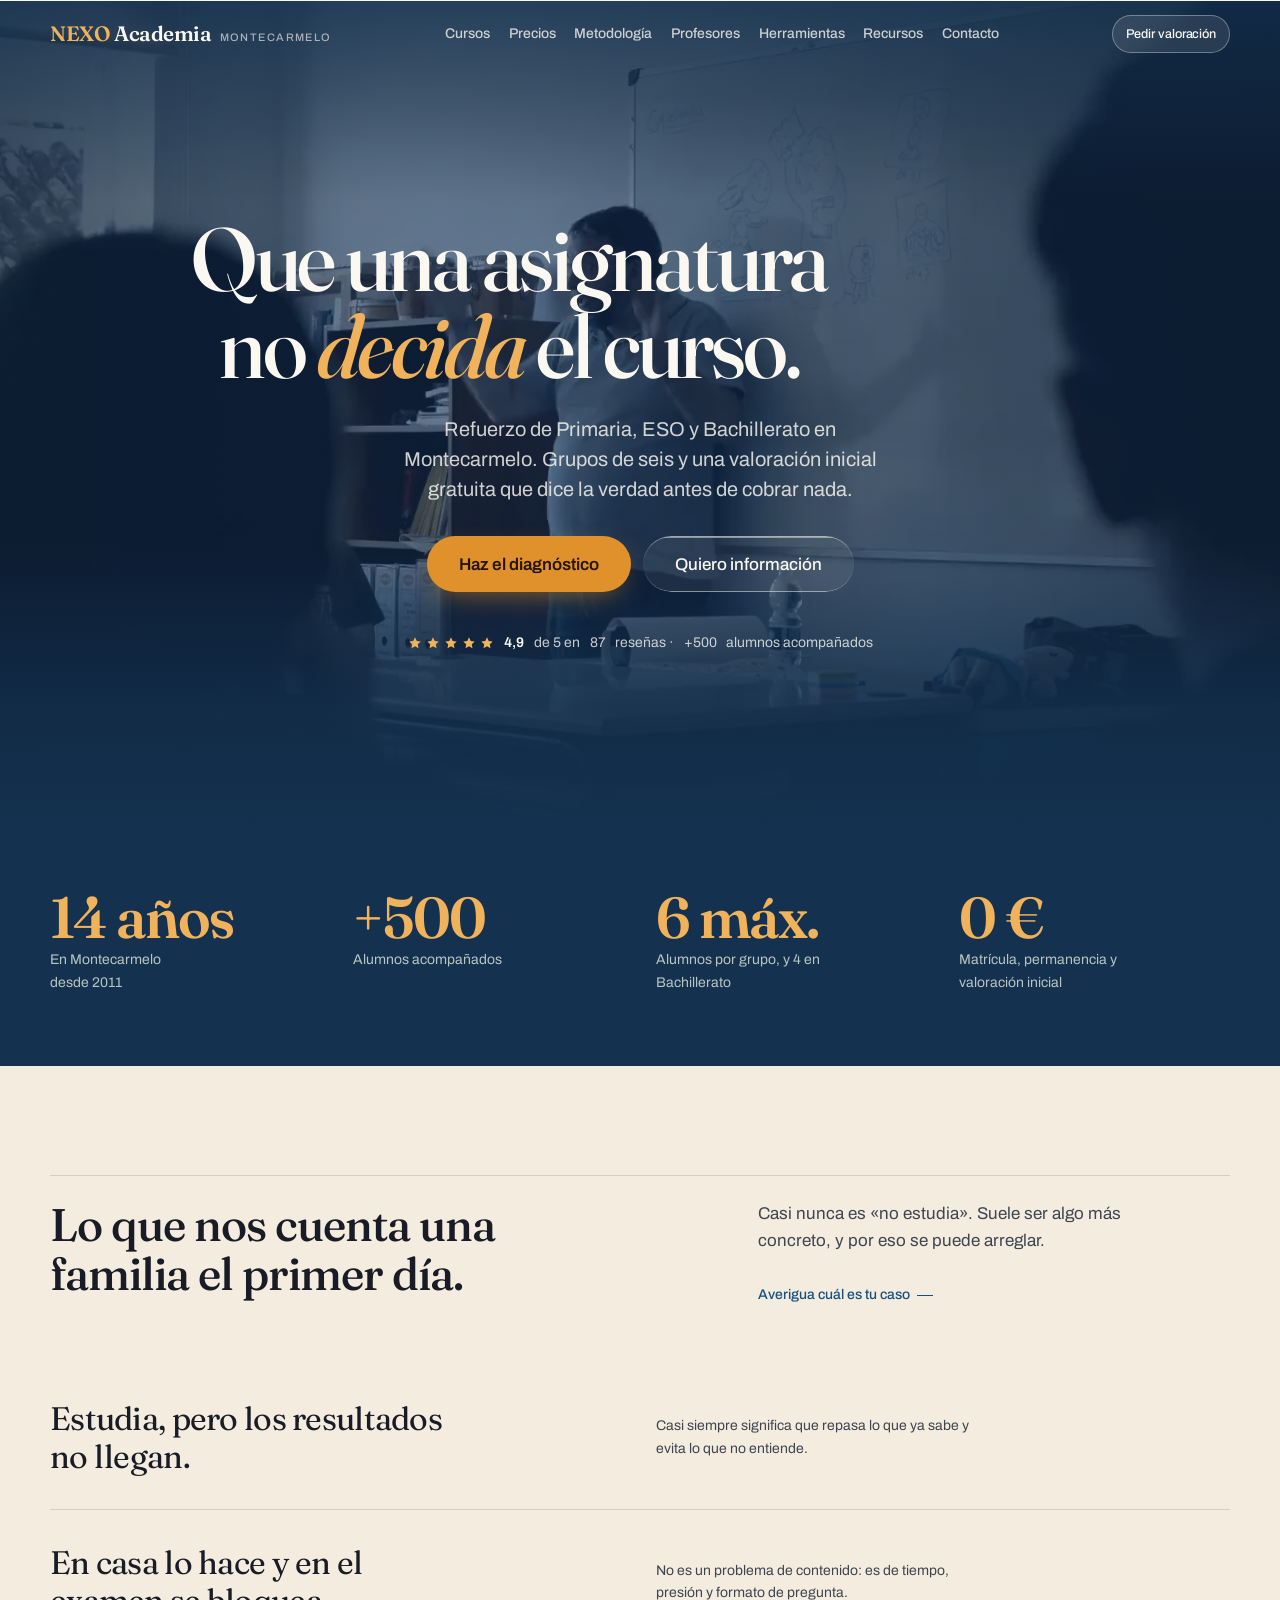
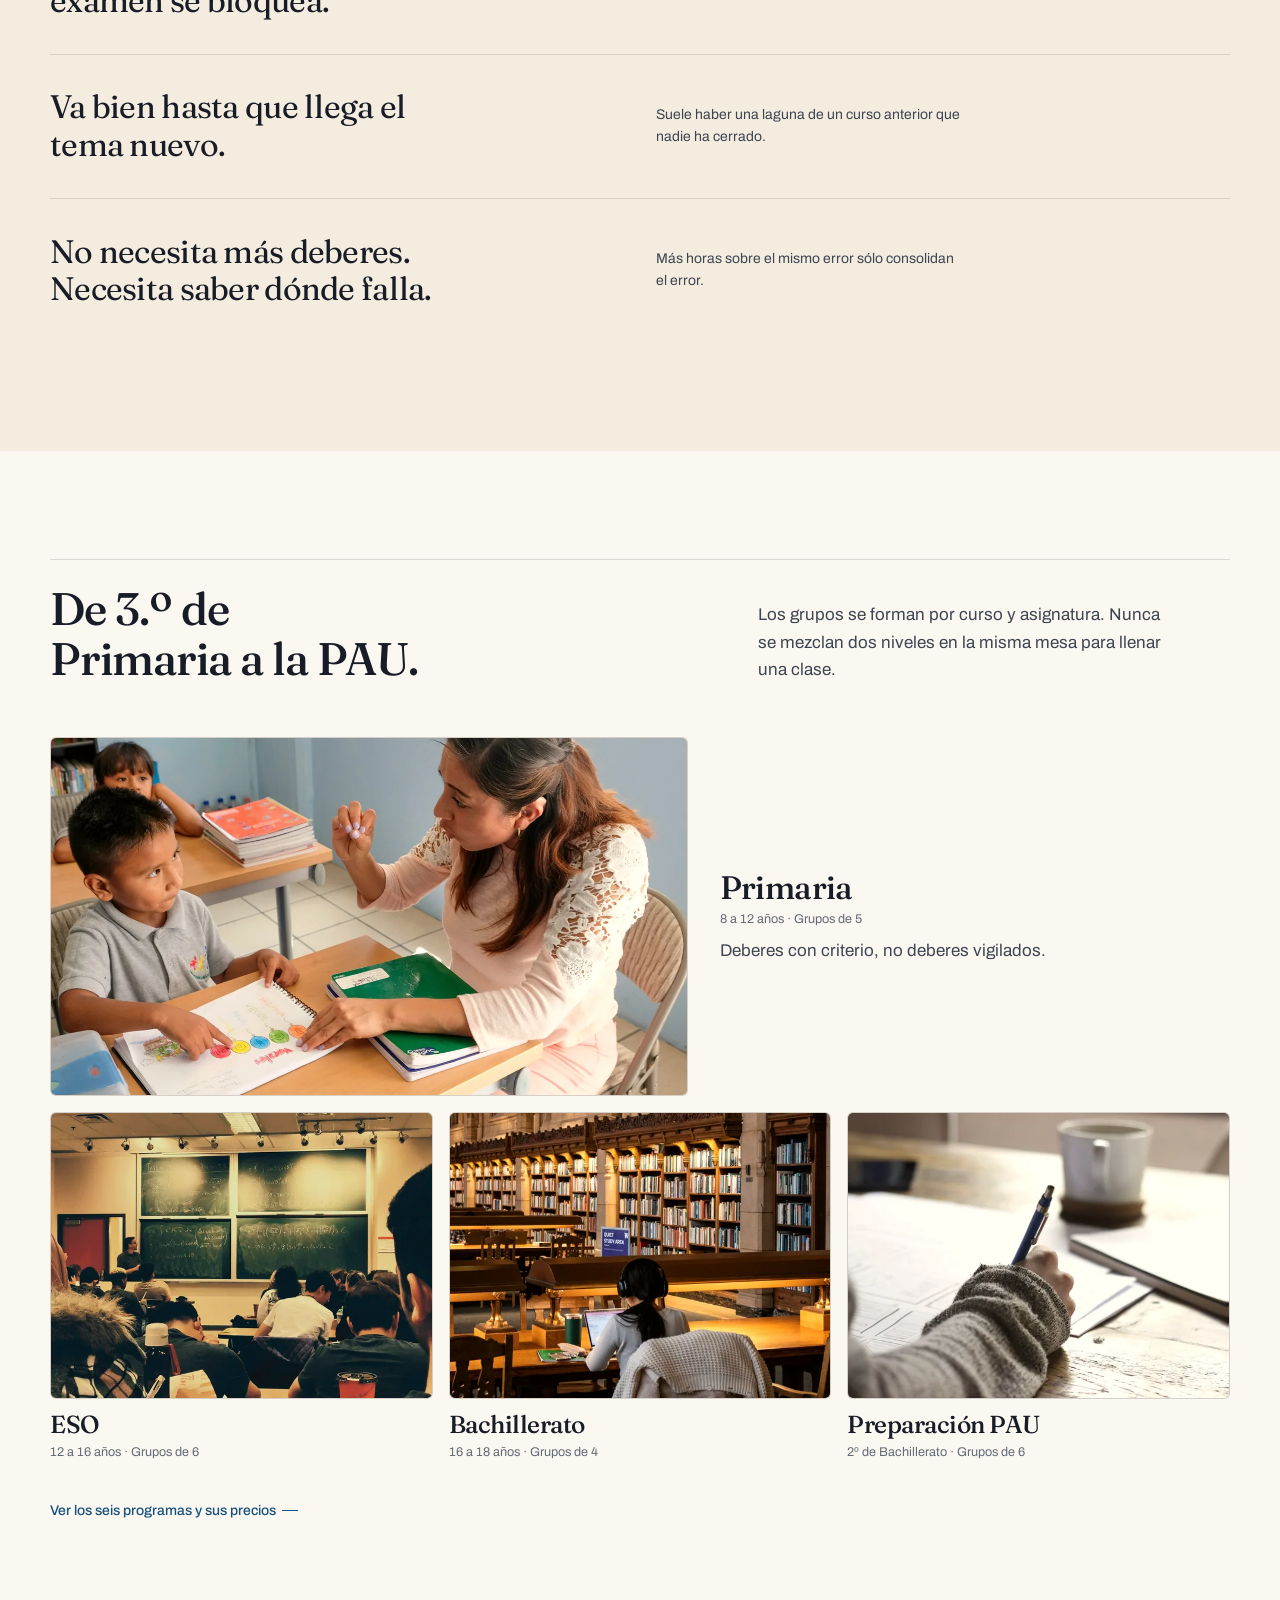
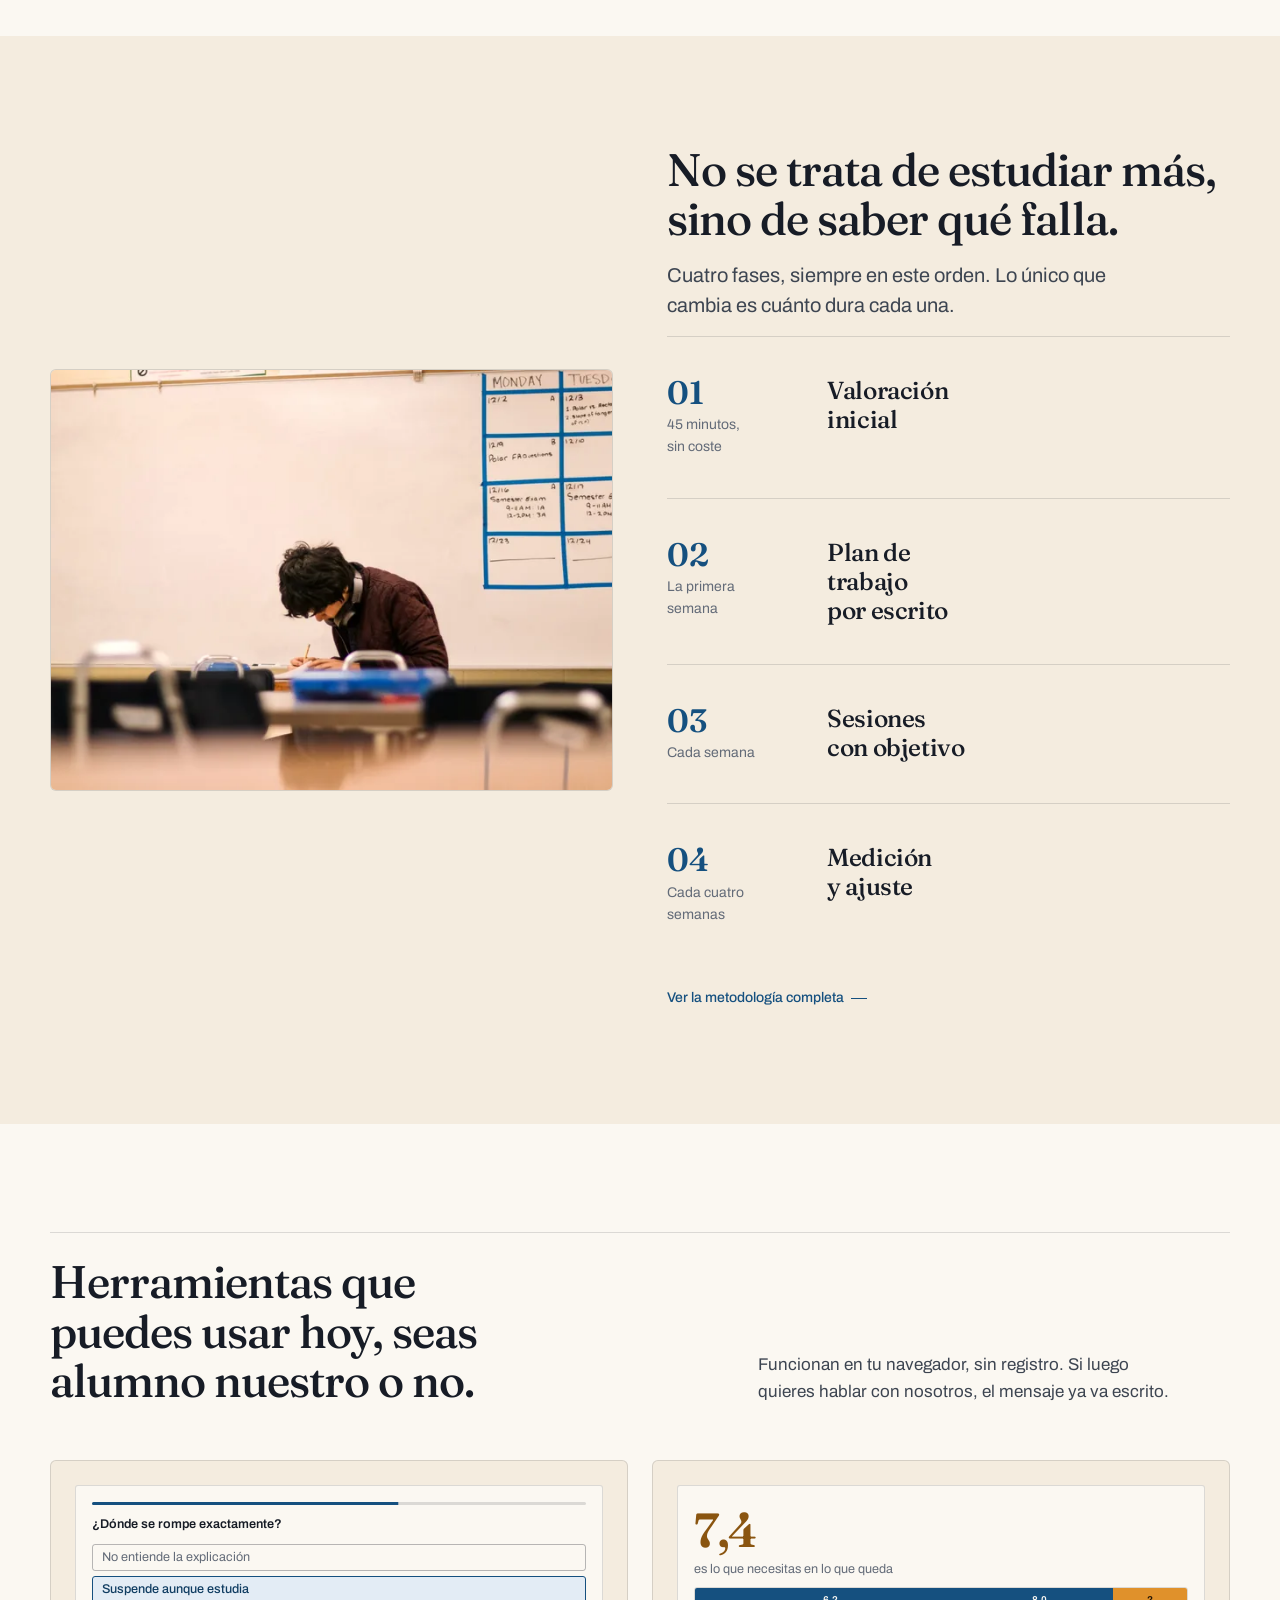
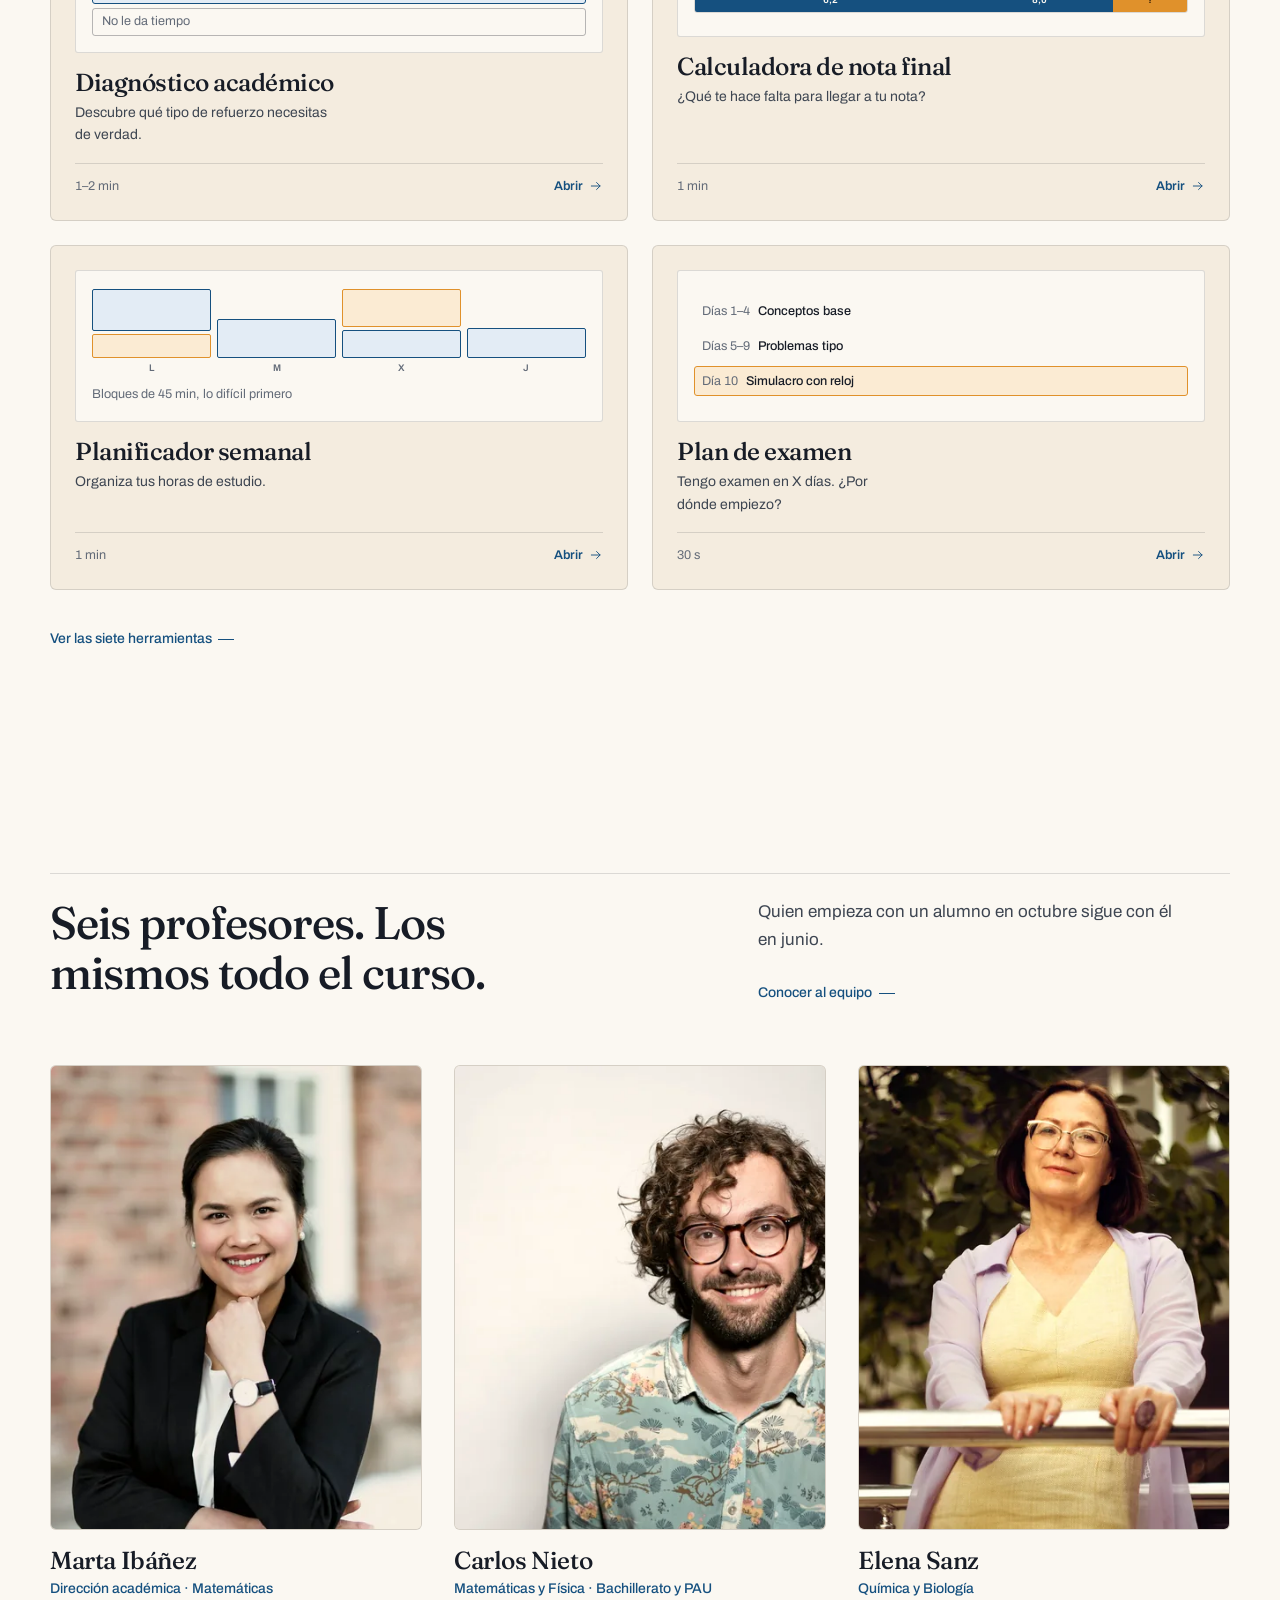
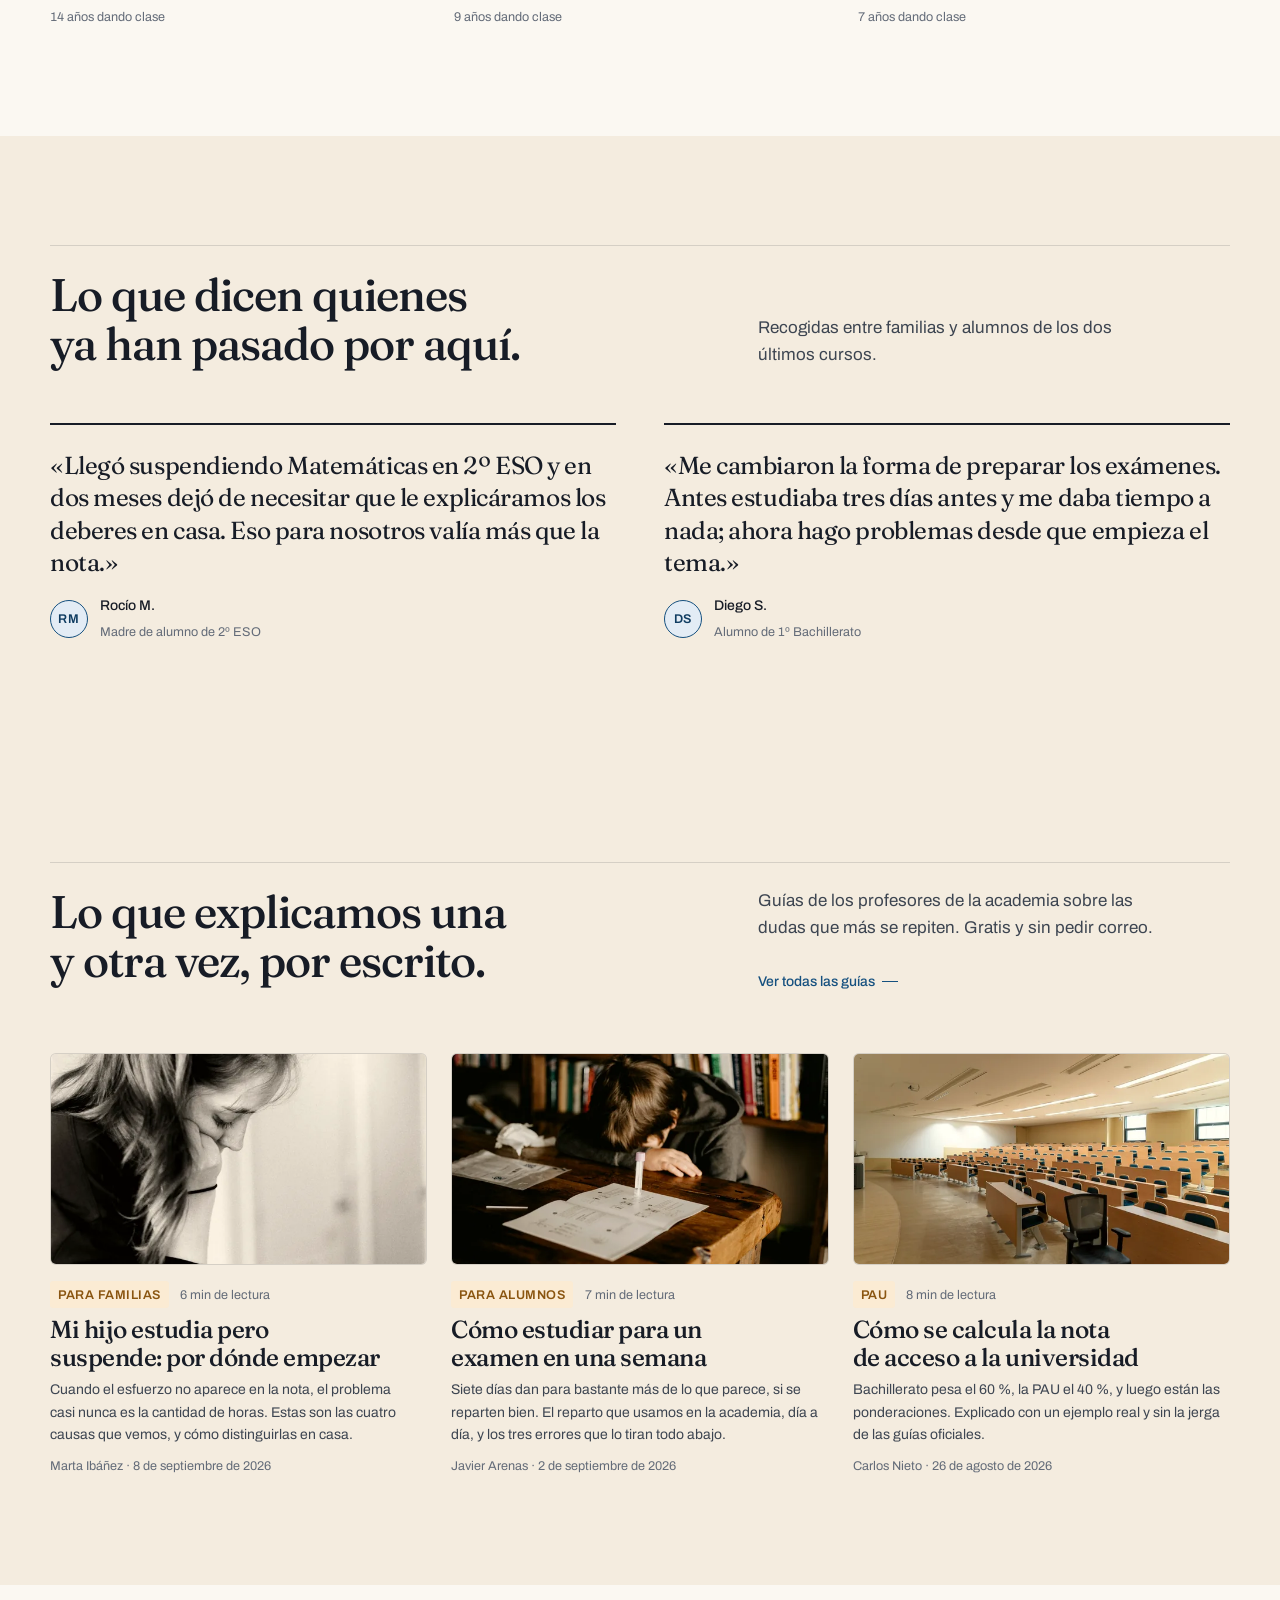
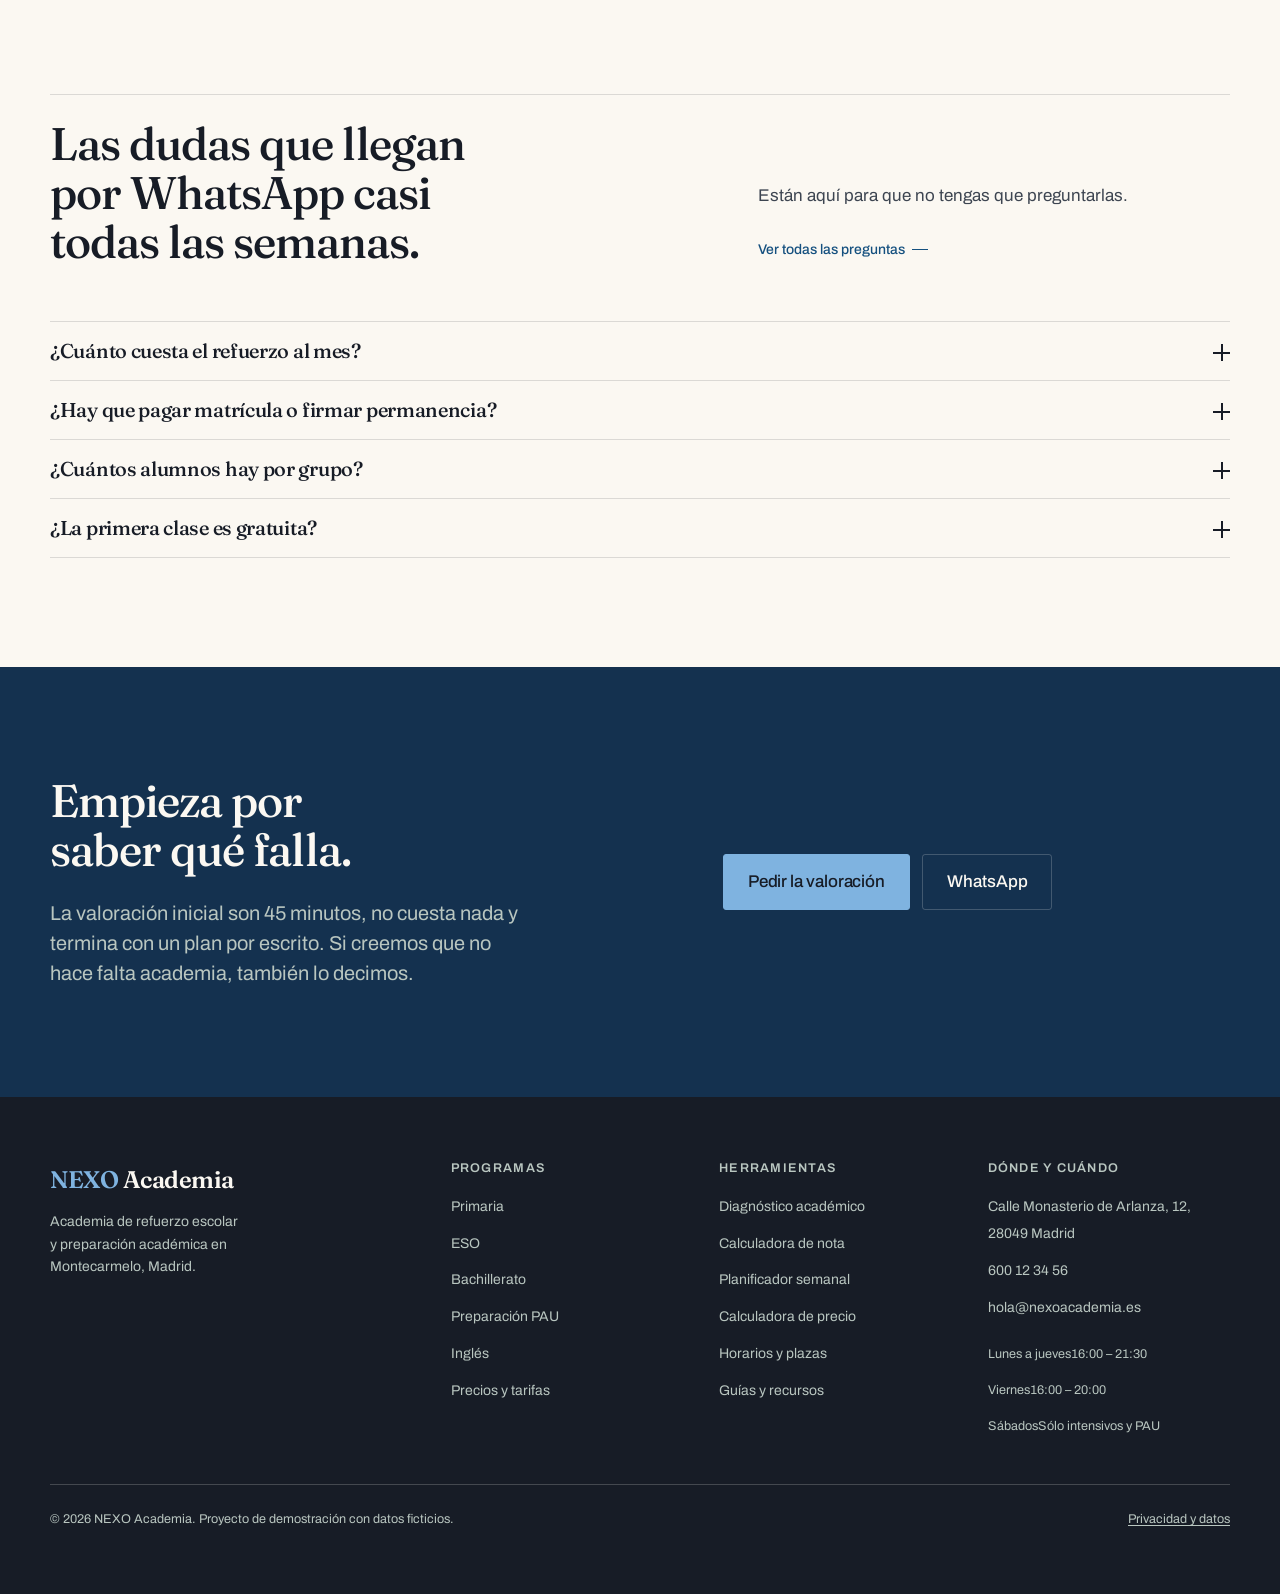
<file: index.html>
<!doctype html>
<html lang="es">
<head>
<meta charset="utf-8">
<meta name="viewport" content="width=device-width, initial-scale=1">
<title>NEXO Academia | Refuerzo escolar en Montecarmelo, Madrid</title>
<meta name="description" content="Academia de refuerzo de Primaria, ESO y Bachillerato en Montecarmelo (Madrid). Grupos de 6, seguimiento por escrito y preparación de PAU. Valoración inicial gratuita.">
<link rel="canonical" href="https://nexoacademia.es/">
<meta name="theme-color" content="#fbf8f2">

<meta property="og:type" content="website">
<meta property="og:site_name" content="NEXO Academia">
<meta property="og:locale" content="es_ES">
<meta property="og:title" content="NEXO Academia | Refuerzo escolar en Montecarmelo, Madrid">
<meta property="og:description" content="Refuerzo de Primaria, ESO y Bachillerato con grupos de 6 y seguimiento real. Haz el diagnóstico en un minuto.">
<meta property="og:url" content="https://nexoacademia.es/">
<meta property="og:image" content="https://nexoacademia.es/assets/images/og-nexo.png">
<meta property="og:image:width" content="1200">
<meta property="og:image:height" content="630">
<meta property="og:image:alt" content="NEXO Academia, refuerzo escolar en Montecarmelo, Madrid">
<meta name="twitter:card" content="summary_large_image">
<meta name="twitter:title" content="NEXO Academia | Refuerzo escolar en Montecarmelo, Madrid">
<meta name="twitter:description" content="Refuerzo de Primaria, ESO y Bachillerato con grupos de 6 y seguimiento real.">
<meta name="twitter:image" content="https://nexoacademia.es/assets/images/og-nexo.png">

<link rel="preload" as="image" href="assets/images/hero-poster.webp" fetchpriority="high">
<link rel="icon" href="assets/icons/favicon.svg" type="image/svg+xml">
<link rel="apple-touch-icon" href="assets/icons/favicon.svg">

<link rel="preconnect" href="https://fonts.googleapis.com">
<link rel="preconnect" href="https://fonts.gstatic.com" crossorigin>
<link rel="stylesheet" href="https://fonts.googleapis.com/css2?family=Archivo:wght@400..600&family=Fraunces:ital,opsz,wght@0,9..144,400..700;1,9..144,400..600&display=swap">
<link rel="stylesheet" href="css/main.css">
<link rel="stylesheet" href="css/components.css">
<link rel="stylesheet" href="css/responsive.css">

<script src="js/content.js" defer></script>
<script src="js/utils.js" defer></script>
<script src="js/render.js" defer></script>
<script src="js/main.js" defer></script>

<script type="application/ld+json">
{
  "@context": "https://schema.org",
  "@type": ["EducationalOrganization", "LocalBusiness"],
  "@id": "https://nexoacademia.es/#organizacion",
  "name": "NEXO Academia",
  "alternateName": "NEXO",
  "description": "Academia de refuerzo escolar y preparación académica en Montecarmelo, Madrid. Primaria, ESO, Bachillerato, PAU e inglés en grupos reducidos y clases individuales.",
  "url": "https://nexoacademia.es/",
  "telephone": "+34600123456",
  "email": "hola@nexoacademia.es",
  "foundingDate": "2011",
  "priceRange": "€€",
  "image": "https://nexoacademia.es/assets/images/og-nexo.png",
  "address": {
    "@type": "PostalAddress",
    "streetAddress": "Calle Monasterio de Arlanza, 12",
    "addressLocality": "Madrid",
    "addressRegion": "Comunidad de Madrid",
    "postalCode": "28049",
    "addressCountry": "ES"
  },
  "geo": { "@type": "GeoCoordinates", "latitude": 40.4917, "longitude": -3.6889 },
  "areaServed": [
    { "@type": "Place", "name": "Montecarmelo, Madrid" },
    { "@type": "Place", "name": "Las Tablas, Madrid" },
    { "@type": "Place", "name": "Fuencarral, Madrid" },
    { "@type": "Place", "name": "Mirasierra, Madrid" },
    { "@type": "Place", "name": "Sanchinarro, Madrid" }
  ],
  "openingHoursSpecification": [
    { "@type": "OpeningHoursSpecification", "dayOfWeek": ["Monday","Tuesday","Wednesday","Thursday"], "opens": "16:00", "closes": "21:30" },
    { "@type": "OpeningHoursSpecification", "dayOfWeek": ["Friday"], "opens": "16:00", "closes": "20:00" },
    { "@type": "OpeningHoursSpecification", "dayOfWeek": ["Saturday"], "opens": "10:00", "closes": "14:00" }
  ],
  "aggregateRating": {
    "@type": "AggregateRating",
    "ratingValue": "4.9",
    "reviewCount": "87",
    "bestRating": "5"
  },
  "hasOfferCatalog": {
    "@type": "OfferCatalog",
    "name": "Programas de refuerzo",
    "itemListElement": [
      { "@type": "Offer", "itemOffered": { "@type": "Course", "name": "Refuerzo de Primaria", "description": "Comprensión lectora, cálculo y hábito de trabajo para 3º a 6º de Primaria.", "provider": { "@id": "https://nexoacademia.es/#organizacion" } } },
      { "@type": "Offer", "itemOffered": { "@type": "Course", "name": "Refuerzo de ESO", "description": "Matemáticas, Física y Química, Inglés y Lengua de 1º a 4º de ESO en grupos de 6.", "provider": { "@id": "https://nexoacademia.es/#organizacion" } } },
      { "@type": "Offer", "itemOffered": { "@type": "Course", "name": "Refuerzo de Bachillerato", "description": "Grupos de 4 por asignatura y modalidad, con exámenes reales de curso.", "provider": { "@id": "https://nexoacademia.es/#organizacion" } } },
      { "@type": "Offer", "itemOffered": { "@type": "Course", "name": "Preparación PAU", "description": "Modelos oficiales de la Comunidad de Madrid y simulacros corregidos con criterio de examinador.", "provider": { "@id": "https://nexoacademia.es/#organizacion" } } }
    ]
  }
}
</script>
<script type="application/ld+json">
{
  "@context": "https://schema.org",
  "@type": "WebSite",
  "name": "NEXO Academia",
  "url": "https://nexoacademia.es/",
  "inLanguage": "es-ES",
  "publisher": { "@id": "https://nexoacademia.es/#organizacion" }
}
</script>
</head>

<body>
<a class="skip-link" href="#contenido">Saltar al contenido</a>

<header class="site-header" data-over="true">
  <div class="wrap site-header__inner">
    <a class="brand" href="index.html">
      <span><span class="brand__mark">NEXO</span> Academia</span>
      <span class="brand__sub">Montecarmelo</span>
    </a>

    <nav class="nav" aria-label="Principal">
      <a class="nav__link" href="cursos.html">Cursos</a>
      <a class="nav__link" href="precios.html">Precios</a>
      <a class="nav__link" href="metodologia.html">Metodología</a>
      <a class="nav__link" href="profesores.html">Profesores</a>
      <a class="nav__link" href="herramientas.html">Herramientas</a>
      <a class="nav__link" href="recursos/index.html">Recursos</a>
      <a class="nav__link" href="contacto.html">Contacto</a>
    </nav>

    <div class="header-actions">
      <a class="btn btn--sm" href="contacto.html">Pedir valoración</a>
      <button class="nav-toggle" type="button" aria-expanded="false" aria-controls="menu-movil" aria-label="Abrir menú">
        <span class="nav-toggle__bars" aria-hidden="true"></span>
      </button>
    </div>
  </div>
</header>

<div class="mobile-nav" id="menu-movil" data-open="false">
  <div class="wrap">
    <nav aria-label="Menú móvil">
      <a class="mobile-nav__link" href="cursos.html">Cursos <span>Primaria a PAU</span></a>
      <a class="mobile-nav__link" href="precios.html">Precios <span>Tarifas públicas</span></a>
      <a class="mobile-nav__link" href="metodologia.html">Metodología <span>Cómo trabajamos</span></a>
      <a class="mobile-nav__link" href="profesores.html">Profesores <span>6 personas</span></a>
      <a class="mobile-nav__link" href="herramientas.html">Herramientas <span>Gratuitas</span></a>
      <a class="mobile-nav__link" href="recursos/index.html">Recursos <span>Guías y consejos</span></a>
      <a class="mobile-nav__link" href="diagnostico.html">Diagnóstico <span>1–2 min</span></a>
      <a class="mobile-nav__link" href="contacto.html">Contacto <span>Montecarmelo</span></a>
    </nav>
    <div class="mobile-nav__actions">
      <a class="btn btn--lg" href="contacto.html">Pedir valoración gratuita</a>
      <a class="btn btn--ghost btn--lg" data-link="wa" data-wa-intro="Me gustaría información sobre las clases de refuerzo." href="#">Escribir por WhatsApp</a>
    </div>
  </div>
</div>

<main id="contenido">

  <!-- ─────────────────────────  HERO  ───────────────────────── -->
  <section class="hero-cine">
    <div class="hero-cine__media" aria-hidden="true"></div>
    <video class="hero-cine__video" muted loop playsinline preload="none"
           poster="assets/images/hero-poster.webp" aria-hidden="true" tabindex="-1"
           data-hero-video
           data-src="assets/video/hero.mp4"
           data-src-small="assets/video/hero-960.mp4"></video>
    <div class="hero-cine__scrim" aria-hidden="true"></div>

    <div class="wrap hero-cine__inner">
      <h1 class="hero-cine__title">Que una asignatura no <em>decida</em> el curso.</h1>

      <p class="hero-cine__lead">Refuerzo de Primaria, ESO y Bachillerato en Montecarmelo. Grupos de seis y una valoración inicial gratuita que dice la verdad antes de cobrar nada.</p>

      <div class="hero-cine__actions">
        <a class="btn-cine btn-cine--solid" href="diagnostico.html">Haz el diagnóstico</a>
        <a class="btn-cine btn-cine--glass glass" href="contacto.html">Quiero información</a>
      </div>

      <p class="hero-cine__proof">
        <span class="stars" role="img" aria-label="Valoración media de 4,9 sobre 5">
          <svg viewBox="0 0 24 24" fill="currentColor" aria-hidden="true"><path d="m12 3.5 2.6 5.4 5.9.8-4.3 4.1 1 5.9-5.2-2.8-5.2 2.8 1-5.9L3.5 9.7l5.9-.8L12 3.5Z"/></svg>
          <svg viewBox="0 0 24 24" fill="currentColor" aria-hidden="true"><path d="m12 3.5 2.6 5.4 5.9.8-4.3 4.1 1 5.9-5.2-2.8-5.2 2.8 1-5.9L3.5 9.7l5.9-.8L12 3.5Z"/></svg>
          <svg viewBox="0 0 24 24" fill="currentColor" aria-hidden="true"><path d="m12 3.5 2.6 5.4 5.9.8-4.3 4.1 1 5.9-5.2-2.8-5.2 2.8 1-5.9L3.5 9.7l5.9-.8L12 3.5Z"/></svg>
          <svg viewBox="0 0 24 24" fill="currentColor" aria-hidden="true"><path d="m12 3.5 2.6 5.4 5.9.8-4.3 4.1 1 5.9-5.2-2.8-5.2 2.8 1-5.9L3.5 9.7l5.9-.8L12 3.5Z"/></svg>
          <svg viewBox="0 0 24 24" fill="currentColor" aria-hidden="true"><path d="m12 3.5 2.6 5.4 5.9.8-4.3 4.1 1 5.9-5.2-2.8-5.2 2.8 1-5.9L3.5 9.7l5.9-.8L12 3.5Z"/></svg>
        </span>
        <b data-academy="stats.rating">4,9</b> de 5 en <span data-academy="stats.reviews">87</span> reseñas · <span data-academy="stats.students">+500</span> alumnos acompañados
      </p>
    </div>

    <button class="hero-cine__toggle glass" type="button" data-hero-toggle hidden
            aria-label="Pausar el vídeo de fondo">
      <svg viewBox="0 0 24 24" fill="currentColor" aria-hidden="true" data-icon-pause><path d="M8 5h3v14H8zM13 5h3v14h-3z"/></svg>
      <svg viewBox="0 0 24 24" fill="currentColor" aria-hidden="true" data-icon-play hidden><path d="M8 5.2v13.6L19 12z"/></svg>
    </button>
  </section>

  <!-- ────────────────────────  CIFRAS  ─────────────────────── -->
  <section class="section-tight section--ink on-ink">
    <div class="wrap">
      <h2 class="visually-hidden">La academia en cifras</h2>
      <div class="stats">
        <div class="stat">
          <p class="stat__n"><span data-academy="stats.years">14</span> años</p>
          <p class="stat__k">En Montecarmelo desde 2011</p>
        </div>
        <div class="stat">
          <p class="stat__n" data-academy="stats.students">+500</p>
          <p class="stat__k">Alumnos acompañados</p>
        </div>
        <div class="stat">
          <p class="stat__n"><span data-academy="stats.group">6</span> máx.</p>
          <p class="stat__k">Alumnos por grupo, y 4 en Bachillerato</p>
        </div>
        <div class="stat">
          <p class="stat__n">0 €</p>
          <p class="stat__k">Matrícula, permanencia y valoración inicial</p>
        </div>
      </div>
    </div>
  </section>

  <!-- ────────────────────────  SÍNTOMAS  ─────────────────────── -->
  <section class="section section--paper2">
    <div class="wrap">
      <div class="s-head">
        <h2 class="s-head__title">Lo que nos cuenta una familia el primer día.</h2>
        <div class="s-head__aside">
          <p>Casi nunca es «no estudia». Suele ser algo más concreto, y por eso se puede arreglar.</p>
          <p class="mt-5"><a class="link-arrow" href="diagnostico.html">Averigua cuál es tu caso</a></p>
        </div>
      </div>
      <div class="symptoms" data-render="symptoms"></div>
    </div>
  </section>

  <!-- ───────────────────────  PROGRAMAS  ─────────────────────── -->
  <section class="section">
    <div class="wrap">
      <div class="s-head">
        <h2 class="s-head__title">De 3.º de Primaria a la PAU.</h2>
        <div class="s-head__aside">
          <p>Los grupos se forman por curso y asignatura. Nunca se mezclan dos niveles en la misma mesa para llenar una clase.</p>
        </div>
      </div>
      <div class="pcards" data-render="program-cards"></div>
      <p class="mt-6"><a class="link-arrow" href="cursos.html">Ver los seis programas y sus precios</a></p>
    </div>
  </section>

  <!-- ─────────────────────────  MÉTODO  ──────────────────────── -->
  <section class="section section--paper2">
    <div class="wrap media media--flip">
      <div class="media__text">
        <h2>No se trata de estudiar más, sino de saber qué falla.</h2>
        <p class="lead">Cuatro fases, siempre en este orden. Lo único que cambia es cuánto dura cada una.</p>
        <div class="method" data-render="method" data-brief="true"></div>
        <p><a class="link-arrow" href="metodologia.html">Ver la metodología completa</a></p>
      </div>
      <div class="shot shot--photo">
        <img src="assets/images/estudio.webp"
             srcset="assets/images/estudio-640.webp 640w, assets/images/estudio.webp 1200w"
             sizes="(min-width: 58rem) 34rem, 92vw"
             width="1200" height="900" loading="lazy" decoding="async"
             alt="Alumno resolviendo una prueba escrita en su pupitre">
      </div>
    </div>
  </section>

  <!-- ──────────────────────  HERRAMIENTAS  ───────────────────── -->
  <section class="section" id="herramientas">
    <div class="wrap">
      <div class="s-head">
        <h2 class="s-head__title">Herramientas que puedes usar hoy, seas alumno nuestro o no.</h2>
        <div class="s-head__aside">
          <p>Funcionan en tu navegador, sin registro. Si luego quieres hablar con nosotros, el mensaje ya va escrito.</p>
        </div>
      </div>
      <div class="tcards" data-render="tool-cards" data-limit="4"></div>
      <p class="mt-6"><a class="link-arrow" href="herramientas.html">Ver las siete herramientas</a></p>
    </div>
  </section>

  <!-- ──────────────────────  PROFESORADO  ────────────────────── -->
  <section class="section">
    <div class="wrap">
      <div class="s-head">
        <h2 class="s-head__title">Seis profesores. Los mismos todo el curso.</h2>
        <div class="s-head__aside">
          <p>Quien empieza con un alumno en octubre sigue con él en junio.</p>
          <p class="mt-5"><a class="link-arrow" href="profesores.html">Conocer al equipo</a></p>
        </div>
      </div>
      <div class="teachers" data-render="teachers" data-limit="3" data-brief="true"></div>
    </div>
  </section>

  <!-- ───────────────────────  OPINIONES  ─────────────────────── -->
  <section class="section section--paper2">
    <div class="wrap">
      <div class="s-head">
        <h2 class="s-head__title">Lo que dicen quienes ya han pasado por aquí.</h2>
        <div class="s-head__aside">
          <p>Recogidas entre familias y alumnos de los dos últimos cursos.</p>
        </div>
      </div>
      <div class="quotes" data-render="testimonials" data-limit="2"></div>
    </div>
  </section>

  <!-- ────────────────────────  RECURSOS  ─────────────────────── -->
  <section class="section section--paper2">
    <div class="wrap">
      <div class="s-head">
        <h2 class="s-head__title">Lo que explicamos una y otra vez, por escrito.</h2>
        <div class="s-head__aside">
          <p>Guías de los profesores de la academia sobre las dudas que más se repiten. Gratis y sin pedir correo.</p>
          <p class="mt-5"><a class="link-arrow" href="recursos/index.html">Ver todas las guías</a></p>
        </div>
      </div>
      <div class="acards" data-render="article-list" data-limit="3" data-base=""></div>
    </div>
  </section>

  <!-- ───────────────────────  PREGUNTAS  ─────────────────────── -->
  <section class="section">
    <div class="wrap">
      <div class="s-head">
        <h2 class="s-head__title">Las dudas que llegan por WhatsApp casi todas las semanas.</h2>
        <div class="s-head__aside">
          <p>Están aquí para que no tengas que preguntarlas.</p>
          <p class="mt-5"><a class="link-arrow" href="contacto.html#preguntas">Ver todas las preguntas</a></p>
        </div>
      </div>
      <div class="accordion" data-render="faqs" data-limit="4"></div>
    </div>
  </section>

  <!-- ────────────────────────  CIERRE  ───────────────────────── -->
  <section class="section section--ink on-ink">
    <div class="wrap closer">
      <div>
        <h2 class="closer__title">Empieza por saber qué falla.</h2>
        <p class="lead mt-5">La valoración inicial son 45 minutos, no cuesta nada y termina con un plan por escrito. Si creemos que no hace falta academia, también lo decimos.</p>
      </div>
      <div class="closer__actions">
        <a class="btn btn--lg" href="contacto.html">Pedir la valoración</a>
        <a class="btn btn--ghost btn--lg" data-link="wa" data-wa-intro="Me gustaría pedir una valoración inicial." href="#">WhatsApp</a>
      </div>
    </div>
  </section>

</main>


<footer class="site-footer">
  <div class="wrap">
    <div class="footer-grid">
      <div class="footer-col footer-brand">
        <a class="brand" href="index.html"><span><span class="brand__mark">NEXO</span> Academia</span></a>
        <p data-academy="brand.descriptor">Academia de refuerzo escolar y preparación académica en Montecarmelo, Madrid.</p>
      </div>

      <div class="footer-col">
        <h3>Programas</h3>
        <ul>
          <li><a href="cursos.html#programa-primaria">Primaria</a></li>
          <li><a href="cursos.html#programa-eso">ESO</a></li>
          <li><a href="cursos.html#programa-bachillerato">Bachillerato</a></li>
          <li><a href="cursos.html#programa-pau">Preparación PAU</a></li>
          <li><a href="cursos.html#programa-ingles">Inglés</a></li>
          <li><a href="precios.html">Precios y tarifas</a></li>
        </ul>
      </div>

      <div class="footer-col">
        <h3>Herramientas</h3>
        <ul>
          <li><a href="diagnostico.html">Diagnóstico académico</a></li>
          <li><a href="herramientas.html#nota">Calculadora de nota</a></li>
          <li><a href="herramientas.html#planner">Planificador semanal</a></li>
          <li><a href="herramientas.html#precio">Calculadora de precio</a></li>
          <li><a href="herramientas.html#plazas">Horarios y plazas</a></li>
          <li><a href="recursos/index.html">Guías y recursos</a></li>
        </ul>
      </div>

      <div class="footer-col">
        <h3>Dónde y cuándo</h3>
        <ul>
          <li><a data-link="maps" href="#" rel="noopener"><span data-academy="contact.street">Calle Monasterio de Arlanza, 12</span>, <span data-academy="contact.city">28049 Madrid</span></a></li>
          <li><a data-link="tel" href="#"><span data-academy="contact.phone">600 12 34 56</span></a></li>
          <li><a data-link="mail" href="#"><span data-academy="contact.email">hola@nexoacademia.es</span></a></li>
        </ul>
        <ul class="mt-5" data-render="hours" style="font-size:var(--step--2);color:var(--tx-2-on-ink);display:grid;gap:.4rem"></ul>
      </div>
    </div>

    <div class="footer-bottom">
      <p>© <span data-academy="year">2026</span> NEXO Academia. Proyecto de demostración con datos ficticios.</p>
      <p><a href="privacidad.html">Privacidad y datos</a></p>
    </div>
  </div>
</footer>

<div class="sticky-cta">
  <a class="btn" href="contacto.html">Pedir valoración</a>
  <a class="btn btn--ghost" data-link="wa" data-wa-intro="Me gustaría información sobre las clases de refuerzo." href="#">WhatsApp</a>
</div>

<a class="wa-float" data-wa-context="Escribo desde vuestra web." href="#" aria-label="Escribir por WhatsApp">
  <svg viewBox="0 0 24 24" fill="none" stroke="currentColor" stroke-width="1.7" stroke-linecap="round" stroke-linejoin="round" aria-hidden="true">
    <path d="M3.5 20.5 5 16a8.5 8.5 0 1 1 3.2 3.1l-4.7 1.4Z"/>
    <path d="M9 9.5c0 3 2.5 5.5 5.5 5.5.6 0 1-.4 1-.9l-.2-1-1.6-.5-.8.9a5.7 5.7 0 0 1-2.4-2.4l.9-.8-.5-1.6-1-.2c-.5 0-.9.4-.9 1Z"/>
  </svg>
  <span>WhatsApp</span>
</a>

</body>
</html>
</file>
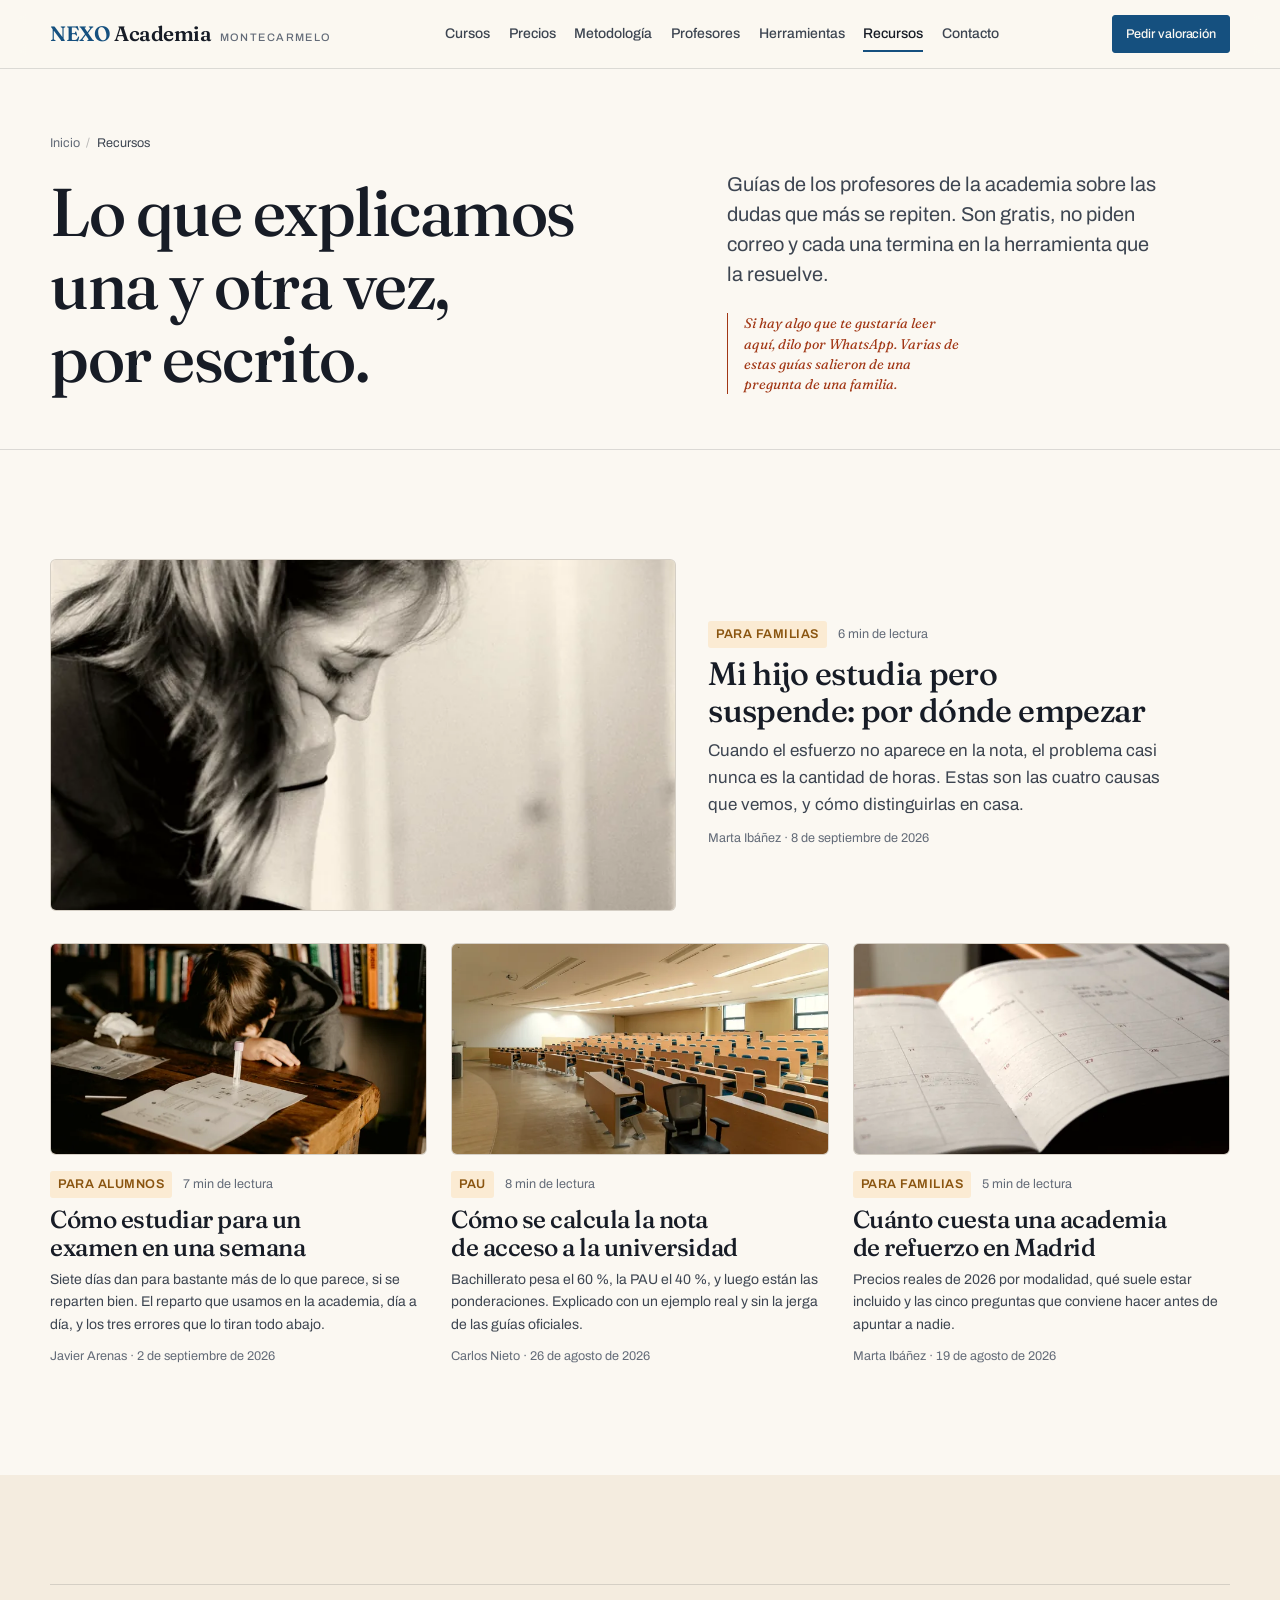
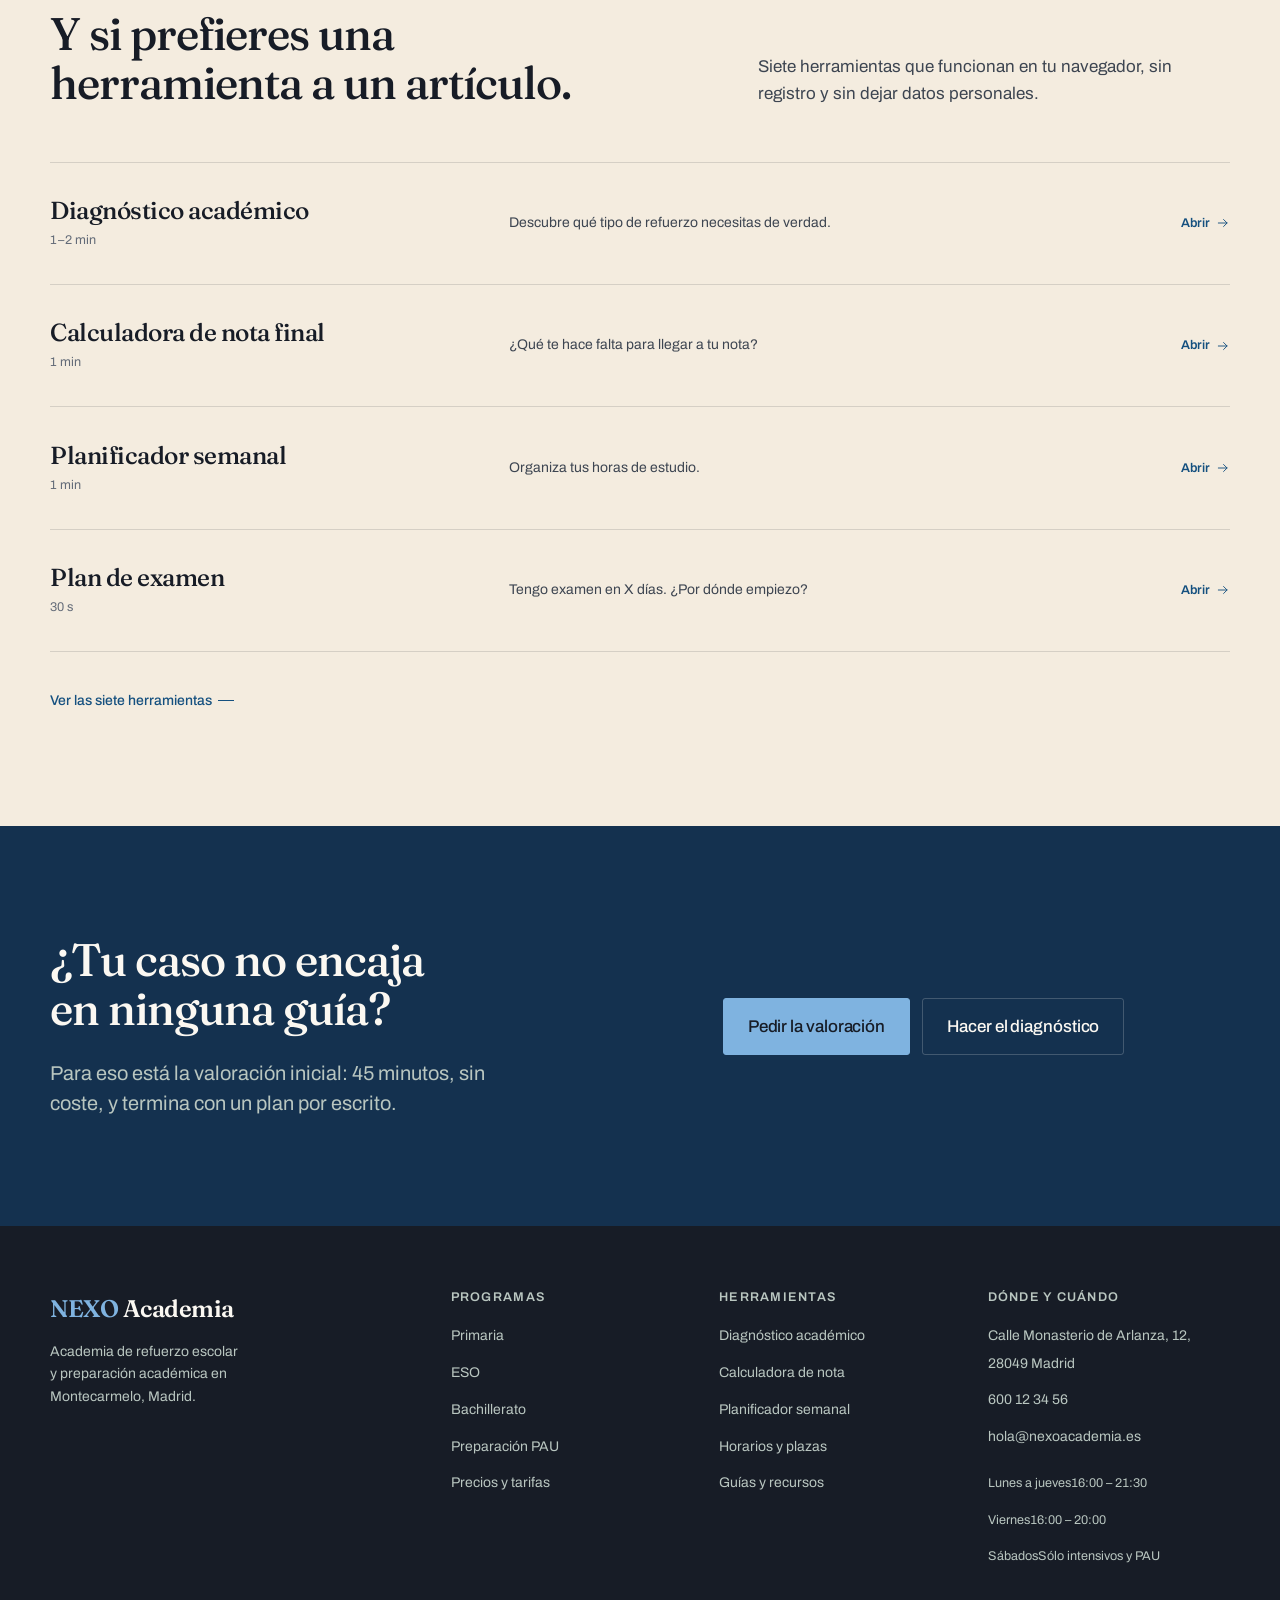
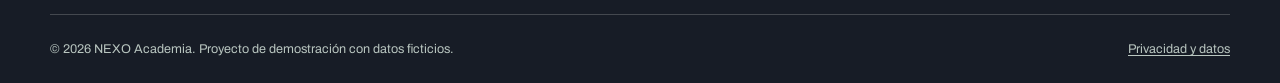
<file: recursos/index.html>
<!doctype html>
<html lang="es">
<head>
<meta charset="utf-8">
<meta name="viewport" content="width=device-width, initial-scale=1">
<title>Recursos y guías de estudio | NEXO Academia</title>
<meta name="description" content="Guías escritas por los profesores de la academia: cómo estudiar para un examen, cómo se calcula la nota de acceso a la universidad y qué hacer cuando se estudia pero se suspende.">
<link rel="canonical" href="https://nexoacademia.es/recursos/index.html">
<meta name="theme-color" content="#fbf8f2">

<meta property="og:type" content="article">
<meta property="og:site_name" content="NEXO Academia">
<meta property="og:locale" content="es_ES">
<meta property="og:title" content="Recursos y guías de estudio | NEXO Academia">
<meta property="og:description" content="Guías escritas por los profesores de la academia: cómo estudiar para un examen, cómo se calcula la nota de acceso a la universidad y qué hacer cuando se estudia pero se suspende.">
<meta property="og:url" content="https://nexoacademia.es/recursos/index.html">
<meta property="og:image" content="https://nexoacademia.es/assets/images/art-suspende.webp">
<meta name="twitter:card" content="summary_large_image">

<link rel="icon" href="../assets/icons/favicon.svg" type="image/svg+xml">
<link rel="preconnect" href="https://fonts.googleapis.com">
<link rel="preconnect" href="https://fonts.gstatic.com" crossorigin>
<link rel="stylesheet" href="https://fonts.googleapis.com/css2?family=Archivo:wght@400..600&family=Fraunces:ital,opsz,wght@0,9..144,400..700;1,9..144,400..600&display=swap">
<link rel="stylesheet" href="../css/main.css">
<link rel="stylesheet" href="../css/components.css">
<link rel="stylesheet" href="../css/responsive.css">

<script src="../js/content.js" defer></script>
<script src="../js/utils.js" defer></script>
<script src="../js/render.js" defer></script>
<script src="../js/main.js" defer></script>

<script type="application/ld+json">
{
  "@context": "https://schema.org",
  "@type": "Blog",
  "name": "Recursos de NEXO Academia",
  "url": "https://nexoacademia.es/recursos/index.html",
  "inLanguage": "es-ES",
  "publisher": {
    "@type": "EducationalOrganization",
    "name": "NEXO Academia",
    "url": "https://nexoacademia.es/"
  },
  "blogPost": [
    {
      "@type": "BlogPosting",
      "headline": "Mi hijo estudia pero suspende: por dónde empezar",
      "url": "https://nexoacademia.es/recursos/mi-hijo-estudia-pero-suspende.html",
      "datePublished": "2026-09-08",
      "author": {
        "@type": "Person",
        "name": "Marta Ibáñez"
      }
    },
    {
      "@type": "BlogPosting",
      "headline": "Cómo estudiar para un examen en una semana",
      "url": "https://nexoacademia.es/recursos/estudiar-para-un-examen-en-una-semana.html",
      "datePublished": "2026-09-02",
      "author": {
        "@type": "Person",
        "name": "Javier Arenas"
      }
    },
    {
      "@type": "BlogPosting",
      "headline": "Cómo se calcula la nota de acceso a la universidad",
      "url": "https://nexoacademia.es/recursos/nota-de-acceso-pau-madrid.html",
      "datePublished": "2026-08-26",
      "author": {
        "@type": "Person",
        "name": "Carlos Nieto"
      }
    },
    {
      "@type": "BlogPosting",
      "headline": "Cuánto cuesta una academia de refuerzo en Madrid",
      "url": "https://nexoacademia.es/recursos/cuanto-cuesta-una-academia-en-madrid.html",
      "datePublished": "2026-08-19",
      "author": {
        "@type": "Person",
        "name": "Marta Ibáñez"
      }
    }
  ]
}
</script>
<script type="application/ld+json">
{
  "@context": "https://schema.org",
  "@type": "BreadcrumbList",
  "itemListElement": [
    {
      "@type": "ListItem",
      "position": 1,
      "name": "Inicio",
      "item": "https://nexoacademia.es/"
    },
    {
      "@type": "ListItem",
      "position": 2,
      "name": "Recursos",
      "item": "https://nexoacademia.es/recursos/index.html"
    }
  ]
}
</script>
</head>

<body>
<a class="skip-link" href="#contenido">Saltar al contenido</a>

<header class="site-header">
  <div class="wrap site-header__inner">
    <a class="brand" href="../index.html">
      <span><span class="brand__mark">NEXO</span> Academia</span>
      <span class="brand__sub">Montecarmelo</span>
    </a>
    <nav class="nav" aria-label="Principal">
      <a class="nav__link" href="../cursos.html">Cursos</a>
      <a class="nav__link" href="../precios.html">Precios</a>
      <a class="nav__link" href="../metodologia.html">Metodología</a>
      <a class="nav__link" href="../profesores.html">Profesores</a>
      <a class="nav__link" href="../herramientas.html">Herramientas</a>
      <a class="nav__link" href="index.html">Recursos</a>
      <a class="nav__link" href="../contacto.html">Contacto</a>
    </nav>
    <div class="header-actions">
      <a class="btn btn--sm" href="../contacto.html">Pedir valoración</a>
      <button class="nav-toggle" type="button" aria-expanded="false" aria-controls="menu-movil" aria-label="Abrir menú">
        <span class="nav-toggle__bars" aria-hidden="true"></span>
      </button>
    </div>
  </div>
</header>

<div class="mobile-nav" id="menu-movil" data-open="false">
  <div class="wrap">
    <nav aria-label="Menú móvil">
      <a class="mobile-nav__link" href="../cursos.html">Cursos <span>Primaria a PAU</span></a>
      <a class="mobile-nav__link" href="../precios.html">Precios <span>Tarifas públicas</span></a>
      <a class="mobile-nav__link" href="../metodologia.html">Metodología <span>Cómo trabajamos</span></a>
      <a class="mobile-nav__link" href="../profesores.html">Profesores <span>6 personas</span></a>
      <a class="mobile-nav__link" href="../herramientas.html">Herramientas <span>Gratuitas</span></a>
      <a class="mobile-nav__link" href="index.html">Recursos <span>Guías y consejos</span></a>
      <a class="mobile-nav__link" href="../diagnostico.html">Diagnóstico <span>1–2 min</span></a>
      <a class="mobile-nav__link" href="../contacto.html">Contacto <span>Montecarmelo</span></a>
    </nav>
    <div class="mobile-nav__actions">
      <a class="btn btn--lg" href="../contacto.html">Pedir valoración gratuita</a>
      <a class="btn btn--ghost btn--lg" data-link="wa" data-wa-intro="Me gustaría información sobre las clases de refuerzo." href="#">Escribir por WhatsApp</a>
    </div>
  </div>
</div>

<main id="contenido">
  <div class="page-head">
    <div class="wrap">
      <nav aria-label="Migas de pan">
        <ol class="crumbs">
          <li><a href="../index.html">Inicio</a></li>
          <li><span aria-current="page">Recursos</span></li>
        </ol>
      </nav>
      <div class="page-head__grid">
        <h1>Lo que explicamos una y otra vez, por escrito.</h1>
        <div>
          <p class="lead">Guías de los profesores de la academia sobre las dudas que más se repiten. Son gratis, no piden correo y cada una termina en la herramienta que la resuelve.</p>
          <p class="marginalia mt-5">Si hay algo que te gustaría leer aquí, dilo por WhatsApp. Varias de estas guías salieron de una pregunta de una familia.</p>
        </div>
      </div>
    </div>
  </div>

  <section class="section">
    <div class="wrap">
      <h2 class="visually-hidden">Todas las guías</h2>
      <div class="acards" data-render="article-list" data-base="../" data-lead="true"></div>
    </div>
  </section>

  <section class="section section--paper2">
    <div class="wrap">
      <div class="s-head">
        <h2 class="s-head__title">Y si prefieres una herramienta a un artículo.</h2>
        <div class="s-head__aside">
          <p>Siete herramientas que funcionan en tu navegador, sin registro y sin dejar datos personales.</p>
        </div>
      </div>
      <div class="tool-index" data-render="tool-index" data-limit="4" data-brief="true"></div>
      <p class="mt-6"><a class="link-arrow" href="../herramientas.html">Ver las siete herramientas</a></p>
    </div>
  </section>

  <section class="section section--ink on-ink">
    <div class="wrap closer">
      <div>
        <h2 class="closer__title">¿Tu caso no encaja en ninguna guía?</h2>
        <p class="lead mt-5">Para eso está la valoración inicial: 45 minutos, sin coste, y termina con un plan por escrito.</p>
      </div>
      <div class="closer__actions">
        <a class="btn btn--lg" href="../contacto.html">Pedir la valoración</a>
        <a class="btn btn--ghost btn--lg" href="../diagnostico.html">Hacer el diagnóstico</a>
      </div>
    </div>
  </section>
</main>

<footer class="site-footer">
  <div class="wrap">
    <div class="footer-grid">
      <div class="footer-col footer-brand">
        <a class="brand" href="../index.html"><span><span class="brand__mark">NEXO</span> Academia</span></a>
        <p data-academy="brand.descriptor"></p>
      </div>
      <div class="footer-col">
        <h3>Programas</h3>
        <ul>
          <li><a href="../cursos.html#programa-primaria">Primaria</a></li>
          <li><a href="../cursos.html#programa-eso">ESO</a></li>
          <li><a href="../cursos.html#programa-bachillerato">Bachillerato</a></li>
          <li><a href="../cursos.html#programa-pau">Preparación PAU</a></li>
          <li><a href="../precios.html">Precios y tarifas</a></li>
        </ul>
      </div>
      <div class="footer-col">
        <h3>Herramientas</h3>
        <ul>
          <li><a href="../diagnostico.html">Diagnóstico académico</a></li>
          <li><a href="../herramientas.html#nota">Calculadora de nota</a></li>
          <li><a href="../herramientas.html#planner">Planificador semanal</a></li>
          <li><a href="../herramientas.html#plazas">Horarios y plazas</a></li>
          <li><a href="index.html">Guías y recursos</a></li>
        </ul>
      </div>
      <div class="footer-col">
        <h3>Dónde y cuándo</h3>
        <ul>
          <li><a data-link="maps" href="#" rel="noopener"><span data-academy="contact.street"></span>, <span data-academy="contact.city"></span></a></li>
          <li><a data-link="tel" href="#"><span data-academy="contact.phone"></span></a></li>
          <li><a data-link="mail" href="#"><span data-academy="contact.email"></span></a></li>
        </ul>
        <ul class="mt-5" data-render="hours" style="font-size:var(--step--2);color:var(--tx-2-on-ink);display:grid;gap:.4rem"></ul>
      </div>
    </div>
    <div class="footer-bottom">
      <p>© <span data-academy="year"></span> NEXO Academia. Proyecto de demostración con datos ficticios.</p>
      <p><a href="../privacidad.html">Privacidad y datos</a></p>
    </div>
  </div>
</footer>

<a class="wa-float" data-wa-context="Escribo desde vuestra web." href="#" aria-label="Escribir por WhatsApp">
  <svg viewBox="0 0 24 24" fill="none" stroke="currentColor" stroke-width="1.7" stroke-linecap="round" stroke-linejoin="round" aria-hidden="true">
    <path d="M3.5 20.5 5 16a8.5 8.5 0 1 1 3.2 3.1l-4.7 1.4Z"/>
    <path d="M9 9.5c0 3 2.5 5.5 5.5 5.5.6 0 1-.4 1-.9l-.2-1-1.6-.5-.8.9a5.7 5.7 0 0 1-2.4-2.4l.9-.8-.5-1.6-1-.2c-.5 0-.9.4-.9 1Z"/>
  </svg>
  <span>WhatsApp</span>
</a>

</body>
</html>
</file>
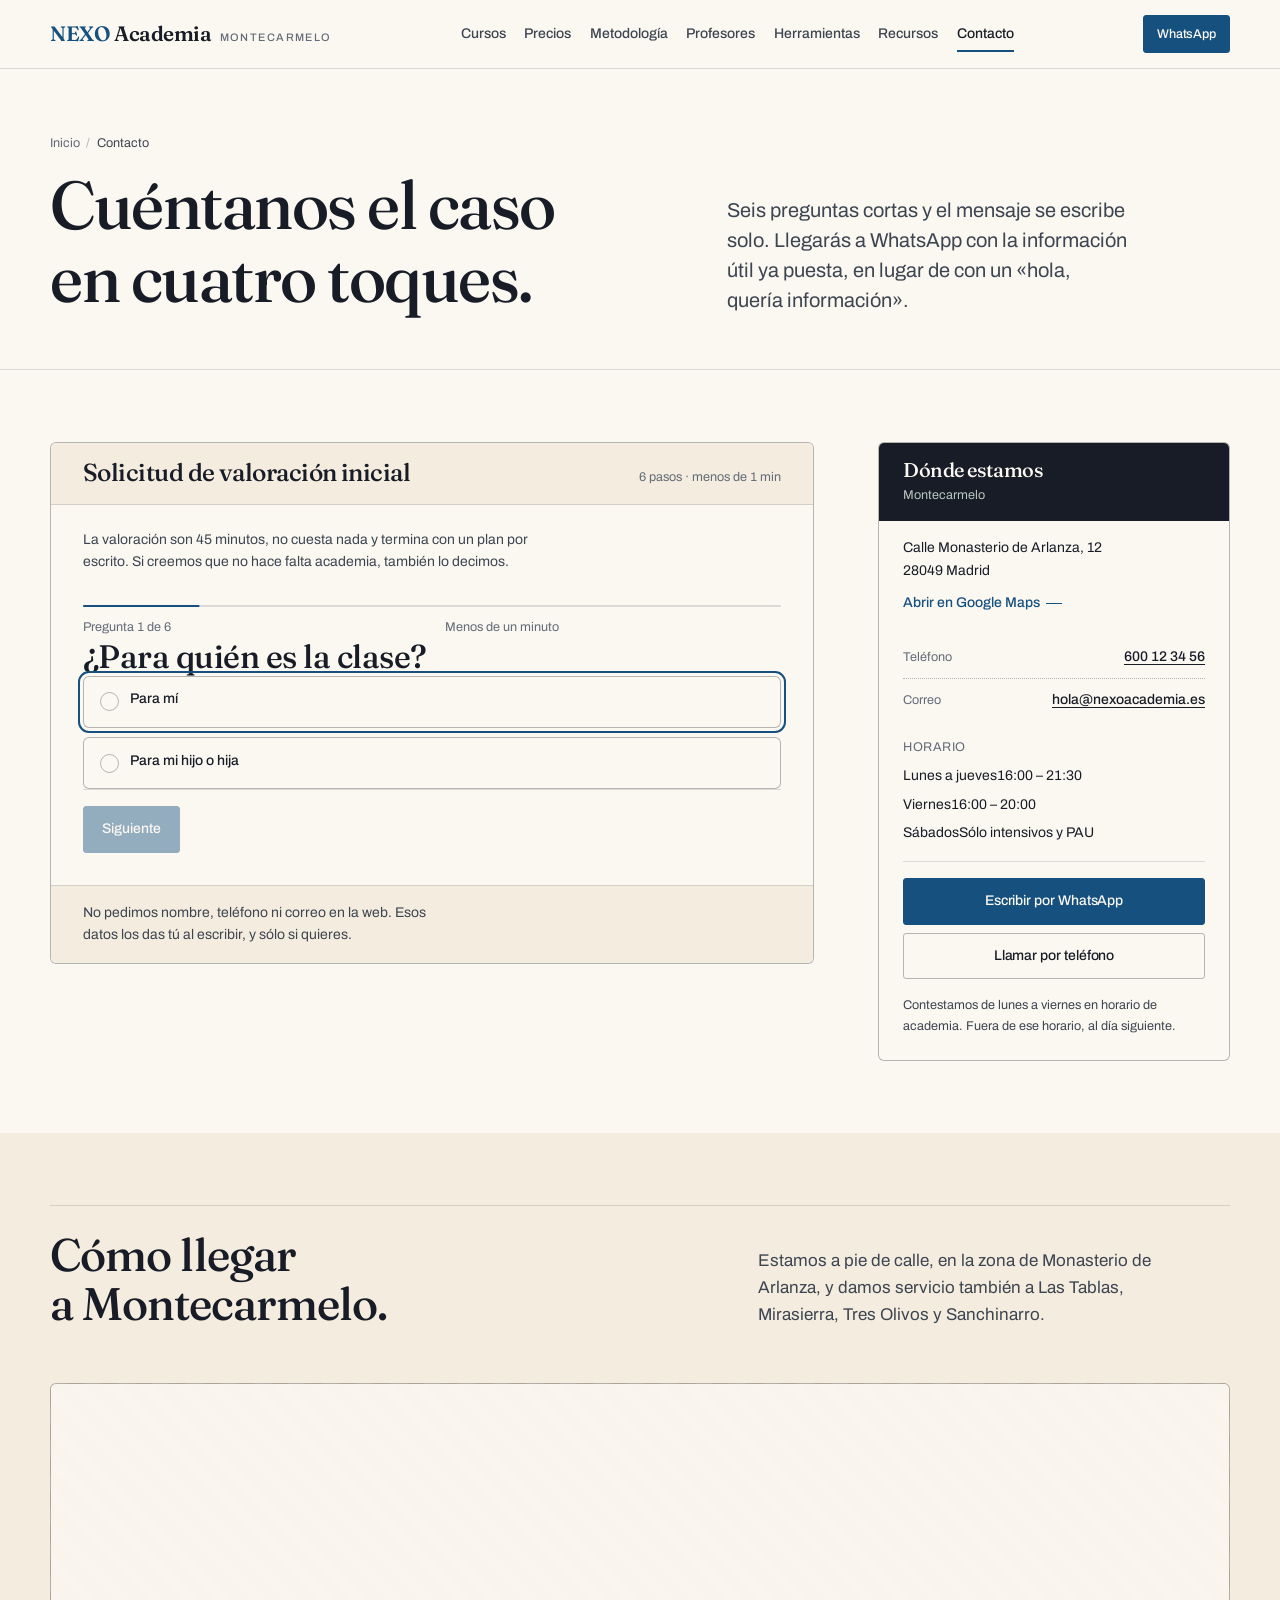
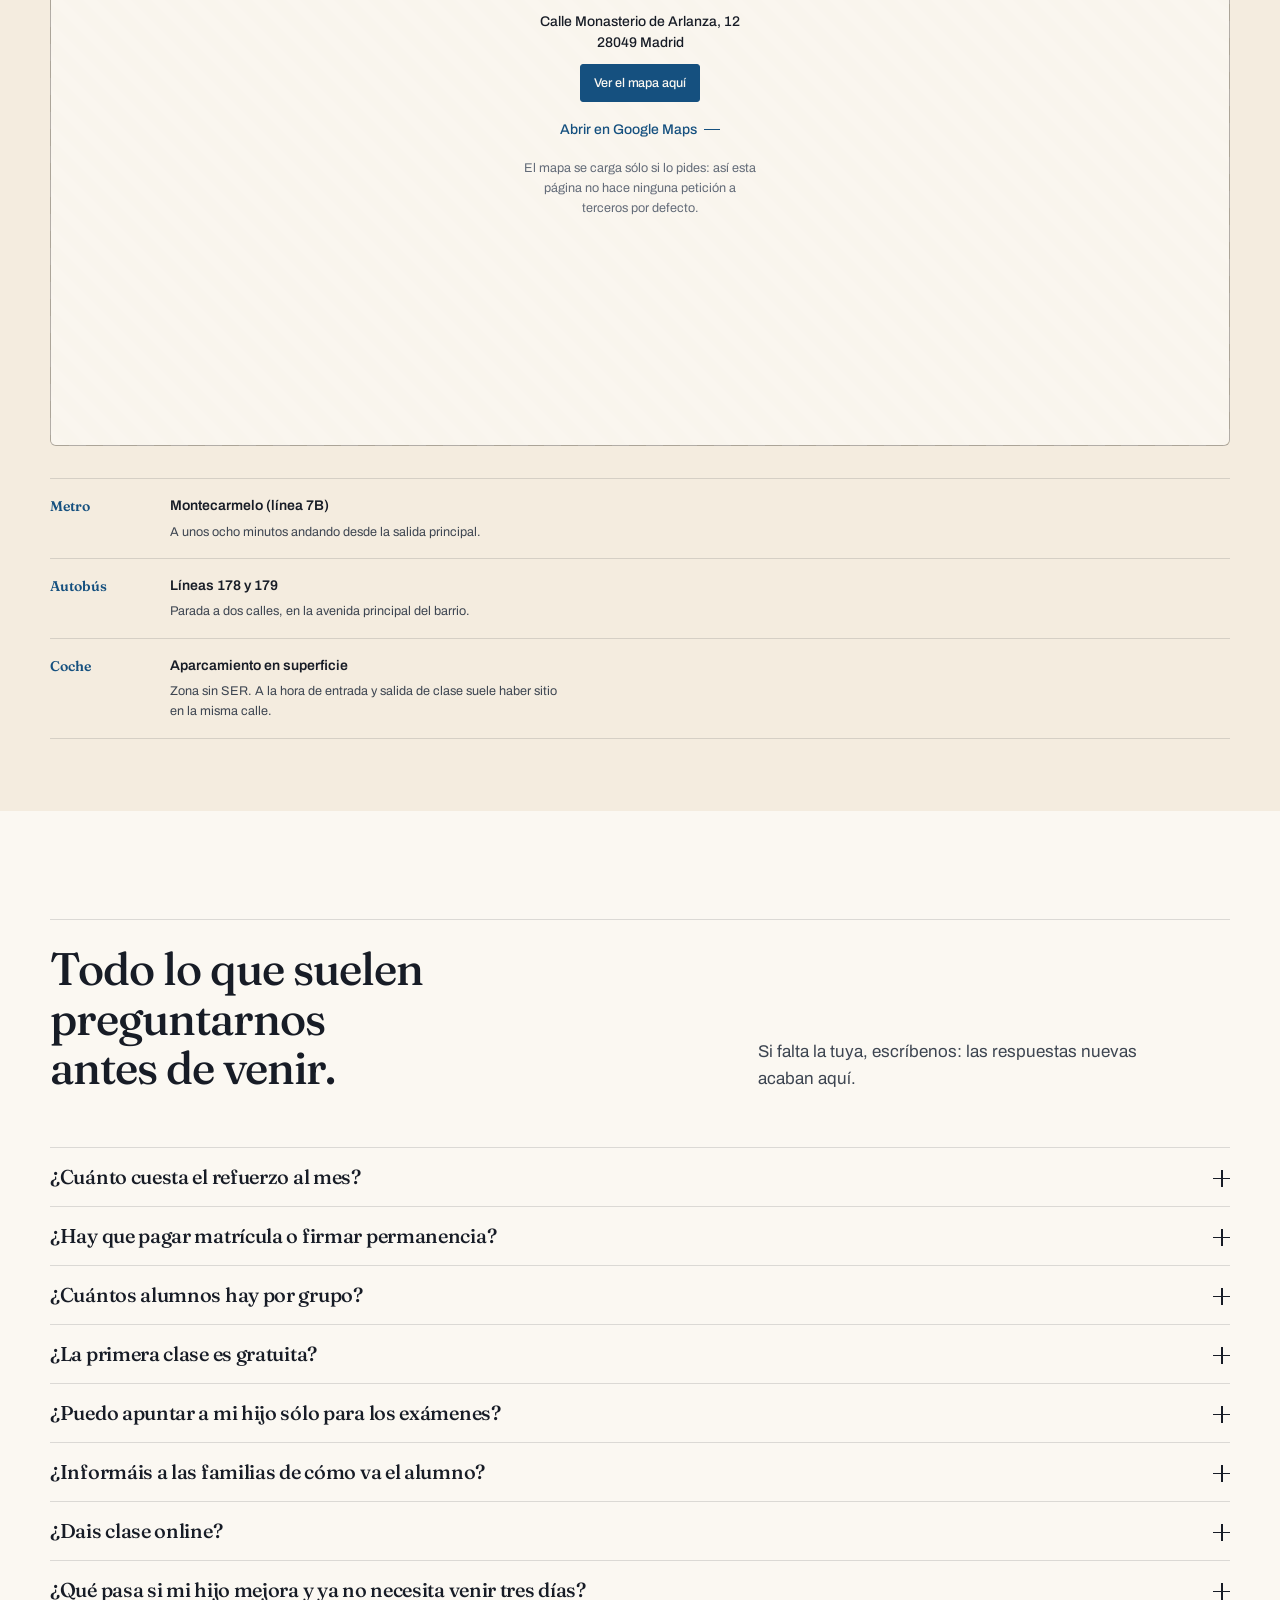
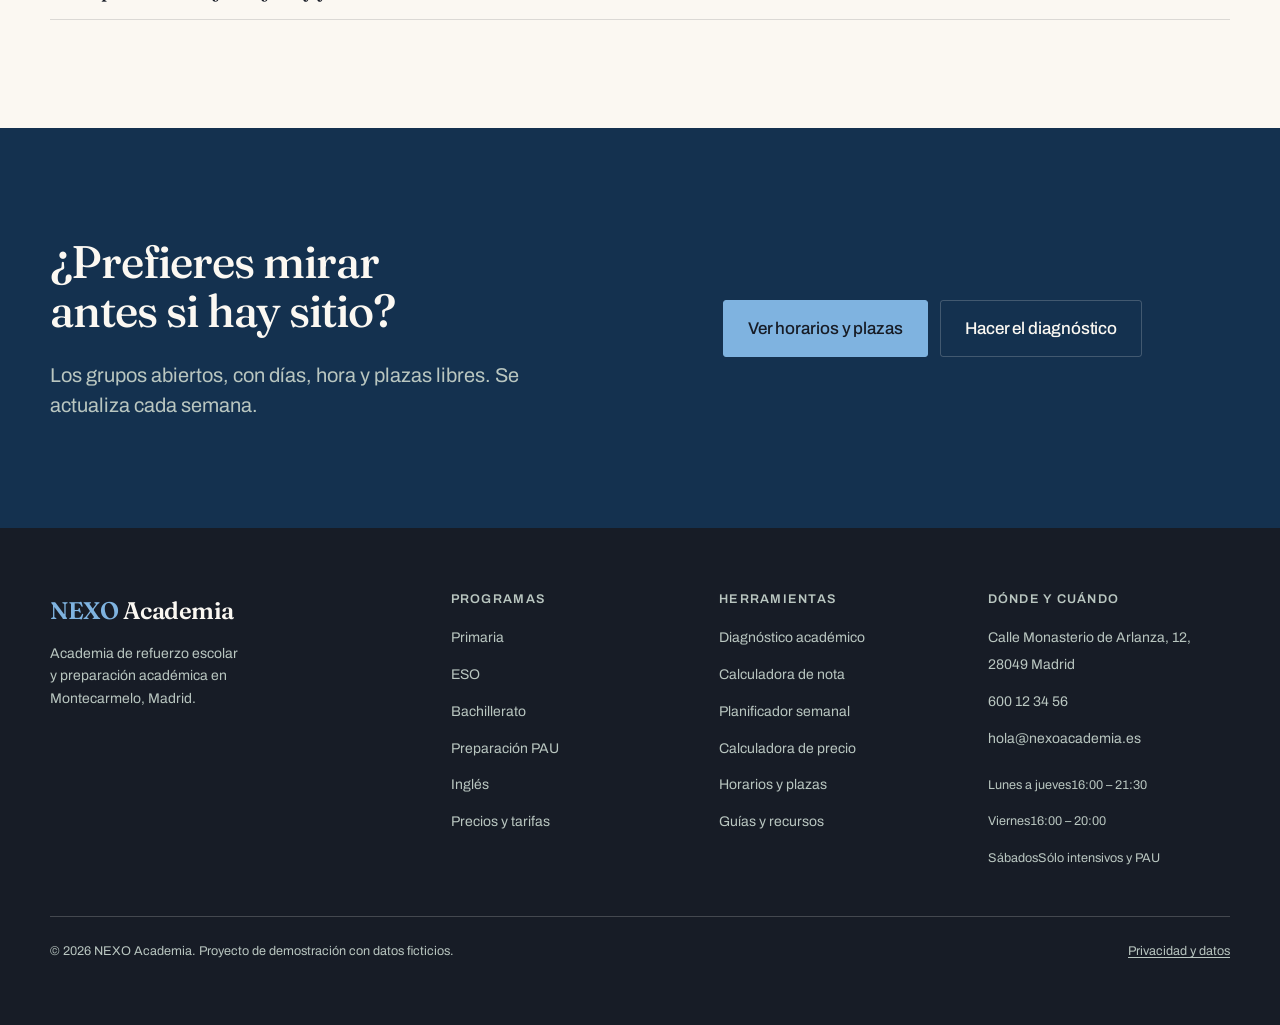
<file: contacto.html>
<!doctype html>
<html lang="es">
<head>
<meta charset="utf-8">
<meta name="viewport" content="width=device-width, initial-scale=1">
<title>Contacto y valoración gratuita | NEXO Academia, Montecarmelo</title>
<meta name="description" content="Pide una valoración inicial gratuita en NEXO Academia, Calle Monasterio de Arlanza 12, Montecarmelo (Madrid). Solicitud en cuatro toques y respuesta por WhatsApp.">
<link rel="canonical" href="https://nexoacademia.es/contacto.html">
<meta name="theme-color" content="#fbf8f2">

<meta property="og:type" content="website">
<meta property="og:site_name" content="NEXO Academia">
<meta property="og:locale" content="es_ES">
<meta property="og:title" content="Contacto y valoración gratuita | NEXO Academia">
<meta property="og:description" content="Valoración inicial de 45 minutos, sin coste y con plan por escrito. Montecarmelo, Madrid.">
<meta property="og:url" content="https://nexoacademia.es/contacto.html">
<meta property="og:image" content="https://nexoacademia.es/assets/images/og-nexo.png">
<meta name="twitter:card" content="summary_large_image">

<link rel="icon" href="assets/icons/favicon.svg" type="image/svg+xml">
<link rel="preconnect" href="https://fonts.googleapis.com">
<link rel="preconnect" href="https://fonts.gstatic.com" crossorigin>
<link rel="stylesheet" href="https://fonts.googleapis.com/css2?family=Archivo:wght@400..600&family=Fraunces:ital,opsz,wght@0,9..144,400..700;1,9..144,400..600&display=swap">
<link rel="stylesheet" href="css/main.css">
<link rel="stylesheet" href="css/components.css">
<link rel="stylesheet" href="css/responsive.css">

<script src="js/content.js" defer></script>
<script src="js/utils.js" defer></script>
<script src="js/render.js" defer></script>
<script src="js/main.js" defer></script>
<script src="js/tools.js" defer></script>

<script type="application/ld+json">
{
  "@context": "https://schema.org",
  "@type": "BreadcrumbList",
  "itemListElement": [
    { "@type": "ListItem", "position": 1, "name": "Inicio", "item": "https://nexoacademia.es/" },
    { "@type": "ListItem", "position": 2, "name": "Contacto", "item": "https://nexoacademia.es/contacto.html" }
  ]
}
</script>
<script type="application/ld+json">
{
  "@context": "https://schema.org",
  "@type": "ContactPage",
  "url": "https://nexoacademia.es/contacto.html",
  "inLanguage": "es-ES",
  "about": {
    "@type": "EducationalOrganization",
    "name": "NEXO Academia",
    "telephone": "+34600123456",
    "email": "hola@nexoacademia.es",
    "address": {
      "@type": "PostalAddress",
      "streetAddress": "Calle Monasterio de Arlanza, 12",
      "addressLocality": "Madrid",
      "addressRegion": "Comunidad de Madrid",
      "postalCode": "28049",
      "addressCountry": "ES"
    }
  }
}
</script>
<script type="application/ld+json">
{
  "@context": "https://schema.org",
  "@type": "FAQPage",
  "mainEntity": [
    { "@type": "Question", "name": "¿Cuánto cuesta el refuerzo al mes?", "acceptedAnswer": { "@type": "Answer", "text": "Depende del curso, de la modalidad y de cuántos días a la semana venga el alumno. Un grupo reducido de ESO de dos tardes de 90 minutos ronda los 140–160 € al mes; dos tardes de 60 minutos, 95–105 €; y una clase individual semanal de una hora, 110–125 €. En la web hay una calculadora que da la horquilla exacta antes de escribirnos." } },
    { "@type": "Question", "name": "¿Hay que pagar matrícula o firmar permanencia?", "acceptedAnswer": { "@type": "Answer", "text": "No. No hay matrícula ni permanencia. Se paga mes a mes y se avisa con quince días si se quiere dejar." } },
    { "@type": "Question", "name": "¿Cuántos alumnos hay por grupo?", "acceptedAnswer": { "@type": "Answer", "text": "Máximo seis, y en Bachillerato máximo cuatro. Los grupos se forman por curso y asignatura, nunca mezclando niveles distintos en la misma mesa." } },
    { "@type": "Question", "name": "¿La primera clase es gratuita?", "acceptedAnswer": { "@type": "Answer", "text": "La valoración inicial sí: son unos 45 minutos con una prueba corta y una conversación, sin coste ni compromiso. De ahí sale el plan de trabajo por escrito." } },
    { "@type": "Question", "name": "¿Puedo apuntar a mi hijo sólo para los exámenes?", "acceptedAnswer": { "@type": "Answer", "text": "Sí, existen intensivos por bloques, pero somos honestos: si la base falla, dos semanas antes del examen no arreglan un trimestre. En la valoración te diremos si el intensivo tiene sentido en ese caso." } },
    { "@type": "Question", "name": "¿Informáis a las familias de cómo va el alumno?", "acceptedAnswer": { "@type": "Answer", "text": "Cada cuatro semanas enviamos un resumen corto: qué se ha trabajado, qué ha mejorado y qué sigue pendiente. Si algo se tuerce antes, llamamos sin esperar al informe." } },
    { "@type": "Question", "name": "¿Dais clase online?", "acceptedAnswer": { "@type": "Answer", "text": "Sí, en grupos de cuatro por videollamada con pizarra compartida, para ESO, Bachillerato e Inglés. En Primaria preferimos el presencial porque el seguimiento de la atención es distinto." } },
    { "@type": "Question", "name": "¿Qué pasa si mi hijo mejora y ya no necesita venir tres días?", "acceptedAnswer": { "@type": "Answer", "text": "Se lo proponemos nosotros. En la revisión de las cuatro semanas, si el alumno ya trabaja solo, reducimos sesiones. Preferimos eso a mantener una cuota que ha dejado de tener sentido." } }
  ]
}
</script>
</head>

<body>
<a class="skip-link" href="#contenido">Saltar al contenido</a>

<header class="site-header">
  <div class="wrap site-header__inner">
    <a class="brand" href="index.html">
      <span><span class="brand__mark">NEXO</span> Academia</span>
      <span class="brand__sub">Montecarmelo</span>
    </a>
    <nav class="nav" aria-label="Principal">
      <a class="nav__link" href="cursos.html">Cursos</a>
      <a class="nav__link" href="precios.html">Precios</a>
      <a class="nav__link" href="metodologia.html">Metodología</a>
      <a class="nav__link" href="profesores.html">Profesores</a>
      <a class="nav__link" href="herramientas.html">Herramientas</a>
      <a class="nav__link" href="recursos/index.html">Recursos</a>
      <a class="nav__link" href="contacto.html">Contacto</a>
    </nav>
    <div class="header-actions">
      <a class="btn btn--sm" data-link="wa" data-wa-intro="Me gustaría información sobre las clases de refuerzo." href="#">WhatsApp</a>
      <button class="nav-toggle" type="button" aria-expanded="false" aria-controls="menu-movil" aria-label="Abrir menú">
        <span class="nav-toggle__bars" aria-hidden="true"></span>
      </button>
    </div>
  </div>
</header>

<div class="mobile-nav" id="menu-movil" data-open="false">
  <div class="wrap">
    <nav aria-label="Menú móvil">
      <a class="mobile-nav__link" href="cursos.html">Cursos <span>Primaria a PAU</span></a>
      <a class="mobile-nav__link" href="precios.html">Precios <span>Tarifas públicas</span></a>
      <a class="mobile-nav__link" href="metodologia.html">Metodología <span>Cómo trabajamos</span></a>
      <a class="mobile-nav__link" href="profesores.html">Profesores <span>6 personas</span></a>
      <a class="mobile-nav__link" href="herramientas.html">Herramientas <span>Gratuitas</span></a>
      <a class="mobile-nav__link" href="recursos/index.html">Recursos <span>Guías y consejos</span></a>
      <a class="mobile-nav__link" href="diagnostico.html">Diagnóstico <span>1–2 min</span></a>
      <a class="mobile-nav__link" href="contacto.html">Contacto <span>Montecarmelo</span></a>
    </nav>
    <div class="mobile-nav__actions">
      <a class="btn btn--lg" href="#solicitud">Empezar la solicitud</a>
      <a class="btn btn--ghost btn--lg" data-link="wa" data-wa-intro="Me gustaría información sobre las clases de refuerzo." href="#">Escribir por WhatsApp</a>
    </div>
  </div>
</div>

<main id="contenido">

  <div class="page-head">
    <div class="wrap">
      <nav aria-label="Migas de pan">
        <ol class="crumbs">
          <li><a href="index.html">Inicio</a></li>
          <li><span aria-current="page">Contacto</span></li>
        </ol>
      </nav>
      <div class="page-head__grid">
        <h1>Cuéntanos el caso en cuatro toques.</h1>
        <div>
          <p class="lead">Seis preguntas cortas y el mensaje se escribe solo. Llegarás a WhatsApp con la información útil ya puesta, en lugar de con un «hola, quería información».</p>
        </div>
      </div>
    </div>
  </div>

  <section class="section-tight">
    <div class="wrap tools-layout">

      <article class="tool" id="solicitud">
        <header class="tool__head">
          <h2 class="tool__title">Solicitud de valoración inicial</h2>
          <span class="tool__meta">6 pasos · menos de 1 min</span>
        </header>
        <p class="tool__intro">La valoración son 45 minutos, no cuesta nada y termina con un plan por escrito. Si creemos que no hace falta academia, también lo decimos.</p>
        <div class="tool__body" data-tool="solicitud"></div>
        <footer class="tool__foot">
          <p>No pedimos nombre, teléfono ni correo en la web. Esos datos los das tú al escribir, y sólo si quieres.</p>
        </footer>
      </article>

      <aside class="snapshot" aria-labelledby="datos-titulo">
        <div class="snapshot__head">
          <h2 id="datos-titulo" style="font-size:var(--step-1)">Dónde estamos</h2>
          <p data-academy="contact.district">Montecarmelo</p>
        </div>
        <div class="snapshot__body">
          <address style="font-style:normal;font-size:var(--step--1);line-height:1.6">
            <span data-academy="contact.street"></span><br>
            <span data-academy="contact.city"></span><br>
            <a data-link="maps" href="#" rel="noopener" class="link-arrow" style="margin-top:.3rem">Abrir en Google Maps</a>
          </address>

          <dl class="snapshot__rows">
            <div class="snapshot__row">
              <dt>Teléfono</dt>
              <dd><a data-link="tel" href="#"><span data-academy="contact.phone"></span></a></dd>
            </div>
            <div class="snapshot__row">
              <dt>Correo</dt>
              <dd><a data-link="mail" href="#"><span data-academy="contact.email"></span></a></dd>
            </div>
          </dl>

          <div>
            <p class="spec__k" style="color:var(--tx-3);margin-bottom:.5rem">Horario</p>
            <ul data-render="hours" style="display:grid;gap:.4rem;font-size:var(--step--1)"></ul>
          </div>

          <hr class="rule">

          <div class="grid" style="gap:.5rem">
            <a class="btn btn--block" data-wa-context="Escribo desde la página de contacto." href="#">Escribir por WhatsApp</a>
            <a class="btn btn--ghost btn--block" data-link="tel" href="#">Llamar por teléfono</a>
          </div>

          <p class="small" style="font-size:var(--step--2)">Contestamos de lunes a viernes en horario de academia. Fuera de ese horario, al día siguiente.</p>
        </div>
      </aside>

    </div>
  </section>

  <!-- ─────────────────────────  CÓMO LLEGAR  ──────────────────────── -->
  <section class="section-tight section--paper2">
    <div class="wrap">
      <div class="s-head">
        <h2 class="s-head__title">Cómo llegar a Montecarmelo.</h2>
        <div class="s-head__aside">
          <p>Estamos a pie de calle, en la zona de Monasterio de Arlanza, y damos servicio también a Las Tablas, Mirasierra, Tres Olivos y Sanchinarro.</p>
        </div>
      </div>

      <div class="map" data-map
           data-embed="https://www.openstreetmap.org/export/embed.html?bbox=-3.6929%2C40.4877%2C-3.6849%2C40.4957&amp;layer=mapnik&amp;marker=40.4917%2C-3.6889">
        <div class="map__ask">
          <p class="map__addr"><span data-academy="contact.street"></span><br><span data-academy="contact.city"></span></p>
          <button class="btn btn--sm" type="button" data-map-load>Ver el mapa aquí</button>
          <a class="link-arrow" data-link="maps" href="#" rel="noopener">Abrir en Google Maps</a>
          <p class="map__note">El mapa se carga sólo si lo pides: así esta página no hace ninguna petición a terceros por defecto.</p>
        </div>
      </div>

      <div class="phases mt-6">
        <div class="phase">
          <p class="phase__days">Metro</p>
          <p class="phase__name">Montecarmelo (línea 7B)</p>
          <p class="phase__detail">A unos ocho minutos andando desde la salida principal.</p>
        </div>
        <div class="phase">
          <p class="phase__days">Autobús</p>
          <p class="phase__name">Líneas 178 y 179</p>
          <p class="phase__detail">Parada a dos calles, en la avenida principal del barrio.</p>
        </div>
        <div class="phase">
          <p class="phase__days">Coche</p>
          <p class="phase__name">Aparcamiento en superficie</p>
          <p class="phase__detail">Zona sin SER. A la hora de entrada y salida de clase suele haber sitio en la misma calle.</p>
        </div>
      </div>
    </div>
  </section>

  <!-- ───────────────────────────  PREGUNTAS  ──────────────────────── -->
  <section class="section" id="preguntas">
    <div class="wrap">
      <div class="s-head">
        <h2 class="s-head__title">Todo lo que suelen preguntarnos antes de venir.</h2>
        <div class="s-head__aside">
          <p>Si falta la tuya, escríbenos: las respuestas nuevas acaban aquí.</p>
        </div>
      </div>
      <div class="accordion" data-render="faqs"></div>
    </div>
  </section>

  <section class="section section--ink on-ink">
    <div class="wrap closer">
      <div>
        <h2 class="closer__title">¿Prefieres mirar antes si hay sitio?</h2>
        <p class="lead mt-5">Los grupos abiertos, con días, hora y plazas libres. Se actualiza cada semana.</p>
      </div>
      <div class="closer__actions">
        <a class="btn btn--lg" href="herramientas.html#plazas">Ver horarios y plazas</a>
        <a class="btn btn--ghost btn--lg" href="diagnostico.html">Hacer el diagnóstico</a>
      </div>
    </div>
  </section>

</main>

<footer class="site-footer">
  <div class="wrap">
    <div class="footer-grid">
      <div class="footer-col footer-brand">
        <a class="brand" href="index.html"><span><span class="brand__mark">NEXO</span> Academia</span></a>
        <p data-academy="brand.descriptor"></p>
      </div>
      <div class="footer-col">
        <h3>Programas</h3>
        <ul>
          <li><a href="cursos.html#programa-primaria">Primaria</a></li>
          <li><a href="cursos.html#programa-eso">ESO</a></li>
          <li><a href="cursos.html#programa-bachillerato">Bachillerato</a></li>
          <li><a href="cursos.html#programa-pau">Preparación PAU</a></li>
          <li><a href="cursos.html#programa-ingles">Inglés</a></li>
          <li><a href="precios.html">Precios y tarifas</a></li>
        </ul>
      </div>
      <div class="footer-col">
        <h3>Herramientas</h3>
        <ul>
          <li><a href="diagnostico.html">Diagnóstico académico</a></li>
          <li><a href="herramientas.html#nota">Calculadora de nota</a></li>
          <li><a href="herramientas.html#planner">Planificador semanal</a></li>
          <li><a href="herramientas.html#precio">Calculadora de precio</a></li>
          <li><a href="herramientas.html#plazas">Horarios y plazas</a></li>
          <li><a href="recursos/index.html">Guías y recursos</a></li>
        </ul>
      </div>
      <div class="footer-col">
        <h3>Dónde y cuándo</h3>
        <ul>
          <li><a data-link="maps" href="#" rel="noopener"><span data-academy="contact.street"></span>, <span data-academy="contact.city"></span></a></li>
          <li><a data-link="tel" href="#"><span data-academy="contact.phone"></span></a></li>
          <li><a data-link="mail" href="#"><span data-academy="contact.email"></span></a></li>
        </ul>
        <ul class="mt-5" data-render="hours" style="font-size:var(--step--2);color:var(--tx-2-on-ink);display:grid;gap:.4rem"></ul>
      </div>
    </div>
    <div class="footer-bottom">
      <p>© <span data-academy="year"></span> NEXO Academia. Proyecto de demostración con datos ficticios.</p>
      <p><a href="privacidad.html">Privacidad y datos</a></p>
    </div>
  </div>
</footer>

<div class="sticky-cta">
  <a class="btn" href="#solicitud">Empezar solicitud</a>
  <a class="btn btn--ghost" data-link="wa" data-wa-intro="Me gustaría información sobre las clases de refuerzo." href="#">WhatsApp</a>
</div>

<a class="wa-float" data-wa-context="Escribo desde vuestra web." href="#" aria-label="Escribir por WhatsApp">
  <svg viewBox="0 0 24 24" fill="none" stroke="currentColor" stroke-width="1.7" stroke-linecap="round" stroke-linejoin="round" aria-hidden="true">
    <path d="M3.5 20.5 5 16a8.5 8.5 0 1 1 3.2 3.1l-4.7 1.4Z"/>
    <path d="M9 9.5c0 3 2.5 5.5 5.5 5.5.6 0 1-.4 1-.9l-.2-1-1.6-.5-.8.9a5.7 5.7 0 0 1-2.4-2.4l.9-.8-.5-1.6-1-.2c-.5 0-.9.4-.9 1Z"/>
  </svg>
  <span>WhatsApp</span>
</a>

</body>
</html>
</file>
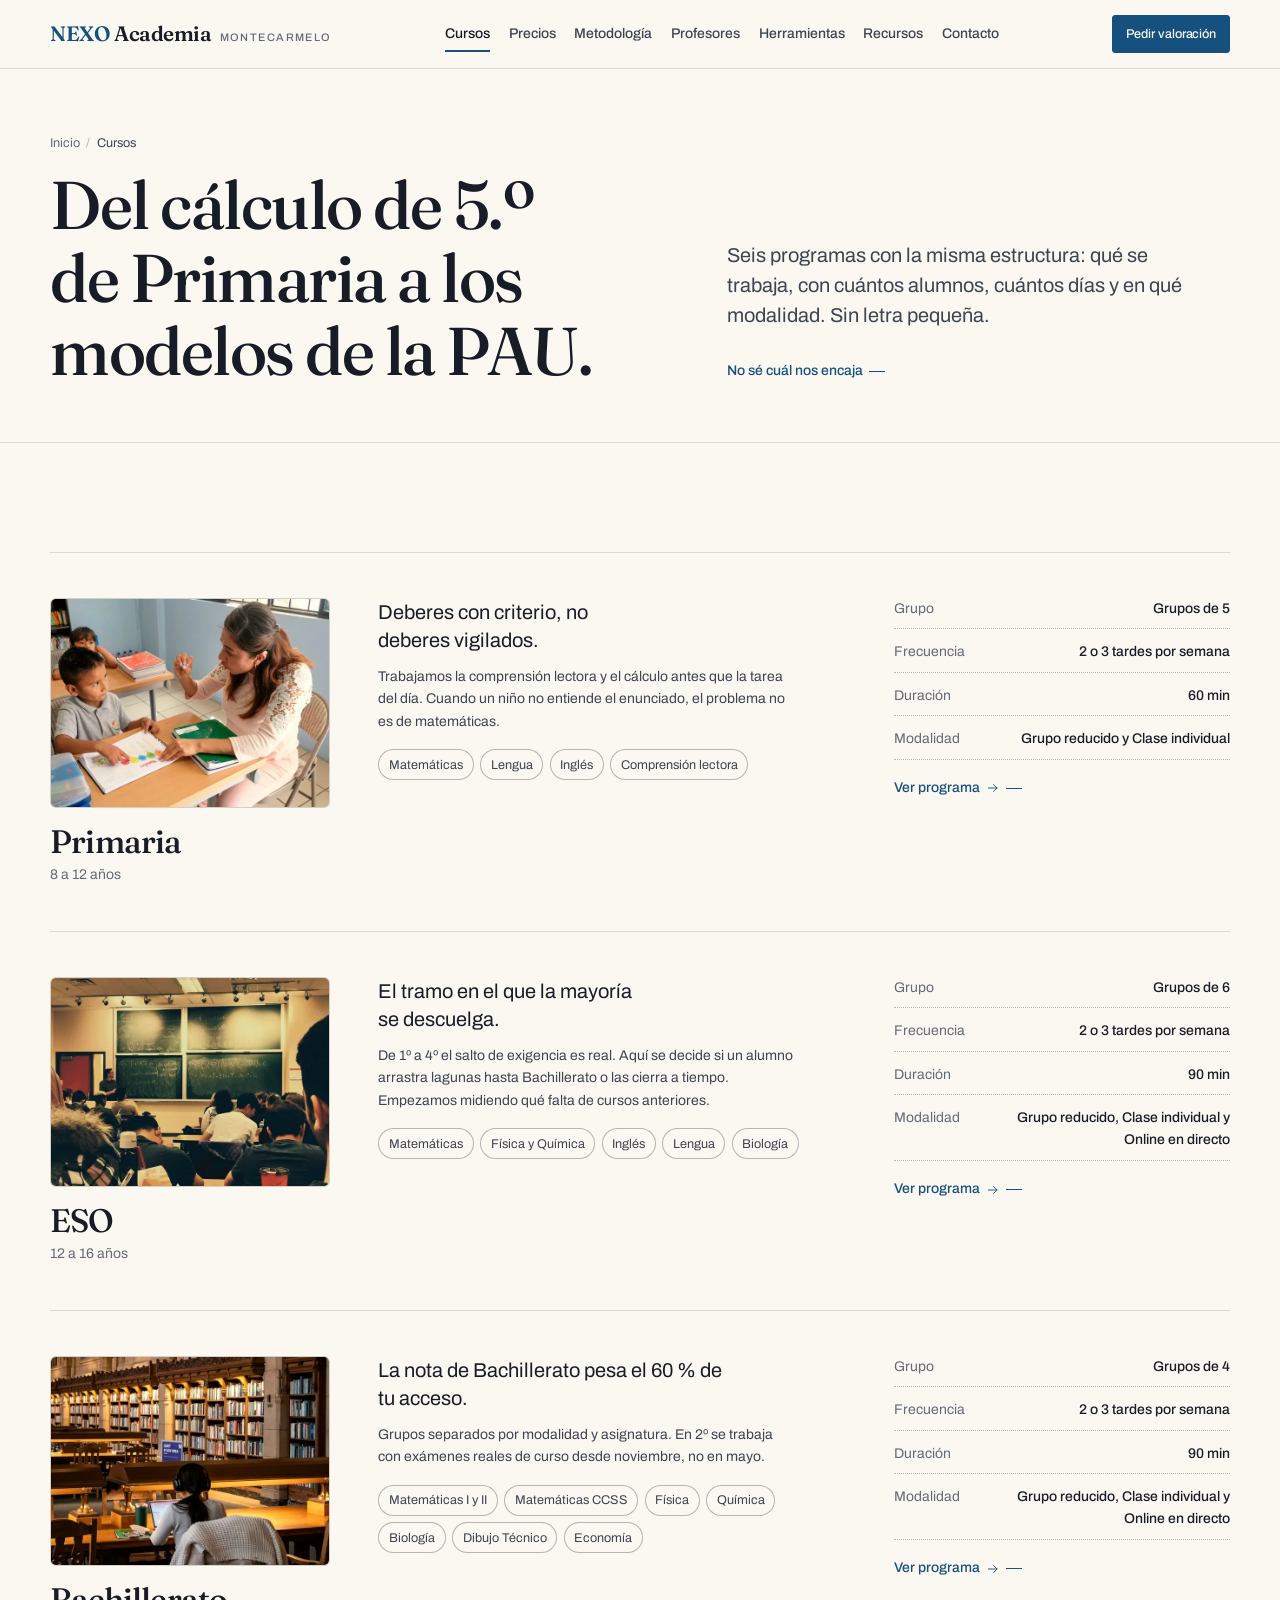
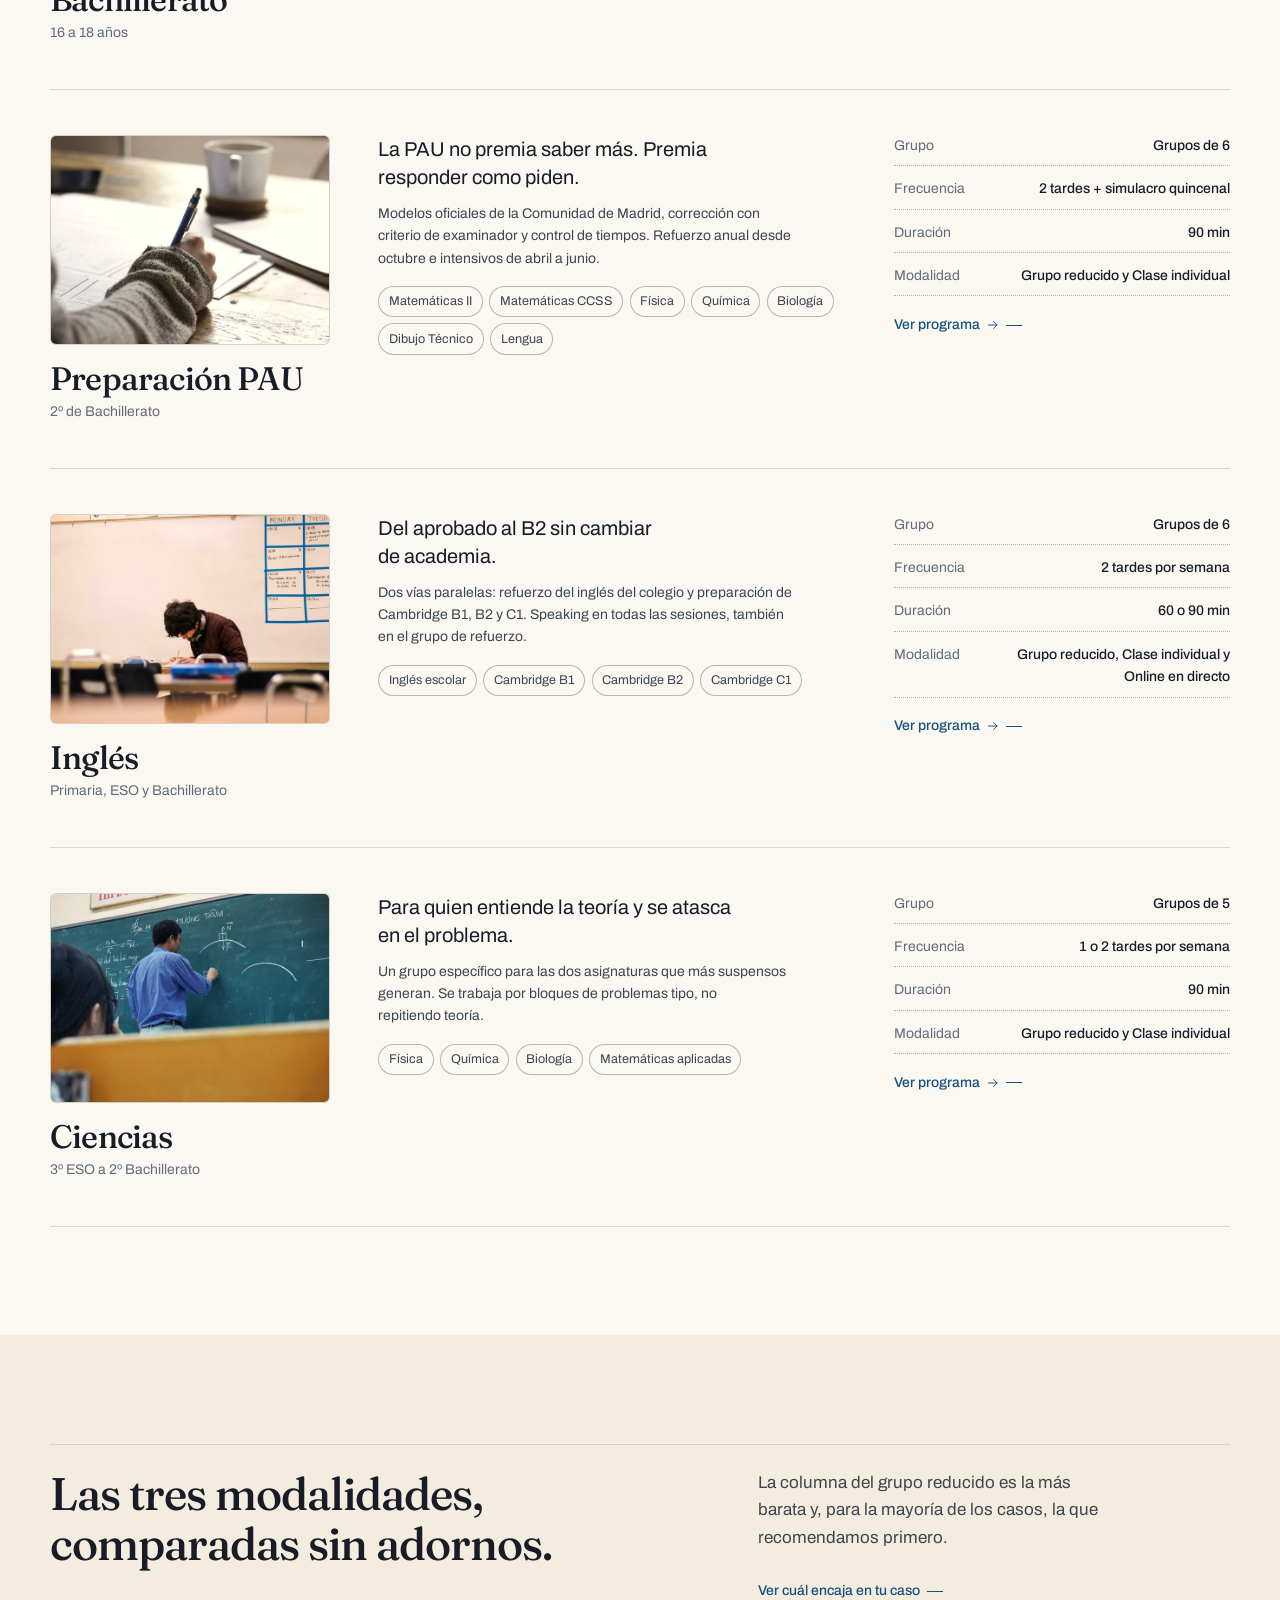
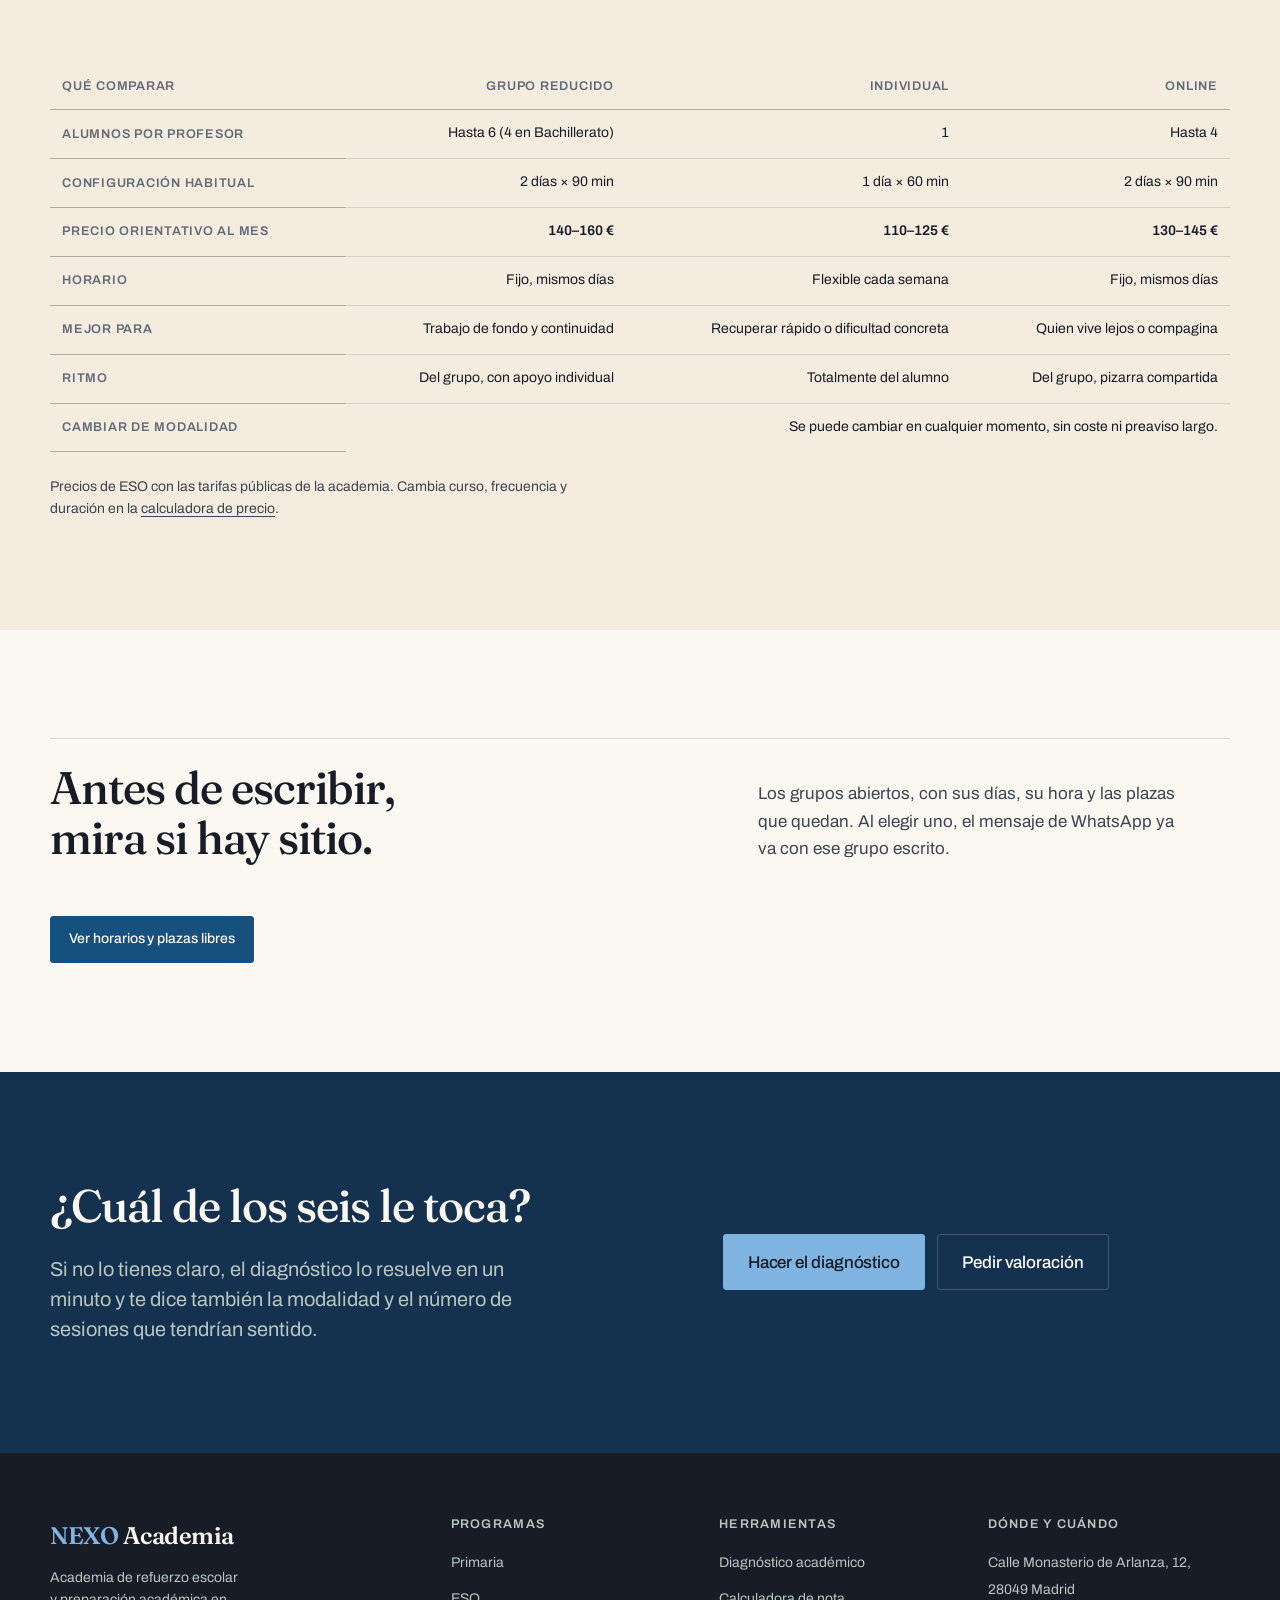
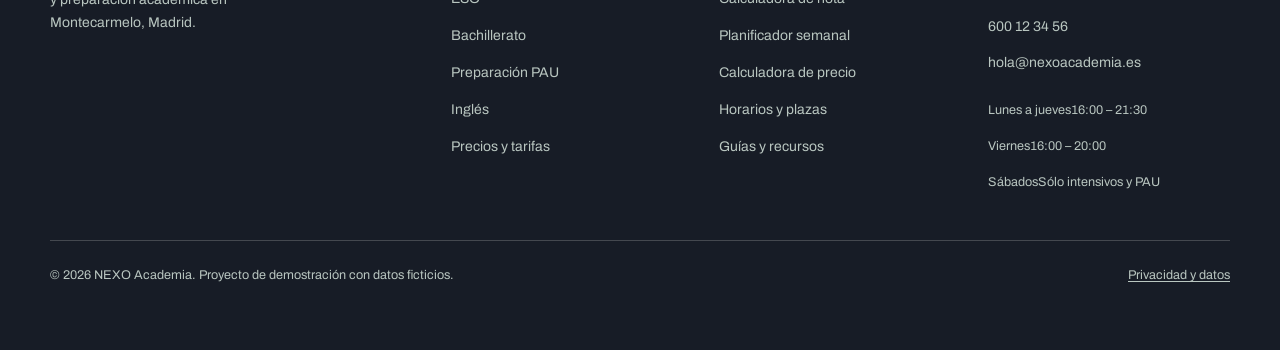
<file: cursos.html>
<!doctype html>
<html lang="es">
<head>
<meta charset="utf-8">
<meta name="viewport" content="width=device-width, initial-scale=1">
<title>Cursos y asignaturas | NEXO Academia Madrid</title>
<meta name="description" content="Programas de refuerzo de Primaria, ESO, Bachillerato, PAU, Inglés y Ciencias en Montecarmelo, Madrid. Grupos reducidos, clases individuales y online. Tarifas orientativas públicas.">
<link rel="canonical" href="https://nexoacademia.es/cursos.html">
<meta name="theme-color" content="#fbf8f2">

<meta property="og:type" content="website">
<meta property="og:site_name" content="NEXO Academia">
<meta property="og:locale" content="es_ES">
<meta property="og:title" content="Cursos y asignaturas | NEXO Academia Madrid">
<meta property="og:description" content="Refuerzo de Primaria, ESO, Bachillerato, PAU e Inglés en Montecarmelo. Grupos de 6, individual y online.">
<meta property="og:url" content="https://nexoacademia.es/cursos.html">
<meta property="og:image" content="https://nexoacademia.es/assets/images/og-nexo.png">
<meta name="twitter:card" content="summary_large_image">

<link rel="icon" href="assets/icons/favicon.svg" type="image/svg+xml">
<link rel="preconnect" href="https://fonts.googleapis.com">
<link rel="preconnect" href="https://fonts.gstatic.com" crossorigin>
<link rel="stylesheet" href="https://fonts.googleapis.com/css2?family=Archivo:wght@400..600&family=Fraunces:ital,opsz,wght@0,9..144,400..700;1,9..144,400..600&display=swap">
<link rel="stylesheet" href="css/main.css">
<link rel="stylesheet" href="css/components.css">
<link rel="stylesheet" href="css/responsive.css">

<script src="js/content.js" defer></script>
<script src="js/utils.js" defer></script>
<script src="js/render.js" defer></script>
<script src="js/main.js" defer></script>

<script type="application/ld+json">
{
  "@context": "https://schema.org",
  "@type": "BreadcrumbList",
  "itemListElement": [
    { "@type": "ListItem", "position": 1, "name": "Inicio", "item": "https://nexoacademia.es/" },
    { "@type": "ListItem", "position": 2, "name": "Cursos", "item": "https://nexoacademia.es/cursos.html" }
  ]
}
</script>
<script type="application/ld+json">
{
  "@context": "https://schema.org",
  "@type": "ItemList",
  "name": "Programas de refuerzo de NEXO Academia",
  "itemListElement": [
    { "@type": "ListItem", "position": 1, "item": { "@type": "Course", "name": "Refuerzo de Primaria", "offers": { "@type": "Offer", "price": "130", "priceCurrency": "EUR", "category": "Cuota mensual orientativa", "availability": "https://schema.org/InStock", "url": "https://nexoacademia.es/precios.html" }, "description": "Comprensión lectora, cálculo y hábito de trabajo para 3º a 6º de Primaria, en grupos de 5.", "provider": { "@type": "EducationalOrganization", "name": "NEXO Academia", "url": "https://nexoacademia.es/" }, "hasCourseInstance": { "@type": "CourseInstance", "courseMode": "onsite", "courseWorkload": "PT2H", "location": { "@type": "Place", "name": "NEXO Academia", "address": "Calle Monasterio de Arlanza 12, 28049 Madrid" } } } },
    { "@type": "ListItem", "position": 2, "item": { "@type": "Course", "name": "Refuerzo de ESO", "offers": { "@type": "Offer", "price": "140", "priceCurrency": "EUR", "category": "Cuota mensual orientativa", "availability": "https://schema.org/InStock", "url": "https://nexoacademia.es/precios.html" }, "description": "Matemáticas, Física y Química, Inglés, Lengua y Biología de 1º a 4º de ESO en grupos de 6.", "provider": { "@type": "EducationalOrganization", "name": "NEXO Academia", "url": "https://nexoacademia.es/" }, "hasCourseInstance": { "@type": "CourseInstance", "courseMode": ["onsite", "online"], "courseWorkload": "PT3H" } } },
    { "@type": "ListItem", "position": 3, "item": { "@type": "Course", "name": "Refuerzo de Bachillerato", "offers": { "@type": "Offer", "price": "155", "priceCurrency": "EUR", "category": "Cuota mensual orientativa", "availability": "https://schema.org/InStock", "url": "https://nexoacademia.es/precios.html" }, "description": "Grupos de 4 por asignatura y modalidad, con exámenes reales de curso desde noviembre.", "provider": { "@type": "EducationalOrganization", "name": "NEXO Academia", "url": "https://nexoacademia.es/" }, "hasCourseInstance": { "@type": "CourseInstance", "courseMode": ["onsite", "online"], "courseWorkload": "PT3H" } } },
    { "@type": "ListItem", "position": 4, "item": { "@type": "Course", "name": "Preparación PAU", "offers": { "@type": "Offer", "price": "170", "priceCurrency": "EUR", "category": "Cuota mensual orientativa", "availability": "https://schema.org/InStock", "url": "https://nexoacademia.es/precios.html" }, "description": "Modelos oficiales de la Comunidad de Madrid, simulacros cronometrados y corrección con criterio de examinador.", "provider": { "@type": "EducationalOrganization", "name": "NEXO Academia", "url": "https://nexoacademia.es/" }, "hasCourseInstance": { "@type": "CourseInstance", "courseMode": "onsite", "courseWorkload": "PT3H" } } },
    { "@type": "ListItem", "position": 5, "item": { "@type": "Course", "name": "Inglés y preparación Cambridge", "offers": { "@type": "Offer", "price": "140", "priceCurrency": "EUR", "category": "Cuota mensual orientativa", "availability": "https://schema.org/InStock", "url": "https://nexoacademia.es/precios.html" }, "description": "Refuerzo del inglés escolar y preparación de B1, B2 y C1 con examinador acreditado.", "provider": { "@type": "EducationalOrganization", "name": "NEXO Academia", "url": "https://nexoacademia.es/" }, "hasCourseInstance": { "@type": "CourseInstance", "courseMode": ["onsite", "online"], "courseWorkload": "PT3H" } } },
    { "@type": "ListItem", "position": 6, "item": { "@type": "Course", "name": "Ciencias: Física y Química", "offers": { "@type": "Offer", "price": "140", "priceCurrency": "EUR", "category": "Cuota mensual orientativa", "availability": "https://schema.org/InStock", "url": "https://nexoacademia.es/precios.html" }, "description": "Grupo específico de problemas tipo para 3º de ESO a 2º de Bachillerato.", "provider": { "@type": "EducationalOrganization", "name": "NEXO Academia", "url": "https://nexoacademia.es/" }, "hasCourseInstance": { "@type": "CourseInstance", "courseMode": "onsite", "courseWorkload": "PT1H30M" } } }
  ]
}
</script>
</head>

<body>
<a class="skip-link" href="#contenido">Saltar al contenido</a>

<header class="site-header">
  <div class="wrap site-header__inner">
    <a class="brand" href="index.html">
      <span><span class="brand__mark">NEXO</span> Academia</span>
      <span class="brand__sub">Montecarmelo</span>
    </a>
    <nav class="nav" aria-label="Principal">
      <a class="nav__link" href="cursos.html">Cursos</a>
      <a class="nav__link" href="precios.html">Precios</a>
      <a class="nav__link" href="metodologia.html">Metodología</a>
      <a class="nav__link" href="profesores.html">Profesores</a>
      <a class="nav__link" href="herramientas.html">Herramientas</a>
      <a class="nav__link" href="recursos/index.html">Recursos</a>
      <a class="nav__link" href="contacto.html">Contacto</a>
    </nav>
    <div class="header-actions">
      <a class="btn btn--sm" href="contacto.html">Pedir valoración</a>
      <button class="nav-toggle" type="button" aria-expanded="false" aria-controls="menu-movil" aria-label="Abrir menú">
        <span class="nav-toggle__bars" aria-hidden="true"></span>
      </button>
    </div>
  </div>
</header>

<div class="mobile-nav" id="menu-movil" data-open="false">
  <div class="wrap">
    <nav aria-label="Menú móvil">
      <a class="mobile-nav__link" href="cursos.html">Cursos <span>Primaria a PAU</span></a>
      <a class="mobile-nav__link" href="precios.html">Precios <span>Tarifas públicas</span></a>
      <a class="mobile-nav__link" href="metodologia.html">Metodología <span>Cómo trabajamos</span></a>
      <a class="mobile-nav__link" href="profesores.html">Profesores <span>6 personas</span></a>
      <a class="mobile-nav__link" href="herramientas.html">Herramientas <span>Gratuitas</span></a>
      <a class="mobile-nav__link" href="recursos/index.html">Recursos <span>Guías y consejos</span></a>
      <a class="mobile-nav__link" href="diagnostico.html">Diagnóstico <span>1–2 min</span></a>
      <a class="mobile-nav__link" href="contacto.html">Contacto <span>Montecarmelo</span></a>
    </nav>
    <div class="mobile-nav__actions">
      <a class="btn btn--lg" href="contacto.html">Pedir valoración gratuita</a>
      <a class="btn btn--ghost btn--lg" data-link="wa" data-wa-intro="Me gustaría información sobre las clases de refuerzo." href="#">Escribir por WhatsApp</a>
    </div>
  </div>
</div>

<main id="contenido">

  <div class="page-head">
    <div class="wrap">
      <nav aria-label="Migas de pan">
        <ol class="crumbs">
          <li><a href="index.html">Inicio</a></li>
          <li><span aria-current="page">Cursos</span></li>
        </ol>
      </nav>
      <div class="page-head__grid">
        <h1>Del cálculo de 5.º de Primaria a los modelos de la PAU.</h1>
        <div>
          <p class="lead">Seis programas con la misma estructura: qué se trabaja, con cuántos alumnos, cuántos días y en qué modalidad. Sin letra pequeña.</p>
          <p class="mt-5"><a class="link-arrow" href="diagnostico.html">No sé cuál nos encaja</a></p>
        </div>
      </div>
    </div>
  </div>

  <section class="section">
    <div class="wrap">
      <h2 class="visually-hidden">Programas</h2>
      <div class="programs" data-render="programs" data-photos="true"></div>
    </div>
  </section>

  <!-- ─────────────────  COMPARATIVA DE MODALIDADES  ──────────────── -->
  <section class="section section--paper2">
    <div class="wrap">
      <div class="s-head">
        <h2 class="s-head__title">Las tres modalidades, comparadas sin adornos.</h2>
        <div class="s-head__aside">
          <p>La columna del grupo reducido es la más barata y, para la mayoría de los casos, la que recomendamos primero.</p>
          <p class="mt-5"><a class="link-arrow" href="herramientas.html#modalidad">Ver cuál encaja en tu caso</a></p>
        </div>
      </div>

      <div class="table-wrap" tabindex="0" role="region" aria-label="Comparación de modalidades">
        <table class="table table--wide table--stack">
          <caption class="visually-hidden">Comparación entre grupo reducido, clase individual y clases online</caption>
          <thead>
            <tr>
              <th scope="col">Qué comparar</th>
              <th scope="col">Grupo reducido</th>
              <th scope="col">Individual</th>
              <th scope="col">Online</th>
            </tr>
          </thead>
          <tbody>
            <tr><th scope="row">Alumnos por profesor</th><td data-label="Grupo reducido">Hasta 6 (4 en Bachillerato)</td><td data-label="Individual">1</td><td data-label="Online">Hasta 4</td></tr>
            <tr><th scope="row">Configuración habitual</th><td data-label="Grupo reducido">2 días × 90 min</td><td data-label="Individual">1 día × 60 min</td><td data-label="Online">2 días × 90 min</td></tr>
            <tr><th scope="row">Precio orientativo al mes</th><td class="is-strong" data-label="Grupo reducido">140–160 €</td><td class="is-strong" data-label="Individual">110–125 €</td><td class="is-strong" data-label="Online">130–145 €</td></tr>
            <tr><th scope="row">Horario</th><td data-label="Grupo reducido">Fijo, mismos días</td><td data-label="Individual">Flexible cada semana</td><td data-label="Online">Fijo, mismos días</td></tr>
            <tr><th scope="row">Mejor para</th><td data-label="Grupo reducido">Trabajo de fondo y continuidad</td><td data-label="Individual">Recuperar rápido o dificultad concreta</td><td data-label="Online">Quien vive lejos o compagina</td></tr>
            <tr><th scope="row">Ritmo</th><td data-label="Grupo reducido">Del grupo, con apoyo individual</td><td data-label="Individual">Totalmente del alumno</td><td data-label="Online">Del grupo, pizarra compartida</td></tr>
            <tr><th scope="row">Cambiar de modalidad</th><td colspan="3" data-label="">Se puede cambiar en cualquier momento, sin coste ni preaviso largo.</td></tr>
          </tbody>
        </table>
      </div>
      <p class="small mt-5">Precios de ESO con las tarifas públicas de la academia. Cambia curso, frecuencia y duración en la <a href="herramientas.html#precio">calculadora de precio</a>.</p>
    </div>
  </section>

  <!-- ────────────────────────  PLAZAS  ──────────────────────────── -->
  <section class="section">
    <div class="wrap">
      <div class="s-head">
        <h2 class="s-head__title">Antes de escribir, mira si hay sitio.</h2>
        <div class="s-head__aside">
          <p>Los grupos abiertos, con sus días, su hora y las plazas que quedan. Al elegir uno, el mensaje de WhatsApp ya va con ese grupo escrito.</p>
        </div>
      </div>
      <p><a class="btn" href="herramientas.html#plazas">Ver horarios y plazas libres</a></p>
    </div>
  </section>

  <section class="section section--ink on-ink">
    <div class="wrap closer">
      <div>
        <h2 class="closer__title">¿Cuál de los seis le toca?</h2>
        <p class="lead mt-5">Si no lo tienes claro, el diagnóstico lo resuelve en un minuto y te dice también la modalidad y el número de sesiones que tendrían sentido.</p>
      </div>
      <div class="closer__actions">
        <a class="btn btn--lg" href="diagnostico.html">Hacer el diagnóstico</a>
        <a class="btn btn--ghost btn--lg" href="contacto.html">Pedir valoración</a>
      </div>
    </div>
  </section>

</main>

<footer class="site-footer">
  <div class="wrap">
    <div class="footer-grid">
      <div class="footer-col footer-brand">
        <a class="brand" href="index.html"><span><span class="brand__mark">NEXO</span> Academia</span></a>
        <p data-academy="brand.descriptor"></p>
      </div>
      <div class="footer-col">
        <h3>Programas</h3>
        <ul>
          <li><a href="cursos.html#programa-primaria">Primaria</a></li>
          <li><a href="cursos.html#programa-eso">ESO</a></li>
          <li><a href="cursos.html#programa-bachillerato">Bachillerato</a></li>
          <li><a href="cursos.html#programa-pau">Preparación PAU</a></li>
          <li><a href="cursos.html#programa-ingles">Inglés</a></li>
          <li><a href="precios.html">Precios y tarifas</a></li>
        </ul>
      </div>
      <div class="footer-col">
        <h3>Herramientas</h3>
        <ul>
          <li><a href="diagnostico.html">Diagnóstico académico</a></li>
          <li><a href="herramientas.html#nota">Calculadora de nota</a></li>
          <li><a href="herramientas.html#planner">Planificador semanal</a></li>
          <li><a href="herramientas.html#precio">Calculadora de precio</a></li>
          <li><a href="herramientas.html#plazas">Horarios y plazas</a></li>
          <li><a href="recursos/index.html">Guías y recursos</a></li>
        </ul>
      </div>
      <div class="footer-col">
        <h3>Dónde y cuándo</h3>
        <ul>
          <li><a data-link="maps" href="#" rel="noopener"><span data-academy="contact.street"></span>, <span data-academy="contact.city"></span></a></li>
          <li><a data-link="tel" href="#"><span data-academy="contact.phone"></span></a></li>
          <li><a data-link="mail" href="#"><span data-academy="contact.email"></span></a></li>
        </ul>
        <ul class="mt-5" data-render="hours" style="font-size:var(--step--2);color:var(--tx-2-on-ink);display:grid;gap:.4rem"></ul>
      </div>
    </div>
    <div class="footer-bottom">
      <p>© <span data-academy="year"></span> NEXO Academia. Proyecto de demostración con datos ficticios.</p>
      <p><a href="privacidad.html">Privacidad y datos</a></p>
    </div>
  </div>
</footer>

<div class="sticky-cta">
  <a class="btn" href="contacto.html">Pedir valoración</a>
  <a class="btn btn--ghost" data-link="wa" data-wa-intro="Me gustaría información sobre las clases de refuerzo." href="#">WhatsApp</a>
</div>

<a class="wa-float" data-wa-context="Escribo desde vuestra web." href="#" aria-label="Escribir por WhatsApp">
  <svg viewBox="0 0 24 24" fill="none" stroke="currentColor" stroke-width="1.7" stroke-linecap="round" stroke-linejoin="round" aria-hidden="true">
    <path d="M3.5 20.5 5 16a8.5 8.5 0 1 1 3.2 3.1l-4.7 1.4Z"/>
    <path d="M9 9.5c0 3 2.5 5.5 5.5 5.5.6 0 1-.4 1-.9l-.2-1-1.6-.5-.8.9a5.7 5.7 0 0 1-2.4-2.4l.9-.8-.5-1.6-1-.2c-.5 0-.9.4-.9 1Z"/>
  </svg>
  <span>WhatsApp</span>
</a>

</body>
</html>
</file>
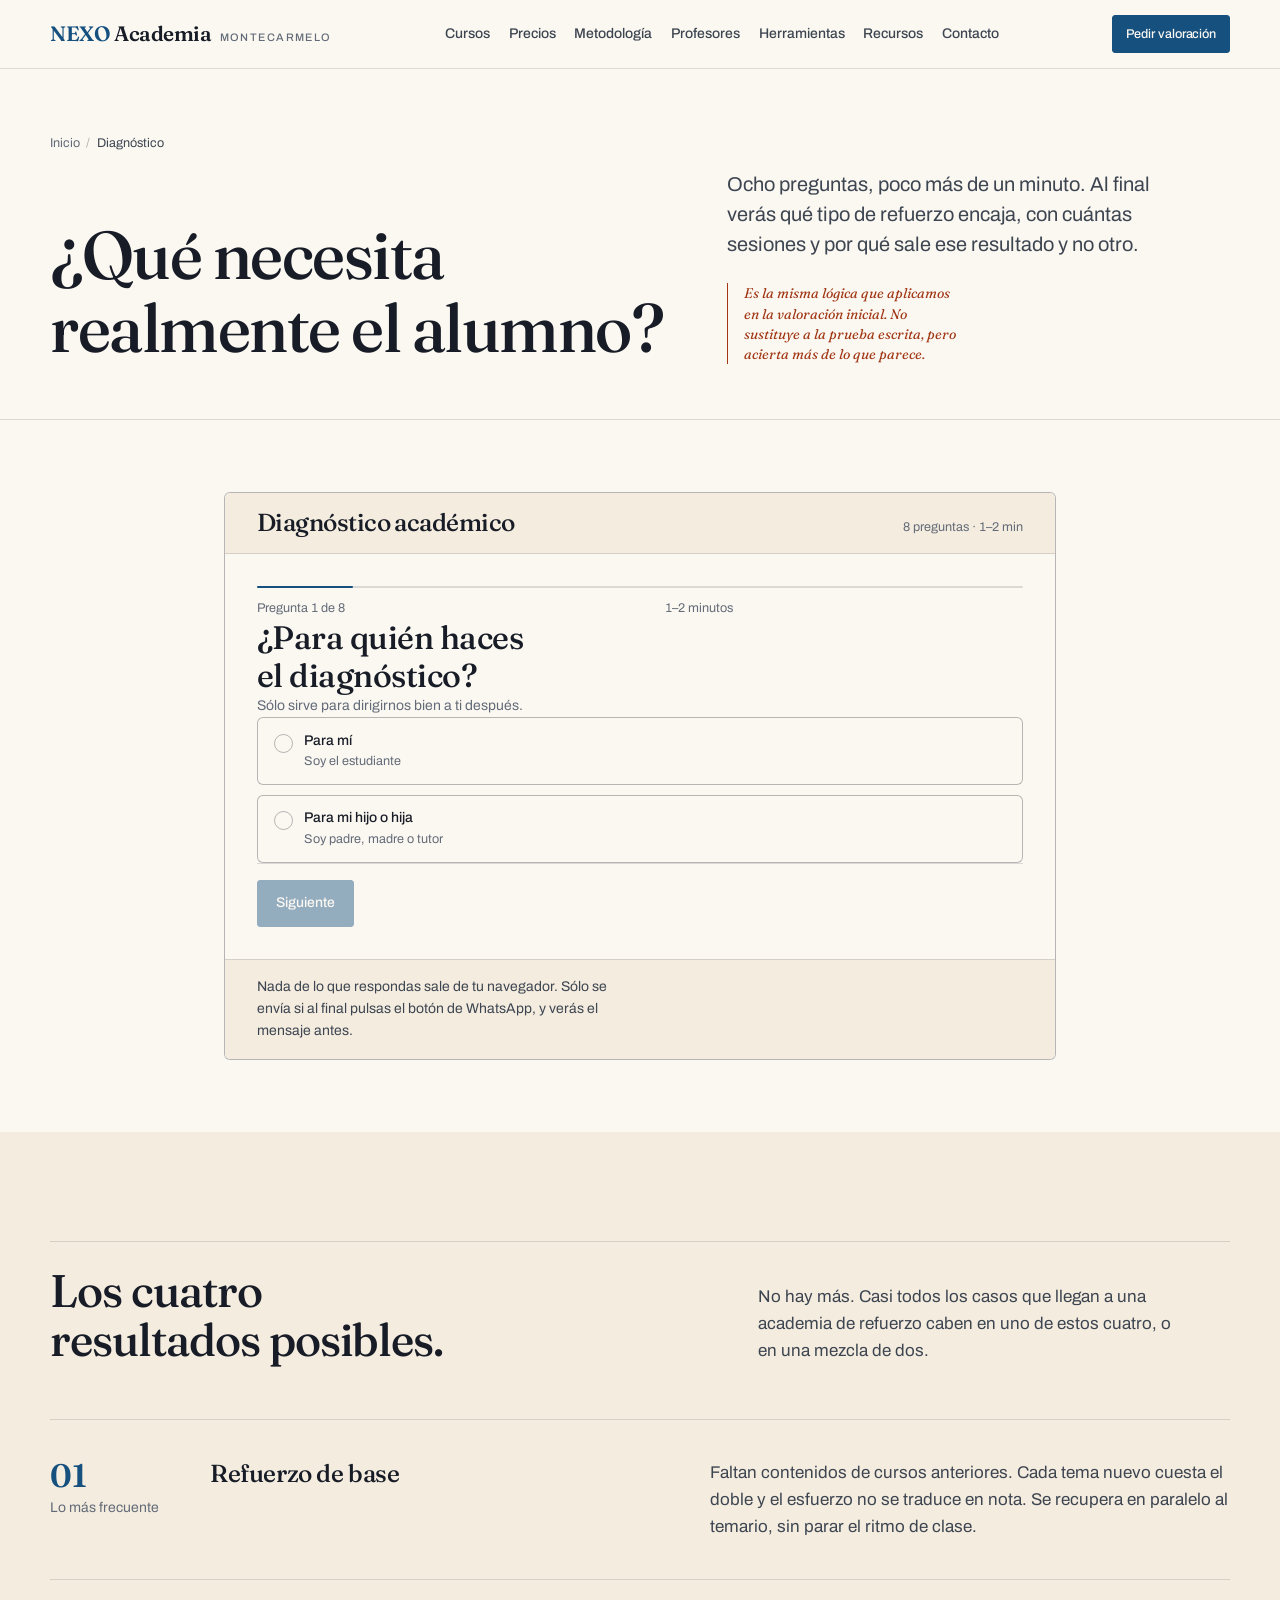
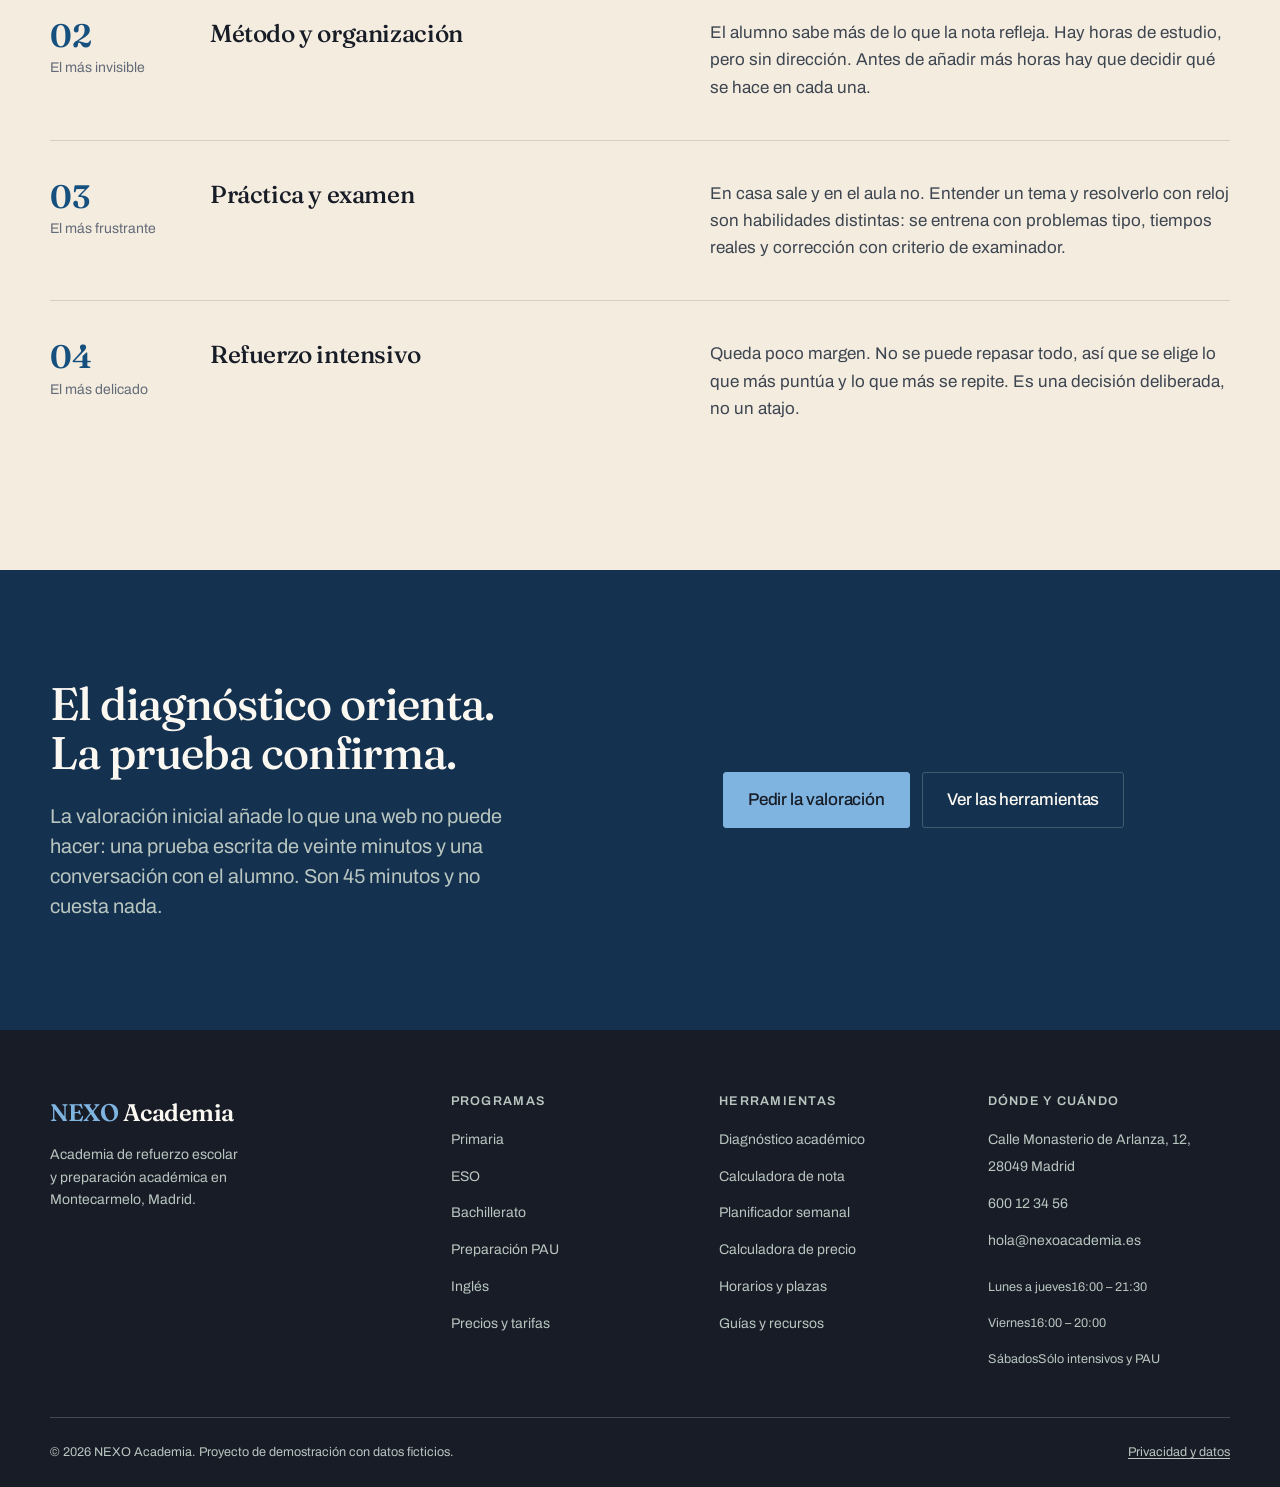
<file: diagnostico.html>
<!doctype html>
<html lang="es">
<head>
<meta charset="utf-8">
<meta name="viewport" content="width=device-width, initial-scale=1">
<title>Diagnóstico académico gratuito | NEXO Academia Madrid</title>
<meta name="description" content="Ocho preguntas para saber qué refuerzo necesita realmente el alumno: base, método, preparación de exámenes o intensivo. Gratis, sin registro y en un minuto.">
<link rel="canonical" href="https://nexoacademia.es/diagnostico.html">
<meta name="theme-color" content="#fbf8f2">

<meta property="og:type" content="website">
<meta property="og:site_name" content="NEXO Academia">
<meta property="og:locale" content="es_ES">
<meta property="og:title" content="Diagnóstico académico gratuito | NEXO Academia">
<meta property="og:description" content="¿Falta base, falta método o falla el examen? Ocho preguntas y lo sabes.">
<meta property="og:url" content="https://nexoacademia.es/diagnostico.html">
<meta property="og:image" content="https://nexoacademia.es/assets/images/og-nexo.png">
<meta name="twitter:card" content="summary_large_image">

<link rel="icon" href="assets/icons/favicon.svg" type="image/svg+xml">
<link rel="preconnect" href="https://fonts.googleapis.com">
<link rel="preconnect" href="https://fonts.gstatic.com" crossorigin>
<link rel="stylesheet" href="https://fonts.googleapis.com/css2?family=Archivo:wght@400..600&family=Fraunces:ital,opsz,wght@0,9..144,400..700;1,9..144,400..600&display=swap">
<link rel="stylesheet" href="css/main.css">
<link rel="stylesheet" href="css/components.css">
<link rel="stylesheet" href="css/responsive.css">

<script src="js/content.js" defer></script>
<script src="js/utils.js" defer></script>
<script src="js/render.js" defer></script>
<script src="js/main.js" defer></script>
<script src="js/calculator.js" defer></script>
<script src="js/diagnostico.js" defer></script>

<script type="application/ld+json">
{
  "@context": "https://schema.org",
  "@type": "BreadcrumbList",
  "itemListElement": [
    { "@type": "ListItem", "position": 1, "name": "Inicio", "item": "https://nexoacademia.es/" },
    { "@type": "ListItem", "position": 2, "name": "Diagnóstico", "item": "https://nexoacademia.es/diagnostico.html" }
  ]
}
</script>
</head>

<body>
<a class="skip-link" href="#contenido">Saltar al contenido</a>

<header class="site-header">
  <div class="wrap site-header__inner">
    <a class="brand" href="index.html">
      <span><span class="brand__mark">NEXO</span> Academia</span>
      <span class="brand__sub">Montecarmelo</span>
    </a>
    <nav class="nav" aria-label="Principal">
      <a class="nav__link" href="cursos.html">Cursos</a>
      <a class="nav__link" href="precios.html">Precios</a>
      <a class="nav__link" href="metodologia.html">Metodología</a>
      <a class="nav__link" href="profesores.html">Profesores</a>
      <a class="nav__link" href="herramientas.html">Herramientas</a>
      <a class="nav__link" href="recursos/index.html">Recursos</a>
      <a class="nav__link" href="contacto.html">Contacto</a>
    </nav>
    <div class="header-actions">
      <a class="btn btn--sm" href="contacto.html">Pedir valoración</a>
      <button class="nav-toggle" type="button" aria-expanded="false" aria-controls="menu-movil" aria-label="Abrir menú">
        <span class="nav-toggle__bars" aria-hidden="true"></span>
      </button>
    </div>
  </div>
</header>

<div class="mobile-nav" id="menu-movil" data-open="false">
  <div class="wrap">
    <nav aria-label="Menú móvil">
      <a class="mobile-nav__link" href="cursos.html">Cursos <span>Primaria a PAU</span></a>
      <a class="mobile-nav__link" href="precios.html">Precios <span>Tarifas públicas</span></a>
      <a class="mobile-nav__link" href="metodologia.html">Metodología <span>Cómo trabajamos</span></a>
      <a class="mobile-nav__link" href="profesores.html">Profesores <span>6 personas</span></a>
      <a class="mobile-nav__link" href="herramientas.html">Herramientas <span>Gratuitas</span></a>
      <a class="mobile-nav__link" href="recursos/index.html">Recursos <span>Guías y consejos</span></a>
      <a class="mobile-nav__link" href="diagnostico.html">Diagnóstico <span>1–2 min</span></a>
      <a class="mobile-nav__link" href="contacto.html">Contacto <span>Montecarmelo</span></a>
    </nav>
    <div class="mobile-nav__actions">
      <a class="btn btn--lg" href="contacto.html">Pedir valoración gratuita</a>
      <a class="btn btn--ghost btn--lg" data-link="wa" data-wa-intro="Me gustaría información sobre las clases de refuerzo." href="#">Escribir por WhatsApp</a>
    </div>
  </div>
</div>

<main id="contenido">

  <div class="page-head">
    <div class="wrap">
      <nav aria-label="Migas de pan">
        <ol class="crumbs">
          <li><a href="index.html">Inicio</a></li>
          <li><span aria-current="page">Diagnóstico</span></li>
        </ol>
      </nav>
      <div class="page-head__grid">
        <h1>¿Qué necesita realmente el alumno?</h1>
        <div>
          <p class="lead">Ocho preguntas, poco más de un minuto. Al final verás qué tipo de refuerzo encaja, con cuántas sesiones y por qué sale ese resultado y no otro.</p>
          <p class="marginalia mt-5">Es la misma lógica que aplicamos en la valoración inicial. No sustituye a la prueba escrita, pero acierta más de lo que parece.</p>
        </div>
      </div>
    </div>
  </div>

  <section class="section-tight">
    <div class="wrap" style="max-width:52rem">
      <article class="tool">
        <header class="tool__head">
          <h2 class="tool__title">Diagnóstico académico</h2>
          <span class="tool__meta">8 preguntas · 1–2 min</span>
        </header>
        <div class="tool__body" data-tool="diagnostico"></div>
        <footer class="tool__foot">
          <p>Nada de lo que respondas sale de tu navegador. Sólo se envía si al final pulsas el botón de WhatsApp, y verás el mensaje antes.</p>
        </footer>
      </article>
    </div>
  </section>

  <!-- ─────────────────────  LOS CUATRO PERFILES  ──────────────────── -->
  <section class="section section--paper2">
    <div class="wrap">
      <div class="s-head">
        <h2 class="s-head__title">Los cuatro resultados posibles.</h2>
        <div class="s-head__aside">
          <p>No hay más. Casi todos los casos que llegan a una academia de refuerzo caben en uno de estos cuatro, o en una mezcla de dos.</p>
        </div>
      </div>

      <div class="method">
        <article class="method__item">
          <div>
            <p class="method__step">01</p>
            <p class="method__time">Lo más frecuente</p>
          </div>
          <div class="method__body"><h3 class="method__title">Refuerzo de base</h3></div>
          <p class="method__text">Faltan contenidos de cursos anteriores. Cada tema nuevo cuesta el doble y el esfuerzo no se traduce en nota. Se recupera en paralelo al temario, sin parar el ritmo de clase.</p>
        </article>
        <article class="method__item">
          <div>
            <p class="method__step">02</p>
            <p class="method__time">El más invisible</p>
          </div>
          <div class="method__body"><h3 class="method__title">Método y organización</h3></div>
          <p class="method__text">El alumno sabe más de lo que la nota refleja. Hay horas de estudio, pero sin dirección. Antes de añadir más horas hay que decidir qué se hace en cada una.</p>
        </article>
        <article class="method__item">
          <div>
            <p class="method__step">03</p>
            <p class="method__time">El más frustrante</p>
          </div>
          <div class="method__body"><h3 class="method__title">Práctica y examen</h3></div>
          <p class="method__text">En casa sale y en el aula no. Entender un tema y resolverlo con reloj son habilidades distintas: se entrena con problemas tipo, tiempos reales y corrección con criterio de examinador.</p>
        </article>
        <article class="method__item">
          <div>
            <p class="method__step">04</p>
            <p class="method__time">El más delicado</p>
          </div>
          <div class="method__body"><h3 class="method__title">Refuerzo intensivo</h3></div>
          <p class="method__text">Queda poco margen. No se puede repasar todo, así que se elige lo que más puntúa y lo que más se repite. Es una decisión deliberada, no un atajo.</p>
        </article>
      </div>
    </div>
  </section>

  <section class="section section--ink on-ink">
    <div class="wrap closer">
      <div>
        <h2 class="closer__title">El diagnóstico orienta. La prueba confirma.</h2>
        <p class="lead mt-5">La valoración inicial añade lo que una web no puede hacer: una prueba escrita de veinte minutos y una conversación con el alumno. Son 45 minutos y no cuesta nada.</p>
      </div>
      <div class="closer__actions">
        <a class="btn btn--lg" href="contacto.html">Pedir la valoración</a>
        <a class="btn btn--ghost btn--lg" href="herramientas.html">Ver las herramientas</a>
      </div>
    </div>
  </section>

</main>

<footer class="site-footer">
  <div class="wrap">
    <div class="footer-grid">
      <div class="footer-col footer-brand">
        <a class="brand" href="index.html"><span><span class="brand__mark">NEXO</span> Academia</span></a>
        <p data-academy="brand.descriptor"></p>
      </div>
      <div class="footer-col">
        <h3>Programas</h3>
        <ul>
          <li><a href="cursos.html#programa-primaria">Primaria</a></li>
          <li><a href="cursos.html#programa-eso">ESO</a></li>
          <li><a href="cursos.html#programa-bachillerato">Bachillerato</a></li>
          <li><a href="cursos.html#programa-pau">Preparación PAU</a></li>
          <li><a href="cursos.html#programa-ingles">Inglés</a></li>
          <li><a href="precios.html">Precios y tarifas</a></li>
        </ul>
      </div>
      <div class="footer-col">
        <h3>Herramientas</h3>
        <ul>
          <li><a href="diagnostico.html">Diagnóstico académico</a></li>
          <li><a href="herramientas.html#nota">Calculadora de nota</a></li>
          <li><a href="herramientas.html#planner">Planificador semanal</a></li>
          <li><a href="herramientas.html#precio">Calculadora de precio</a></li>
          <li><a href="herramientas.html#plazas">Horarios y plazas</a></li>
          <li><a href="recursos/index.html">Guías y recursos</a></li>
        </ul>
      </div>
      <div class="footer-col">
        <h3>Dónde y cuándo</h3>
        <ul>
          <li><a data-link="maps" href="#" rel="noopener"><span data-academy="contact.street"></span>, <span data-academy="contact.city"></span></a></li>
          <li><a data-link="tel" href="#"><span data-academy="contact.phone"></span></a></li>
          <li><a data-link="mail" href="#"><span data-academy="contact.email"></span></a></li>
        </ul>
        <ul class="mt-5" data-render="hours" style="font-size:var(--step--2);color:var(--tx-2-on-ink);display:grid;gap:.4rem"></ul>
      </div>
    </div>
    <div class="footer-bottom">
      <p>© <span data-academy="year"></span> NEXO Academia. Proyecto de demostración con datos ficticios.</p>
      <p><a href="privacidad.html">Privacidad y datos</a></p>
    </div>
  </div>
</footer>

<a class="wa-float" data-wa-context="Escribo desde vuestra web." href="#" aria-label="Escribir por WhatsApp">
  <svg viewBox="0 0 24 24" fill="none" stroke="currentColor" stroke-width="1.7" stroke-linecap="round" stroke-linejoin="round" aria-hidden="true">
    <path d="M3.5 20.5 5 16a8.5 8.5 0 1 1 3.2 3.1l-4.7 1.4Z"/>
    <path d="M9 9.5c0 3 2.5 5.5 5.5 5.5.6 0 1-.4 1-.9l-.2-1-1.6-.5-.8.9a5.7 5.7 0 0 1-2.4-2.4l.9-.8-.5-1.6-1-.2c-.5 0-.9.4-.9 1Z"/>
  </svg>
  <span>WhatsApp</span>
</a>

</body>
</html>
</file>
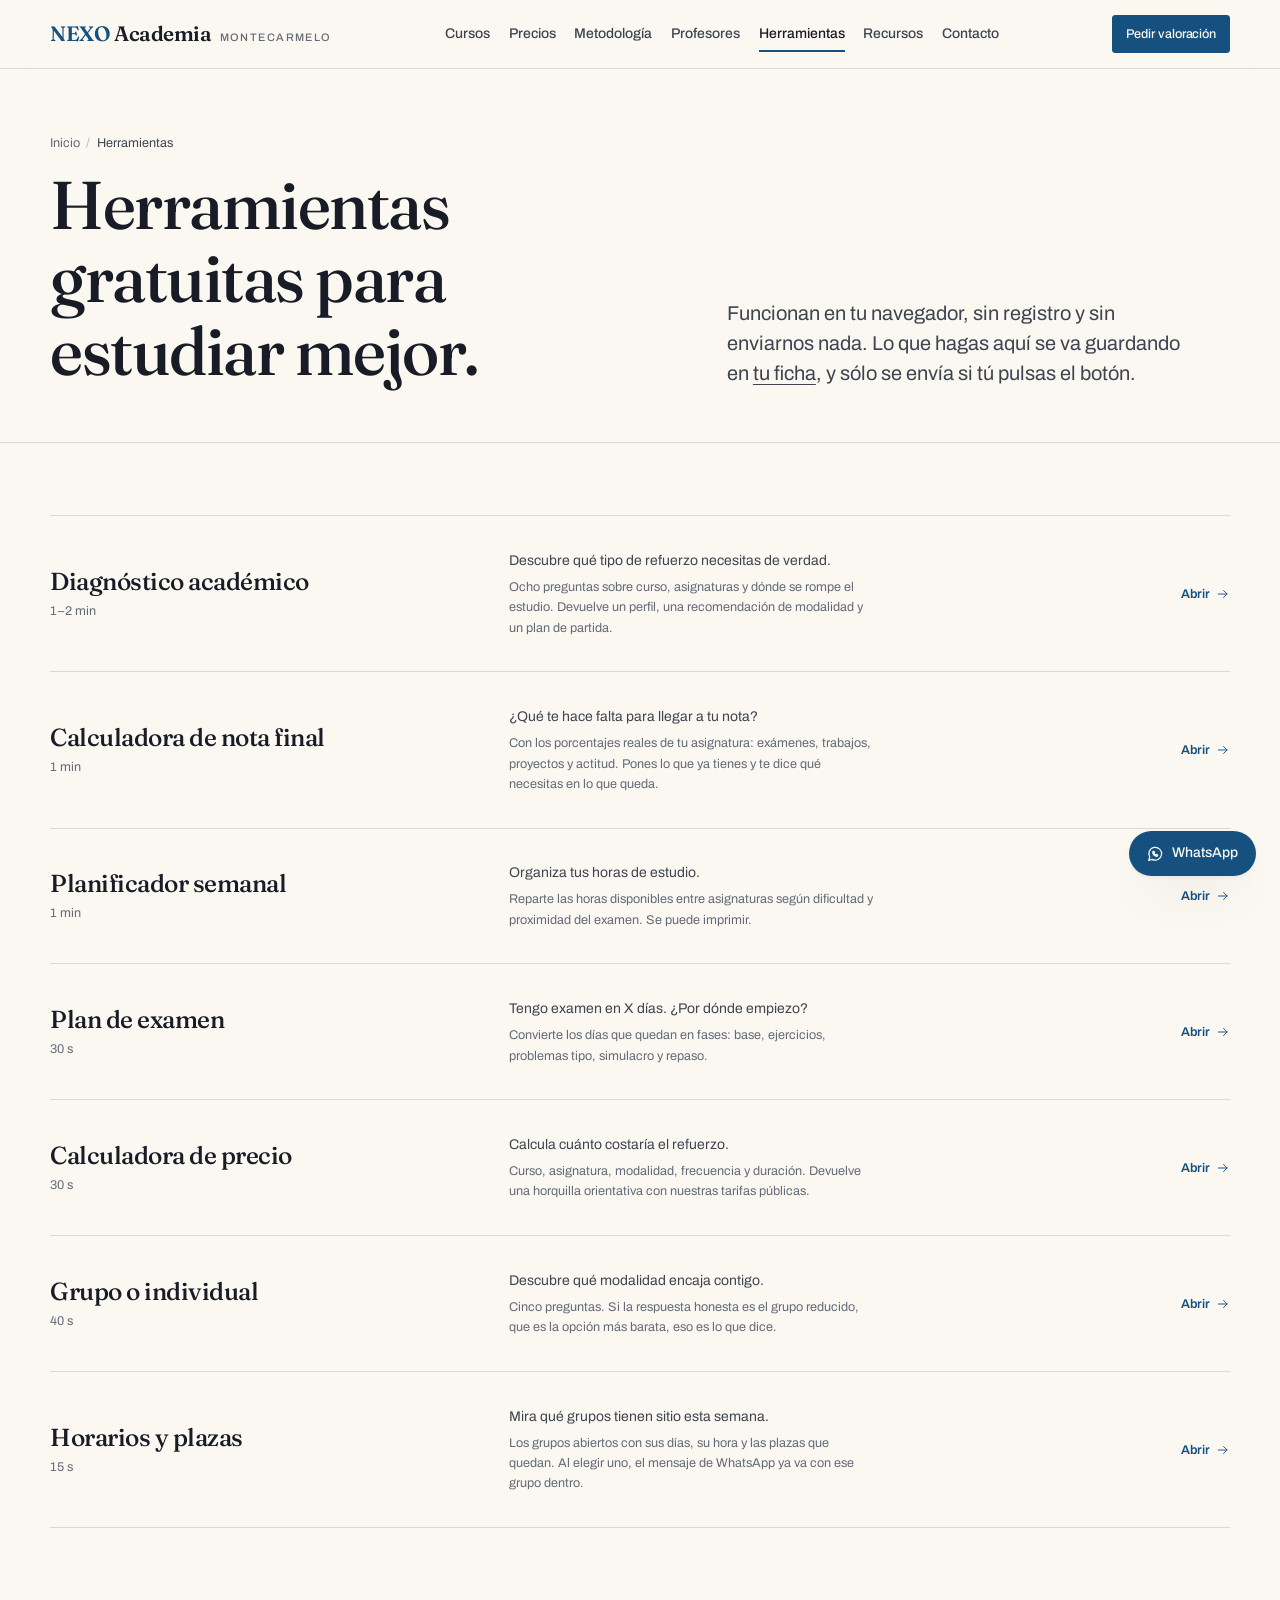
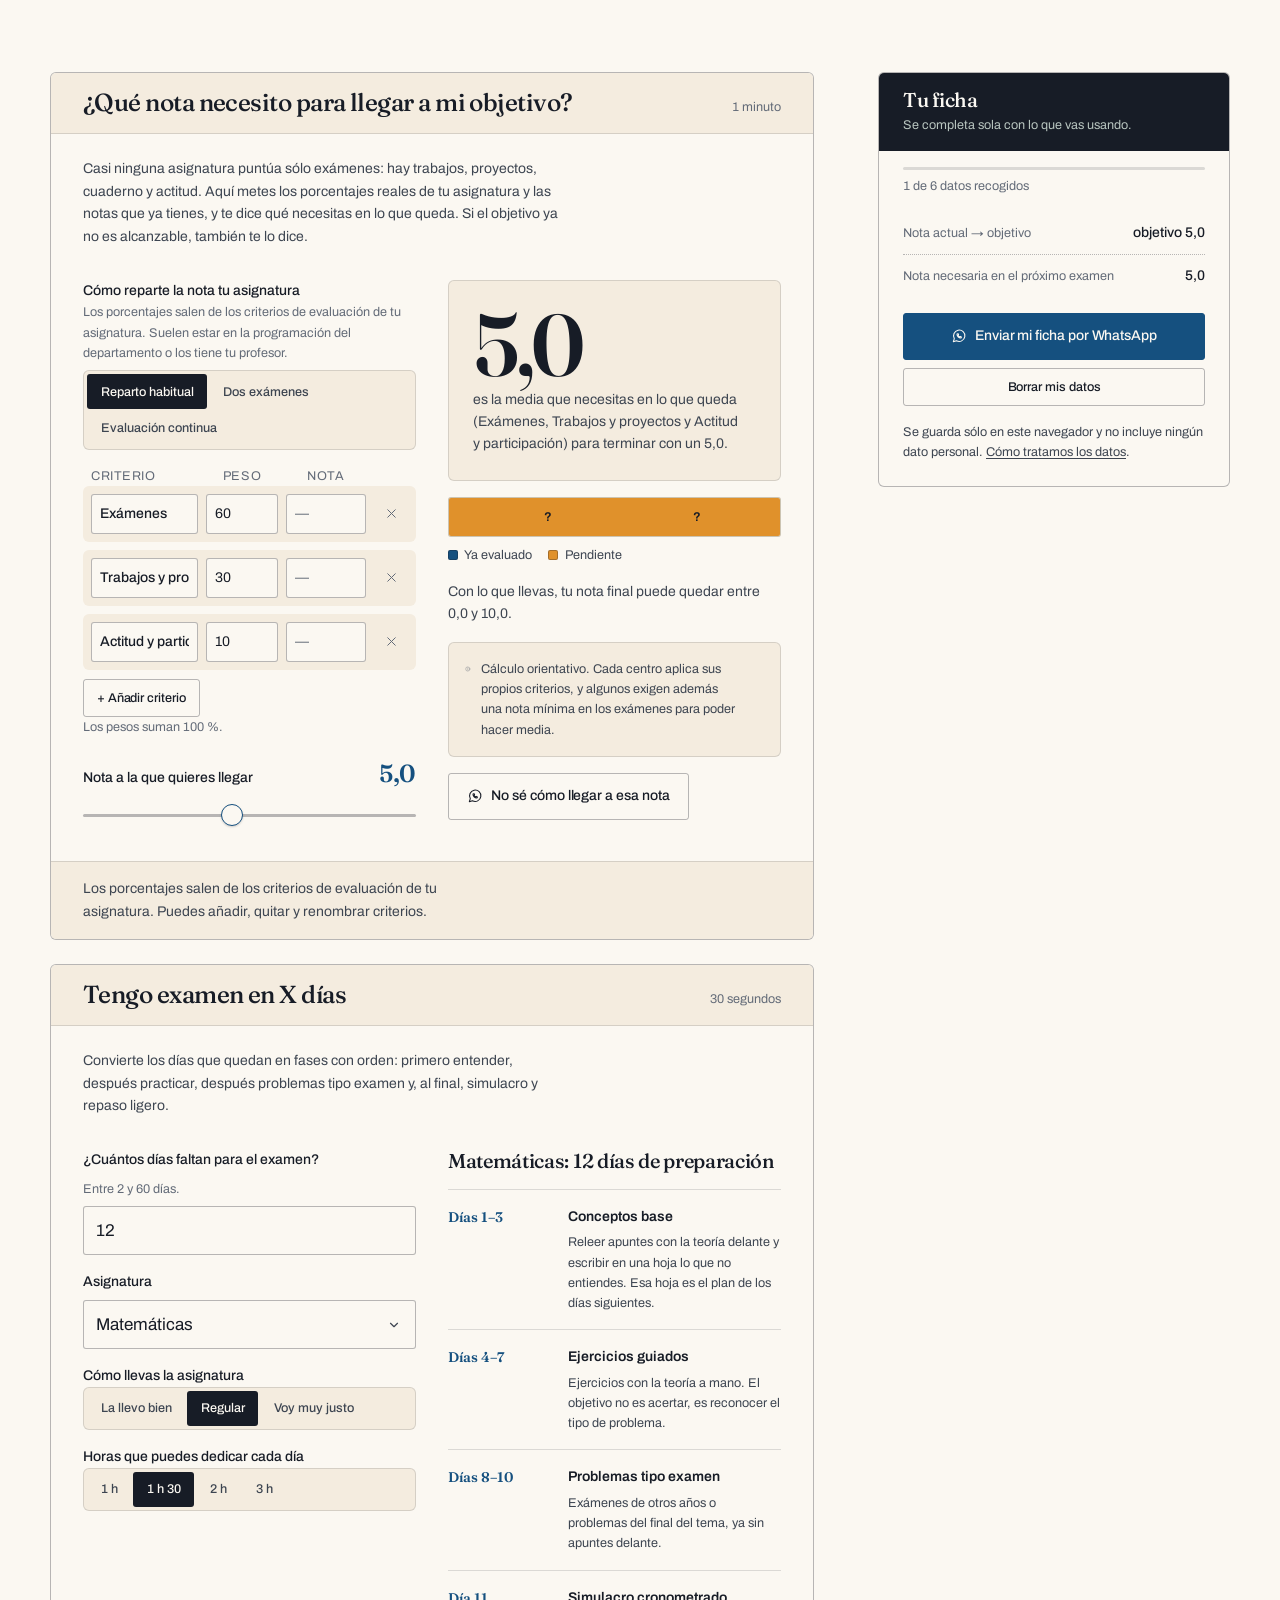
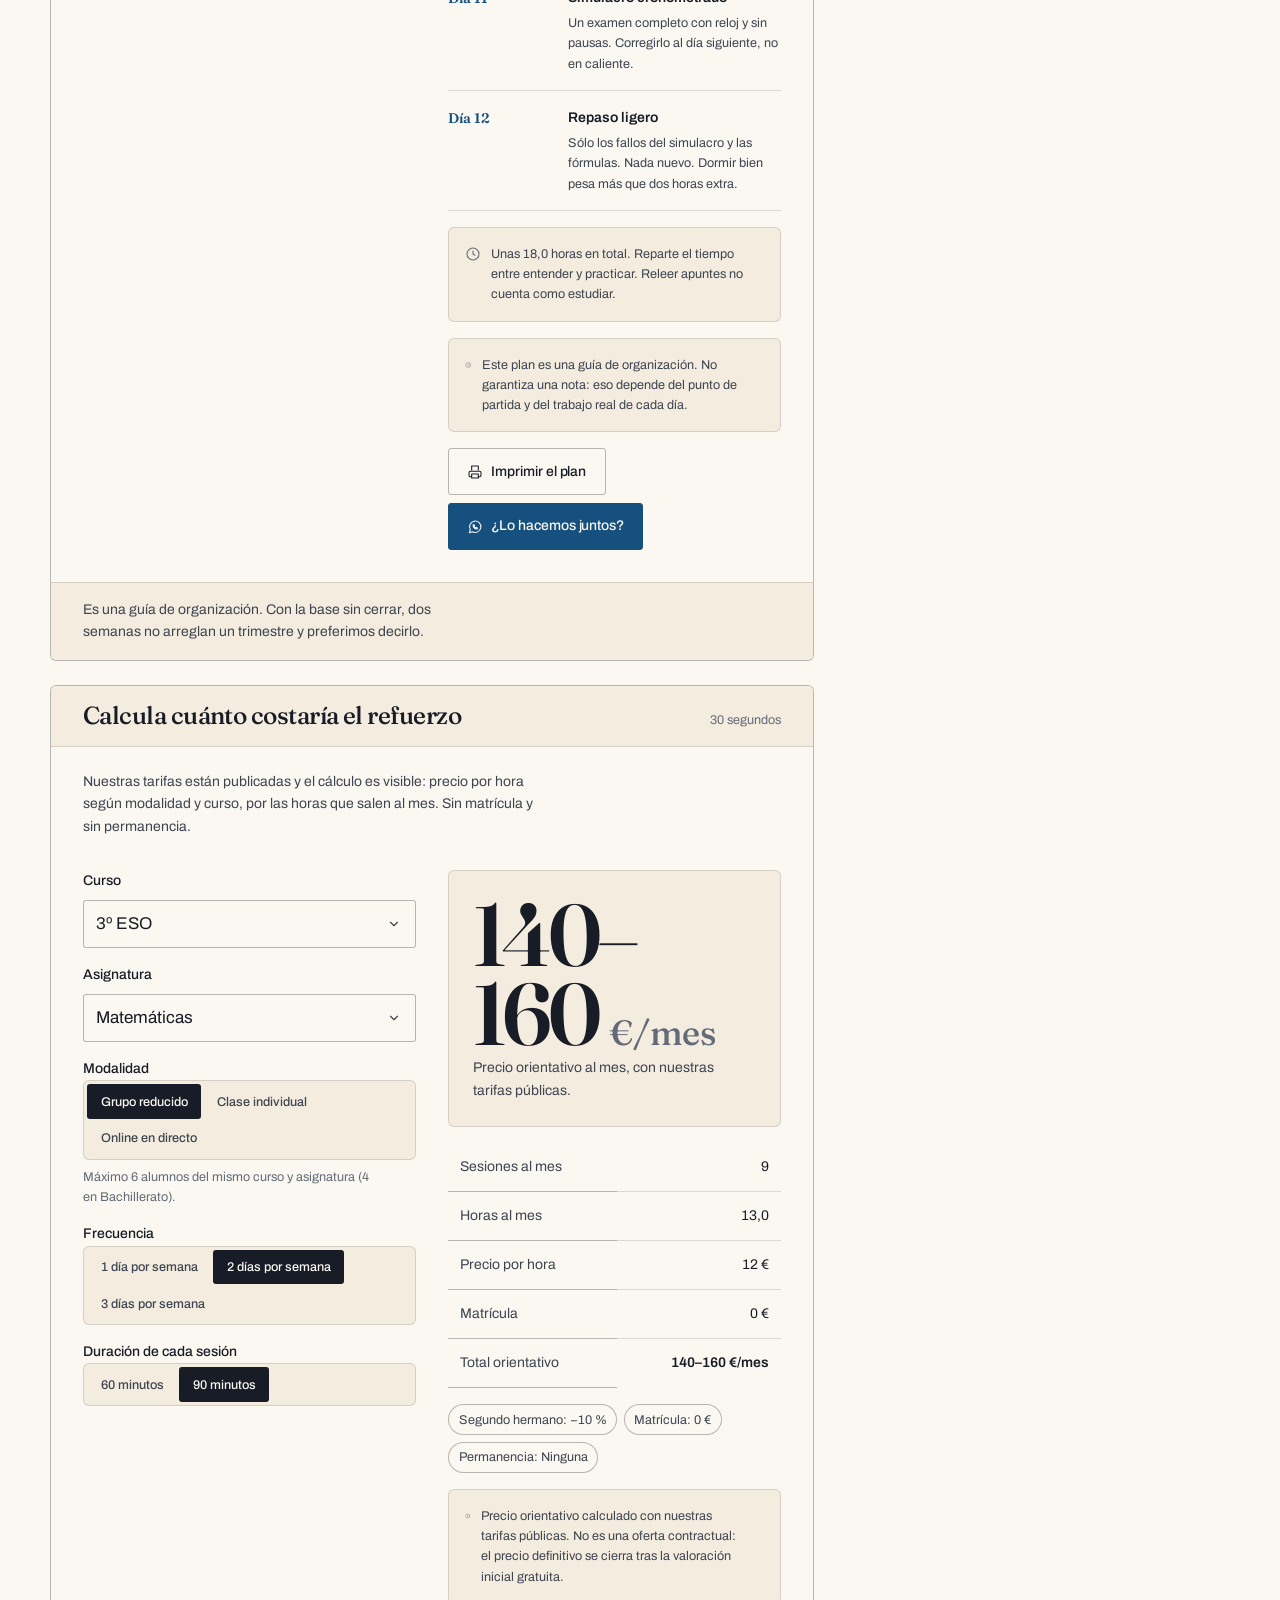
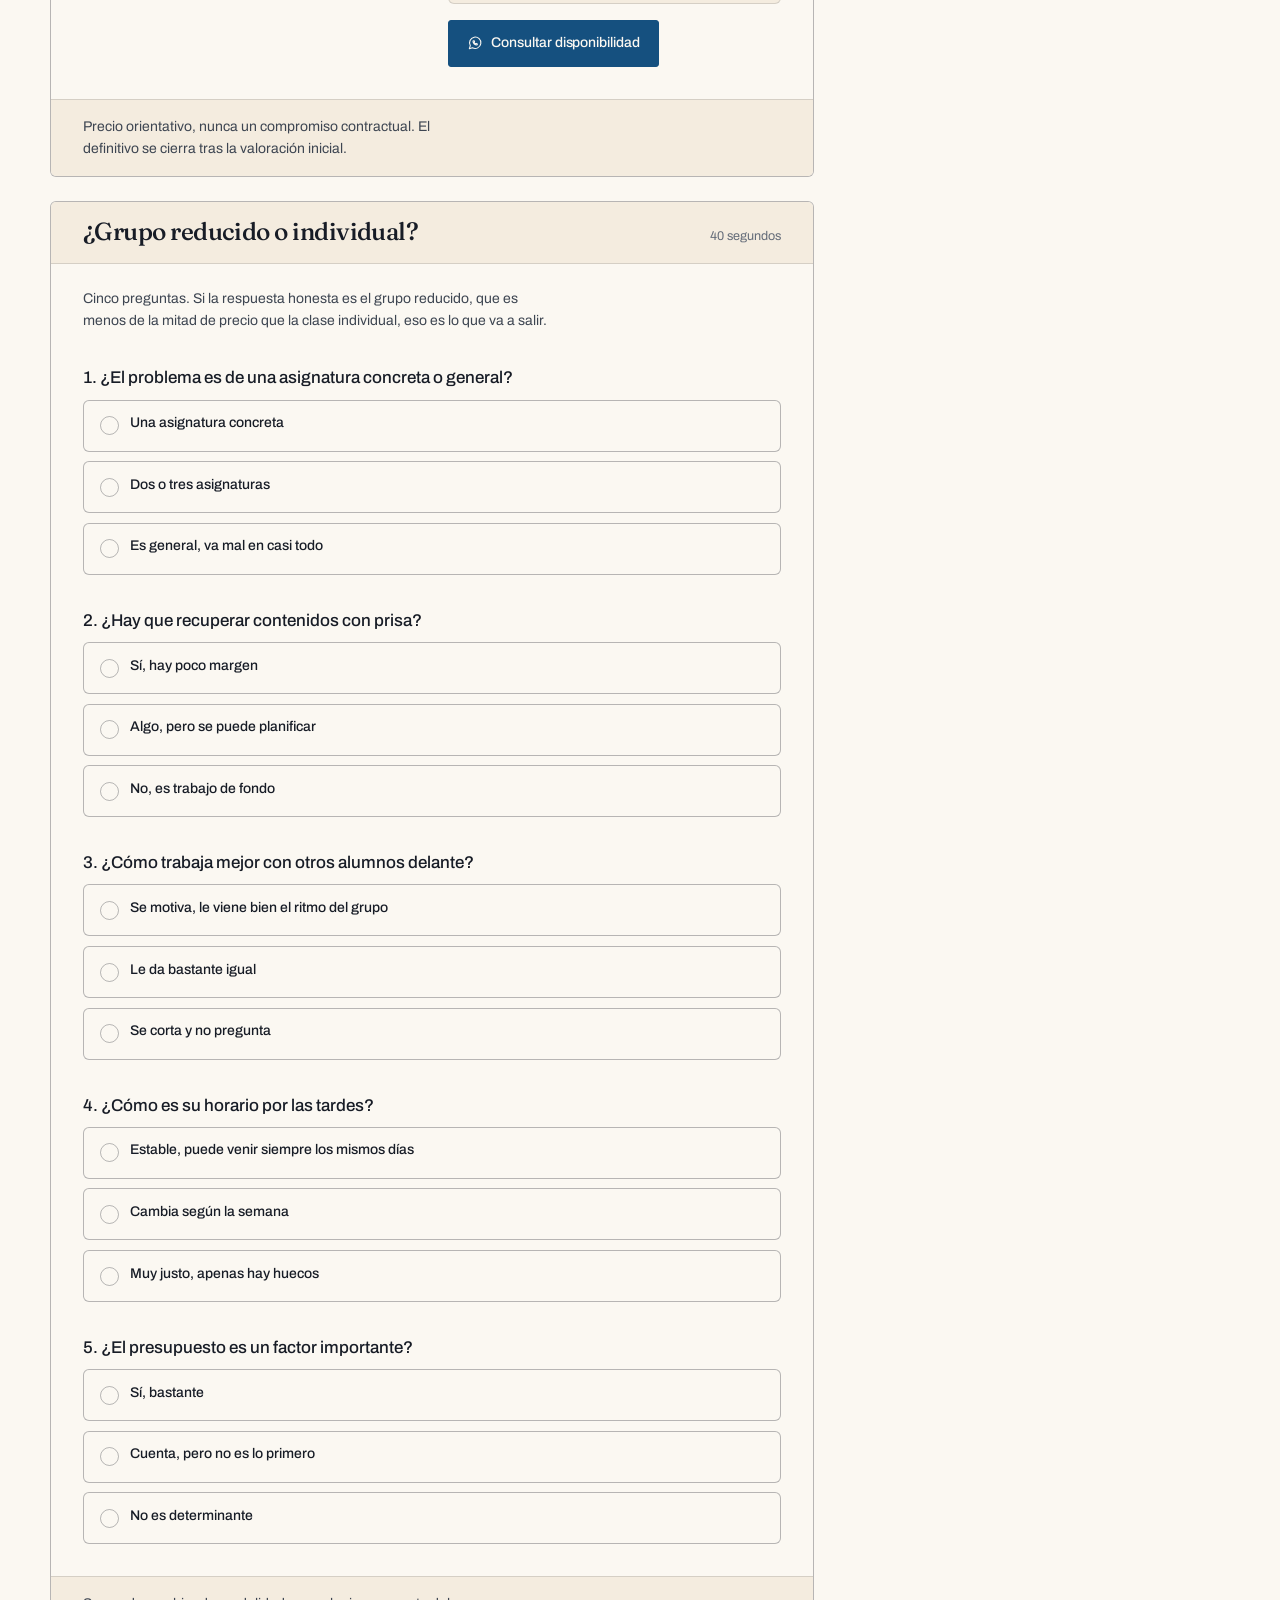
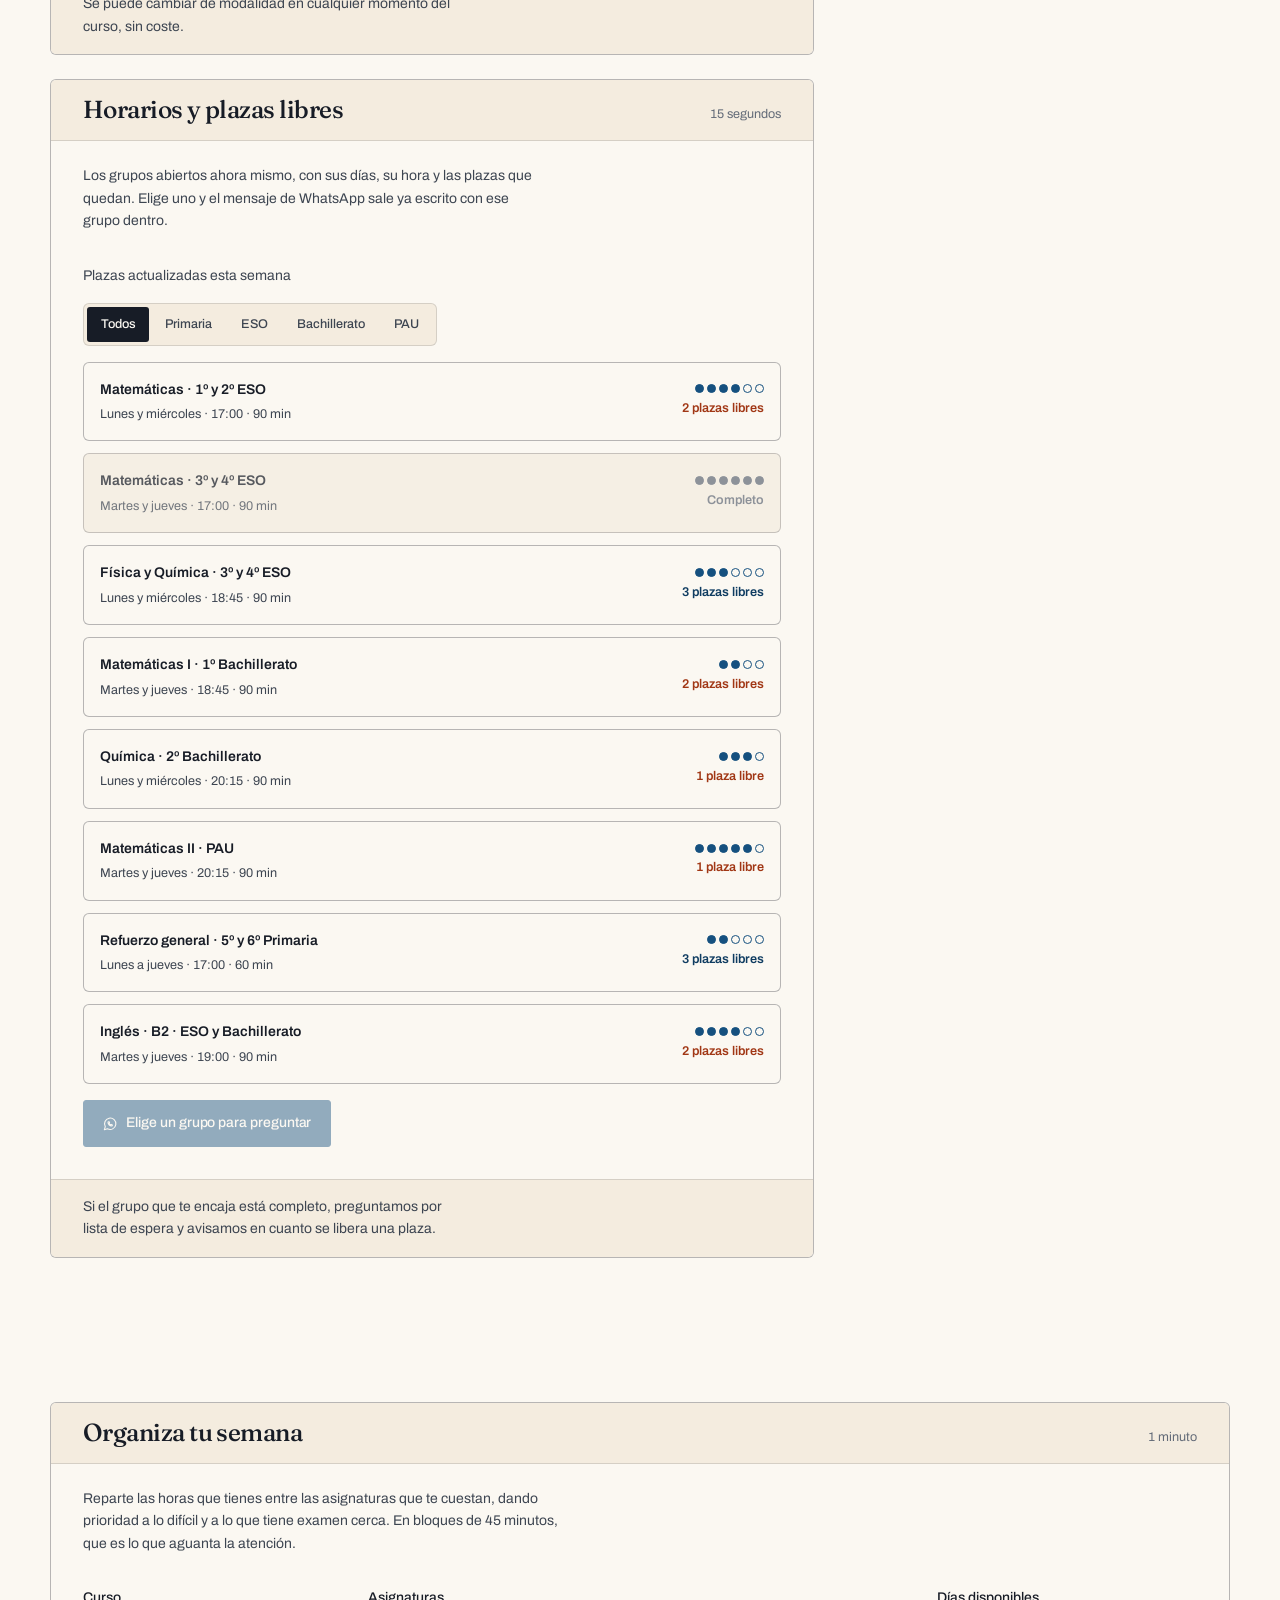
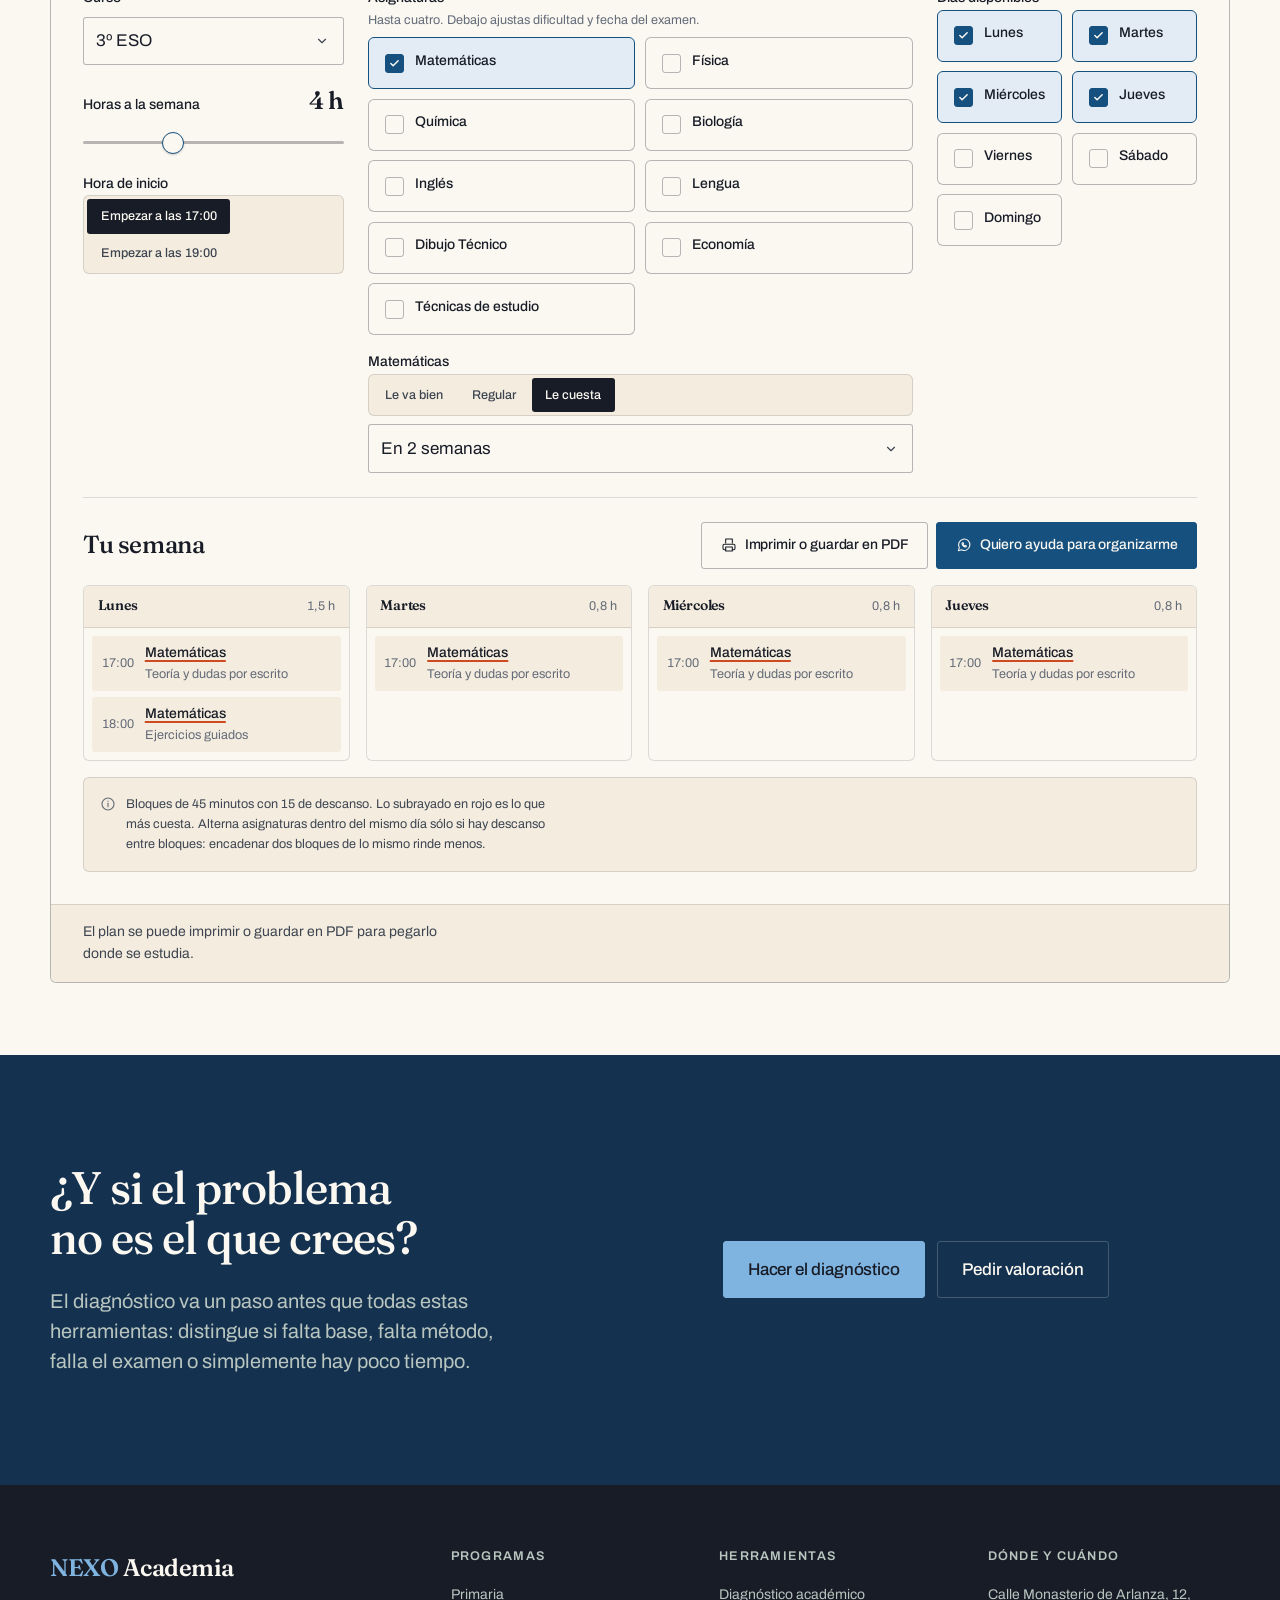
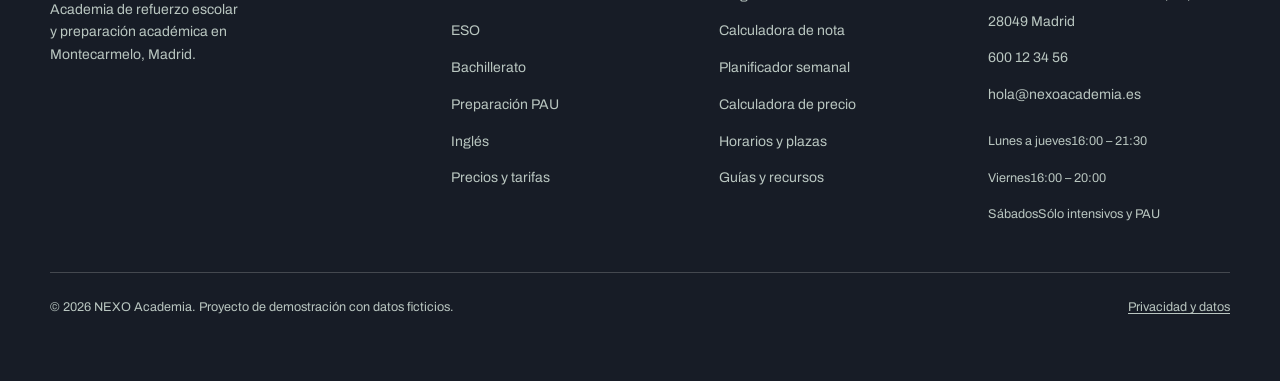
<file: herramientas.html>
<!doctype html>
<html lang="es">
<head>
<meta charset="utf-8">
<meta name="viewport" content="width=device-width, initial-scale=1">
<title>Herramientas gratuitas para estudiar mejor | NEXO Academia</title>
<meta name="description" content="Calculadora de nota, planificador semanal, plan de examen, calculadora de precio, test de modalidad y horarios con plazas libres. Gratis, sin registro y en tu navegador.">
<link rel="canonical" href="https://nexoacademia.es/herramientas.html">
<meta name="theme-color" content="#fbf8f2">

<meta property="og:type" content="website">
<meta property="og:site_name" content="NEXO Academia">
<meta property="og:locale" content="es_ES">
<meta property="og:title" content="Herramientas gratuitas para estudiar mejor | NEXO Academia">
<meta property="og:description" content="Calcula la nota que necesitas, organiza tu semana y prepara el próximo examen. Sin registro.">
<meta property="og:url" content="https://nexoacademia.es/herramientas.html">
<meta property="og:image" content="https://nexoacademia.es/assets/images/og-nexo.png">
<meta name="twitter:card" content="summary_large_image">

<link rel="icon" href="assets/icons/favicon.svg" type="image/svg+xml">
<link rel="preconnect" href="https://fonts.googleapis.com">
<link rel="preconnect" href="https://fonts.gstatic.com" crossorigin>
<link rel="stylesheet" href="https://fonts.googleapis.com/css2?family=Archivo:wght@400..600&family=Fraunces:ital,opsz,wght@0,9..144,400..700;1,9..144,400..600&display=swap">
<link rel="stylesheet" href="css/main.css">
<link rel="stylesheet" href="css/components.css">
<link rel="stylesheet" href="css/responsive.css">

<script src="js/content.js" defer></script>
<script src="js/utils.js" defer></script>
<script src="js/render.js" defer></script>
<script src="js/main.js" defer></script>
<script src="js/calculator.js" defer></script>
<script src="js/planner.js" defer></script>
<script src="js/tools.js" defer></script>

<script type="application/ld+json">
{
  "@context": "https://schema.org",
  "@type": "BreadcrumbList",
  "itemListElement": [
    { "@type": "ListItem", "position": 1, "name": "Inicio", "item": "https://nexoacademia.es/" },
    { "@type": "ListItem", "position": 2, "name": "Herramientas", "item": "https://nexoacademia.es/herramientas.html" }
  ]
}
</script>
<script type="application/ld+json">
{
  "@context": "https://schema.org",
  "@type": "WebApplication",
  "name": "Herramientas de estudio de NEXO Academia",
  "url": "https://nexoacademia.es/herramientas.html",
  "applicationCategory": "EducationalApplication",
  "operatingSystem": "Navegador web",
  "inLanguage": "es-ES",
  "isAccessibleForFree": true,
  "offers": { "@type": "Offer", "price": "0", "priceCurrency": "EUR" },
  "featureList": [
    "Diagnóstico académico",
    "Calculadora de nota objetivo",
    "Planificador de estudio semanal",
    "Plan de preparación de examen",
    "Calculadora de precio orientativo",
    "Recomendador de modalidad",
    "Consulta de horarios y plazas libres"
  ],
  "publisher": { "@type": "EducationalOrganization", "name": "NEXO Academia", "url": "https://nexoacademia.es/" }
}
</script>
</head>

<body>
<a class="skip-link" href="#contenido">Saltar al contenido</a>

<header class="site-header">
  <div class="wrap site-header__inner">
    <a class="brand" href="index.html">
      <span><span class="brand__mark">NEXO</span> Academia</span>
      <span class="brand__sub">Montecarmelo</span>
    </a>
    <nav class="nav" aria-label="Principal">
      <a class="nav__link" href="cursos.html">Cursos</a>
      <a class="nav__link" href="precios.html">Precios</a>
      <a class="nav__link" href="metodologia.html">Metodología</a>
      <a class="nav__link" href="profesores.html">Profesores</a>
      <a class="nav__link" href="herramientas.html">Herramientas</a>
      <a class="nav__link" href="recursos/index.html">Recursos</a>
      <a class="nav__link" href="contacto.html">Contacto</a>
    </nav>
    <div class="header-actions">
      <a class="btn btn--sm" href="contacto.html">Pedir valoración</a>
      <button class="nav-toggle" type="button" aria-expanded="false" aria-controls="menu-movil" aria-label="Abrir menú">
        <span class="nav-toggle__bars" aria-hidden="true"></span>
      </button>
    </div>
  </div>
</header>

<div class="mobile-nav" id="menu-movil" data-open="false">
  <div class="wrap">
    <nav aria-label="Menú móvil">
      <a class="mobile-nav__link" href="cursos.html">Cursos <span>Primaria a PAU</span></a>
      <a class="mobile-nav__link" href="precios.html">Precios <span>Tarifas públicas</span></a>
      <a class="mobile-nav__link" href="metodologia.html">Metodología <span>Cómo trabajamos</span></a>
      <a class="mobile-nav__link" href="profesores.html">Profesores <span>6 personas</span></a>
      <a class="mobile-nav__link" href="herramientas.html">Herramientas <span>Gratuitas</span></a>
      <a class="mobile-nav__link" href="recursos/index.html">Recursos <span>Guías y consejos</span></a>
      <a class="mobile-nav__link" href="diagnostico.html">Diagnóstico <span>1–2 min</span></a>
      <a class="mobile-nav__link" href="contacto.html">Contacto <span>Montecarmelo</span></a>
    </nav>
    <div class="mobile-nav__actions">
      <a class="btn btn--lg" href="contacto.html">Pedir valoración gratuita</a>
      <a class="btn btn--ghost btn--lg" data-link="wa" data-wa-intro="Me gustaría información sobre las clases de refuerzo." href="#">Escribir por WhatsApp</a>
    </div>
  </div>
</div>

<main id="contenido">

  <div class="page-head">
    <div class="wrap">
      <nav aria-label="Migas de pan">
        <ol class="crumbs">
          <li><a href="index.html">Inicio</a></li>
          <li><span aria-current="page">Herramientas</span></li>
        </ol>
      </nav>
      <div class="page-head__grid">
        <h1>Herramientas gratuitas para estudiar mejor.</h1>
        <div>
          <p class="lead">Funcionan en tu navegador, sin registro y sin enviarnos nada. Lo que hagas aquí se va guardando en <a href="#ficha">tu ficha</a>, y sólo se envía si tú pulsas el botón.</p>
        </div>
      </div>
    </div>
  </div>

  <section class="section-tight">
    <div class="wrap">
      <h2 class="visually-hidden">Índice de herramientas</h2>
      <div class="tool-index" data-render="tool-index"></div>
    </div>
  </section>

  <section class="section-tight">
    <div class="wrap tools-layout">

      <div class="tool-grid">

        <!-- ─────────────────  CALCULADORA DE NOTA  ─────────────────── -->
        <article class="tool" id="nota">
          <header class="tool__head">
            <h2 class="tool__title">¿Qué nota necesito para llegar a mi objetivo?</h2>
            <span class="tool__meta">1 minuto</span>
          </header>
          <p class="tool__intro">Casi ninguna asignatura puntúa sólo exámenes: hay trabajos, proyectos, cuaderno y actitud. Aquí metes los porcentajes reales de tu asignatura y las notas que ya tienes, y te dice qué necesitas en lo que queda. Si el objetivo ya no es alcanzable, también te lo dice.</p>
          <div class="tool__body" data-tool="nota"></div>
          <footer class="tool__foot">
            <p>Los porcentajes salen de los criterios de evaluación de tu asignatura. Puedes añadir, quitar y renombrar criterios.</p>
          </footer>
        </article>

        <!-- ────────────────────  PLAN DE EXAMEN  ────────────────────── -->
        <article class="tool" id="examen">
          <header class="tool__head">
            <h2 class="tool__title">Tengo examen en X días</h2>
            <span class="tool__meta">30 segundos</span>
          </header>
          <p class="tool__intro">Convierte los días que quedan en fases con orden: primero entender, después practicar, después problemas tipo examen y, al final, simulacro y repaso ligero.</p>
          <div class="tool__body" data-tool="examen"></div>
          <footer class="tool__foot">
            <p>Es una guía de organización. Con la base sin cerrar, dos semanas no arreglan un trimestre y preferimos decirlo.</p>
          </footer>
        </article>

        <!-- ───────────────────  CALCULADORA DE PRECIO  ──────────────── -->
        <article class="tool" id="precio">
          <header class="tool__head">
            <h2 class="tool__title">Calcula cuánto costaría el refuerzo</h2>
            <span class="tool__meta">30 segundos</span>
          </header>
          <p class="tool__intro">Nuestras tarifas están publicadas y el cálculo es visible: precio por hora según modalidad y curso, por las horas que salen al mes. Sin matrícula y sin permanencia.</p>
          <div class="tool__body" data-tool="precio"></div>
          <footer class="tool__foot">
            <p>Precio orientativo, nunca un compromiso contractual. El definitivo se cierra tras la valoración inicial.</p>
          </footer>
        </article>

        <!-- ──────────────────  GRUPO O INDIVIDUAL  ──────────────────── -->
        <article class="tool" id="modalidad">
          <header class="tool__head">
            <h2 class="tool__title">¿Grupo reducido o individual?</h2>
            <span class="tool__meta">40 segundos</span>
          </header>
          <p class="tool__intro">Cinco preguntas. Si la respuesta honesta es el grupo reducido, que es menos de la mitad de precio que la clase individual, eso es lo que va a salir.</p>
          <div class="tool__body" data-tool="modalidad"></div>
          <footer class="tool__foot">
            <p>Se puede cambiar de modalidad en cualquier momento del curso, sin coste.</p>
          </footer>
        </article>

        <!-- ────────────────────  HORARIOS Y PLAZAS  ─────────────────── -->
        <article class="tool" id="plazas">
          <header class="tool__head">
            <h2 class="tool__title">Horarios y plazas libres</h2>
            <span class="tool__meta">15 segundos</span>
          </header>
          <p class="tool__intro">Los grupos abiertos ahora mismo, con sus días, su hora y las plazas que quedan. Elige uno y el mensaje de WhatsApp sale ya escrito con ese grupo dentro.</p>
          <div class="tool__body" data-tool="plazas"></div>
          <footer class="tool__foot">
            <p>Si el grupo que te encaja está completo, preguntamos por lista de espera y avisamos en cuanto se libera una plaza.</p>
          </footer>
        </article>

      </div>

      <!-- ────────────────────  FICHA DEL ALUMNO  ─────────────────────── -->
      <aside class="snapshot" id="ficha" data-snapshot aria-labelledby="ficha-titulo">
        <div class="snapshot__head">
          <h2 id="ficha-titulo" style="font-size:var(--step-1)">Tu ficha</h2>
          <p>Se completa sola con lo que vas usando.</p>
        </div>
        <div class="snapshot__body">
          <div class="snapshot__meter">
            <div class="snapshot__meter-track">
              <span class="snapshot__meter-fill" data-snapshot-fill></span>
            </div>
            <p class="snapshot__meter-label" data-snapshot-label>0 de 6 datos recogidos</p>
          </div>
          <div data-snapshot-rows></div>
          <div class="grid" style="gap:.5rem" data-snapshot-actions></div>
          <p class="small" style="font-size:var(--step--2)">Se guarda sólo en este navegador y no incluye ningún dato personal. <a href="privacidad.html">Cómo tratamos los datos</a>.</p>
        </div>
      </aside>

    </div>
  </section>

  <section class="section-tight">
    <div class="wrap">
        <!-- ──────────────────  PLANIFICADOR SEMANAL  ────────────────── -->
        <article class="tool" id="planner">
          <header class="tool__head">
            <h2 class="tool__title">Organiza tu semana</h2>
            <span class="tool__meta">1 minuto</span>
          </header>
          <p class="tool__intro">Reparte las horas que tienes entre las asignaturas que te cuestan, dando prioridad a lo difícil y a lo que tiene examen cerca. En bloques de 45 minutos, que es lo que aguanta la atención.</p>
          <div class="tool__body" data-tool="planner"></div>
          <footer class="tool__foot">
            <p>El plan se puede imprimir o guardar en PDF para pegarlo donde se estudia.</p>
          </footer>
        </article>
    </div>
  </section>

  <section class="section section--ink on-ink">
    <div class="wrap closer">
      <div>
        <h2 class="closer__title">¿Y si el problema no es el que crees?</h2>
        <p class="lead mt-5">El diagnóstico va un paso antes que todas estas herramientas: distingue si falta base, falta método, falla el examen o simplemente hay poco tiempo.</p>
      </div>
      <div class="closer__actions">
        <a class="btn btn--lg" href="diagnostico.html">Hacer el diagnóstico</a>
        <a class="btn btn--ghost btn--lg" href="contacto.html">Pedir valoración</a>
      </div>
    </div>
  </section>

</main>

<footer class="site-footer">
  <div class="wrap">
    <div class="footer-grid">
      <div class="footer-col footer-brand">
        <a class="brand" href="index.html"><span><span class="brand__mark">NEXO</span> Academia</span></a>
        <p data-academy="brand.descriptor"></p>
      </div>
      <div class="footer-col">
        <h3>Programas</h3>
        <ul>
          <li><a href="cursos.html#programa-primaria">Primaria</a></li>
          <li><a href="cursos.html#programa-eso">ESO</a></li>
          <li><a href="cursos.html#programa-bachillerato">Bachillerato</a></li>
          <li><a href="cursos.html#programa-pau">Preparación PAU</a></li>
          <li><a href="cursos.html#programa-ingles">Inglés</a></li>
          <li><a href="precios.html">Precios y tarifas</a></li>
        </ul>
      </div>
      <div class="footer-col">
        <h3>Herramientas</h3>
        <ul>
          <li><a href="diagnostico.html">Diagnóstico académico</a></li>
          <li><a href="herramientas.html#nota">Calculadora de nota</a></li>
          <li><a href="herramientas.html#planner">Planificador semanal</a></li>
          <li><a href="herramientas.html#precio">Calculadora de precio</a></li>
          <li><a href="herramientas.html#plazas">Horarios y plazas</a></li>
          <li><a href="recursos/index.html">Guías y recursos</a></li>
        </ul>
      </div>
      <div class="footer-col">
        <h3>Dónde y cuándo</h3>
        <ul>
          <li><a data-link="maps" href="#" rel="noopener"><span data-academy="contact.street"></span>, <span data-academy="contact.city"></span></a></li>
          <li><a data-link="tel" href="#"><span data-academy="contact.phone"></span></a></li>
          <li><a data-link="mail" href="#"><span data-academy="contact.email"></span></a></li>
        </ul>
        <ul class="mt-5" data-render="hours" style="font-size:var(--step--2);color:var(--tx-2-on-ink);display:grid;gap:.4rem"></ul>
      </div>
    </div>
    <div class="footer-bottom">
      <p>© <span data-academy="year"></span> NEXO Academia. Proyecto de demostración con datos ficticios.</p>
      <p><a href="privacidad.html">Privacidad y datos</a></p>
    </div>
  </div>
</footer>

<div class="sticky-cta">
  <a class="btn" href="#ficha">Ver mi ficha</a>
  <a class="btn btn--ghost" data-link="wa" data-wa-intro="Me gustaría información sobre las clases de refuerzo." href="#">WhatsApp</a>
</div>

<a class="wa-float" data-wa-context="Escribo desde vuestra web." href="#" aria-label="Escribir por WhatsApp">
  <svg viewBox="0 0 24 24" fill="none" stroke="currentColor" stroke-width="1.7" stroke-linecap="round" stroke-linejoin="round" aria-hidden="true">
    <path d="M3.5 20.5 5 16a8.5 8.5 0 1 1 3.2 3.1l-4.7 1.4Z"/>
    <path d="M9 9.5c0 3 2.5 5.5 5.5 5.5.6 0 1-.4 1-.9l-.2-1-1.6-.5-.8.9a5.7 5.7 0 0 1-2.4-2.4l.9-.8-.5-1.6-1-.2c-.5 0-.9.4-.9 1Z"/>
  </svg>
  <span>WhatsApp</span>
</a>

</body>
</html>
</file>
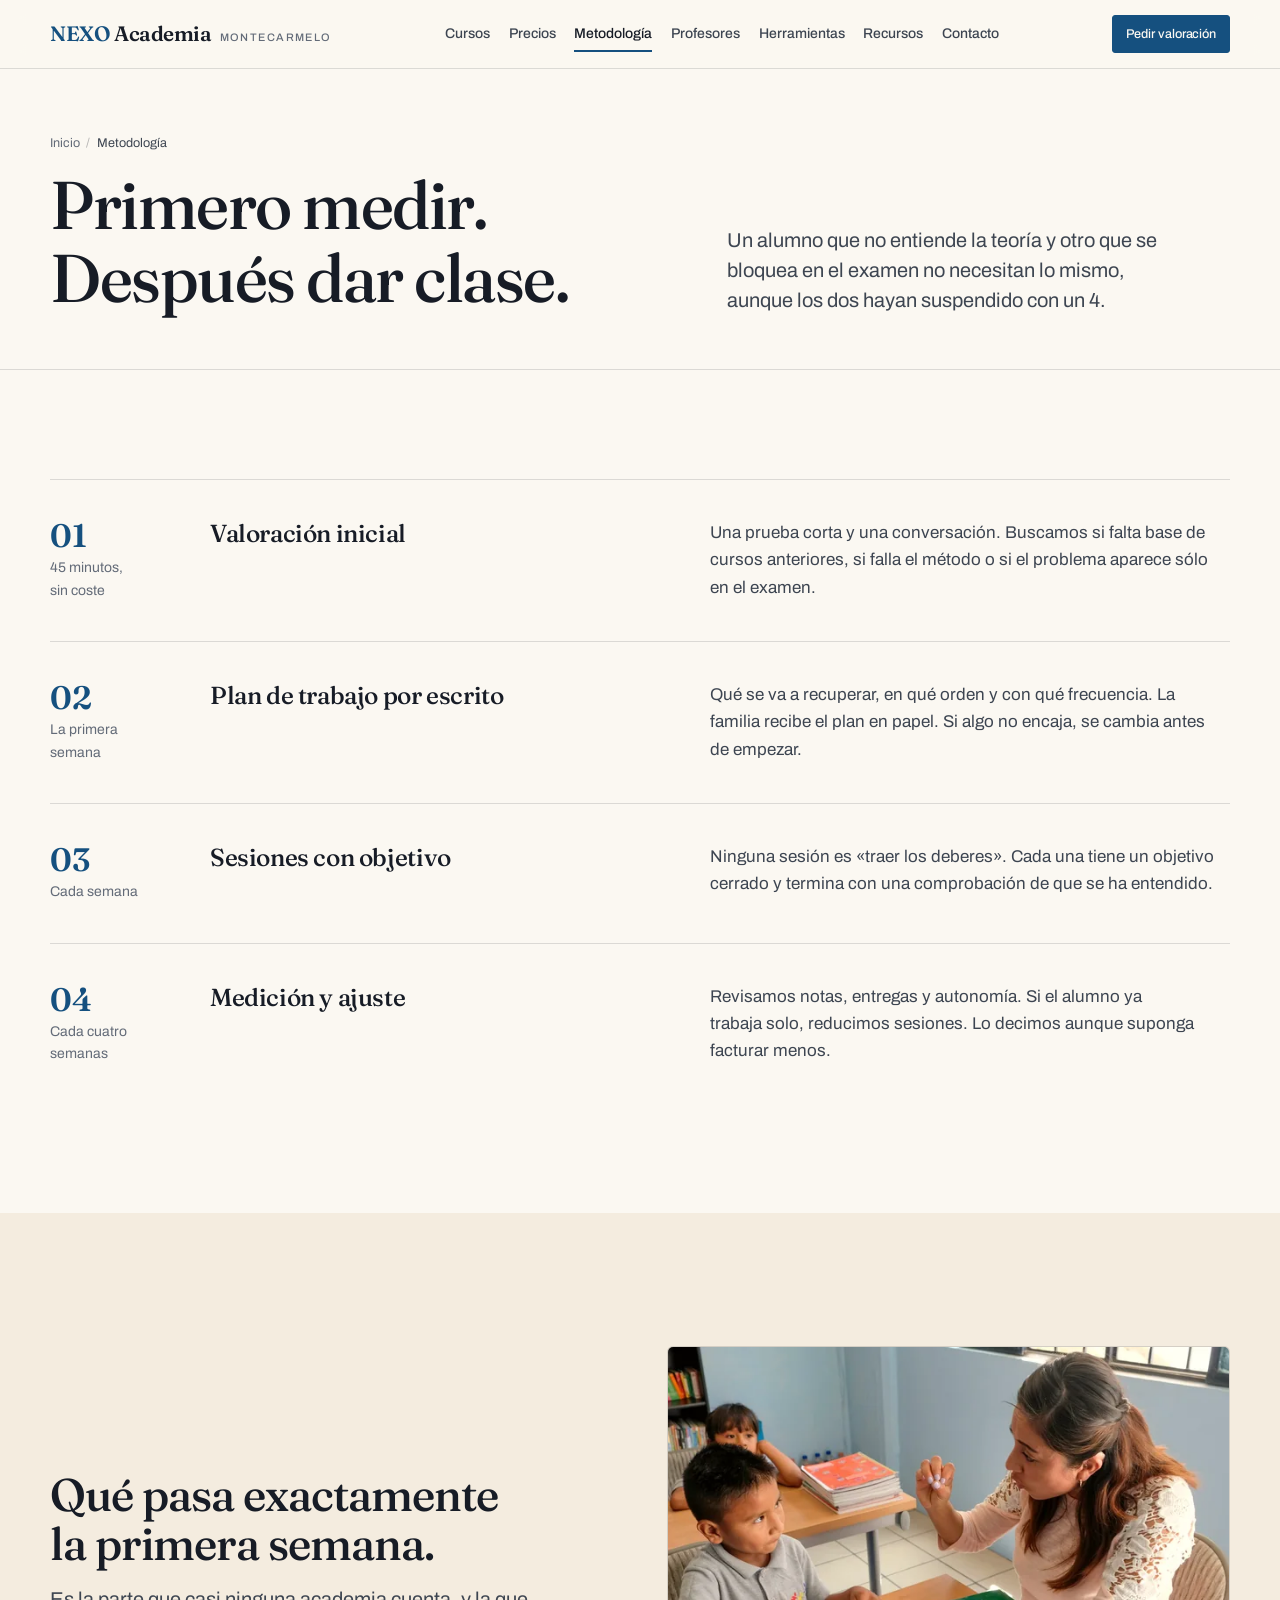
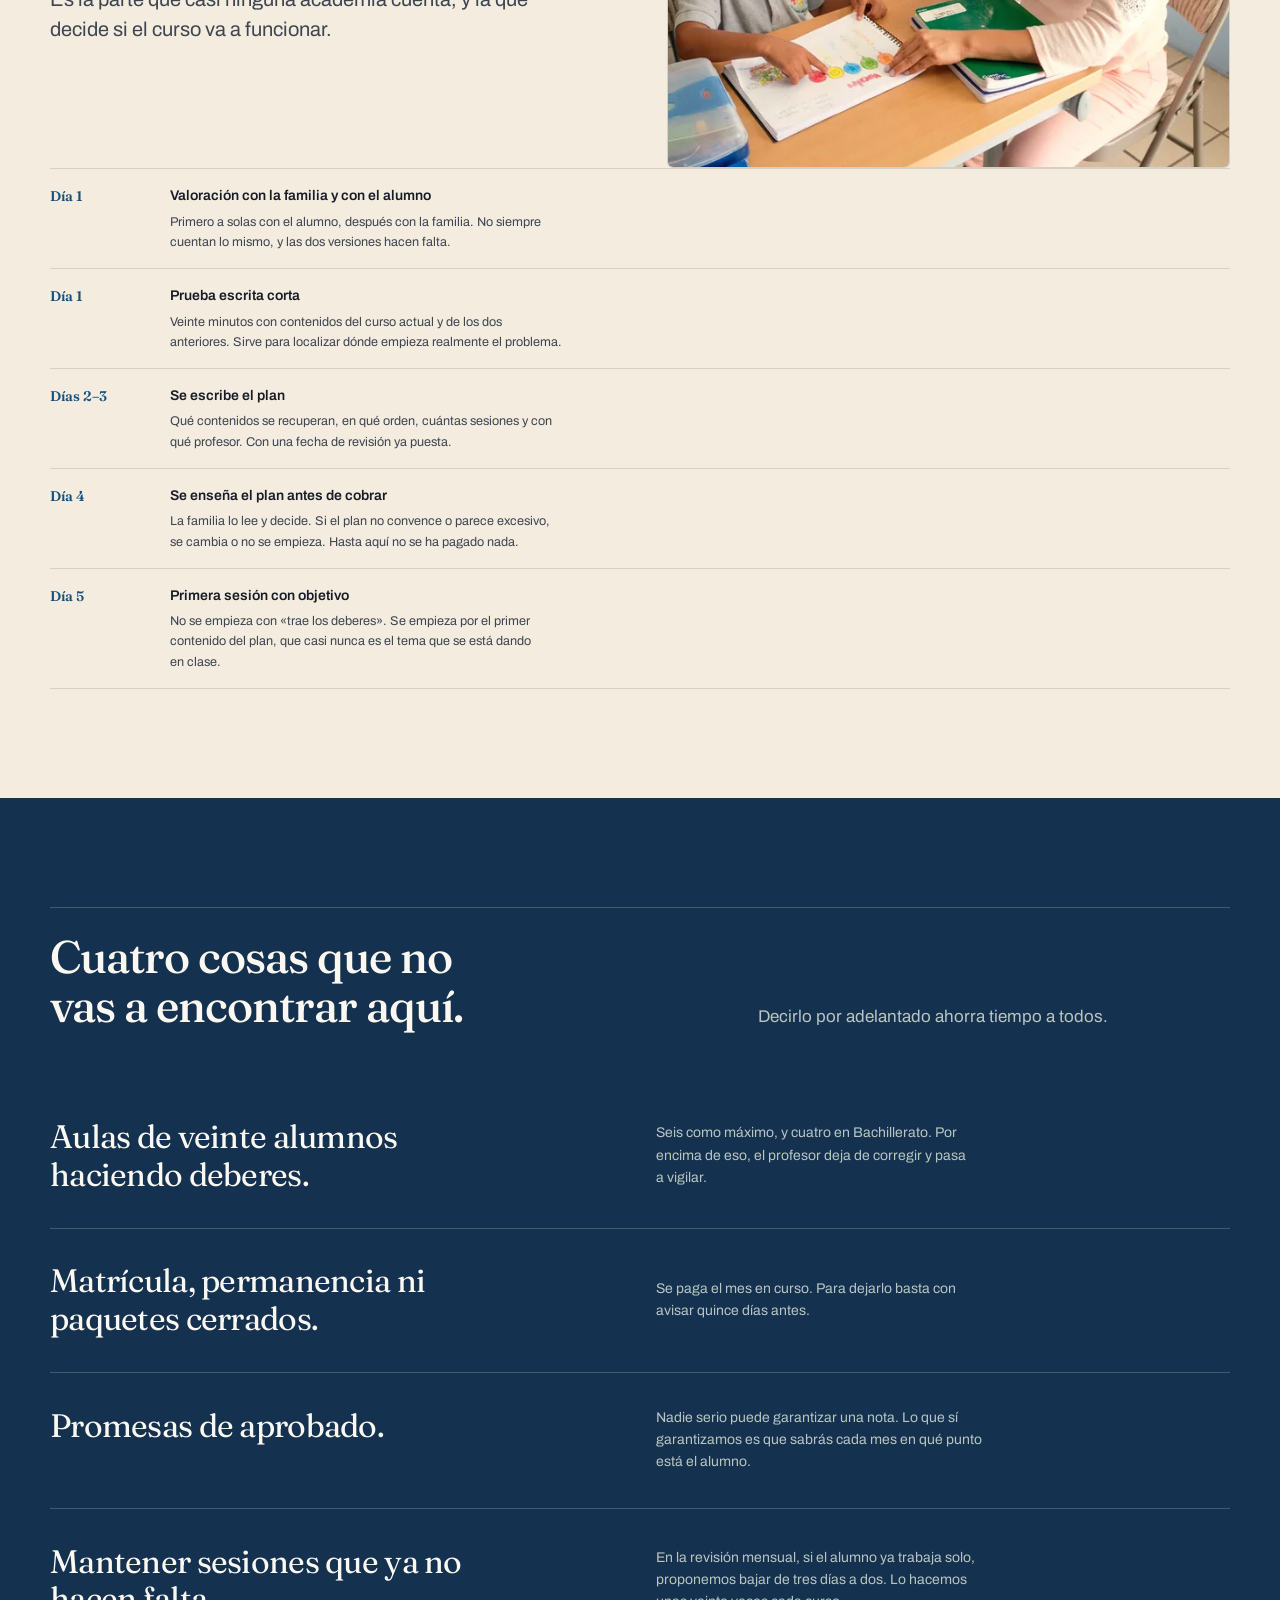
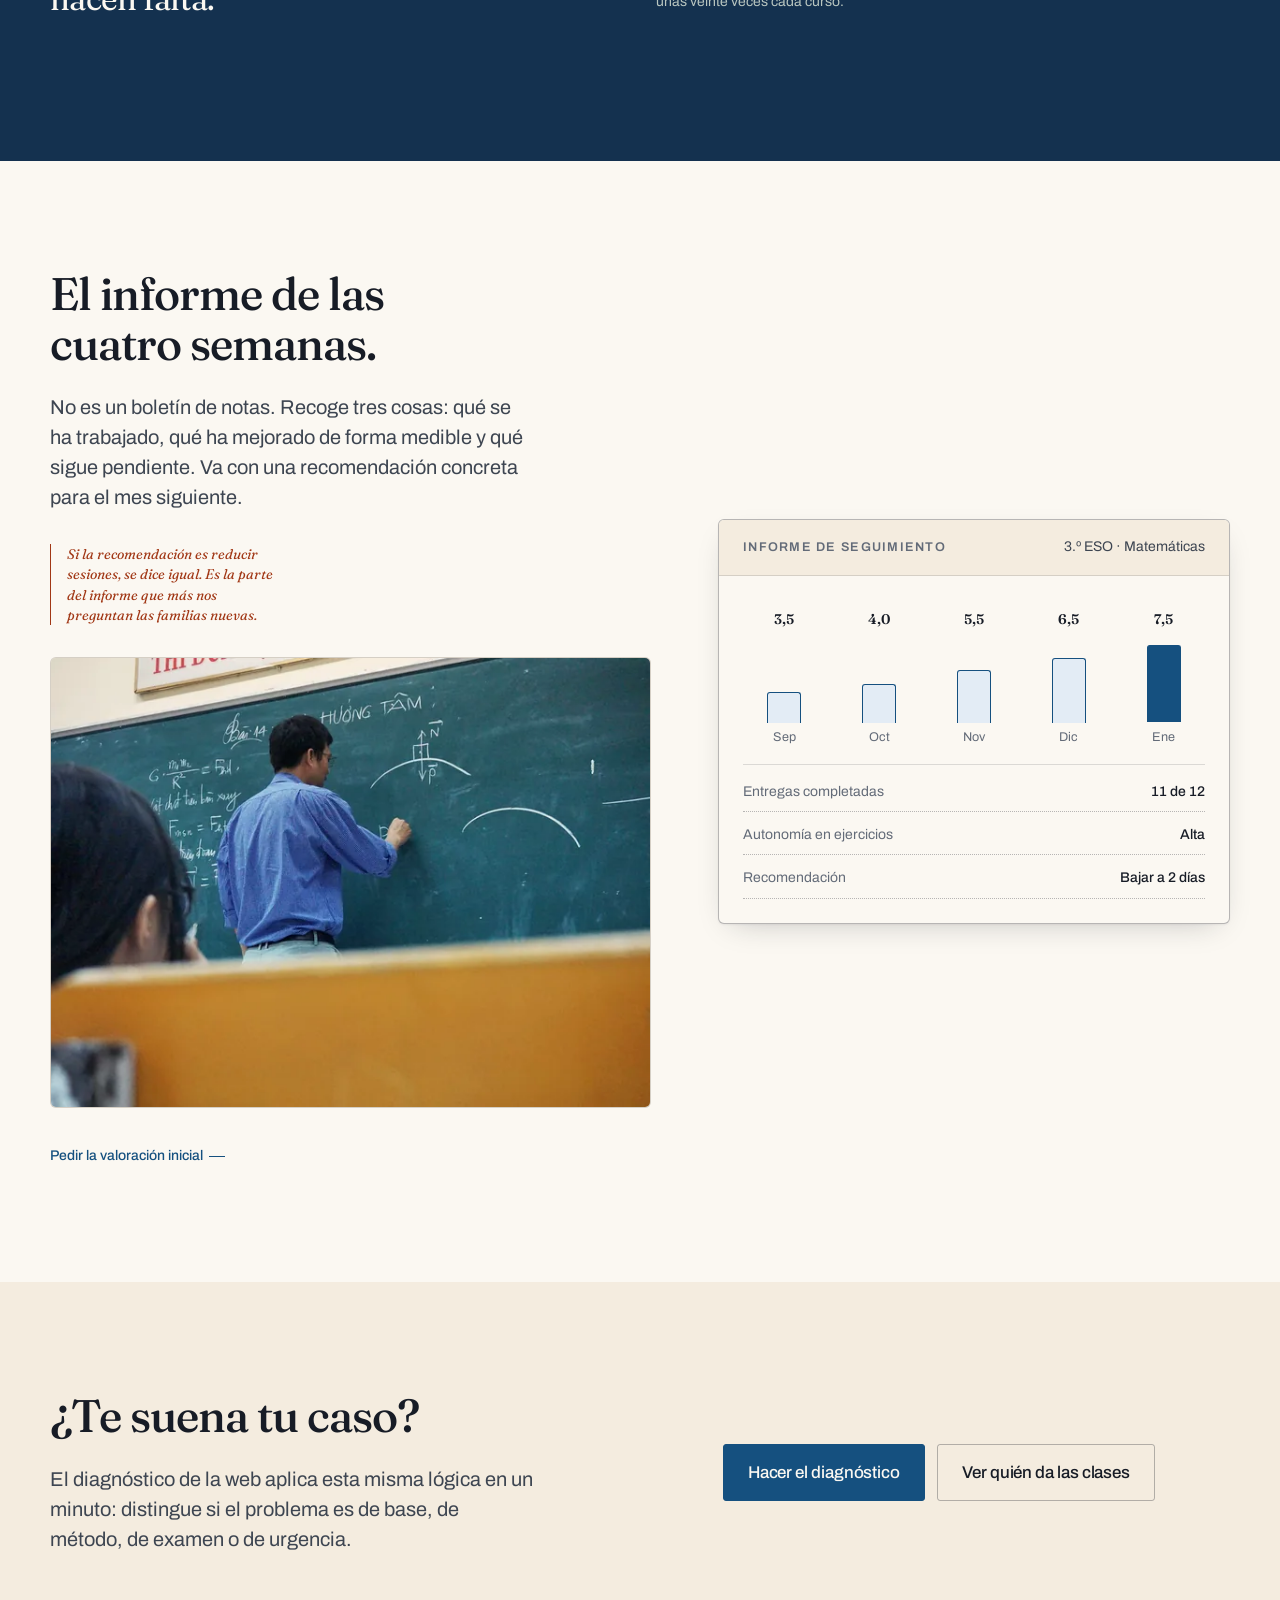
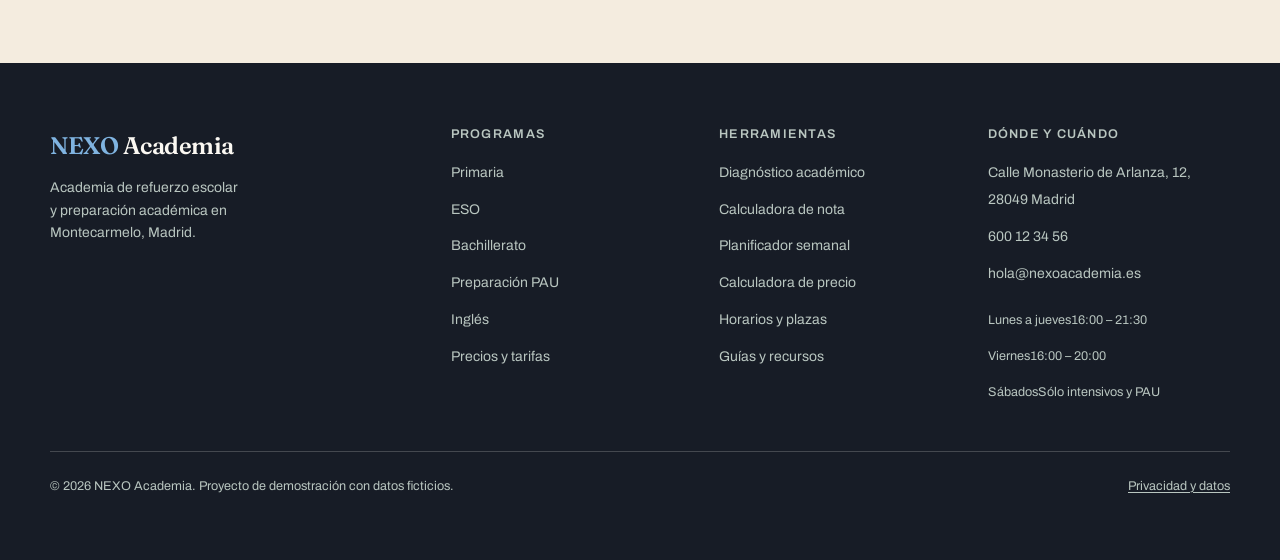
<file: metodologia.html>
<!doctype html>
<html lang="es">
<head>
<meta charset="utf-8">
<meta name="viewport" content="width=device-width, initial-scale=1">
<title>Metodología | Cómo trabajamos en NEXO Academia</title>
<meta name="description" content="Valoración inicial gratuita, plan de trabajo por escrito, sesiones con objetivo y revisión cada cuatro semanas. Así funciona el refuerzo escolar en NEXO Academia, Madrid.">
<link rel="canonical" href="https://nexoacademia.es/metodologia.html">
<meta name="theme-color" content="#fbf8f2">

<meta property="og:type" content="article">
<meta property="og:site_name" content="NEXO Academia">
<meta property="og:locale" content="es_ES">
<meta property="og:title" content="Metodología | Cómo trabajamos en NEXO Academia">
<meta property="og:description" content="Cuatro fases: detectar, planificar, trabajar con objetivo y medir. Con revisión cada cuatro semanas.">
<meta property="og:url" content="https://nexoacademia.es/metodologia.html">
<meta property="og:image" content="https://nexoacademia.es/assets/images/og-nexo.png">
<meta name="twitter:card" content="summary_large_image">

<link rel="icon" href="assets/icons/favicon.svg" type="image/svg+xml">
<link rel="preconnect" href="https://fonts.googleapis.com">
<link rel="preconnect" href="https://fonts.gstatic.com" crossorigin>
<link rel="stylesheet" href="https://fonts.googleapis.com/css2?family=Archivo:wght@400..600&family=Fraunces:ital,opsz,wght@0,9..144,400..700;1,9..144,400..600&display=swap">
<link rel="stylesheet" href="css/main.css">
<link rel="stylesheet" href="css/components.css">
<link rel="stylesheet" href="css/responsive.css">

<script src="js/content.js" defer></script>
<script src="js/utils.js" defer></script>
<script src="js/render.js" defer></script>
<script src="js/main.js" defer></script>

<script type="application/ld+json">
{
  "@context": "https://schema.org",
  "@type": "BreadcrumbList",
  "itemListElement": [
    { "@type": "ListItem", "position": 1, "name": "Inicio", "item": "https://nexoacademia.es/" },
    { "@type": "ListItem", "position": 2, "name": "Metodología", "item": "https://nexoacademia.es/metodologia.html" }
  ]
}
</script>
<script type="application/ld+json">
{
  "@context": "https://schema.org",
  "@type": "HowTo",
  "name": "Cómo trabaja NEXO Academia con un alumno nuevo",
  "description": "Las cuatro fases del método de refuerzo escolar de NEXO Academia, desde la valoración inicial hasta la revisión mensual.",
  "totalTime": "P4W",
  "step": [
    { "@type": "HowToStep", "position": 1, "name": "Valoración inicial", "text": "Prueba corta y conversación de 45 minutos para distinguir si falta base, método o control del examen." },
    { "@type": "HowToStep", "position": 2, "name": "Plan de trabajo por escrito", "text": "Qué se recupera, en qué orden y con qué frecuencia. La familia recibe el plan en papel la primera semana." },
    { "@type": "HowToStep", "position": 3, "name": "Sesiones con objetivo", "text": "Cada sesión tiene un objetivo cerrado y termina con una comprobación de que se ha entendido." },
    { "@type": "HowToStep", "position": 4, "name": "Medición y ajuste", "text": "Cada cuatro semanas se revisan notas, entregas y autonomía, y se ajusta el número de sesiones." }
  ]
}
</script>
</head>

<body>
<a class="skip-link" href="#contenido">Saltar al contenido</a>

<header class="site-header">
  <div class="wrap site-header__inner">
    <a class="brand" href="index.html">
      <span><span class="brand__mark">NEXO</span> Academia</span>
      <span class="brand__sub">Montecarmelo</span>
    </a>
    <nav class="nav" aria-label="Principal">
      <a class="nav__link" href="cursos.html">Cursos</a>
      <a class="nav__link" href="precios.html">Precios</a>
      <a class="nav__link" href="metodologia.html">Metodología</a>
      <a class="nav__link" href="profesores.html">Profesores</a>
      <a class="nav__link" href="herramientas.html">Herramientas</a>
      <a class="nav__link" href="recursos/index.html">Recursos</a>
      <a class="nav__link" href="contacto.html">Contacto</a>
    </nav>
    <div class="header-actions">
      <a class="btn btn--sm" href="contacto.html">Pedir valoración</a>
      <button class="nav-toggle" type="button" aria-expanded="false" aria-controls="menu-movil" aria-label="Abrir menú">
        <span class="nav-toggle__bars" aria-hidden="true"></span>
      </button>
    </div>
  </div>
</header>

<div class="mobile-nav" id="menu-movil" data-open="false">
  <div class="wrap">
    <nav aria-label="Menú móvil">
      <a class="mobile-nav__link" href="cursos.html">Cursos <span>Primaria a PAU</span></a>
      <a class="mobile-nav__link" href="precios.html">Precios <span>Tarifas públicas</span></a>
      <a class="mobile-nav__link" href="metodologia.html">Metodología <span>Cómo trabajamos</span></a>
      <a class="mobile-nav__link" href="profesores.html">Profesores <span>6 personas</span></a>
      <a class="mobile-nav__link" href="herramientas.html">Herramientas <span>Gratuitas</span></a>
      <a class="mobile-nav__link" href="recursos/index.html">Recursos <span>Guías y consejos</span></a>
      <a class="mobile-nav__link" href="diagnostico.html">Diagnóstico <span>1–2 min</span></a>
      <a class="mobile-nav__link" href="contacto.html">Contacto <span>Montecarmelo</span></a>
    </nav>
    <div class="mobile-nav__actions">
      <a class="btn btn--lg" href="contacto.html">Pedir valoración gratuita</a>
      <a class="btn btn--ghost btn--lg" data-link="wa" data-wa-intro="Me gustaría información sobre las clases de refuerzo." href="#">Escribir por WhatsApp</a>
    </div>
  </div>
</div>

<main id="contenido">

  <div class="page-head">
    <div class="wrap">
      <nav aria-label="Migas de pan">
        <ol class="crumbs">
          <li><a href="index.html">Inicio</a></li>
          <li><span aria-current="page">Metodología</span></li>
        </ol>
      </nav>
      <div class="page-head__grid">
        <h1>Primero medir. Después dar clase.</h1>
        <div>
          <p class="lead">Un alumno que no entiende la teoría y otro que se bloquea en el examen no necesitan lo mismo, aunque los dos hayan suspendido con un 4.</p>
        </div>
      </div>
    </div>
  </div>

  <section class="section">
    <div class="wrap">
      <h2 class="visually-hidden">Las cuatro fases</h2>
      <div class="method" data-render="method"></div>
    </div>
  </section>

  <!-- ───────────────────  LA PRIMERA SEMANA  ────────────────────── -->
  <section class="section section--paper2">
    <div class="wrap">
      <div class="media mt-5" style="margin-bottom:clamp(2rem,1rem+3vw,3.5rem)">
        <div class="media__text">
          <h2>Qué pasa exactamente la primera semana.</h2>
          <p class="lead">Es la parte que casi ninguna academia cuenta, y la que decide si el curso va a funcionar.</p>
        </div>
        <div class="shot shot--photo">
          <img src="assets/images/apoyo.webp"
               srcset="assets/images/apoyo-640.webp 640w, assets/images/apoyo.webp 1200w"
               sizes="(min-width: 58rem) 34rem, 92vw"
               width="1200" height="900" loading="lazy" decoding="async"
               alt="Profesora repasando un cuaderno de ejercicios con un alumno">
        </div>
      </div>

      <div class="phases">
        <div class="phase">
          <p class="phase__days">Día 1</p>
          <p class="phase__name">Valoración con la familia y con el alumno</p>
          <p class="phase__detail">Primero a solas con el alumno, después con la familia. No siempre cuentan lo mismo, y las dos versiones hacen falta.</p>
        </div>
        <div class="phase">
          <p class="phase__days">Día 1</p>
          <p class="phase__name">Prueba escrita corta</p>
          <p class="phase__detail">Veinte minutos con contenidos del curso actual y de los dos anteriores. Sirve para localizar dónde empieza realmente el problema.</p>
        </div>
        <div class="phase">
          <p class="phase__days">Días 2–3</p>
          <p class="phase__name">Se escribe el plan</p>
          <p class="phase__detail">Qué contenidos se recuperan, en qué orden, cuántas sesiones y con qué profesor. Con una fecha de revisión ya puesta.</p>
        </div>
        <div class="phase">
          <p class="phase__days">Día 4</p>
          <p class="phase__name">Se enseña el plan antes de cobrar</p>
          <p class="phase__detail">La familia lo lee y decide. Si el plan no convence o parece excesivo, se cambia o no se empieza. Hasta aquí no se ha pagado nada.</p>
        </div>
        <div class="phase">
          <p class="phase__days">Día 5</p>
          <p class="phase__name">Primera sesión con objetivo</p>
          <p class="phase__detail">No se empieza con «trae los deberes». Se empieza por el primer contenido del plan, que casi nunca es el tema que se está dando en clase.</p>
        </div>
      </div>
    </div>
  </section>

  <!-- ────────────────────  QUÉ NO HACEMOS  ──────────────────────── -->
  <section class="section section--ink on-ink">
    <div class="wrap">
      <div class="s-head">
        <h2 class="s-head__title">Cuatro cosas que no vas a encontrar aquí.</h2>
        <div class="s-head__aside">
          <p>Decirlo por adelantado ahorra tiempo a todos.</p>
        </div>
      </div>

      <div class="symptoms">
        <div class="symptom">
          <p class="symptom__quote">Aulas de veinte alumnos haciendo deberes.</p>
          <p class="symptom__note">Seis como máximo, y cuatro en Bachillerato. Por encima de eso, el profesor deja de corregir y pasa a vigilar.</p>
        </div>
        <div class="symptom">
          <p class="symptom__quote">Matrícula, permanencia ni paquetes cerrados.</p>
          <p class="symptom__note">Se paga el mes en curso. Para dejarlo basta con avisar quince días antes.</p>
        </div>
        <div class="symptom">
          <p class="symptom__quote">Promesas de aprobado.</p>
          <p class="symptom__note">Nadie serio puede garantizar una nota. Lo que sí garantizamos es que sabrás cada mes en qué punto está el alumno.</p>
        </div>
        <div class="symptom">
          <p class="symptom__quote">Mantener sesiones que ya no hacen falta.</p>
          <p class="symptom__note">En la revisión mensual, si el alumno ya trabaja solo, proponemos bajar de tres días a dos. Lo hacemos unas veinte veces cada curso.</p>
        </div>
      </div>
    </div>
  </section>

  <!-- ──────────────────────  EL INFORME  ────────────────────────── -->
  <section class="section">
    <div class="wrap hero__grid">
      <div>
        <h2>El informe de las cuatro semanas.</h2>
        <p class="lead mt-5">No es un boletín de notas. Recoge tres cosas: qué se ha trabajado, qué ha mejorado de forma medible y qué sigue pendiente. Va con una recomendación concreta para el mes siguiente.</p>
        <p class="marginalia mt-6">Si la recomendación es reducir sesiones, se dice igual. Es la parte del informe que más nos preguntan las familias nuevas.</p>
        <div class="shot shot--photo mt-6">
          <img src="assets/images/pizarra.webp"
               srcset="assets/images/pizarra-640.webp 640w, assets/images/pizarra.webp 1200w"
               sizes="(min-width: 64rem) 30rem, 92vw"
               width="1200" height="900" loading="lazy" decoding="async"
               alt="Profesor desarrollando ecuaciones de física en la pizarra">
        </div>
        <p class="mt-6"><a class="link-arrow" href="contacto.html">Pedir la valoración inicial</a></p>
      </div>

      <div>
        <figure class="hero__card">
          <figcaption class="hero__card-head">
            <span class="micro">Informe de seguimiento</span>
            <span class="small tnum">3.º ESO · Matemáticas</span>
          </figcaption>
          <div class="hero__card-body">
            <div class="trend" role="img" aria-label="Evolución de notas en cinco evaluaciones: 3,5 · 4,0 · 5,5 · 6,5 · 7,5">
              <div class="trend__col"><span class="trend__value">3,5</span><span class="trend__track"><span class="trend__bar" style="--h:35;--d:0ms"></span></span><span class="trend__label">Sep</span></div>
              <div class="trend__col"><span class="trend__value">4,0</span><span class="trend__track"><span class="trend__bar" style="--h:44;--d:70ms"></span></span><span class="trend__label">Oct</span></div>
              <div class="trend__col"><span class="trend__value">5,5</span><span class="trend__track"><span class="trend__bar" style="--h:60;--d:140ms"></span></span><span class="trend__label">Nov</span></div>
              <div class="trend__col"><span class="trend__value">6,5</span><span class="trend__track"><span class="trend__bar" style="--h:74;--d:210ms"></span></span><span class="trend__label">Dic</span></div>
              <div class="trend__col"><span class="trend__value">7,5</span><span class="trend__track"><span class="trend__bar" style="--h:88;--d:280ms"></span></span><span class="trend__label">Ene</span></div>
            </div>
            <hr class="rule">
            <dl class="grid" style="gap:.75rem">
              <div class="meta-row"><dt>Entregas completadas</dt><dd>11 de 12</dd></div>
              <div class="meta-row"><dt>Autonomía en ejercicios</dt><dd>Alta</dd></div>
              <div class="meta-row"><dt>Recomendación</dt><dd>Bajar a 2 días</dd></div>
            </dl>
          </div>
        </figure>
      </div>
    </div>
  </section>

  <section class="section section--paper2">
    <div class="wrap closer">
      <div>
        <h2 class="closer__title">¿Te suena tu caso?</h2>
        <p class="lead mt-5">El diagnóstico de la web aplica esta misma lógica en un minuto: distingue si el problema es de base, de método, de examen o de urgencia.</p>
      </div>
      <div class="closer__actions">
        <a class="btn btn--lg" href="diagnostico.html">Hacer el diagnóstico</a>
        <a class="btn btn--ghost btn--lg" href="profesores.html">Ver quién da las clases</a>
      </div>
    </div>
  </section>

</main>

<footer class="site-footer">
  <div class="wrap">
    <div class="footer-grid">
      <div class="footer-col footer-brand">
        <a class="brand" href="index.html"><span><span class="brand__mark">NEXO</span> Academia</span></a>
        <p data-academy="brand.descriptor"></p>
      </div>
      <div class="footer-col">
        <h3>Programas</h3>
        <ul>
          <li><a href="cursos.html#programa-primaria">Primaria</a></li>
          <li><a href="cursos.html#programa-eso">ESO</a></li>
          <li><a href="cursos.html#programa-bachillerato">Bachillerato</a></li>
          <li><a href="cursos.html#programa-pau">Preparación PAU</a></li>
          <li><a href="cursos.html#programa-ingles">Inglés</a></li>
          <li><a href="precios.html">Precios y tarifas</a></li>
        </ul>
      </div>
      <div class="footer-col">
        <h3>Herramientas</h3>
        <ul>
          <li><a href="diagnostico.html">Diagnóstico académico</a></li>
          <li><a href="herramientas.html#nota">Calculadora de nota</a></li>
          <li><a href="herramientas.html#planner">Planificador semanal</a></li>
          <li><a href="herramientas.html#precio">Calculadora de precio</a></li>
          <li><a href="herramientas.html#plazas">Horarios y plazas</a></li>
          <li><a href="recursos/index.html">Guías y recursos</a></li>
        </ul>
      </div>
      <div class="footer-col">
        <h3>Dónde y cuándo</h3>
        <ul>
          <li><a data-link="maps" href="#" rel="noopener"><span data-academy="contact.street"></span>, <span data-academy="contact.city"></span></a></li>
          <li><a data-link="tel" href="#"><span data-academy="contact.phone"></span></a></li>
          <li><a data-link="mail" href="#"><span data-academy="contact.email"></span></a></li>
        </ul>
        <ul class="mt-5" data-render="hours" style="font-size:var(--step--2);color:var(--tx-2-on-ink);display:grid;gap:.4rem"></ul>
      </div>
    </div>
    <div class="footer-bottom">
      <p>© <span data-academy="year"></span> NEXO Academia. Proyecto de demostración con datos ficticios.</p>
      <p><a href="privacidad.html">Privacidad y datos</a></p>
    </div>
  </div>
</footer>

<div class="sticky-cta">
  <a class="btn" href="contacto.html">Pedir valoración</a>
  <a class="btn btn--ghost" data-link="wa" data-wa-intro="Me gustaría información sobre las clases de refuerzo." href="#">WhatsApp</a>
</div>

<a class="wa-float" data-wa-context="Escribo desde vuestra web." href="#" aria-label="Escribir por WhatsApp">
  <svg viewBox="0 0 24 24" fill="none" stroke="currentColor" stroke-width="1.7" stroke-linecap="round" stroke-linejoin="round" aria-hidden="true">
    <path d="M3.5 20.5 5 16a8.5 8.5 0 1 1 3.2 3.1l-4.7 1.4Z"/>
    <path d="M9 9.5c0 3 2.5 5.5 5.5 5.5.6 0 1-.4 1-.9l-.2-1-1.6-.5-.8.9a5.7 5.7 0 0 1-2.4-2.4l.9-.8-.5-1.6-1-.2c-.5 0-.9.4-.9 1Z"/>
  </svg>
  <span>WhatsApp</span>
</a>

</body>
</html>
</file>
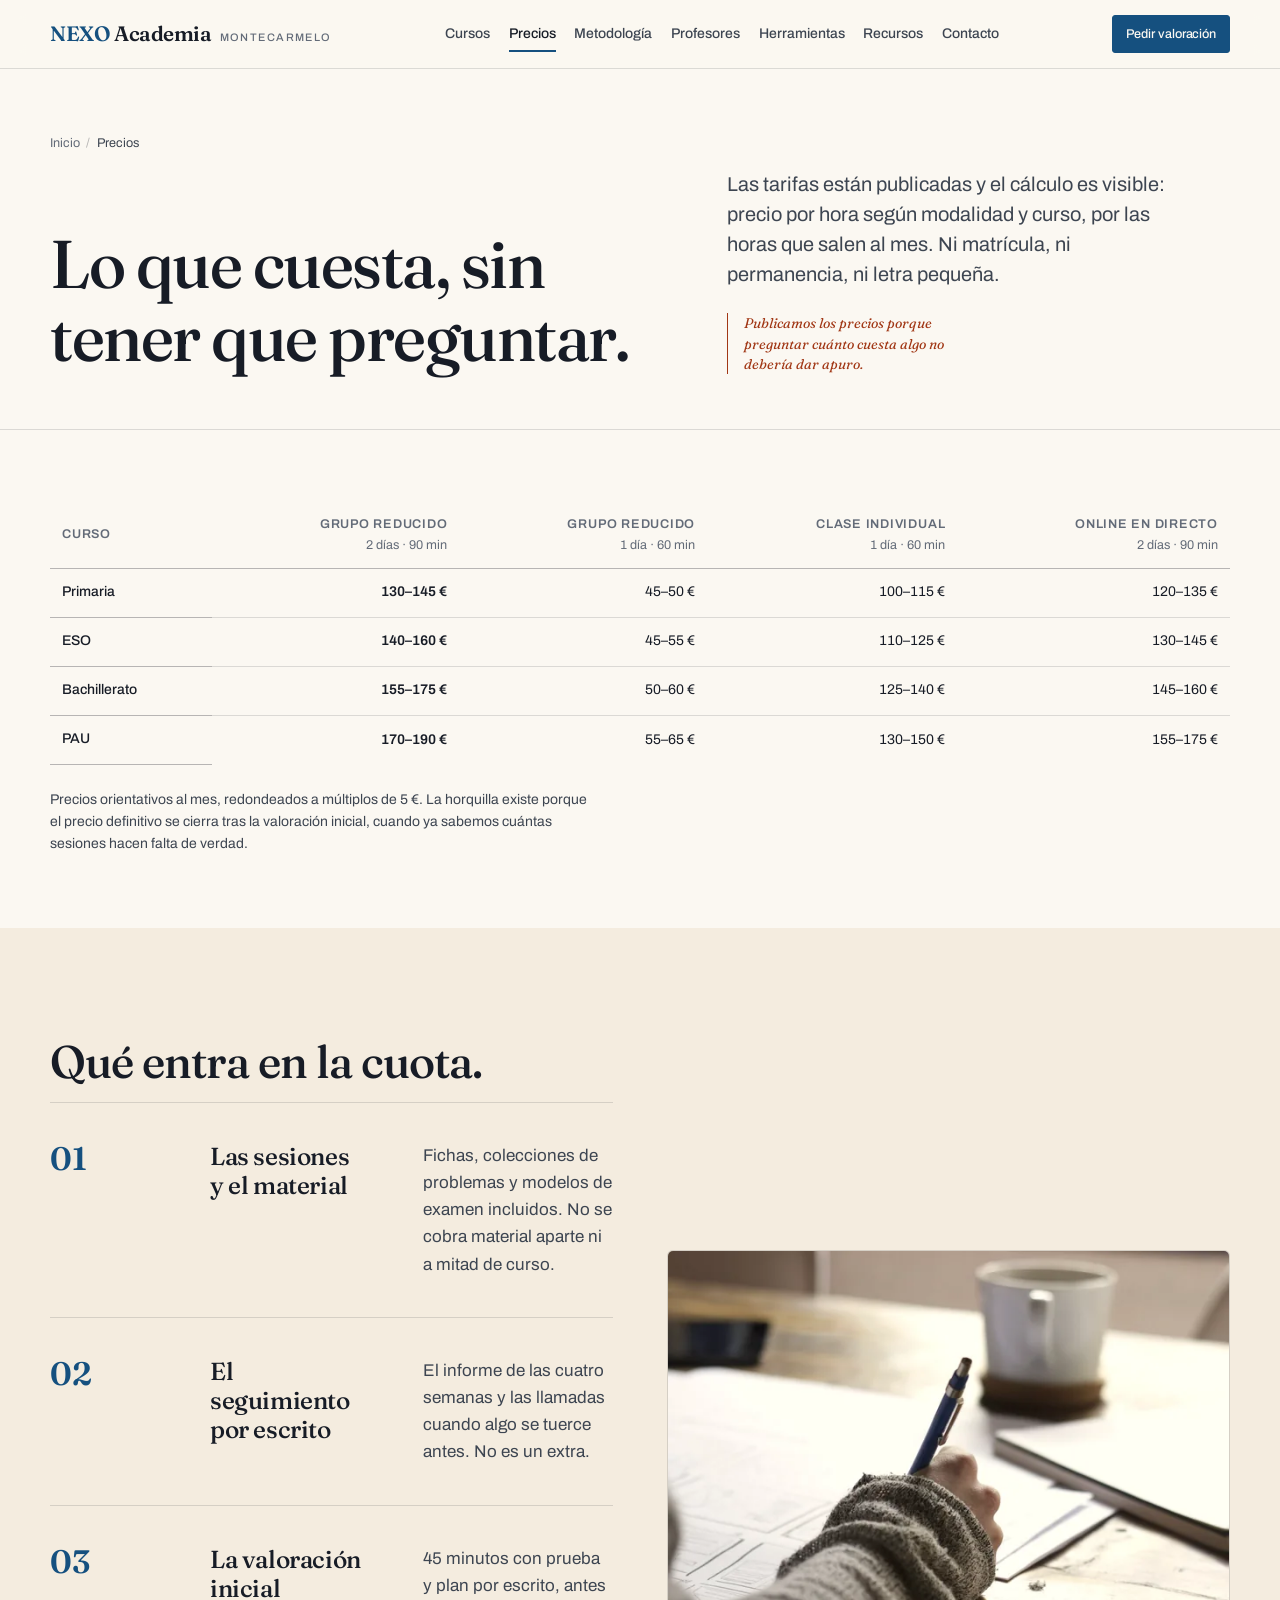
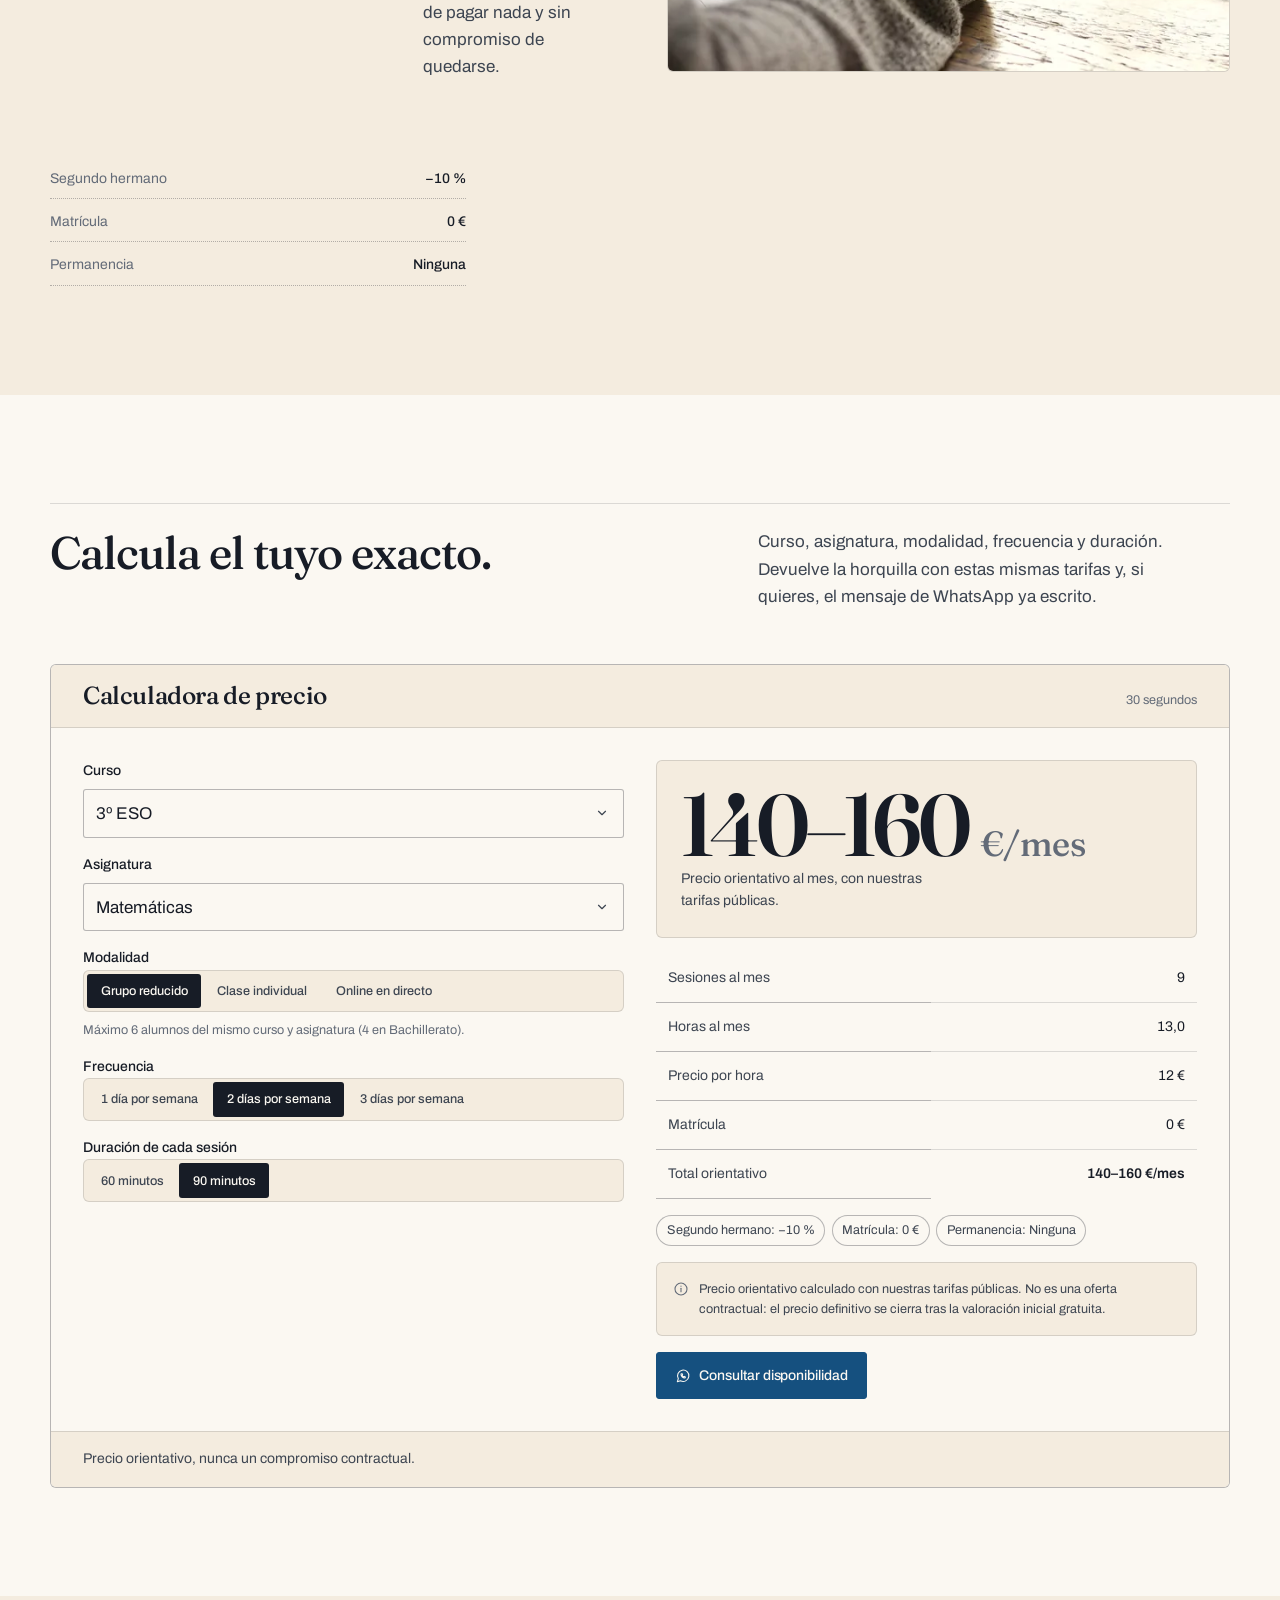
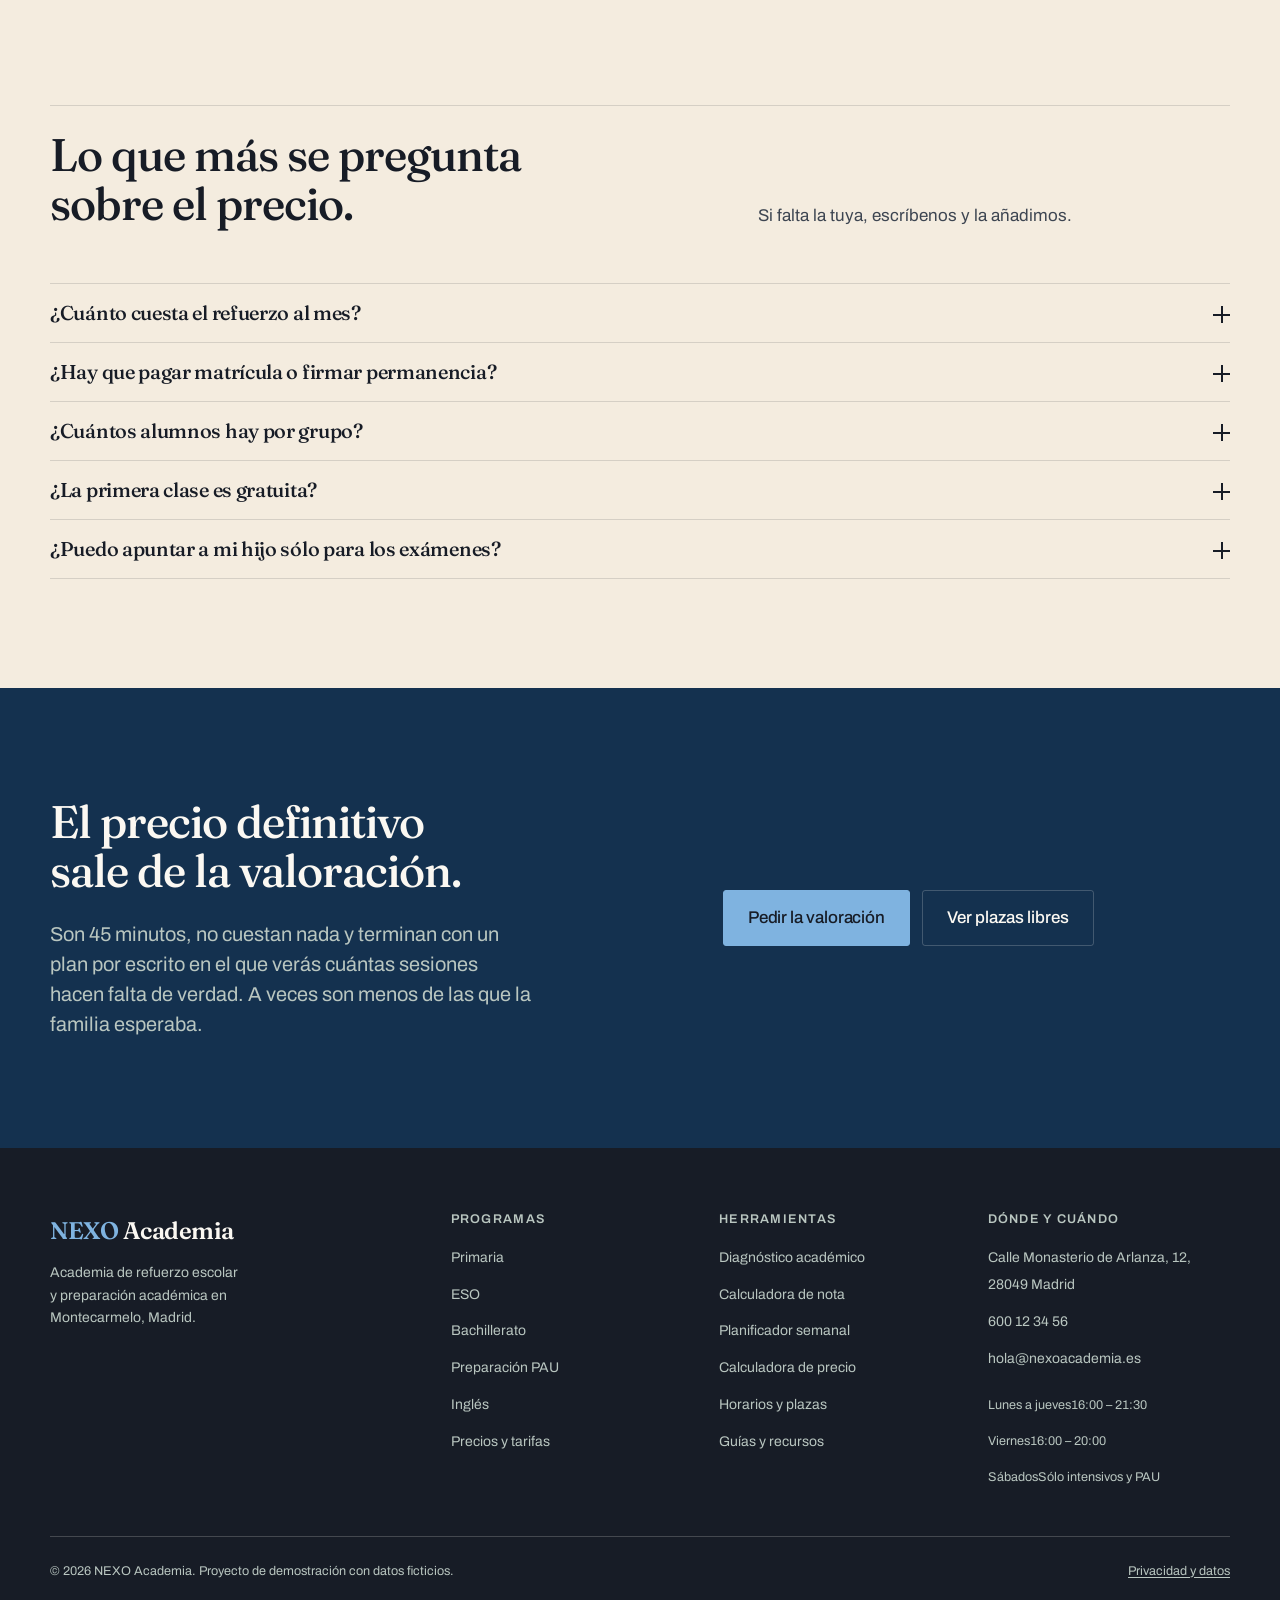
<file: precios.html>
<!doctype html>
<html lang="es">
<head>
<meta charset="utf-8">
<meta name="viewport" content="width=device-width, initial-scale=1">
<title>Precios y tarifas | NEXO Academia, Montecarmelo</title>
<meta name="description" content="Precios del refuerzo escolar en Montecarmelo: grupo reducido desde 45 € al mes, clase individual y online. Sin matrícula, sin permanencia y con la valoración inicial gratuita.">
<link rel="canonical" href="https://nexoacademia.es/precios.html">
<meta name="theme-color" content="#fbf8f2">

<meta property="og:type" content="website">
<meta property="og:site_name" content="NEXO Academia">
<meta property="og:locale" content="es_ES">
<meta property="og:title" content="Precios y tarifas | NEXO Academia">
<meta property="og:description" content="Tarifas públicas, sin matrícula ni permanencia. Calcula tu precio exacto antes de escribirnos.">
<meta property="og:url" content="https://nexoacademia.es/precios.html">
<meta property="og:image" content="https://nexoacademia.es/assets/images/og-nexo.png">
<meta name="twitter:card" content="summary_large_image">

<link rel="icon" href="assets/icons/favicon.svg" type="image/svg+xml">
<link rel="preconnect" href="https://fonts.googleapis.com">
<link rel="preconnect" href="https://fonts.gstatic.com" crossorigin>
<link rel="stylesheet" href="https://fonts.googleapis.com/css2?family=Archivo:wght@400..600&family=Fraunces:ital,opsz,wght@0,9..144,400..700;1,9..144,400..600&display=swap">
<link rel="stylesheet" href="css/main.css">
<link rel="stylesheet" href="css/components.css">
<link rel="stylesheet" href="css/responsive.css">

<script src="js/content.js" defer></script>
<script src="js/utils.js" defer></script>
<script src="js/render.js" defer></script>
<script src="js/main.js" defer></script>
<script src="js/calculator.js" defer></script>

<script type="application/ld+json">
{
  "@context": "https://schema.org",
  "@type": "BreadcrumbList",
  "itemListElement": [
    { "@type": "ListItem", "position": 1, "name": "Inicio", "item": "https://nexoacademia.es/" },
    { "@type": "ListItem", "position": 2, "name": "Precios", "item": "https://nexoacademia.es/precios.html" }
  ]
}
</script>
<script type="application/ld+json">
{
  "@context": "https://schema.org",
  "@type": "FAQPage",
  "mainEntity": [
    { "@type": "Question", "name": "\u00bfCu\u00e1nto cuesta el refuerzo escolar al mes?", "acceptedAnswer": { "@type": "Answer", "text": "Un grupo reducido de ESO de dos tardes de 90 minutos ronda los 140-160 \u20ac al mes; dos tardes de 60 minutos, 95-105 \u20ac; y una clase individual semanal de una hora, 110-125 \u20ac. El precio depende del curso, la modalidad, la frecuencia y la duraci\u00f3n de cada sesi\u00f3n." } },
    { "@type": "Question", "name": "\u00bfHay matr\u00edcula o permanencia?", "acceptedAnswer": { "@type": "Answer", "text": "No. La matr\u00edcula es de 0 \u20ac y no hay permanencia: se paga mes a mes y se avisa con quince d\u00edas para dejarlo." } },
    { "@type": "Question", "name": "\u00bfLa primera valoraci\u00f3n se cobra?", "acceptedAnswer": { "@type": "Answer", "text": "No. La valoraci\u00f3n inicial son unos 45 minutos con una prueba corta y una conversaci\u00f3n, sin coste ni compromiso, y de ah\u00ed sale el plan de trabajo por escrito." } },
    { "@type": "Question", "name": "\u00bfHay descuento para hermanos?", "acceptedAnswer": { "@type": "Answer", "text": "S\u00ed, el segundo hermano tiene un 10 % de descuento sobre la cuota mensual." } }
  ]
}
</script>
</head>

<body>
<a class="skip-link" href="#contenido">Saltar al contenido</a>

<header class="site-header">
  <div class="wrap site-header__inner">
    <a class="brand" href="index.html">
      <span><span class="brand__mark">NEXO</span> Academia</span>
      <span class="brand__sub">Montecarmelo</span>
    </a>
    <nav class="nav" aria-label="Principal">
      <a class="nav__link" href="cursos.html">Cursos</a>
      <a class="nav__link" href="precios.html">Precios</a>
      <a class="nav__link" href="metodologia.html">Metodología</a>
      <a class="nav__link" href="profesores.html">Profesores</a>
      <a class="nav__link" href="herramientas.html">Herramientas</a>
      <a class="nav__link" href="recursos/index.html">Recursos</a>
      <a class="nav__link" href="contacto.html">Contacto</a>
    </nav>
    <div class="header-actions">
      <a class="btn btn--sm" href="contacto.html">Pedir valoración</a>
      <button class="nav-toggle" type="button" aria-expanded="false" aria-controls="menu-movil" aria-label="Abrir menú">
        <span class="nav-toggle__bars" aria-hidden="true"></span>
      </button>
    </div>
  </div>
</header>

<div class="mobile-nav" id="menu-movil" data-open="false">
  <div class="wrap">
    <nav aria-label="Menú móvil">
      <a class="mobile-nav__link" href="cursos.html">Cursos <span>Primaria a PAU</span></a>
      <a class="mobile-nav__link" href="precios.html">Precios <span>Tarifas públicas</span></a>
      <a class="mobile-nav__link" href="metodologia.html">Metodología <span>Cómo trabajamos</span></a>
      <a class="mobile-nav__link" href="profesores.html">Profesores <span>6 personas</span></a>
      <a class="mobile-nav__link" href="herramientas.html">Herramientas <span>Gratuitas</span></a>
      <a class="mobile-nav__link" href="recursos/index.html">Recursos <span>Guías y consejos</span></a>
      <a class="mobile-nav__link" href="diagnostico.html">Diagnóstico <span>1–2 min</span></a>
      <a class="mobile-nav__link" href="contacto.html">Contacto <span>Montecarmelo</span></a>
    </nav>
    <div class="mobile-nav__actions">
      <a class="btn btn--lg" href="contacto.html">Pedir valoración gratuita</a>
      <a class="btn btn--ghost btn--lg" data-link="wa" data-wa-intro="Me gustaría información sobre las clases de refuerzo." href="#">Escribir por WhatsApp</a>
    </div>
  </div>
</div>

<main id="contenido">

  <div class="page-head">
    <div class="wrap">
      <nav aria-label="Migas de pan">
        <ol class="crumbs">
          <li><a href="index.html">Inicio</a></li>
          <li><span aria-current="page">Precios</span></li>
        </ol>
      </nav>
      <div class="page-head__grid">
        <h1>Lo que cuesta, sin tener que preguntar.</h1>
        <div>
          <p class="lead">Las tarifas están publicadas y el cálculo es visible: precio por hora según modalidad y curso, por las horas que salen al mes. Ni matrícula, ni permanencia, ni letra pequeña.</p>
          <p class="marginalia mt-5">Publicamos los precios porque preguntar cuánto cuesta algo no debería dar apuro.</p>
        </div>
      </div>
    </div>
  </div>

  <section class="section-tight">
    <div class="wrap">
      <h2 class="visually-hidden">Tarifas por curso y modalidad</h2>
      <div class="table-wrap" tabindex="0" role="region" aria-label="Precios orientativos por curso y modalidad">
        <table class="table table--wide table--stack" data-render="price-table"></table>
      </div>
      <p class="small mt-5">Precios orientativos al mes, redondeados a múltiplos de 5 €. La horquilla existe porque el precio definitivo se cierra tras la valoración inicial, cuando ya sabemos cuántas sesiones hacen falta de verdad.</p>
    </div>
  </section>

  <section class="section section--paper2">
    <div class="wrap media">
      <div class="media__text">
        <h2>Qué entra en la cuota.</h2>
        <div class="method">
          <article class="method__item">
            <div><p class="method__step">01</p></div>
            <div class="method__body"><h3 class="method__title">Las sesiones y el material</h3></div>
            <p class="method__text">Fichas, colecciones de problemas y modelos de examen incluidos. No se cobra material aparte ni a mitad de curso.</p>
          </article>
          <article class="method__item">
            <div><p class="method__step">02</p></div>
            <div class="method__body"><h3 class="method__title">El seguimiento por escrito</h3></div>
            <p class="method__text">El informe de las cuatro semanas y las llamadas cuando algo se tuerce antes. No es un extra.</p>
          </article>
          <article class="method__item">
            <div><p class="method__step">03</p></div>
            <div class="method__body"><h3 class="method__title">La valoración inicial</h3></div>
            <p class="method__text">45 minutos con prueba y plan por escrito, antes de pagar nada y sin compromiso de quedarse.</p>
          </article>
        </div>

        <dl class="grid mt-6" style="gap:.75rem;max-width:26rem" data-render="price-terms"></dl>
      </div>

      <div class="shot shot--photo">
        <img src="assets/images/apuntes.webp"
             srcset="assets/images/apuntes-640.webp 640w, assets/images/apuntes.webp 1200w"
             sizes="(min-width: 58rem) 34rem, 92vw"
             width="1200" height="900" loading="lazy" decoding="async"
             alt="Material de estudio y modelos de examen sobre una mesa">
      </div>
    </div>
  </section>

  <section class="section">
    <div class="wrap">
      <div class="s-head">
        <h2 class="s-head__title">Calcula el tuyo exacto.</h2>
        <div class="s-head__aside">
          <p>Curso, asignatura, modalidad, frecuencia y duración. Devuelve la horquilla con estas mismas tarifas y, si quieres, el mensaje de WhatsApp ya escrito.</p>
        </div>
      </div>

      <article class="tool" id="precio">
        <header class="tool__head">
          <h3 class="tool__title">Calculadora de precio</h3>
          <span class="tool__meta">30 segundos</span>
        </header>
        <div class="tool__body" data-tool="precio"></div>
        <footer class="tool__foot">
          <p>Precio orientativo, nunca un compromiso contractual.</p>
        </footer>
      </article>
    </div>
  </section>

  <section class="section section--paper2">
    <div class="wrap">
      <div class="s-head">
        <h2 class="s-head__title">Lo que más se pregunta sobre el precio.</h2>
        <div class="s-head__aside">
          <p>Si falta la tuya, escríbenos y la añadimos.</p>
        </div>
      </div>
      <div class="accordion" data-render="faqs" data-limit="5"></div>
    </div>
  </section>

  <section class="section section--ink on-ink">
    <div class="wrap closer">
      <div>
        <h2 class="closer__title">El precio definitivo sale de la valoración.</h2>
        <p class="lead mt-5">Son 45 minutos, no cuestan nada y terminan con un plan por escrito en el que verás cuántas sesiones hacen falta de verdad. A veces son menos de las que la familia esperaba.</p>
      </div>
      <div class="closer__actions">
        <a class="btn btn--lg" href="contacto.html">Pedir la valoración</a>
        <a class="btn btn--ghost btn--lg" href="herramientas.html#plazas">Ver plazas libres</a>
      </div>
    </div>
  </section>

</main>

<footer class="site-footer">
  <div class="wrap">
    <div class="footer-grid">
      <div class="footer-col footer-brand">
        <a class="brand" href="index.html"><span><span class="brand__mark">NEXO</span> Academia</span></a>
        <p data-academy="brand.descriptor"></p>
      </div>
      <div class="footer-col">
        <h3>Programas</h3>
        <ul>
          <li><a href="cursos.html#programa-primaria">Primaria</a></li>
          <li><a href="cursos.html#programa-eso">ESO</a></li>
          <li><a href="cursos.html#programa-bachillerato">Bachillerato</a></li>
          <li><a href="cursos.html#programa-pau">Preparación PAU</a></li>
          <li><a href="cursos.html#programa-ingles">Inglés</a></li>
          <li><a href="precios.html">Precios y tarifas</a></li>
        </ul>
      </div>
      <div class="footer-col">
        <h3>Herramientas</h3>
        <ul>
          <li><a href="diagnostico.html">Diagnóstico académico</a></li>
          <li><a href="herramientas.html#nota">Calculadora de nota</a></li>
          <li><a href="herramientas.html#planner">Planificador semanal</a></li>
          <li><a href="herramientas.html#precio">Calculadora de precio</a></li>
          <li><a href="herramientas.html#plazas">Horarios y plazas</a></li>
          <li><a href="recursos/index.html">Guías y recursos</a></li>
        </ul>
      </div>
      <div class="footer-col">
        <h3>Dónde y cuándo</h3>
        <ul>
          <li><a data-link="maps" href="#" rel="noopener"><span data-academy="contact.street"></span>, <span data-academy="contact.city"></span></a></li>
          <li><a data-link="tel" href="#"><span data-academy="contact.phone"></span></a></li>
          <li><a data-link="mail" href="#"><span data-academy="contact.email"></span></a></li>
        </ul>
        <ul class="mt-5" data-render="hours" style="font-size:var(--step--2);color:var(--tx-2-on-ink);display:grid;gap:.4rem"></ul>
      </div>
    </div>
    <div class="footer-bottom">
      <p>© <span data-academy="year"></span> NEXO Academia. Proyecto de demostración con datos ficticios.</p>
      <p><a href="privacidad.html">Privacidad y datos</a></p>
    </div>
  </div>
</footer>

<div class="sticky-cta">
  <a class="btn" href="contacto.html">Pedir valoración</a>
  <a class="btn btn--ghost" data-link="wa" data-wa-intro="Me gustaría información sobre las clases de refuerzo." href="#">WhatsApp</a>
</div>

<a class="wa-float" data-wa-context="Escribo desde vuestra web." href="#" aria-label="Escribir por WhatsApp">
  <svg viewBox="0 0 24 24" fill="none" stroke="currentColor" stroke-width="1.7" stroke-linecap="round" stroke-linejoin="round" aria-hidden="true">
    <path d="M3.5 20.5 5 16a8.5 8.5 0 1 1 3.2 3.1l-4.7 1.4Z"/>
    <path d="M9 9.5c0 3 2.5 5.5 5.5 5.5.6 0 1-.4 1-.9l-.2-1-1.6-.5-.8.9a5.7 5.7 0 0 1-2.4-2.4l.9-.8-.5-1.6-1-.2c-.5 0-.9.4-.9 1Z"/>
  </svg>
  <span>WhatsApp</span>
</a>

</body>
</html>
</file>
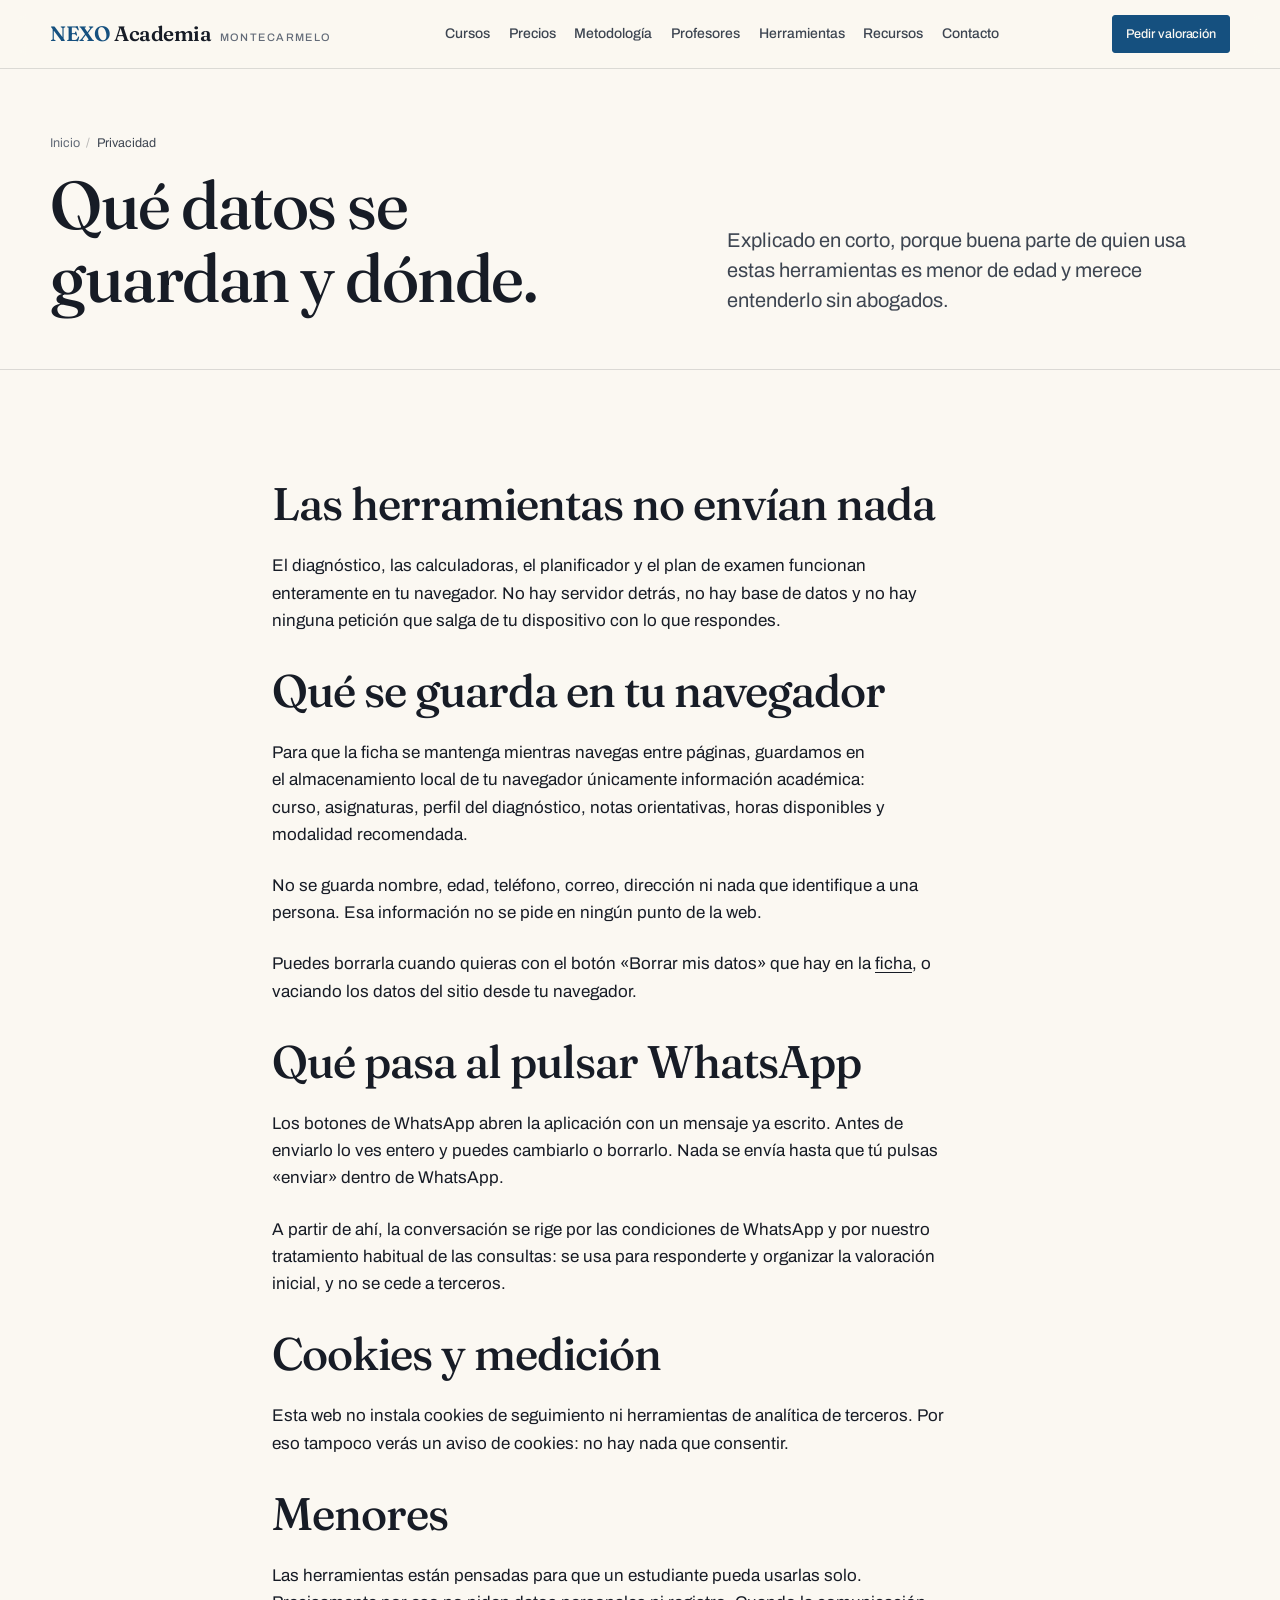
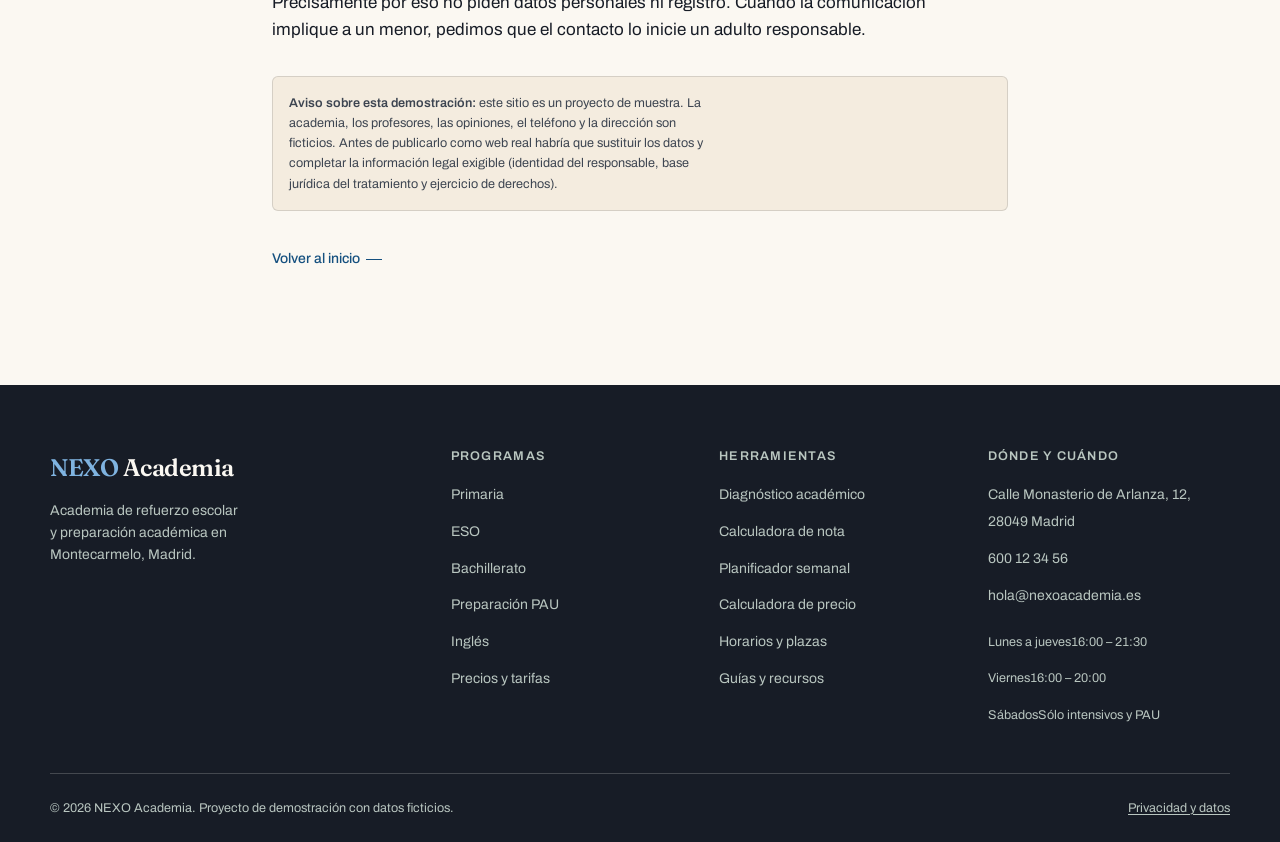
<file: privacidad.html>
<!doctype html>
<html lang="es">
<head>
<meta charset="utf-8">
<meta name="viewport" content="width=device-width, initial-scale=1">
<title>Privacidad y datos | NEXO Academia</title>
<meta name="description" content="Qué datos trata esta web, qué se guarda en tu navegador y qué se envía cuando usas las herramientas o escribes por WhatsApp.">
<link rel="canonical" href="https://nexoacademia.es/privacidad.html">
<meta name="robots" content="index,follow">
<meta name="theme-color" content="#fbf8f2">

<meta property="og:type" content="website">
<meta property="og:site_name" content="NEXO Academia">
<meta property="og:locale" content="es_ES">
<meta property="og:title" content="Privacidad y datos | NEXO Academia">
<meta property="og:description" content="Las herramientas funcionan en tu navegador y no envían nada. Qué se guarda, dónde y cómo borrarlo.">
<meta property="og:url" content="https://nexoacademia.es/privacidad.html">
<meta property="og:image" content="https://nexoacademia.es/assets/images/og-nexo.png">
<meta name="twitter:card" content="summary_large_image">

<link rel="icon" href="assets/icons/favicon.svg" type="image/svg+xml">
<link rel="preconnect" href="https://fonts.googleapis.com">
<link rel="preconnect" href="https://fonts.gstatic.com" crossorigin>
<link rel="stylesheet" href="https://fonts.googleapis.com/css2?family=Archivo:wght@400..600&family=Fraunces:ital,opsz,wght@0,9..144,400..700;1,9..144,400..600&display=swap">
<link rel="stylesheet" href="css/main.css">
<link rel="stylesheet" href="css/components.css">
<link rel="stylesheet" href="css/responsive.css">

<script src="js/content.js" defer></script>
<script src="js/utils.js" defer></script>
<script src="js/render.js" defer></script>
<script src="js/main.js" defer></script>
</head>

<body>
<a class="skip-link" href="#contenido">Saltar al contenido</a>

<header class="site-header">
  <div class="wrap site-header__inner">
    <a class="brand" href="index.html">
      <span><span class="brand__mark">NEXO</span> Academia</span>
      <span class="brand__sub">Montecarmelo</span>
    </a>
    <nav class="nav" aria-label="Principal">
      <a class="nav__link" href="cursos.html">Cursos</a>
      <a class="nav__link" href="precios.html">Precios</a>
      <a class="nav__link" href="metodologia.html">Metodología</a>
      <a class="nav__link" href="profesores.html">Profesores</a>
      <a class="nav__link" href="herramientas.html">Herramientas</a>
      <a class="nav__link" href="recursos/index.html">Recursos</a>
      <a class="nav__link" href="contacto.html">Contacto</a>
    </nav>
    <div class="header-actions">
      <a class="btn btn--sm" href="contacto.html">Pedir valoración</a>
      <button class="nav-toggle" type="button" aria-expanded="false" aria-controls="menu-movil" aria-label="Abrir menú">
        <span class="nav-toggle__bars" aria-hidden="true"></span>
      </button>
    </div>
  </div>
</header>

<div class="mobile-nav" id="menu-movil" data-open="false">
  <div class="wrap">
    <nav aria-label="Menú móvil">
      <a class="mobile-nav__link" href="cursos.html">Cursos <span>Primaria a PAU</span></a>
      <a class="mobile-nav__link" href="precios.html">Precios <span>Tarifas públicas</span></a>
      <a class="mobile-nav__link" href="metodologia.html">Metodología <span>Cómo trabajamos</span></a>
      <a class="mobile-nav__link" href="profesores.html">Profesores <span>6 personas</span></a>
      <a class="mobile-nav__link" href="herramientas.html">Herramientas <span>Gratuitas</span></a>
      <a class="mobile-nav__link" href="recursos/index.html">Recursos <span>Guías y consejos</span></a>
      <a class="mobile-nav__link" href="diagnostico.html">Diagnóstico <span>1–2 min</span></a>
      <a class="mobile-nav__link" href="contacto.html">Contacto <span>Montecarmelo</span></a>
    </nav>
    <div class="mobile-nav__actions">
      <a class="btn btn--lg" href="contacto.html">Pedir valoración gratuita</a>
    </div>
  </div>
</div>

<main id="contenido">

  <div class="page-head">
    <div class="wrap">
      <nav aria-label="Migas de pan">
        <ol class="crumbs">
          <li><a href="index.html">Inicio</a></li>
          <li><span aria-current="page">Privacidad</span></li>
        </ol>
      </nav>
      <div class="page-head__grid">
        <h1>Qué datos se guardan y dónde.</h1>
        <div>
          <p class="lead">Explicado en corto, porque buena parte de quien usa estas herramientas es menor de edad y merece entenderlo sin abogados.</p>
        </div>
      </div>
    </div>
  </div>

  <section class="section">
    <div class="wrap-text stack-lg">

      <div>
        <h2>Las herramientas no envían nada</h2>
        <p class="mt-5">El diagnóstico, las calculadoras, el planificador y el plan de examen funcionan enteramente en tu navegador. No hay servidor detrás, no hay base de datos y no hay ninguna petición que salga de tu dispositivo con lo que respondes.</p>
      </div>

      <div>
        <h2>Qué se guarda en tu navegador</h2>
        <p class="mt-5">Para que la ficha se mantenga mientras navegas entre páginas, guardamos en el almacenamiento local de tu navegador únicamente información académica: curso, asignaturas, perfil del diagnóstico, notas orientativas, horas disponibles y modalidad recomendada.</p>
        <p class="mt-5">No se guarda nombre, edad, teléfono, correo, dirección ni nada que identifique a una persona. Esa información no se pide en ningún punto de la web.</p>
        <p class="mt-5">Puedes borrarla cuando quieras con el botón «Borrar mis datos» que hay en la <a href="herramientas.html#ficha">ficha</a>, o vaciando los datos del sitio desde tu navegador.</p>
      </div>

      <div>
        <h2>Qué pasa al pulsar WhatsApp</h2>
        <p class="mt-5">Los botones de WhatsApp abren la aplicación con un mensaje ya escrito. Antes de enviarlo lo ves entero y puedes cambiarlo o borrarlo. Nada se envía hasta que tú pulsas «enviar» dentro de WhatsApp.</p>
        <p class="mt-5">A partir de ahí, la conversación se rige por las condiciones de WhatsApp y por nuestro tratamiento habitual de las consultas: se usa para responderte y organizar la valoración inicial, y no se cede a terceros.</p>
      </div>

      <div>
        <h2>Cookies y medición</h2>
        <p class="mt-5">Esta web no instala cookies de seguimiento ni herramientas de analítica de terceros. Por eso tampoco verás un aviso de cookies: no hay nada que consentir.</p>
      </div>

      <div>
        <h2>Menores</h2>
        <p class="mt-5">Las herramientas están pensadas para que un estudiante pueda usarlas solo. Precisamente por eso no piden datos personales ni registro. Cuando la comunicación implique a un menor, pedimos que el contacto lo inicie un adulto responsable.</p>
      </div>

      <div class="note">
        <p><strong>Aviso sobre esta demostración:</strong> este sitio es un proyecto de muestra. La academia, los profesores, las opiniones, el teléfono y la dirección son ficticios. Antes de publicarlo como web real habría que sustituir los datos y completar la información legal exigible (identidad del responsable, base jurídica del tratamiento y ejercicio de derechos).</p>
      </div>

      <p><a class="link-arrow" href="index.html">Volver al inicio</a></p>

    </div>
  </section>

</main>

<footer class="site-footer">
  <div class="wrap">
    <div class="footer-grid">
      <div class="footer-col footer-brand">
        <a class="brand" href="index.html"><span><span class="brand__mark">NEXO</span> Academia</span></a>
        <p data-academy="brand.descriptor"></p>
      </div>
      <div class="footer-col">
        <h3>Programas</h3>
        <ul>
          <li><a href="cursos.html#programa-primaria">Primaria</a></li>
          <li><a href="cursos.html#programa-eso">ESO</a></li>
          <li><a href="cursos.html#programa-bachillerato">Bachillerato</a></li>
          <li><a href="cursos.html#programa-pau">Preparación PAU</a></li>
          <li><a href="cursos.html#programa-ingles">Inglés</a></li>
          <li><a href="precios.html">Precios y tarifas</a></li>
        </ul>
      </div>
      <div class="footer-col">
        <h3>Herramientas</h3>
        <ul>
          <li><a href="diagnostico.html">Diagnóstico académico</a></li>
          <li><a href="herramientas.html#nota">Calculadora de nota</a></li>
          <li><a href="herramientas.html#planner">Planificador semanal</a></li>
          <li><a href="herramientas.html#precio">Calculadora de precio</a></li>
          <li><a href="herramientas.html#plazas">Horarios y plazas</a></li>
          <li><a href="recursos/index.html">Guías y recursos</a></li>
        </ul>
      </div>
      <div class="footer-col">
        <h3>Dónde y cuándo</h3>
        <ul>
          <li><a data-link="maps" href="#" rel="noopener"><span data-academy="contact.street"></span>, <span data-academy="contact.city"></span></a></li>
          <li><a data-link="tel" href="#"><span data-academy="contact.phone"></span></a></li>
          <li><a data-link="mail" href="#"><span data-academy="contact.email"></span></a></li>
        </ul>
        <ul class="mt-5" data-render="hours" style="font-size:var(--step--2);color:var(--tx-2-on-ink);display:grid;gap:.4rem"></ul>
      </div>
    </div>
    <div class="footer-bottom">
      <p>© <span data-academy="year"></span> NEXO Academia. Proyecto de demostración con datos ficticios.</p>
      <p><a href="privacidad.html">Privacidad y datos</a></p>
    </div>
  </div>
</footer>

<a class="wa-float" data-wa-context="Escribo desde vuestra web." href="#" aria-label="Escribir por WhatsApp">
  <svg viewBox="0 0 24 24" fill="none" stroke="currentColor" stroke-width="1.7" stroke-linecap="round" stroke-linejoin="round" aria-hidden="true">
    <path d="M3.5 20.5 5 16a8.5 8.5 0 1 1 3.2 3.1l-4.7 1.4Z"/>
    <path d="M9 9.5c0 3 2.5 5.5 5.5 5.5.6 0 1-.4 1-.9l-.2-1-1.6-.5-.8.9a5.7 5.7 0 0 1-2.4-2.4l.9-.8-.5-1.6-1-.2c-.5 0-.9.4-.9 1Z"/>
  </svg>
  <span>WhatsApp</span>
</a>

</body>
</html>
</file>
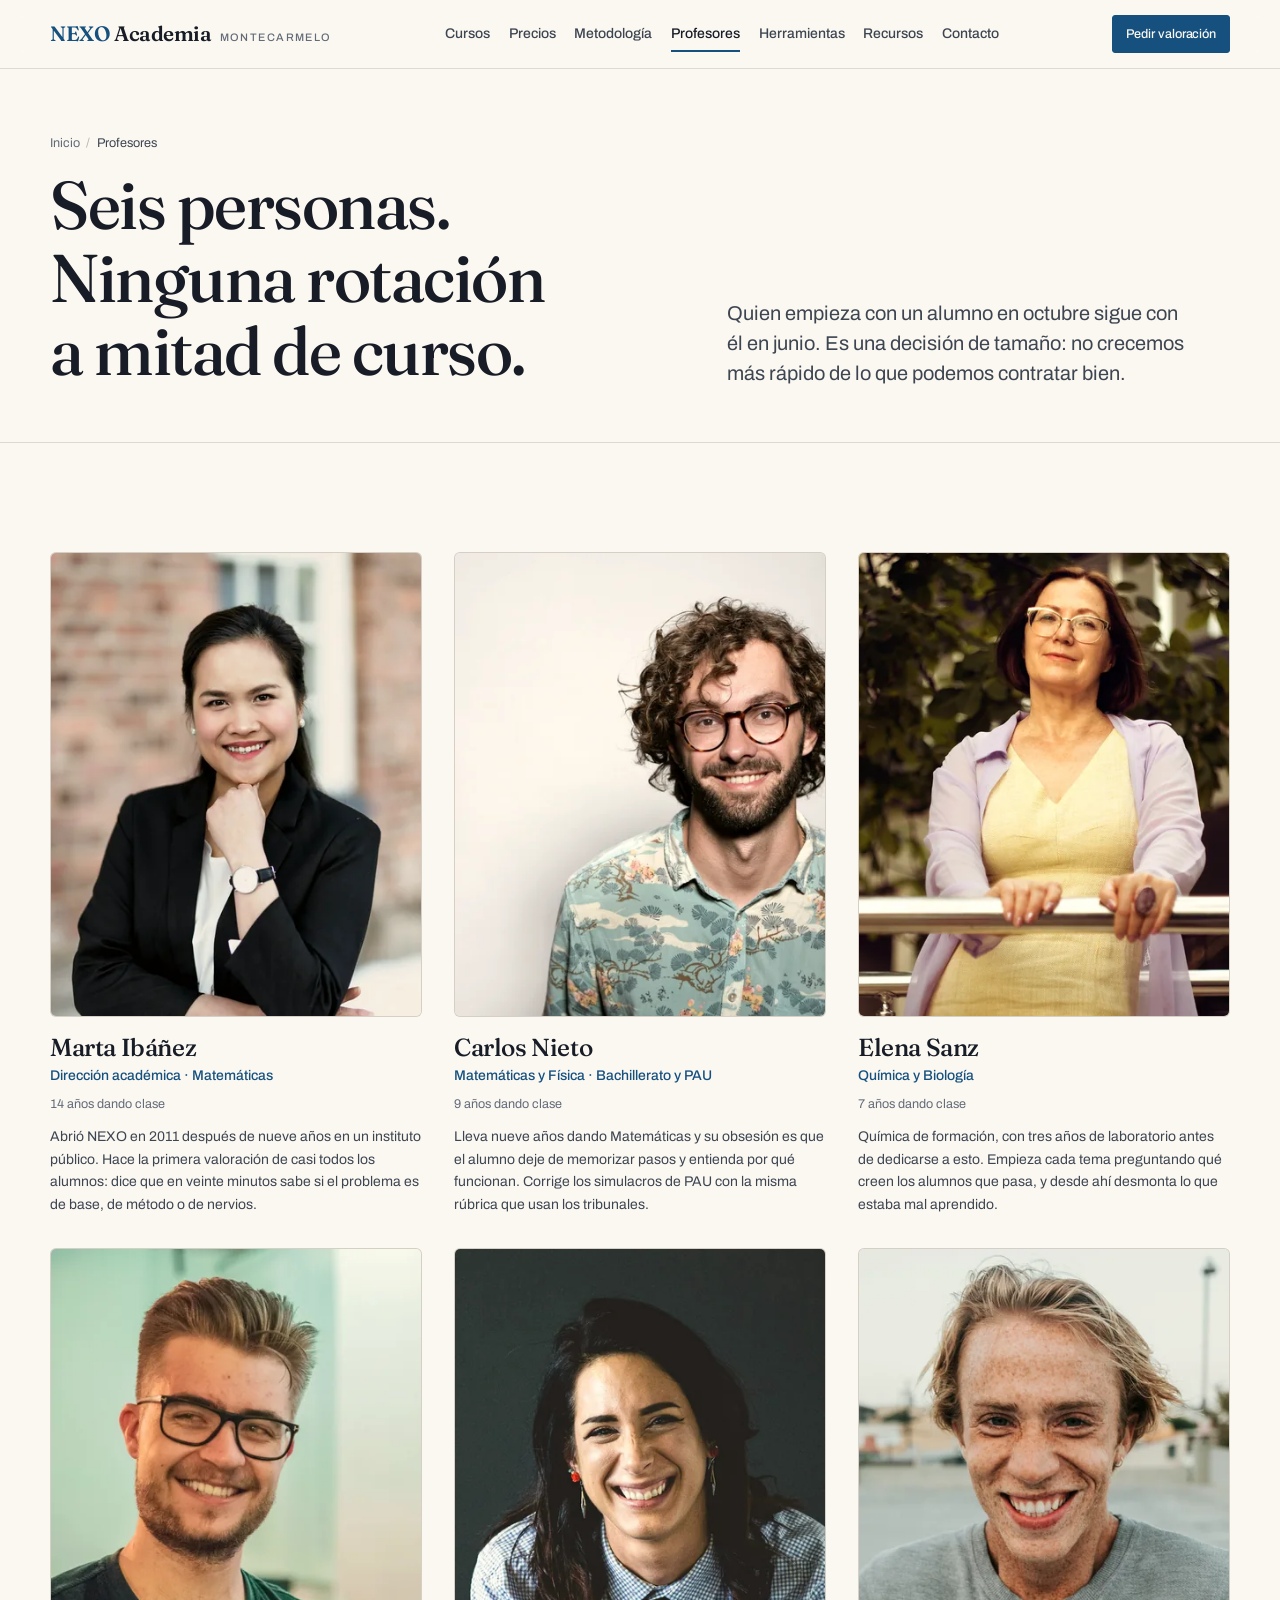
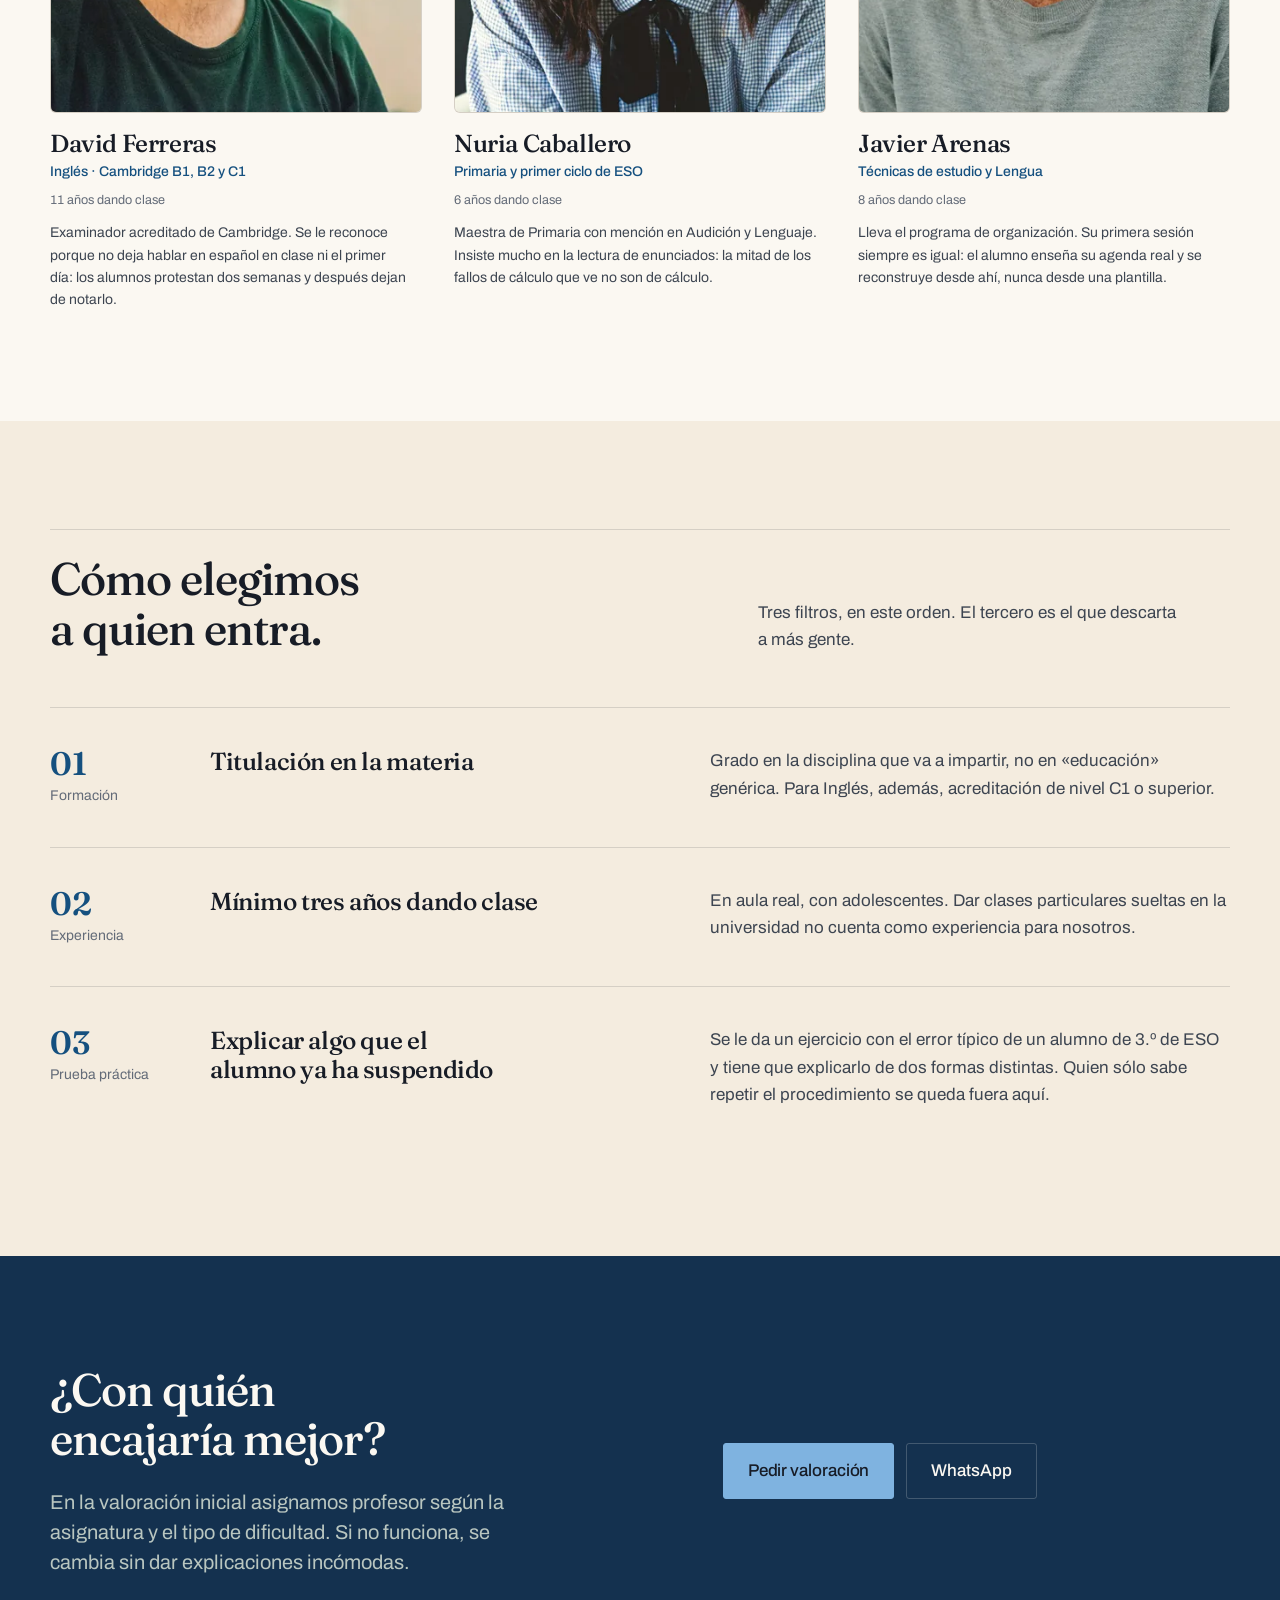
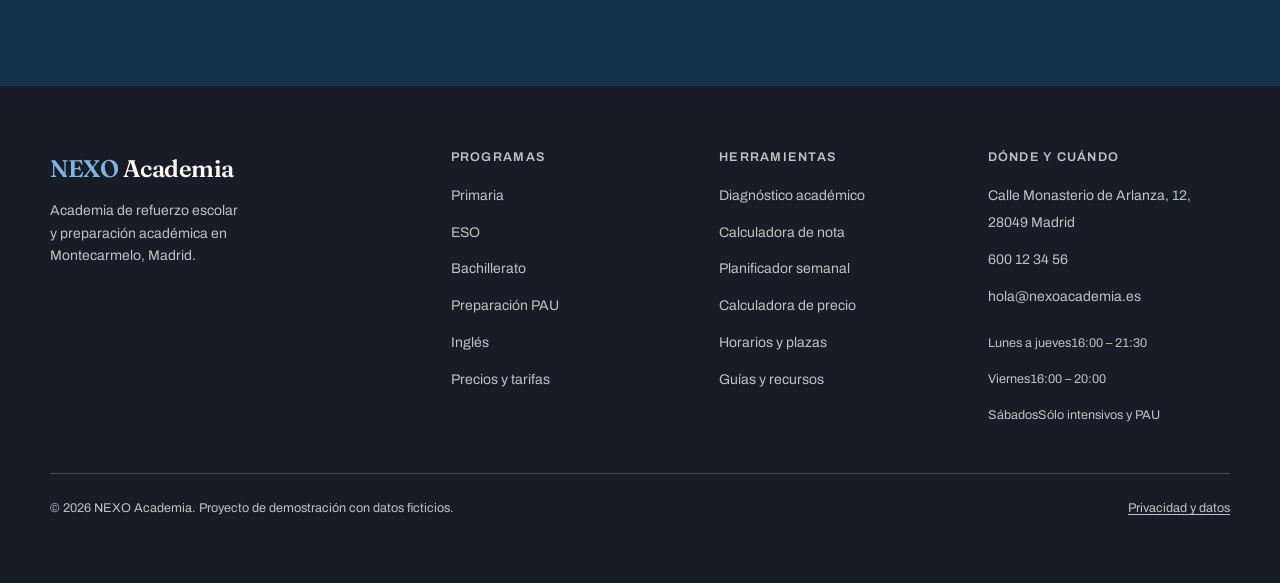
<file: profesores.html>
<!doctype html>
<html lang="es">
<head>
<meta charset="utf-8">
<meta name="viewport" content="width=device-width, initial-scale=1">
<title>Profesores | Equipo de NEXO Academia, Madrid</title>
<meta name="description" content="Seis profesores de Matemáticas, Física, Química, Biología, Inglés, Lengua y técnicas de estudio en Montecarmelo, Madrid. Los mismos durante todo el curso.">
<link rel="canonical" href="https://nexoacademia.es/profesores.html">
<meta name="theme-color" content="#fbf8f2">

<meta property="og:type" content="website">
<meta property="og:site_name" content="NEXO Academia">
<meta property="og:locale" content="es_ES">
<meta property="og:title" content="Profesores | Equipo de NEXO Academia, Madrid">
<meta property="og:description" content="Seis profesores, los mismos todo el curso. Matemáticas, Ciencias, Inglés, Lengua y técnicas de estudio.">
<meta property="og:url" content="https://nexoacademia.es/profesores.html">
<meta property="og:image" content="https://nexoacademia.es/assets/images/og-nexo.png">
<meta name="twitter:card" content="summary_large_image">

<link rel="icon" href="assets/icons/favicon.svg" type="image/svg+xml">
<link rel="preconnect" href="https://fonts.googleapis.com">
<link rel="preconnect" href="https://fonts.gstatic.com" crossorigin>
<link rel="stylesheet" href="https://fonts.googleapis.com/css2?family=Archivo:wght@400..600&family=Fraunces:ital,opsz,wght@0,9..144,400..700;1,9..144,400..600&display=swap">
<link rel="stylesheet" href="css/main.css">
<link rel="stylesheet" href="css/components.css">
<link rel="stylesheet" href="css/responsive.css">

<script src="js/content.js" defer></script>
<script src="js/utils.js" defer></script>
<script src="js/render.js" defer></script>
<script src="js/main.js" defer></script>

<script type="application/ld+json">
{
  "@context": "https://schema.org",
  "@type": "BreadcrumbList",
  "itemListElement": [
    { "@type": "ListItem", "position": 1, "name": "Inicio", "item": "https://nexoacademia.es/" },
    { "@type": "ListItem", "position": 2, "name": "Profesores", "item": "https://nexoacademia.es/profesores.html" }
  ]
}
</script>
<script type="application/ld+json">
{
  "@context": "https://schema.org",
  "@type": "ItemList",
  "name": "Equipo docente de NEXO Academia",
  "itemListElement": [
    { "@type": "ListItem", "position": 1, "item": { "@type": "Person", "name": "Marta Ibáñez", "jobTitle": "Dirección académica y profesora de Matemáticas", "worksFor": { "@type": "EducationalOrganization", "name": "NEXO Academia" } } },
    { "@type": "ListItem", "position": 2, "item": { "@type": "Person", "name": "Carlos Nieto", "jobTitle": "Profesor de Matemáticas y Física", "worksFor": { "@type": "EducationalOrganization", "name": "NEXO Academia" } } },
    { "@type": "ListItem", "position": 3, "item": { "@type": "Person", "name": "Elena Sanz", "jobTitle": "Profesora de Química y Biología", "worksFor": { "@type": "EducationalOrganization", "name": "NEXO Academia" } } },
    { "@type": "ListItem", "position": 4, "item": { "@type": "Person", "name": "David Ferreras", "jobTitle": "Profesor de Inglés y examinador Cambridge", "worksFor": { "@type": "EducationalOrganization", "name": "NEXO Academia" } } },
    { "@type": "ListItem", "position": 5, "item": { "@type": "Person", "name": "Nuria Caballero", "jobTitle": "Profesora de Primaria y primer ciclo de ESO", "worksFor": { "@type": "EducationalOrganization", "name": "NEXO Academia" } } },
    { "@type": "ListItem", "position": 6, "item": { "@type": "Person", "name": "Javier Arenas", "jobTitle": "Profesor de técnicas de estudio y Lengua", "worksFor": { "@type": "EducationalOrganization", "name": "NEXO Academia" } } }
  ]
}
</script>
</head>

<body>
<a class="skip-link" href="#contenido">Saltar al contenido</a>

<header class="site-header">
  <div class="wrap site-header__inner">
    <a class="brand" href="index.html">
      <span><span class="brand__mark">NEXO</span> Academia</span>
      <span class="brand__sub">Montecarmelo</span>
    </a>
    <nav class="nav" aria-label="Principal">
      <a class="nav__link" href="cursos.html">Cursos</a>
      <a class="nav__link" href="precios.html">Precios</a>
      <a class="nav__link" href="metodologia.html">Metodología</a>
      <a class="nav__link" href="profesores.html">Profesores</a>
      <a class="nav__link" href="herramientas.html">Herramientas</a>
      <a class="nav__link" href="recursos/index.html">Recursos</a>
      <a class="nav__link" href="contacto.html">Contacto</a>
    </nav>
    <div class="header-actions">
      <a class="btn btn--sm" href="contacto.html">Pedir valoración</a>
      <button class="nav-toggle" type="button" aria-expanded="false" aria-controls="menu-movil" aria-label="Abrir menú">
        <span class="nav-toggle__bars" aria-hidden="true"></span>
      </button>
    </div>
  </div>
</header>

<div class="mobile-nav" id="menu-movil" data-open="false">
  <div class="wrap">
    <nav aria-label="Menú móvil">
      <a class="mobile-nav__link" href="cursos.html">Cursos <span>Primaria a PAU</span></a>
      <a class="mobile-nav__link" href="precios.html">Precios <span>Tarifas públicas</span></a>
      <a class="mobile-nav__link" href="metodologia.html">Metodología <span>Cómo trabajamos</span></a>
      <a class="mobile-nav__link" href="profesores.html">Profesores <span>6 personas</span></a>
      <a class="mobile-nav__link" href="herramientas.html">Herramientas <span>Gratuitas</span></a>
      <a class="mobile-nav__link" href="recursos/index.html">Recursos <span>Guías y consejos</span></a>
      <a class="mobile-nav__link" href="diagnostico.html">Diagnóstico <span>1–2 min</span></a>
      <a class="mobile-nav__link" href="contacto.html">Contacto <span>Montecarmelo</span></a>
    </nav>
    <div class="mobile-nav__actions">
      <a class="btn btn--lg" href="contacto.html">Pedir valoración gratuita</a>
      <a class="btn btn--ghost btn--lg" data-link="wa" data-wa-intro="Me gustaría información sobre las clases de refuerzo." href="#">Escribir por WhatsApp</a>
    </div>
  </div>
</div>

<main id="contenido">

  <div class="page-head">
    <div class="wrap">
      <nav aria-label="Migas de pan">
        <ol class="crumbs">
          <li><a href="index.html">Inicio</a></li>
          <li><span aria-current="page">Profesores</span></li>
        </ol>
      </nav>
      <div class="page-head__grid">
        <h1>Seis personas. Ninguna rotación a mitad de curso.</h1>
        <div>
          <p class="lead">Quien empieza con un alumno en octubre sigue con él en junio. Es una decisión de tamaño: no crecemos más rápido de lo que podemos contratar bien.</p>
        </div>
      </div>
    </div>
  </div>

  <section class="section">
    <div class="wrap">
      <h2 class="visually-hidden">Equipo docente</h2>
      <div class="teachers" data-render="teachers"></div>
    </div>
  </section>

  <section class="section section--paper2">
    <div class="wrap">
      <div class="s-head">
        <h2 class="s-head__title">Cómo elegimos a quien entra.</h2>
        <div class="s-head__aside">
          <p>Tres filtros, en este orden. El tercero es el que descarta a más gente.</p>
        </div>
      </div>

      <div class="method">
        <article class="method__item">
          <div>
            <p class="method__step">01</p>
            <p class="method__time">Formación</p>
          </div>
          <div class="method__body"><h3 class="method__title">Titulación en la materia</h3></div>
          <p class="method__text">Grado en la disciplina que va a impartir, no en «educación» genérica. Para Inglés, además, acreditación de nivel C1 o superior.</p>
        </article>
        <article class="method__item">
          <div>
            <p class="method__step">02</p>
            <p class="method__time">Experiencia</p>
          </div>
          <div class="method__body"><h3 class="method__title">Mínimo tres años dando clase</h3></div>
          <p class="method__text">En aula real, con adolescentes. Dar clases particulares sueltas en la universidad no cuenta como experiencia para nosotros.</p>
        </article>
        <article class="method__item">
          <div>
            <p class="method__step">03</p>
            <p class="method__time">Prueba práctica</p>
          </div>
          <div class="method__body"><h3 class="method__title">Explicar algo que el alumno ya ha suspendido</h3></div>
          <p class="method__text">Se le da un ejercicio con el error típico de un alumno de 3.º de ESO y tiene que explicarlo de dos formas distintas. Quien sólo sabe repetir el procedimiento se queda fuera aquí.</p>
        </article>
      </div>
    </div>
  </section>

  <section class="section section--ink on-ink">
    <div class="wrap closer">
      <div>
        <h2 class="closer__title">¿Con quién encajaría mejor?</h2>
        <p class="lead mt-5">En la valoración inicial asignamos profesor según la asignatura y el tipo de dificultad. Si no funciona, se cambia sin dar explicaciones incómodas.</p>
      </div>
      <div class="closer__actions">
        <a class="btn btn--lg" href="contacto.html">Pedir valoración</a>
        <a class="btn btn--ghost btn--lg" data-link="wa" data-wa-intro="Me gustaría saber qué profesor encajaría mejor en nuestro caso." href="#">WhatsApp</a>
      </div>
    </div>
  </section>

</main>

<footer class="site-footer">
  <div class="wrap">
    <div class="footer-grid">
      <div class="footer-col footer-brand">
        <a class="brand" href="index.html"><span><span class="brand__mark">NEXO</span> Academia</span></a>
        <p data-academy="brand.descriptor"></p>
      </div>
      <div class="footer-col">
        <h3>Programas</h3>
        <ul>
          <li><a href="cursos.html#programa-primaria">Primaria</a></li>
          <li><a href="cursos.html#programa-eso">ESO</a></li>
          <li><a href="cursos.html#programa-bachillerato">Bachillerato</a></li>
          <li><a href="cursos.html#programa-pau">Preparación PAU</a></li>
          <li><a href="cursos.html#programa-ingles">Inglés</a></li>
          <li><a href="precios.html">Precios y tarifas</a></li>
        </ul>
      </div>
      <div class="footer-col">
        <h3>Herramientas</h3>
        <ul>
          <li><a href="diagnostico.html">Diagnóstico académico</a></li>
          <li><a href="herramientas.html#nota">Calculadora de nota</a></li>
          <li><a href="herramientas.html#planner">Planificador semanal</a></li>
          <li><a href="herramientas.html#precio">Calculadora de precio</a></li>
          <li><a href="herramientas.html#plazas">Horarios y plazas</a></li>
          <li><a href="recursos/index.html">Guías y recursos</a></li>
        </ul>
      </div>
      <div class="footer-col">
        <h3>Dónde y cuándo</h3>
        <ul>
          <li><a data-link="maps" href="#" rel="noopener"><span data-academy="contact.street"></span>, <span data-academy="contact.city"></span></a></li>
          <li><a data-link="tel" href="#"><span data-academy="contact.phone"></span></a></li>
          <li><a data-link="mail" href="#"><span data-academy="contact.email"></span></a></li>
        </ul>
        <ul class="mt-5" data-render="hours" style="font-size:var(--step--2);color:var(--tx-2-on-ink);display:grid;gap:.4rem"></ul>
      </div>
    </div>
    <div class="footer-bottom">
      <p>© <span data-academy="year"></span> NEXO Academia. Proyecto de demostración con datos ficticios.</p>
      <p><a href="privacidad.html">Privacidad y datos</a></p>
    </div>
  </div>
</footer>

<div class="sticky-cta">
  <a class="btn" href="contacto.html">Pedir valoración</a>
  <a class="btn btn--ghost" data-link="wa" data-wa-intro="Me gustaría información sobre las clases de refuerzo." href="#">WhatsApp</a>
</div>

<a class="wa-float" data-wa-context="Escribo desde vuestra web." href="#" aria-label="Escribir por WhatsApp">
  <svg viewBox="0 0 24 24" fill="none" stroke="currentColor" stroke-width="1.7" stroke-linecap="round" stroke-linejoin="round" aria-hidden="true">
    <path d="M3.5 20.5 5 16a8.5 8.5 0 1 1 3.2 3.1l-4.7 1.4Z"/>
    <path d="M9 9.5c0 3 2.5 5.5 5.5 5.5.6 0 1-.4 1-.9l-.2-1-1.6-.5-.8.9a5.7 5.7 0 0 1-2.4-2.4l.9-.8-.5-1.6-1-.2c-.5 0-.9.4-.9 1Z"/>
  </svg>
  <span>WhatsApp</span>
</a>

</body>
</html>
</file>
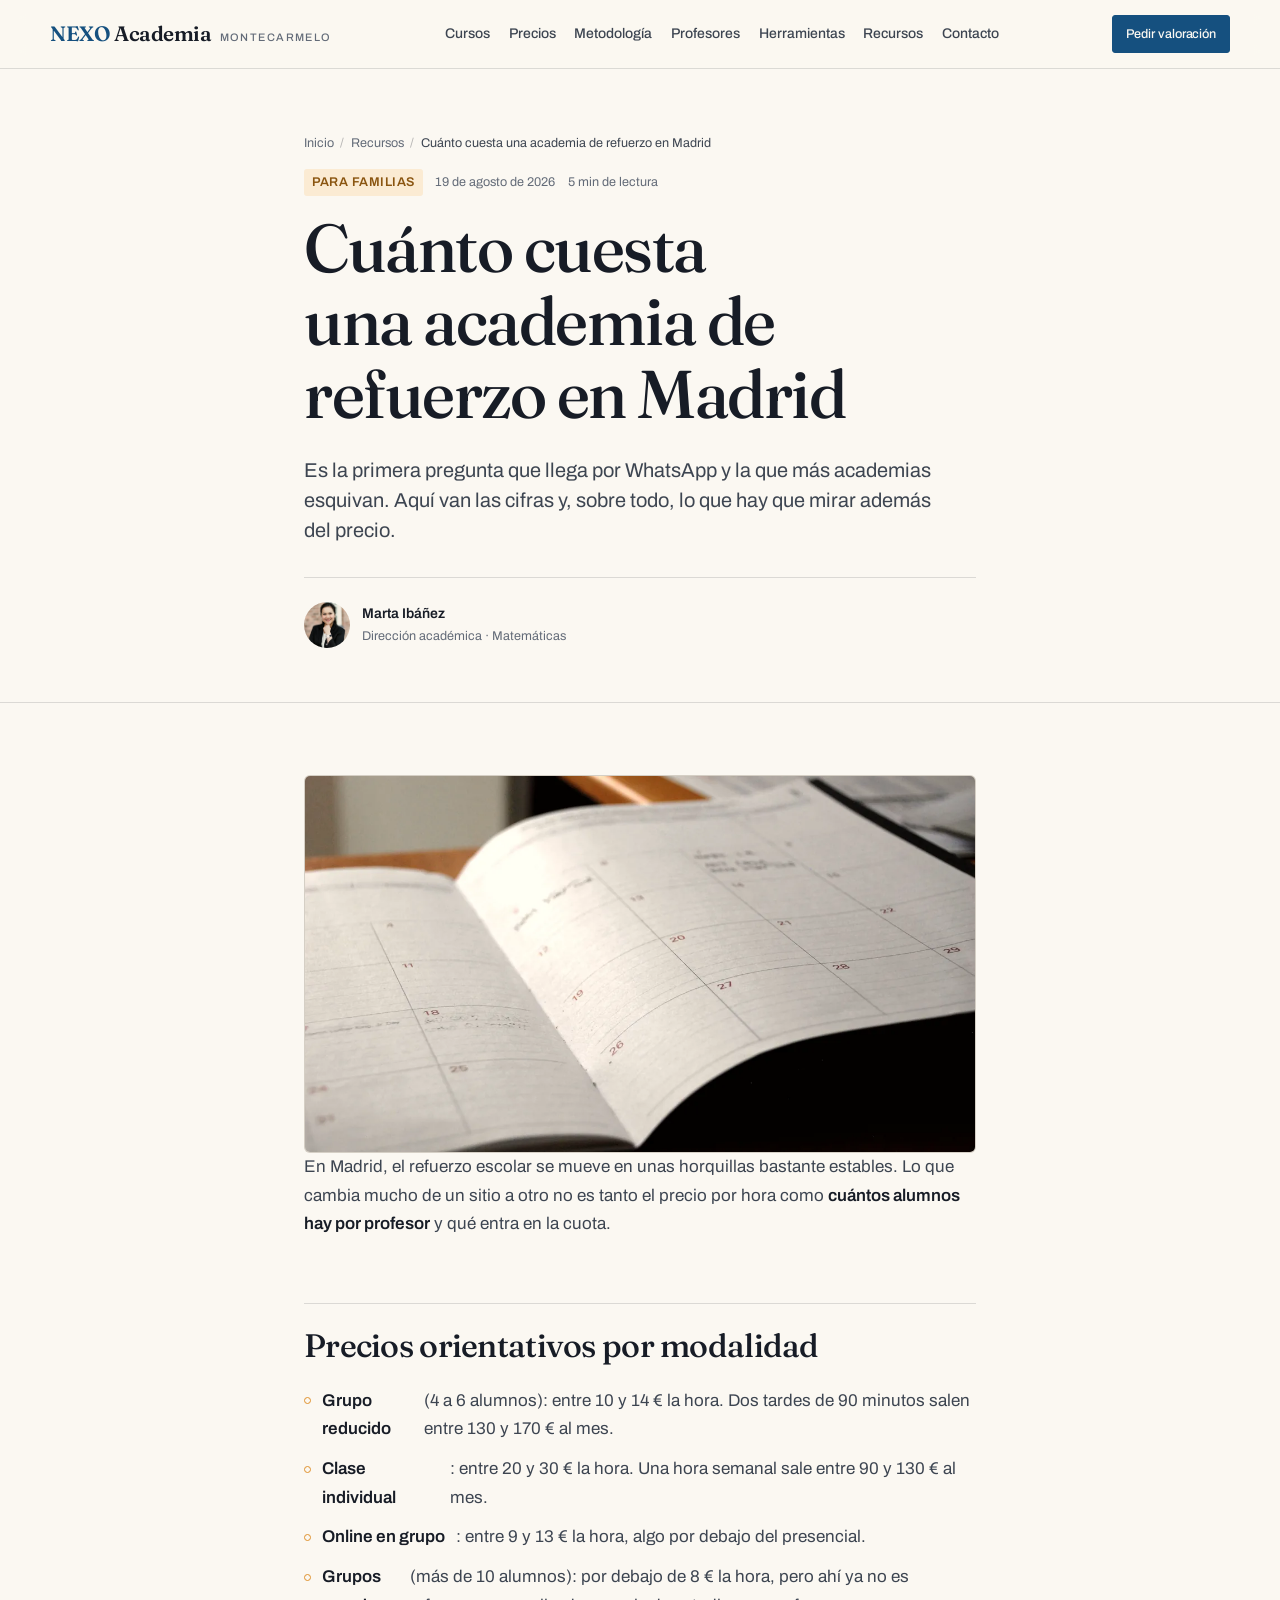
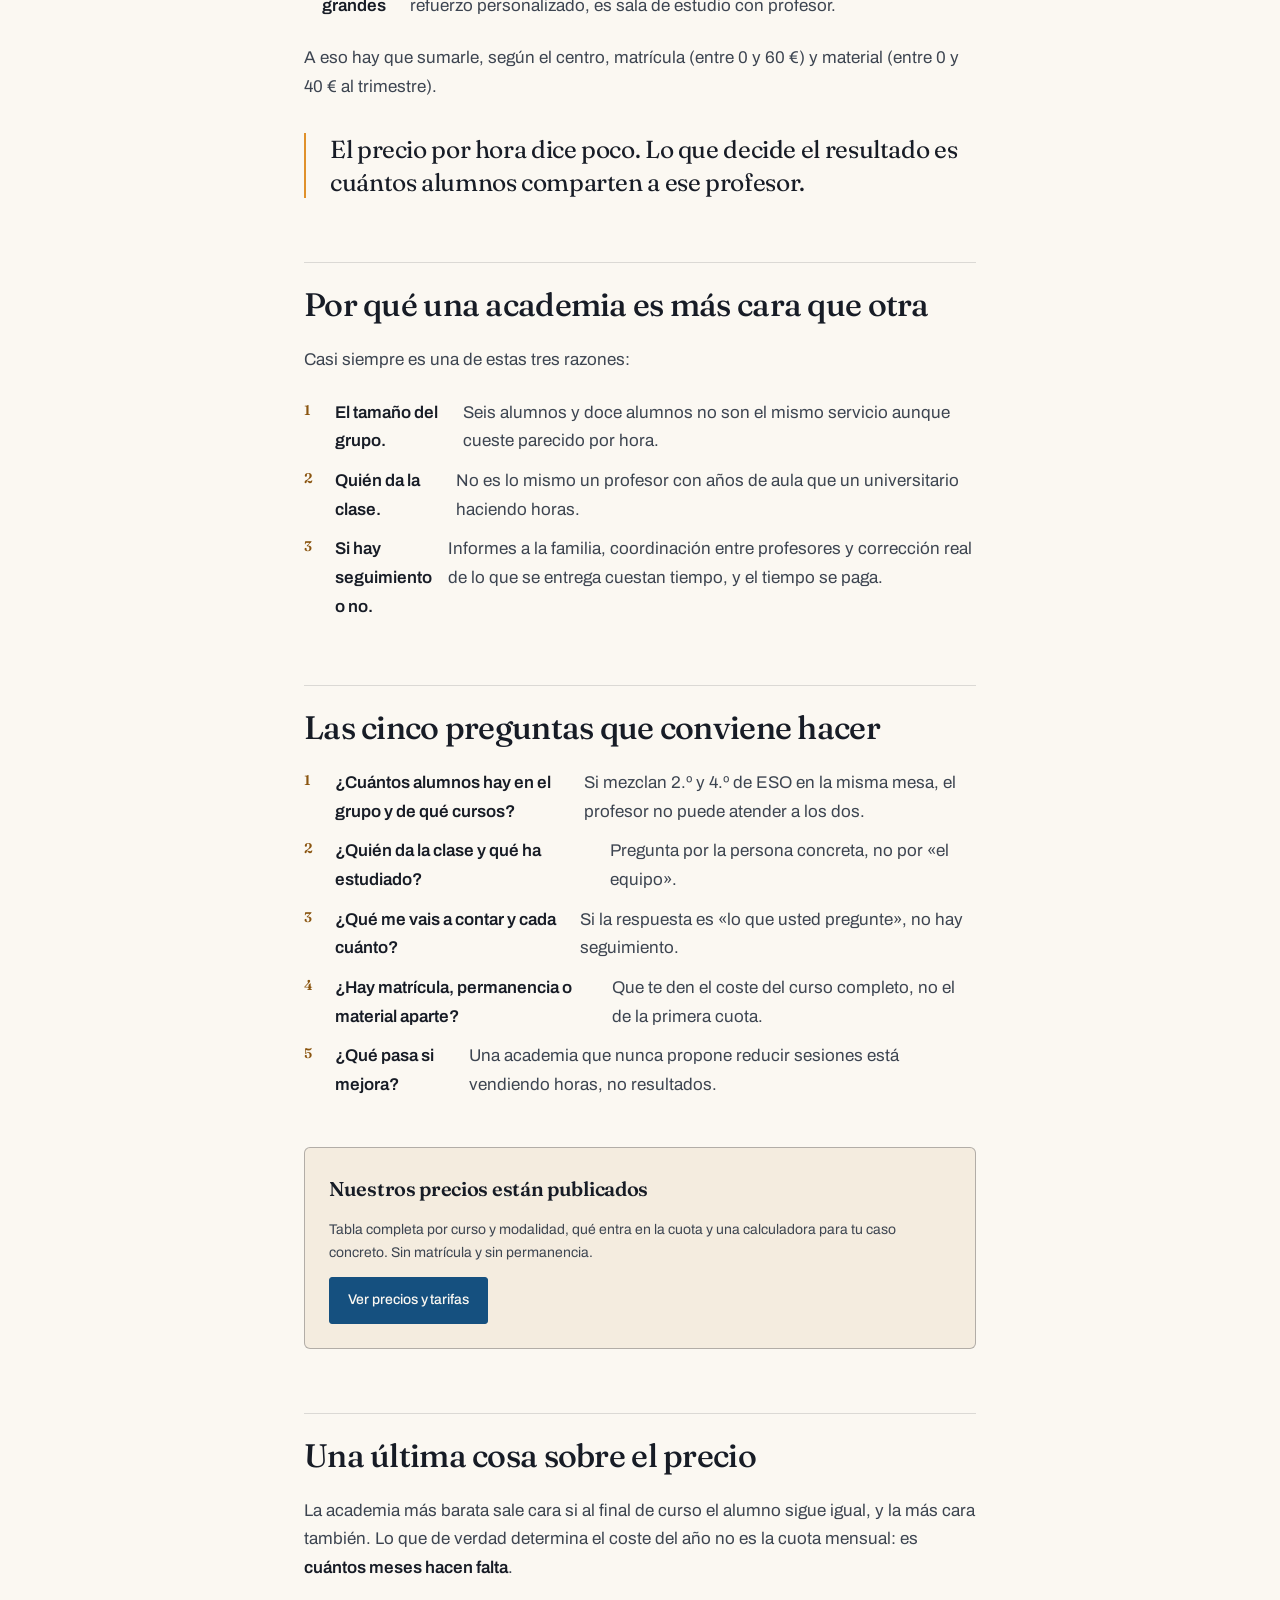
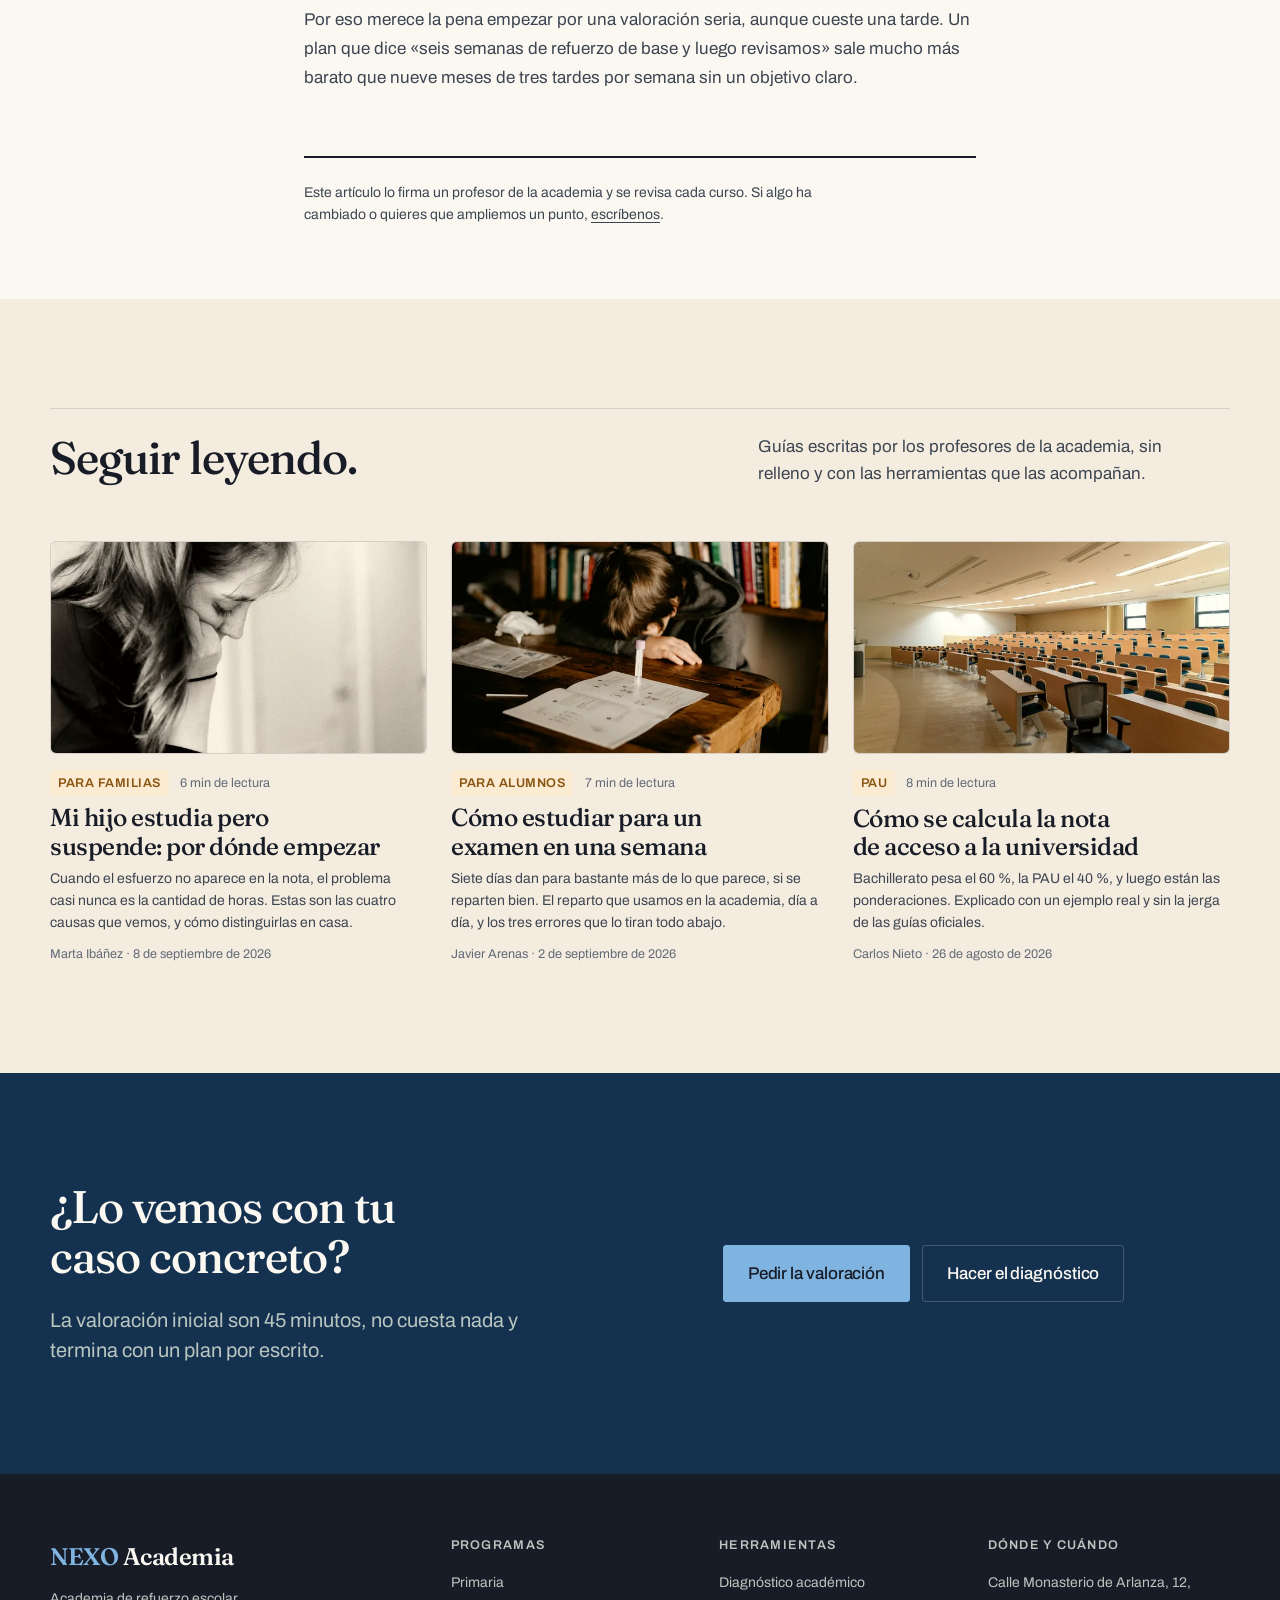
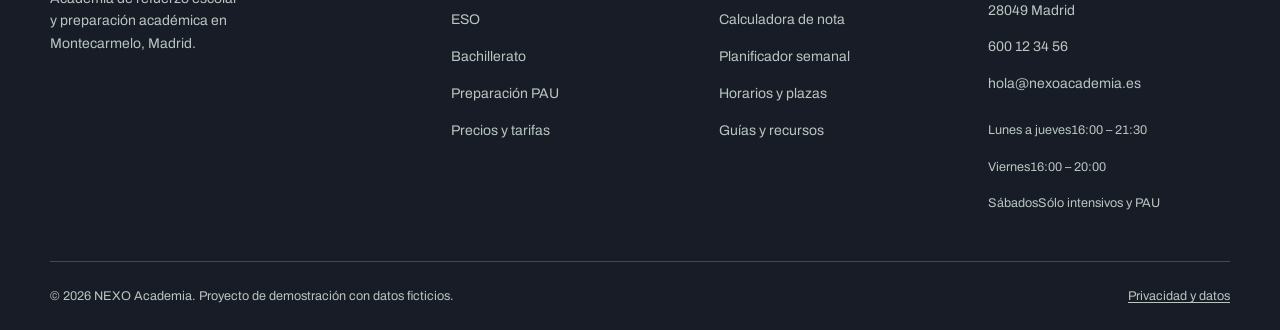
<file: recursos/cuanto-cuesta-una-academia-en-madrid.html>
<!doctype html>
<html lang="es">
<head>
<meta charset="utf-8">
<meta name="viewport" content="width=device-width, initial-scale=1">
<title>Cuánto cuesta una academia de refuerzo en Madrid (2026) | NEXO Academia</title>
<meta name="description" content="Precios por modalidad en 2026, qué suele estar incluido y las cinco preguntas que conviene hacer antes de apuntar a nadie a una academia.">
<link rel="canonical" href="https://nexoacademia.es/recursos/cuanto-cuesta-una-academia-en-madrid.html">
<meta name="theme-color" content="#fbf8f2">

<meta property="og:type" content="article">
<meta property="og:site_name" content="NEXO Academia">
<meta property="og:locale" content="es_ES">
<meta property="og:title" content="Cuánto cuesta una academia de refuerzo en Madrid (2026) | NEXO Academia">
<meta property="og:description" content="Precios por modalidad en 2026, qué suele estar incluido y las cinco preguntas que conviene hacer antes de apuntar a nadie a una academia.">
<meta property="og:url" content="https://nexoacademia.es/recursos/cuanto-cuesta-una-academia-en-madrid.html">
<meta property="og:image" content="https://nexoacademia.es/assets/images/art-precio.webp">
<meta name="twitter:card" content="summary_large_image">

<link rel="icon" href="../assets/icons/favicon.svg" type="image/svg+xml">
<link rel="preconnect" href="https://fonts.googleapis.com">
<link rel="preconnect" href="https://fonts.gstatic.com" crossorigin>
<link rel="stylesheet" href="https://fonts.googleapis.com/css2?family=Archivo:wght@400..600&family=Fraunces:ital,opsz,wght@0,9..144,400..700;1,9..144,400..600&display=swap">
<link rel="stylesheet" href="../css/main.css">
<link rel="stylesheet" href="../css/components.css">
<link rel="stylesheet" href="../css/responsive.css">

<script src="../js/content.js" defer></script>
<script src="../js/utils.js" defer></script>
<script src="../js/render.js" defer></script>
<script src="../js/main.js" defer></script>

<script type="application/ld+json">
{
  "@context": "https://schema.org",
  "@type": "Article",
  "headline": "Cuánto cuesta una academia de refuerzo en Madrid",
  "description": "Precios por modalidad en 2026, qué suele estar incluido y las cinco preguntas que conviene hacer antes de apuntar a nadie a una academia.",
  "image": "https://nexoacademia.es/assets/images/art-precio.webp",
  "datePublished": "2026-08-19",
  "dateModified": "2026-08-19",
  "inLanguage": "es-ES",
  "author": {
    "@type": "Person",
    "name": "Marta Ibáñez",
    "worksFor": {
      "@type": "EducationalOrganization",
      "name": "NEXO Academia"
    }
  },
  "publisher": {
    "@type": "EducationalOrganization",
    "name": "NEXO Academia",
    "url": "https://nexoacademia.es/"
  },
  "mainEntityOfPage": {
    "@type": "WebPage",
    "@id": "https://nexoacademia.es/recursos/cuanto-cuesta-una-academia-en-madrid.html"
  }
}
</script>
<script type="application/ld+json">
{
  "@context": "https://schema.org",
  "@type": "BreadcrumbList",
  "itemListElement": [
    {
      "@type": "ListItem",
      "position": 1,
      "name": "Inicio",
      "item": "https://nexoacademia.es/"
    },
    {
      "@type": "ListItem",
      "position": 2,
      "name": "Recursos",
      "item": "https://nexoacademia.es/recursos/index.html"
    },
    {
      "@type": "ListItem",
      "position": 3,
      "name": "Cuánto cuesta una academia de refuerzo en Madrid",
      "item": "https://nexoacademia.es/recursos/cuanto-cuesta-una-academia-en-madrid.html"
    }
  ]
}
</script>
</head>

<body>
<a class="skip-link" href="#contenido">Saltar al contenido</a>

<header class="site-header">
  <div class="wrap site-header__inner">
    <a class="brand" href="../index.html">
      <span><span class="brand__mark">NEXO</span> Academia</span>
      <span class="brand__sub">Montecarmelo</span>
    </a>
    <nav class="nav" aria-label="Principal">
      <a class="nav__link" href="../cursos.html">Cursos</a>
      <a class="nav__link" href="../precios.html">Precios</a>
      <a class="nav__link" href="../metodologia.html">Metodología</a>
      <a class="nav__link" href="../profesores.html">Profesores</a>
      <a class="nav__link" href="../herramientas.html">Herramientas</a>
      <a class="nav__link" href="index.html">Recursos</a>
      <a class="nav__link" href="../contacto.html">Contacto</a>
    </nav>
    <div class="header-actions">
      <a class="btn btn--sm" href="../contacto.html">Pedir valoración</a>
      <button class="nav-toggle" type="button" aria-expanded="false" aria-controls="menu-movil" aria-label="Abrir menú">
        <span class="nav-toggle__bars" aria-hidden="true"></span>
      </button>
    </div>
  </div>
</header>

<div class="mobile-nav" id="menu-movil" data-open="false">
  <div class="wrap">
    <nav aria-label="Menú móvil">
      <a class="mobile-nav__link" href="../cursos.html">Cursos <span>Primaria a PAU</span></a>
      <a class="mobile-nav__link" href="../precios.html">Precios <span>Tarifas públicas</span></a>
      <a class="mobile-nav__link" href="../metodologia.html">Metodología <span>Cómo trabajamos</span></a>
      <a class="mobile-nav__link" href="../profesores.html">Profesores <span>6 personas</span></a>
      <a class="mobile-nav__link" href="../herramientas.html">Herramientas <span>Gratuitas</span></a>
      <a class="mobile-nav__link" href="index.html">Recursos <span>Guías y consejos</span></a>
      <a class="mobile-nav__link" href="../diagnostico.html">Diagnóstico <span>1–2 min</span></a>
      <a class="mobile-nav__link" href="../contacto.html">Contacto <span>Montecarmelo</span></a>
    </nav>
    <div class="mobile-nav__actions">
      <a class="btn btn--lg" href="../contacto.html">Pedir valoración gratuita</a>
      <a class="btn btn--ghost btn--lg" data-link="wa" data-wa-intro="Me gustaría información sobre las clases de refuerzo." href="#">Escribir por WhatsApp</a>
    </div>
  </div>
</div>

<main id="contenido">
  <article>
    <div class="page-head">
      <div class="wrap article">
        <nav aria-label="Migas de pan">
          <ol class="crumbs">
            <li><a href="../index.html">Inicio</a></li>
            <li><a href="index.html">Recursos</a></li>
            <li><span aria-current="page">Cuánto cuesta una academia de refuerzo en Madrid</span></li>
          </ol>
        </nav>

        <p class="article__meta">
          <span class="tag">Para familias</span>
          <span>19 de agosto de 2026</span>
          <span>5 min de lectura</span>
        </p>

        <h1>Cuánto cuesta una academia de refuerzo en Madrid</h1>
        <p class="article__lead">Es la primera pregunta que llega por WhatsApp y la que más academias esquivan. Aquí van las cifras y, sobre todo, lo que hay que mirar además del precio.</p>

        <div class="article__author">
          <img src="../assets/images/profe-marta-420.webp" width="420" height="525" alt="" loading="lazy" decoding="async">
          <p><b>Marta Ibáñez</b>Dirección académica · Matemáticas</p>
        </div>
      </div>
    </div>

    <div class="section-tight">
      <div class="wrap article">
        <div class="shot" style="aspect-ratio:16/9;margin-bottom:clamp(2rem,1rem+3vw,3rem)">
          <img src="../assets/images/art-precio.webp"
               srcset="/assets/images/art-precio-640.webp 640w, /assets/images/art-precio.webp 1200w"
               sizes="(min-width: 46rem) 42rem, 92vw"
               width="1200" height="675" fetchpriority="high" decoding="async"
               alt="Agenda abierta sobre un escritorio de madera">
        </div>

        <div class="prose">
<p>En Madrid, el refuerzo escolar se mueve en unas horquillas bastante estables. Lo que cambia mucho de un sitio a otro no es tanto el precio por hora como <strong>cuántos alumnos hay por profesor</strong> y qué entra en la cuota.</p>

<h2>Precios orientativos por modalidad</h2>

<ul>
  <li><strong>Grupo reducido</strong> (4 a 6 alumnos): entre 10 y 14 € la hora. Dos tardes de 90 minutos salen entre 130 y 170 € al mes.</li>
  <li><strong>Clase individual</strong>: entre 20 y 30 € la hora. Una hora semanal sale entre 90 y 130 € al mes.</li>
  <li><strong>Online en grupo</strong>: entre 9 y 13 € la hora, algo por debajo del presencial.</li>
  <li><strong>Grupos grandes</strong> (más de 10 alumnos): por debajo de 8 € la hora, pero ahí ya no es refuerzo personalizado, es sala de estudio con profesor.</li>
</ul>

<p>A eso hay que sumarle, según el centro, matrícula (entre 0 y 60 €) y material (entre 0 y 40 € al trimestre).</p>

<blockquote><p>El precio por hora dice poco. Lo que decide el resultado es cuántos alumnos comparten a ese profesor.</p></blockquote>

<h2>Por qué una academia es más cara que otra</h2>

<p>Casi siempre es una de estas tres razones:</p>

<ol>
  <li><strong>El tamaño del grupo.</strong> Seis alumnos y doce alumnos no son el mismo servicio aunque cueste parecido por hora.</li>
  <li><strong>Quién da la clase.</strong> No es lo mismo un profesor con años de aula que un universitario haciendo horas.</li>
  <li><strong>Si hay seguimiento o no.</strong> Informes a la familia, coordinación entre profesores y corrección real de lo que se entrega cuestan tiempo, y el tiempo se paga.</li>
</ol>

<h2>Las cinco preguntas que conviene hacer</h2>

<ol>
  <li><strong>¿Cuántos alumnos hay en el grupo y de qué cursos?</strong> Si mezclan 2.º y 4.º de ESO en la misma mesa, el profesor no puede atender a los dos.</li>
  <li><strong>¿Quién da la clase y qué ha estudiado?</strong> Pregunta por la persona concreta, no por «el equipo».</li>
  <li><strong>¿Qué me vais a contar y cada cuánto?</strong> Si la respuesta es «lo que usted pregunte», no hay seguimiento.</li>
  <li><strong>¿Hay matrícula, permanencia o material aparte?</strong> Que te den el coste del curso completo, no el de la primera cuota.</li>
  <li><strong>¿Qué pasa si mejora?</strong> Una academia que nunca propone reducir sesiones está vendiendo horas, no resultados.</li>
</ol>

<div class="toolbox">
  <p><b>Nuestros precios están publicados</b></p>
  <p>Tabla completa por curso y modalidad, qué entra en la cuota y una calculadora para tu caso concreto. Sin matrícula y sin permanencia.</p>
  <a class="btn" href="../precios.html">Ver precios y tarifas</a>
</div>

<h2>Una última cosa sobre el precio</h2>

<p>La academia más barata sale cara si al final de curso el alumno sigue igual, y la más cara también. Lo que de verdad determina el coste del año no es la cuota mensual: es <strong>cuántos meses hacen falta</strong>.</p>

<p>Por eso merece la pena empezar por una valoración seria, aunque cueste una tarde. Un plan que dice «seis semanas de refuerzo de base y luego revisamos» sale mucho más barato que nueve meses de tres tardes por semana sin un objetivo claro.</p>
</div>

        <div class="article__foot">
          <p class="small">Este artículo lo firma un profesor de la academia y se revisa cada curso. Si algo ha cambiado o quieres que ampliemos un punto, <a data-link="wa" data-wa-intro="He leído vuestro artículo «Cuánto cuesta una academia de refuerzo en Madrid» y quería comentaros algo." href="#">escríbenos</a>.</p>
        </div>
      </div>
    </div>
  </article>

  <section class="section section--paper2">
    <div class="wrap">
      <div class="s-head">
        <h2 class="s-head__title">Seguir leyendo.</h2>
        <div class="s-head__aside">
          <p>Guías escritas por los profesores de la academia, sin relleno y con las herramientas que las acompañan.</p>
        </div>
      </div>
      <div class="acards" data-render="article-list" data-base="../" data-exclude="cuanto-cuesta-una-academia-en-madrid" data-limit="3"></div>
    </div>
  </section>

  <section class="section section--ink on-ink">
    <div class="wrap closer">
      <div>
        <h2 class="closer__title">¿Lo vemos con tu caso concreto?</h2>
        <p class="lead mt-5">La valoración inicial son 45 minutos, no cuesta nada y termina con un plan por escrito.</p>
      </div>
      <div class="closer__actions">
        <a class="btn btn--lg" href="../contacto.html">Pedir la valoración</a>
        <a class="btn btn--ghost btn--lg" href="../diagnostico.html">Hacer el diagnóstico</a>
      </div>
    </div>
  </section>
</main>

<footer class="site-footer">
  <div class="wrap">
    <div class="footer-grid">
      <div class="footer-col footer-brand">
        <a class="brand" href="../index.html"><span><span class="brand__mark">NEXO</span> Academia</span></a>
        <p data-academy="brand.descriptor"></p>
      </div>
      <div class="footer-col">
        <h3>Programas</h3>
        <ul>
          <li><a href="../cursos.html#programa-primaria">Primaria</a></li>
          <li><a href="../cursos.html#programa-eso">ESO</a></li>
          <li><a href="../cursos.html#programa-bachillerato">Bachillerato</a></li>
          <li><a href="../cursos.html#programa-pau">Preparación PAU</a></li>
          <li><a href="../precios.html">Precios y tarifas</a></li>
        </ul>
      </div>
      <div class="footer-col">
        <h3>Herramientas</h3>
        <ul>
          <li><a href="../diagnostico.html">Diagnóstico académico</a></li>
          <li><a href="../herramientas.html#nota">Calculadora de nota</a></li>
          <li><a href="../herramientas.html#planner">Planificador semanal</a></li>
          <li><a href="../herramientas.html#plazas">Horarios y plazas</a></li>
          <li><a href="index.html">Guías y recursos</a></li>
        </ul>
      </div>
      <div class="footer-col">
        <h3>Dónde y cuándo</h3>
        <ul>
          <li><a data-link="maps" href="#" rel="noopener"><span data-academy="contact.street"></span>, <span data-academy="contact.city"></span></a></li>
          <li><a data-link="tel" href="#"><span data-academy="contact.phone"></span></a></li>
          <li><a data-link="mail" href="#"><span data-academy="contact.email"></span></a></li>
        </ul>
        <ul class="mt-5" data-render="hours" style="font-size:var(--step--2);color:var(--tx-2-on-ink);display:grid;gap:.4rem"></ul>
      </div>
    </div>
    <div class="footer-bottom">
      <p>© <span data-academy="year"></span> NEXO Academia. Proyecto de demostración con datos ficticios.</p>
      <p><a href="../privacidad.html">Privacidad y datos</a></p>
    </div>
  </div>
</footer>

<a class="wa-float" data-wa-context="Escribo desde vuestra web." href="#" aria-label="Escribir por WhatsApp">
  <svg viewBox="0 0 24 24" fill="none" stroke="currentColor" stroke-width="1.7" stroke-linecap="round" stroke-linejoin="round" aria-hidden="true">
    <path d="M3.5 20.5 5 16a8.5 8.5 0 1 1 3.2 3.1l-4.7 1.4Z"/>
    <path d="M9 9.5c0 3 2.5 5.5 5.5 5.5.6 0 1-.4 1-.9l-.2-1-1.6-.5-.8.9a5.7 5.7 0 0 1-2.4-2.4l.9-.8-.5-1.6-1-.2c-.5 0-.9.4-.9 1Z"/>
  </svg>
  <span>WhatsApp</span>
</a>

</body>
</html>
</file>
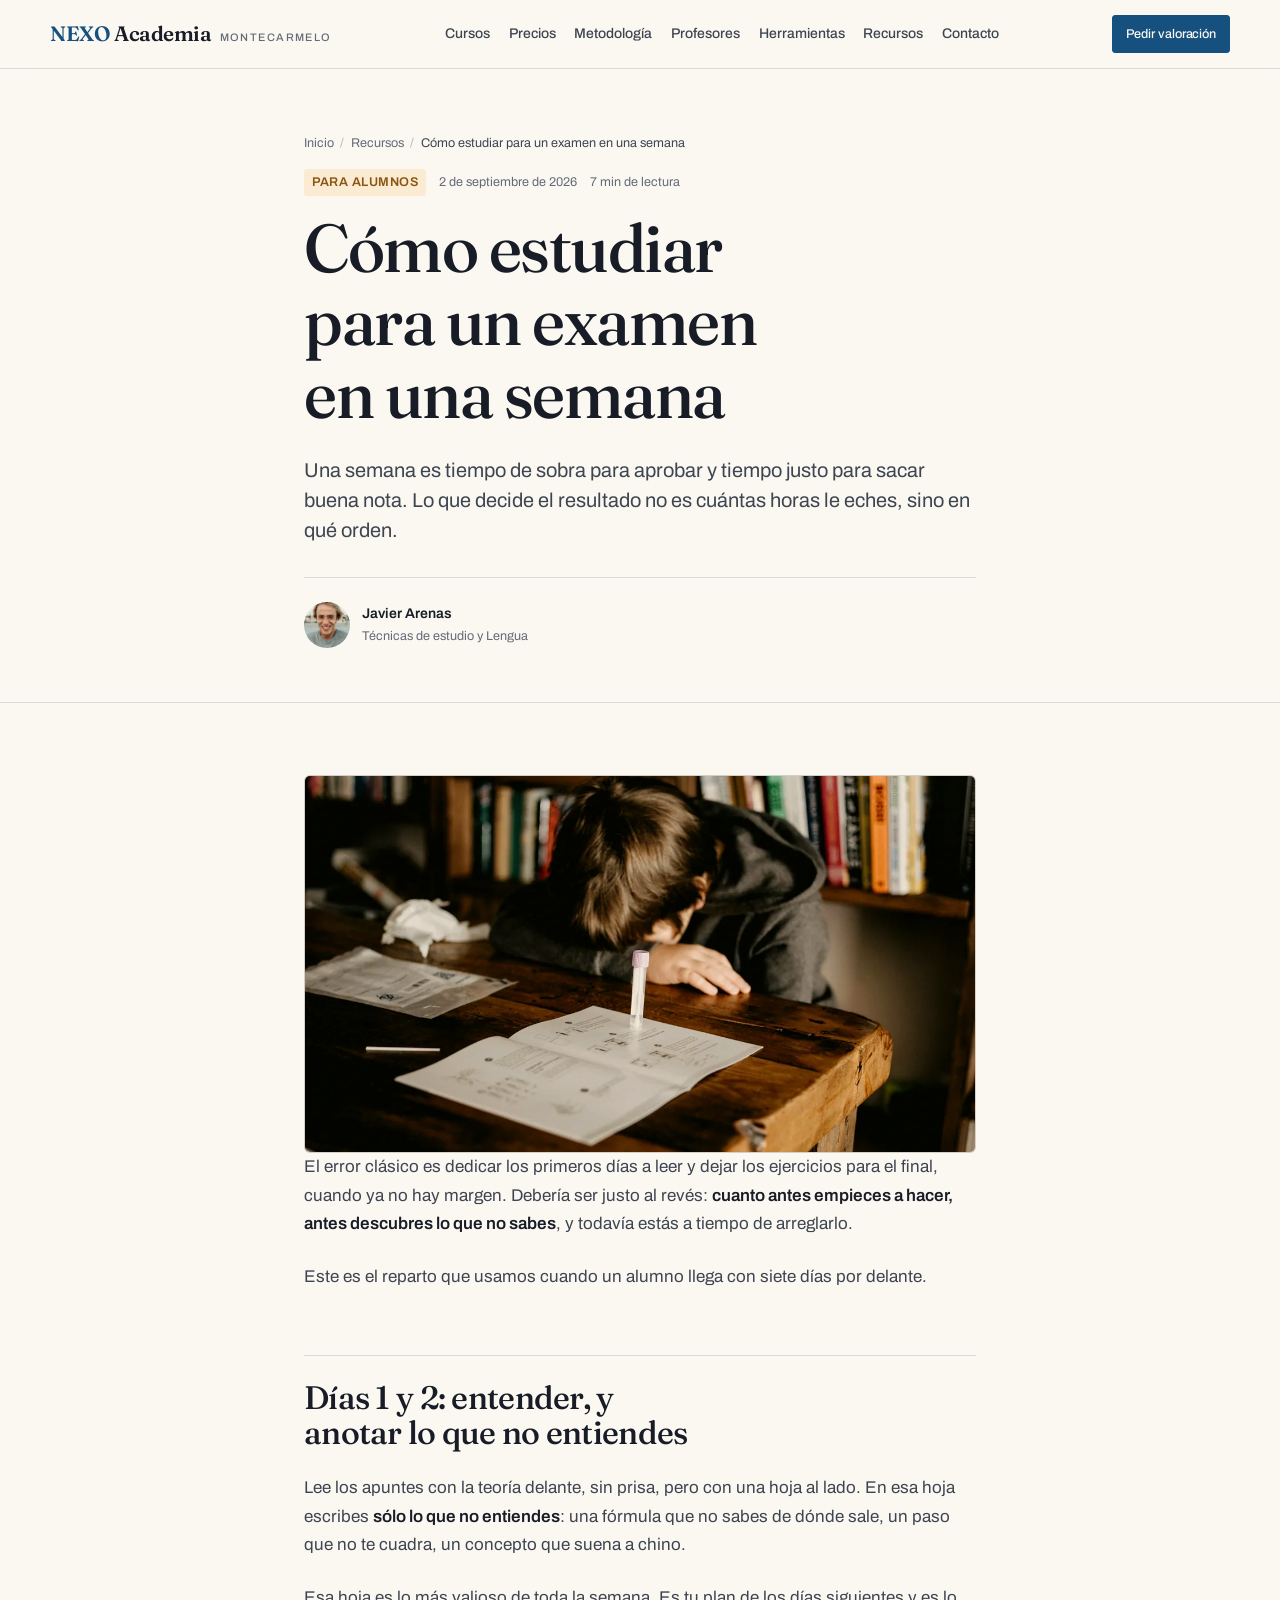
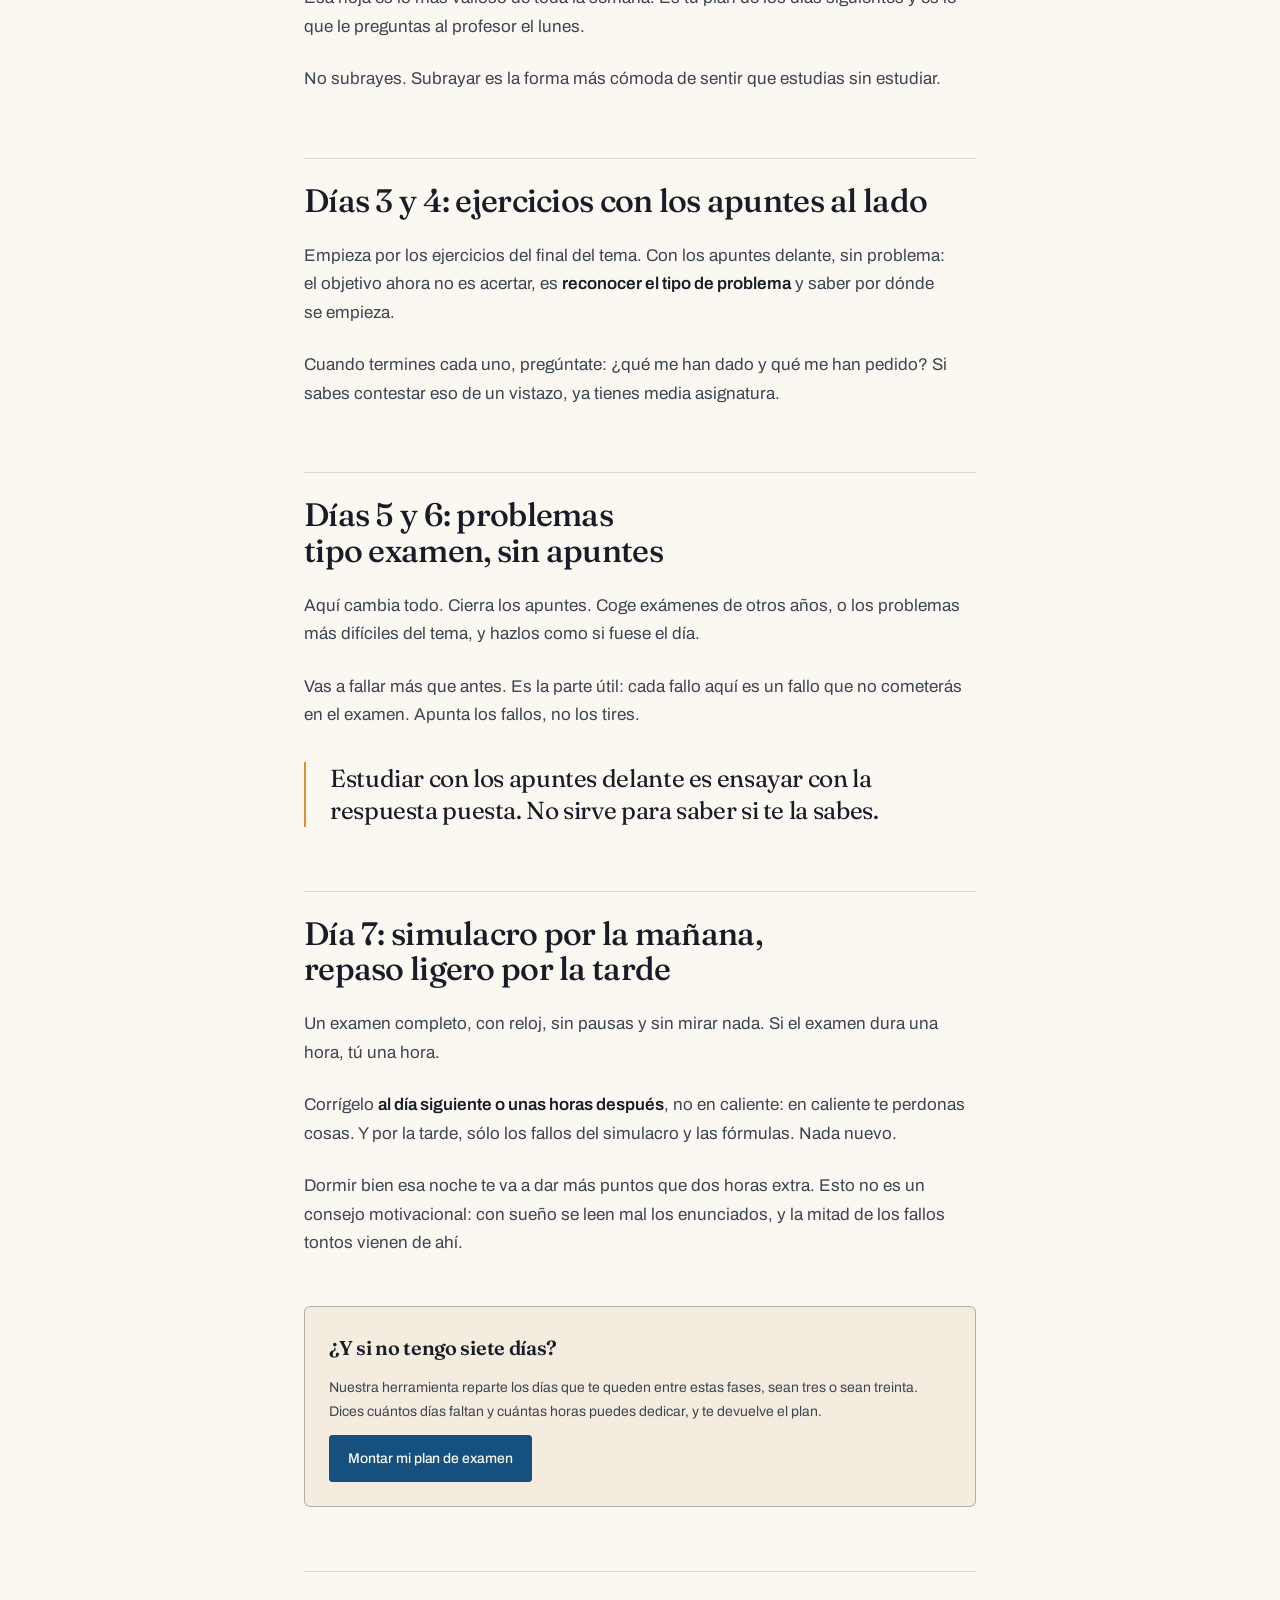
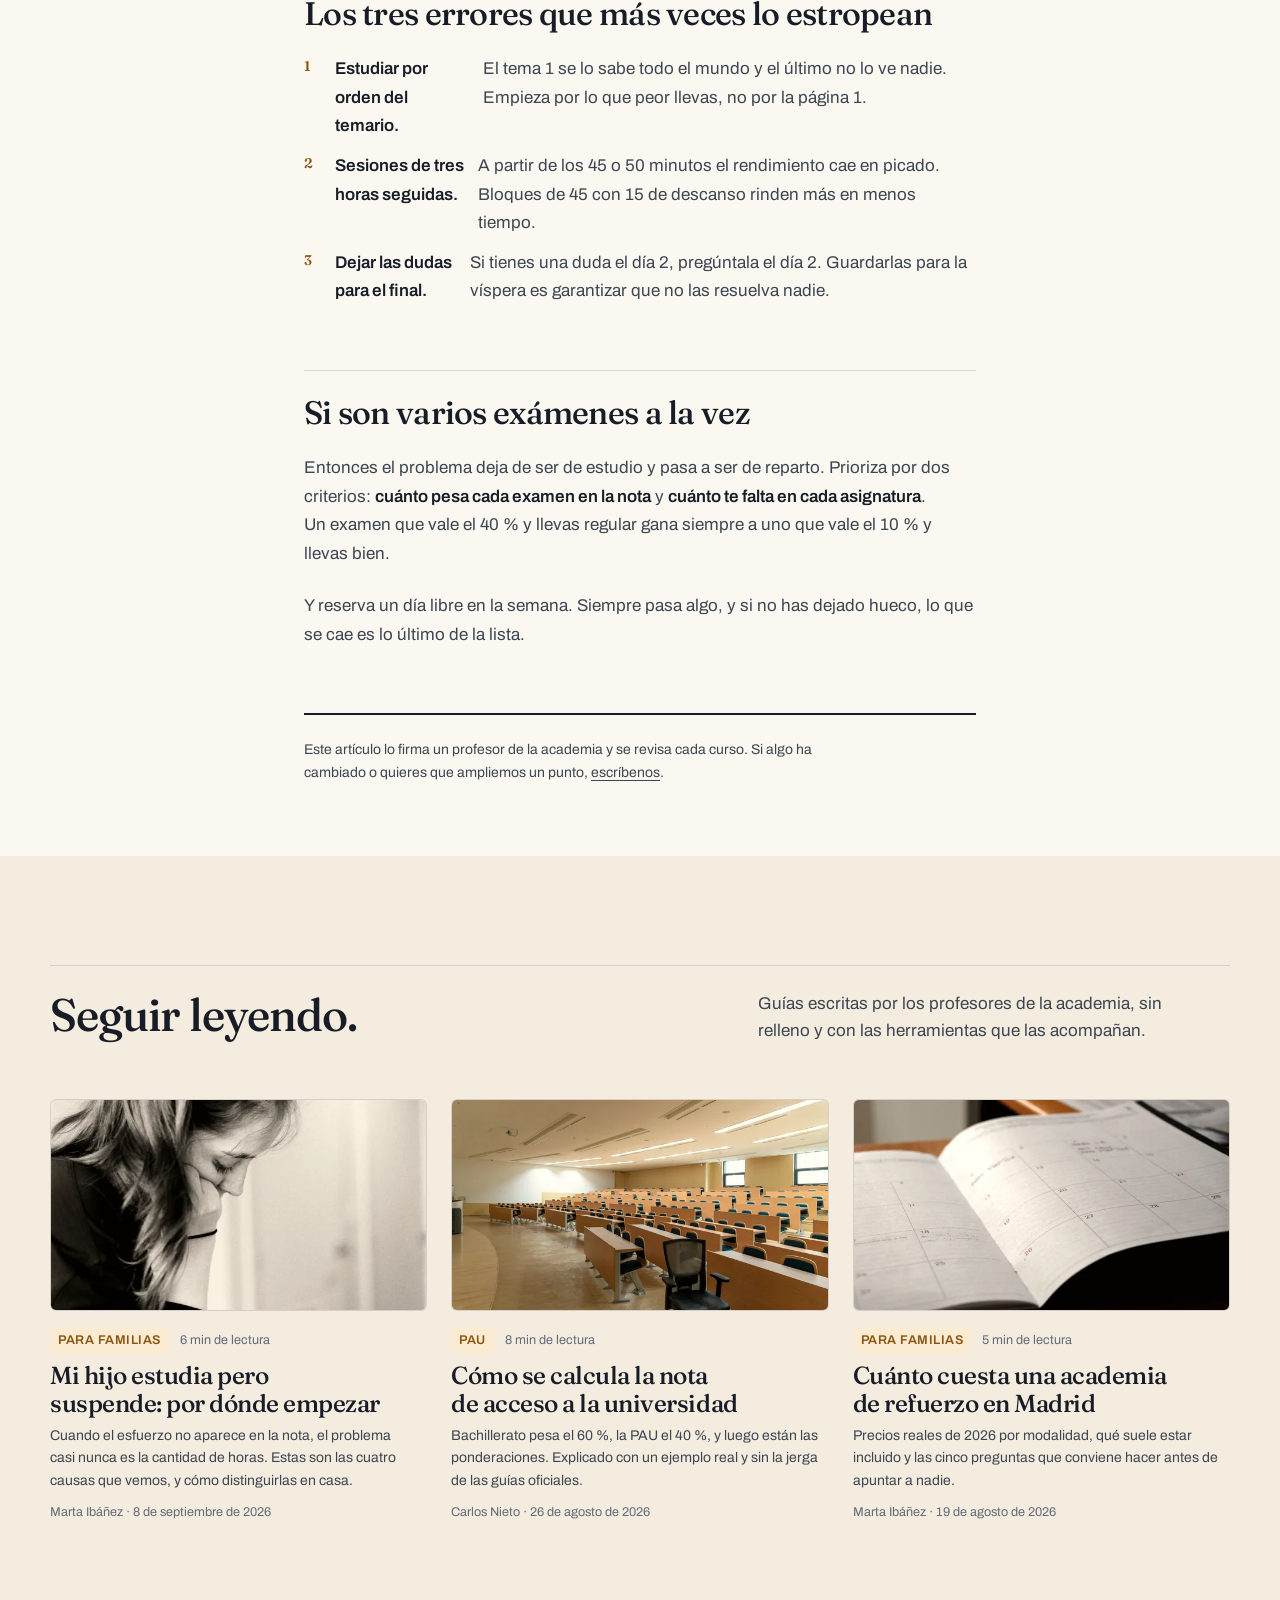
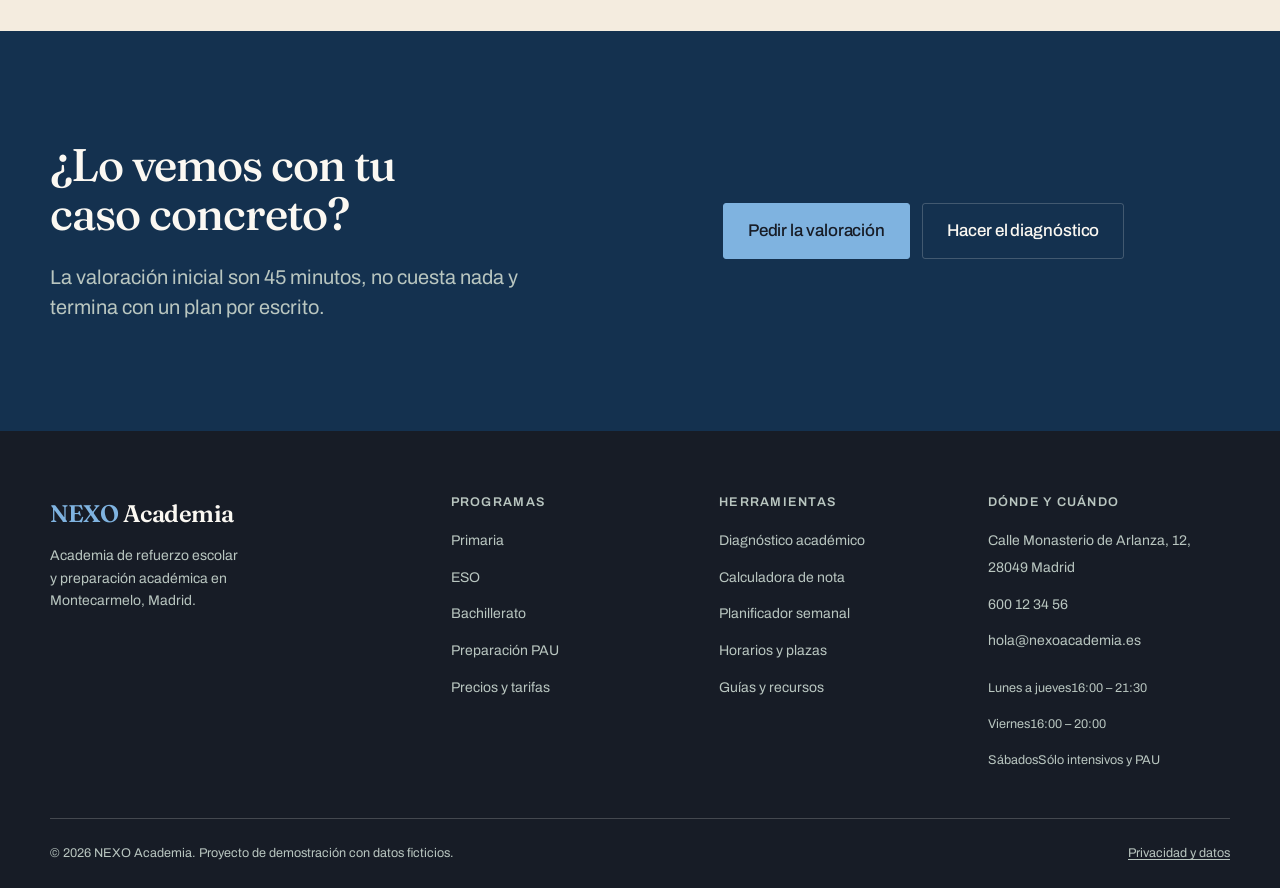
<file: recursos/estudiar-para-un-examen-en-una-semana.html>
<!doctype html>
<html lang="es">
<head>
<meta charset="utf-8">
<meta name="viewport" content="width=device-width, initial-scale=1">
<title>Cómo estudiar para un examen en una semana | NEXO Academia</title>
<meta name="description" content="Siete días dan para más de lo que parece si se reparten bien. El plan día a día que usamos en la academia y los tres errores que lo tiran todo abajo.">
<link rel="canonical" href="https://nexoacademia.es/recursos/estudiar-para-un-examen-en-una-semana.html">
<meta name="theme-color" content="#fbf8f2">

<meta property="og:type" content="article">
<meta property="og:site_name" content="NEXO Academia">
<meta property="og:locale" content="es_ES">
<meta property="og:title" content="Cómo estudiar para un examen en una semana | NEXO Academia">
<meta property="og:description" content="Siete días dan para más de lo que parece si se reparten bien. El plan día a día que usamos en la academia y los tres errores que lo tiran todo abajo.">
<meta property="og:url" content="https://nexoacademia.es/recursos/estudiar-para-un-examen-en-una-semana.html">
<meta property="og:image" content="https://nexoacademia.es/assets/images/art-examen.webp">
<meta name="twitter:card" content="summary_large_image">

<link rel="icon" href="../assets/icons/favicon.svg" type="image/svg+xml">
<link rel="preconnect" href="https://fonts.googleapis.com">
<link rel="preconnect" href="https://fonts.gstatic.com" crossorigin>
<link rel="stylesheet" href="https://fonts.googleapis.com/css2?family=Archivo:wght@400..600&family=Fraunces:ital,opsz,wght@0,9..144,400..700;1,9..144,400..600&display=swap">
<link rel="stylesheet" href="../css/main.css">
<link rel="stylesheet" href="../css/components.css">
<link rel="stylesheet" href="../css/responsive.css">

<script src="../js/content.js" defer></script>
<script src="../js/utils.js" defer></script>
<script src="../js/render.js" defer></script>
<script src="../js/main.js" defer></script>

<script type="application/ld+json">
{
  "@context": "https://schema.org",
  "@type": "Article",
  "headline": "Cómo estudiar para un examen en una semana",
  "description": "Siete días dan para más de lo que parece si se reparten bien. El plan día a día que usamos en la academia y los tres errores que lo tiran todo abajo.",
  "image": "https://nexoacademia.es/assets/images/art-examen.webp",
  "datePublished": "2026-09-02",
  "dateModified": "2026-09-02",
  "inLanguage": "es-ES",
  "author": {
    "@type": "Person",
    "name": "Javier Arenas",
    "worksFor": {
      "@type": "EducationalOrganization",
      "name": "NEXO Academia"
    }
  },
  "publisher": {
    "@type": "EducationalOrganization",
    "name": "NEXO Academia",
    "url": "https://nexoacademia.es/"
  },
  "mainEntityOfPage": {
    "@type": "WebPage",
    "@id": "https://nexoacademia.es/recursos/estudiar-para-un-examen-en-una-semana.html"
  }
}
</script>
<script type="application/ld+json">
{
  "@context": "https://schema.org",
  "@type": "BreadcrumbList",
  "itemListElement": [
    {
      "@type": "ListItem",
      "position": 1,
      "name": "Inicio",
      "item": "https://nexoacademia.es/"
    },
    {
      "@type": "ListItem",
      "position": 2,
      "name": "Recursos",
      "item": "https://nexoacademia.es/recursos/index.html"
    },
    {
      "@type": "ListItem",
      "position": 3,
      "name": "Cómo estudiar para un examen en una semana",
      "item": "https://nexoacademia.es/recursos/estudiar-para-un-examen-en-una-semana.html"
    }
  ]
}
</script>
</head>

<body>
<a class="skip-link" href="#contenido">Saltar al contenido</a>

<header class="site-header">
  <div class="wrap site-header__inner">
    <a class="brand" href="../index.html">
      <span><span class="brand__mark">NEXO</span> Academia</span>
      <span class="brand__sub">Montecarmelo</span>
    </a>
    <nav class="nav" aria-label="Principal">
      <a class="nav__link" href="../cursos.html">Cursos</a>
      <a class="nav__link" href="../precios.html">Precios</a>
      <a class="nav__link" href="../metodologia.html">Metodología</a>
      <a class="nav__link" href="../profesores.html">Profesores</a>
      <a class="nav__link" href="../herramientas.html">Herramientas</a>
      <a class="nav__link" href="index.html">Recursos</a>
      <a class="nav__link" href="../contacto.html">Contacto</a>
    </nav>
    <div class="header-actions">
      <a class="btn btn--sm" href="../contacto.html">Pedir valoración</a>
      <button class="nav-toggle" type="button" aria-expanded="false" aria-controls="menu-movil" aria-label="Abrir menú">
        <span class="nav-toggle__bars" aria-hidden="true"></span>
      </button>
    </div>
  </div>
</header>

<div class="mobile-nav" id="menu-movil" data-open="false">
  <div class="wrap">
    <nav aria-label="Menú móvil">
      <a class="mobile-nav__link" href="../cursos.html">Cursos <span>Primaria a PAU</span></a>
      <a class="mobile-nav__link" href="../precios.html">Precios <span>Tarifas públicas</span></a>
      <a class="mobile-nav__link" href="../metodologia.html">Metodología <span>Cómo trabajamos</span></a>
      <a class="mobile-nav__link" href="../profesores.html">Profesores <span>6 personas</span></a>
      <a class="mobile-nav__link" href="../herramientas.html">Herramientas <span>Gratuitas</span></a>
      <a class="mobile-nav__link" href="index.html">Recursos <span>Guías y consejos</span></a>
      <a class="mobile-nav__link" href="../diagnostico.html">Diagnóstico <span>1–2 min</span></a>
      <a class="mobile-nav__link" href="../contacto.html">Contacto <span>Montecarmelo</span></a>
    </nav>
    <div class="mobile-nav__actions">
      <a class="btn btn--lg" href="../contacto.html">Pedir valoración gratuita</a>
      <a class="btn btn--ghost btn--lg" data-link="wa" data-wa-intro="Me gustaría información sobre las clases de refuerzo." href="#">Escribir por WhatsApp</a>
    </div>
  </div>
</div>

<main id="contenido">
  <article>
    <div class="page-head">
      <div class="wrap article">
        <nav aria-label="Migas de pan">
          <ol class="crumbs">
            <li><a href="../index.html">Inicio</a></li>
            <li><a href="index.html">Recursos</a></li>
            <li><span aria-current="page">Cómo estudiar para un examen en una semana</span></li>
          </ol>
        </nav>

        <p class="article__meta">
          <span class="tag">Para alumnos</span>
          <span>2 de septiembre de 2026</span>
          <span>7 min de lectura</span>
        </p>

        <h1>Cómo estudiar para un examen en una semana</h1>
        <p class="article__lead">Una semana es tiempo de sobra para aprobar y tiempo justo para sacar buena nota. Lo que decide el resultado no es cuántas horas le eches, sino en qué orden.</p>

        <div class="article__author">
          <img src="../assets/images/profe-javier-420.webp" width="420" height="525" alt="" loading="lazy" decoding="async">
          <p><b>Javier Arenas</b>Técnicas de estudio y Lengua</p>
        </div>
      </div>
    </div>

    <div class="section-tight">
      <div class="wrap article">
        <div class="shot" style="aspect-ratio:16/9;margin-bottom:clamp(2rem,1rem+3vw,3rem)">
          <img src="../assets/images/art-examen.webp"
               srcset="/assets/images/art-examen-640.webp 640w, /assets/images/art-examen.webp 1200w"
               sizes="(min-width: 46rem) 42rem, 92vw"
               width="1200" height="675" fetchpriority="high" decoding="async"
               alt="Alumno concentrado leyendo sus apuntes sobre la mesa">
        </div>

        <div class="prose">
<p>El error clásico es dedicar los primeros días a leer y dejar los ejercicios para el final, cuando ya no hay margen. Debería ser justo al revés: <strong>cuanto antes empieces a hacer, antes descubres lo que no sabes</strong>, y todavía estás a tiempo de arreglarlo.</p>

<p>Este es el reparto que usamos cuando un alumno llega con siete días por delante.</p>

<h2>Días 1 y 2: entender, y anotar lo que no entiendes</h2>

<p>Lee los apuntes con la teoría delante, sin prisa, pero con una hoja al lado. En esa hoja escribes <strong>sólo lo que no entiendes</strong>: una fórmula que no sabes de dónde sale, un paso que no te cuadra, un concepto que suena a chino.</p>

<p>Esa hoja es lo más valioso de toda la semana. Es tu plan de los días siguientes y es lo que le preguntas al profesor el lunes.</p>

<p>No subrayes. Subrayar es la forma más cómoda de sentir que estudias sin estudiar.</p>

<h2>Días 3 y 4: ejercicios con los apuntes al lado</h2>

<p>Empieza por los ejercicios del final del tema. Con los apuntes delante, sin problema: el objetivo ahora no es acertar, es <strong>reconocer el tipo de problema</strong> y saber por dónde se empieza.</p>

<p>Cuando termines cada uno, pregúntate: ¿qué me han dado y qué me han pedido? Si sabes contestar eso de un vistazo, ya tienes media asignatura.</p>

<h2>Días 5 y 6: problemas tipo examen, sin apuntes</h2>

<p>Aquí cambia todo. Cierra los apuntes. Coge exámenes de otros años, o los problemas más difíciles del tema, y hazlos como si fuese el día.</p>

<p>Vas a fallar más que antes. Es la parte útil: cada fallo aquí es un fallo que no cometerás en el examen. Apunta los fallos, no los tires.</p>

<blockquote><p>Estudiar con los apuntes delante es ensayar con la respuesta puesta. No sirve para saber si te la sabes.</p></blockquote>

<h2>Día 7: simulacro por la mañana, repaso ligero por la tarde</h2>

<p>Un examen completo, con reloj, sin pausas y sin mirar nada. Si el examen dura una hora, tú una hora.</p>

<p>Corrígelo <strong>al día siguiente o unas horas después</strong>, no en caliente: en caliente te perdonas cosas. Y por la tarde, sólo los fallos del simulacro y las fórmulas. Nada nuevo.</p>

<p>Dormir bien esa noche te va a dar más puntos que dos horas extra. Esto no es un consejo motivacional: con sueño se leen mal los enunciados, y la mitad de los fallos tontos vienen de ahí.</p>

<div class="toolbox">
  <p><b>¿Y si no tengo siete días?</b></p>
  <p>Nuestra herramienta reparte los días que te queden entre estas fases, sean tres o sean treinta. Dices cuántos días faltan y cuántas horas puedes dedicar, y te devuelve el plan.</p>
  <a class="btn" href="../herramientas.html#examen">Montar mi plan de examen</a>
</div>

<h2>Los tres errores que más veces lo estropean</h2>

<ol>
  <li><strong>Estudiar por orden del temario.</strong> El tema 1 se lo sabe todo el mundo y el último no lo ve nadie. Empieza por lo que peor llevas, no por la página 1.</li>
  <li><strong>Sesiones de tres horas seguidas.</strong> A partir de los 45 o 50 minutos el rendimiento cae en picado. Bloques de 45 con 15 de descanso rinden más en menos tiempo.</li>
  <li><strong>Dejar las dudas para el final.</strong> Si tienes una duda el día 2, pregúntala el día 2. Guardarlas para la víspera es garantizar que no las resuelva nadie.</li>
</ol>

<h2>Si son varios exámenes a la vez</h2>

<p>Entonces el problema deja de ser de estudio y pasa a ser de reparto. Prioriza por dos criterios: <strong>cuánto pesa cada examen en la nota</strong> y <strong>cuánto te falta en cada asignatura</strong>. Un examen que vale el 40 % y llevas regular gana siempre a uno que vale el 10 % y llevas bien.</p>

<p>Y reserva un día libre en la semana. Siempre pasa algo, y si no has dejado hueco, lo que se cae es lo último de la lista.</p>
</div>

        <div class="article__foot">
          <p class="small">Este artículo lo firma un profesor de la academia y se revisa cada curso. Si algo ha cambiado o quieres que ampliemos un punto, <a data-link="wa" data-wa-intro="He leído vuestro artículo «Cómo estudiar para un examen en una semana» y quería comentaros algo." href="#">escríbenos</a>.</p>
        </div>
      </div>
    </div>
  </article>

  <section class="section section--paper2">
    <div class="wrap">
      <div class="s-head">
        <h2 class="s-head__title">Seguir leyendo.</h2>
        <div class="s-head__aside">
          <p>Guías escritas por los profesores de la academia, sin relleno y con las herramientas que las acompañan.</p>
        </div>
      </div>
      <div class="acards" data-render="article-list" data-base="../" data-exclude="estudiar-para-un-examen-en-una-semana" data-limit="3"></div>
    </div>
  </section>

  <section class="section section--ink on-ink">
    <div class="wrap closer">
      <div>
        <h2 class="closer__title">¿Lo vemos con tu caso concreto?</h2>
        <p class="lead mt-5">La valoración inicial son 45 minutos, no cuesta nada y termina con un plan por escrito.</p>
      </div>
      <div class="closer__actions">
        <a class="btn btn--lg" href="../contacto.html">Pedir la valoración</a>
        <a class="btn btn--ghost btn--lg" href="../diagnostico.html">Hacer el diagnóstico</a>
      </div>
    </div>
  </section>
</main>

<footer class="site-footer">
  <div class="wrap">
    <div class="footer-grid">
      <div class="footer-col footer-brand">
        <a class="brand" href="../index.html"><span><span class="brand__mark">NEXO</span> Academia</span></a>
        <p data-academy="brand.descriptor"></p>
      </div>
      <div class="footer-col">
        <h3>Programas</h3>
        <ul>
          <li><a href="../cursos.html#programa-primaria">Primaria</a></li>
          <li><a href="../cursos.html#programa-eso">ESO</a></li>
          <li><a href="../cursos.html#programa-bachillerato">Bachillerato</a></li>
          <li><a href="../cursos.html#programa-pau">Preparación PAU</a></li>
          <li><a href="../precios.html">Precios y tarifas</a></li>
        </ul>
      </div>
      <div class="footer-col">
        <h3>Herramientas</h3>
        <ul>
          <li><a href="../diagnostico.html">Diagnóstico académico</a></li>
          <li><a href="../herramientas.html#nota">Calculadora de nota</a></li>
          <li><a href="../herramientas.html#planner">Planificador semanal</a></li>
          <li><a href="../herramientas.html#plazas">Horarios y plazas</a></li>
          <li><a href="index.html">Guías y recursos</a></li>
        </ul>
      </div>
      <div class="footer-col">
        <h3>Dónde y cuándo</h3>
        <ul>
          <li><a data-link="maps" href="#" rel="noopener"><span data-academy="contact.street"></span>, <span data-academy="contact.city"></span></a></li>
          <li><a data-link="tel" href="#"><span data-academy="contact.phone"></span></a></li>
          <li><a data-link="mail" href="#"><span data-academy="contact.email"></span></a></li>
        </ul>
        <ul class="mt-5" data-render="hours" style="font-size:var(--step--2);color:var(--tx-2-on-ink);display:grid;gap:.4rem"></ul>
      </div>
    </div>
    <div class="footer-bottom">
      <p>© <span data-academy="year"></span> NEXO Academia. Proyecto de demostración con datos ficticios.</p>
      <p><a href="../privacidad.html">Privacidad y datos</a></p>
    </div>
  </div>
</footer>

<a class="wa-float" data-wa-context="Escribo desde vuestra web." href="#" aria-label="Escribir por WhatsApp">
  <svg viewBox="0 0 24 24" fill="none" stroke="currentColor" stroke-width="1.7" stroke-linecap="round" stroke-linejoin="round" aria-hidden="true">
    <path d="M3.5 20.5 5 16a8.5 8.5 0 1 1 3.2 3.1l-4.7 1.4Z"/>
    <path d="M9 9.5c0 3 2.5 5.5 5.5 5.5.6 0 1-.4 1-.9l-.2-1-1.6-.5-.8.9a5.7 5.7 0 0 1-2.4-2.4l.9-.8-.5-1.6-1-.2c-.5 0-.9.4-.9 1Z"/>
  </svg>
  <span>WhatsApp</span>
</a>

</body>
</html>
</file>
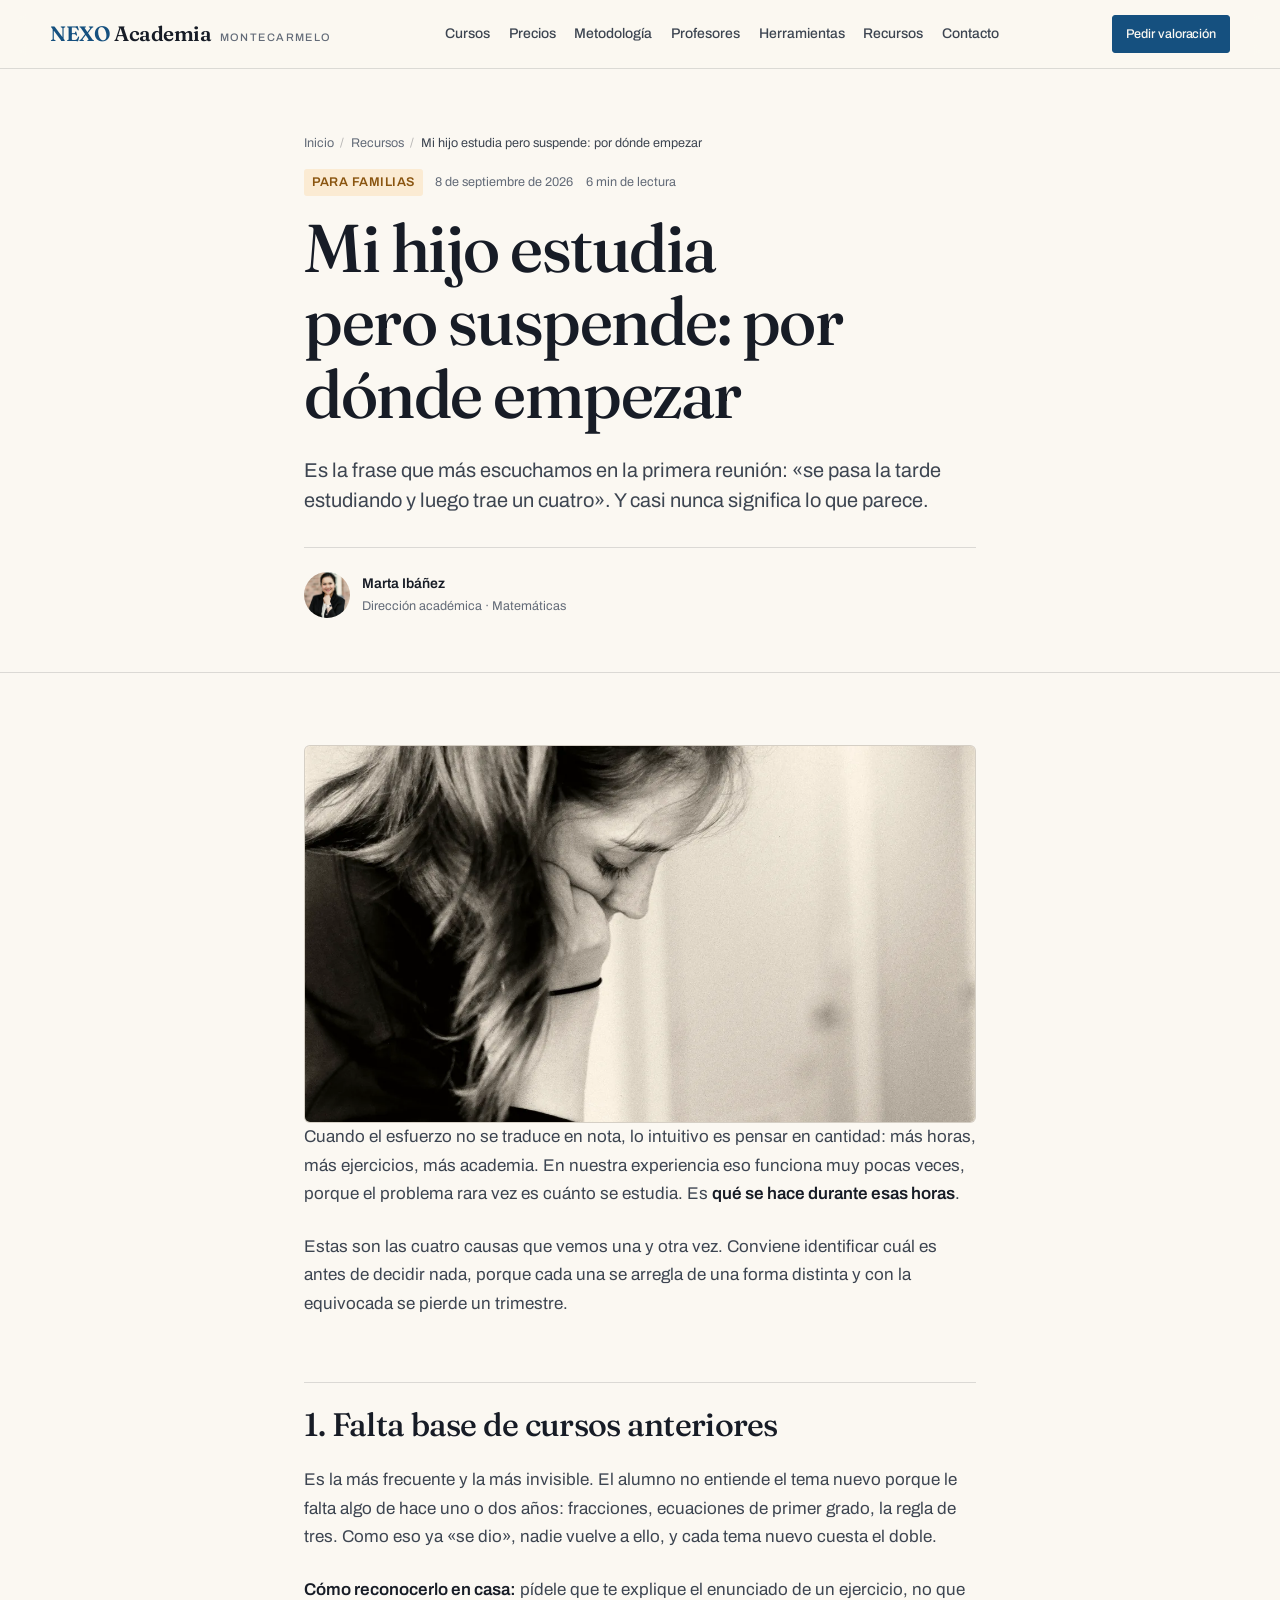
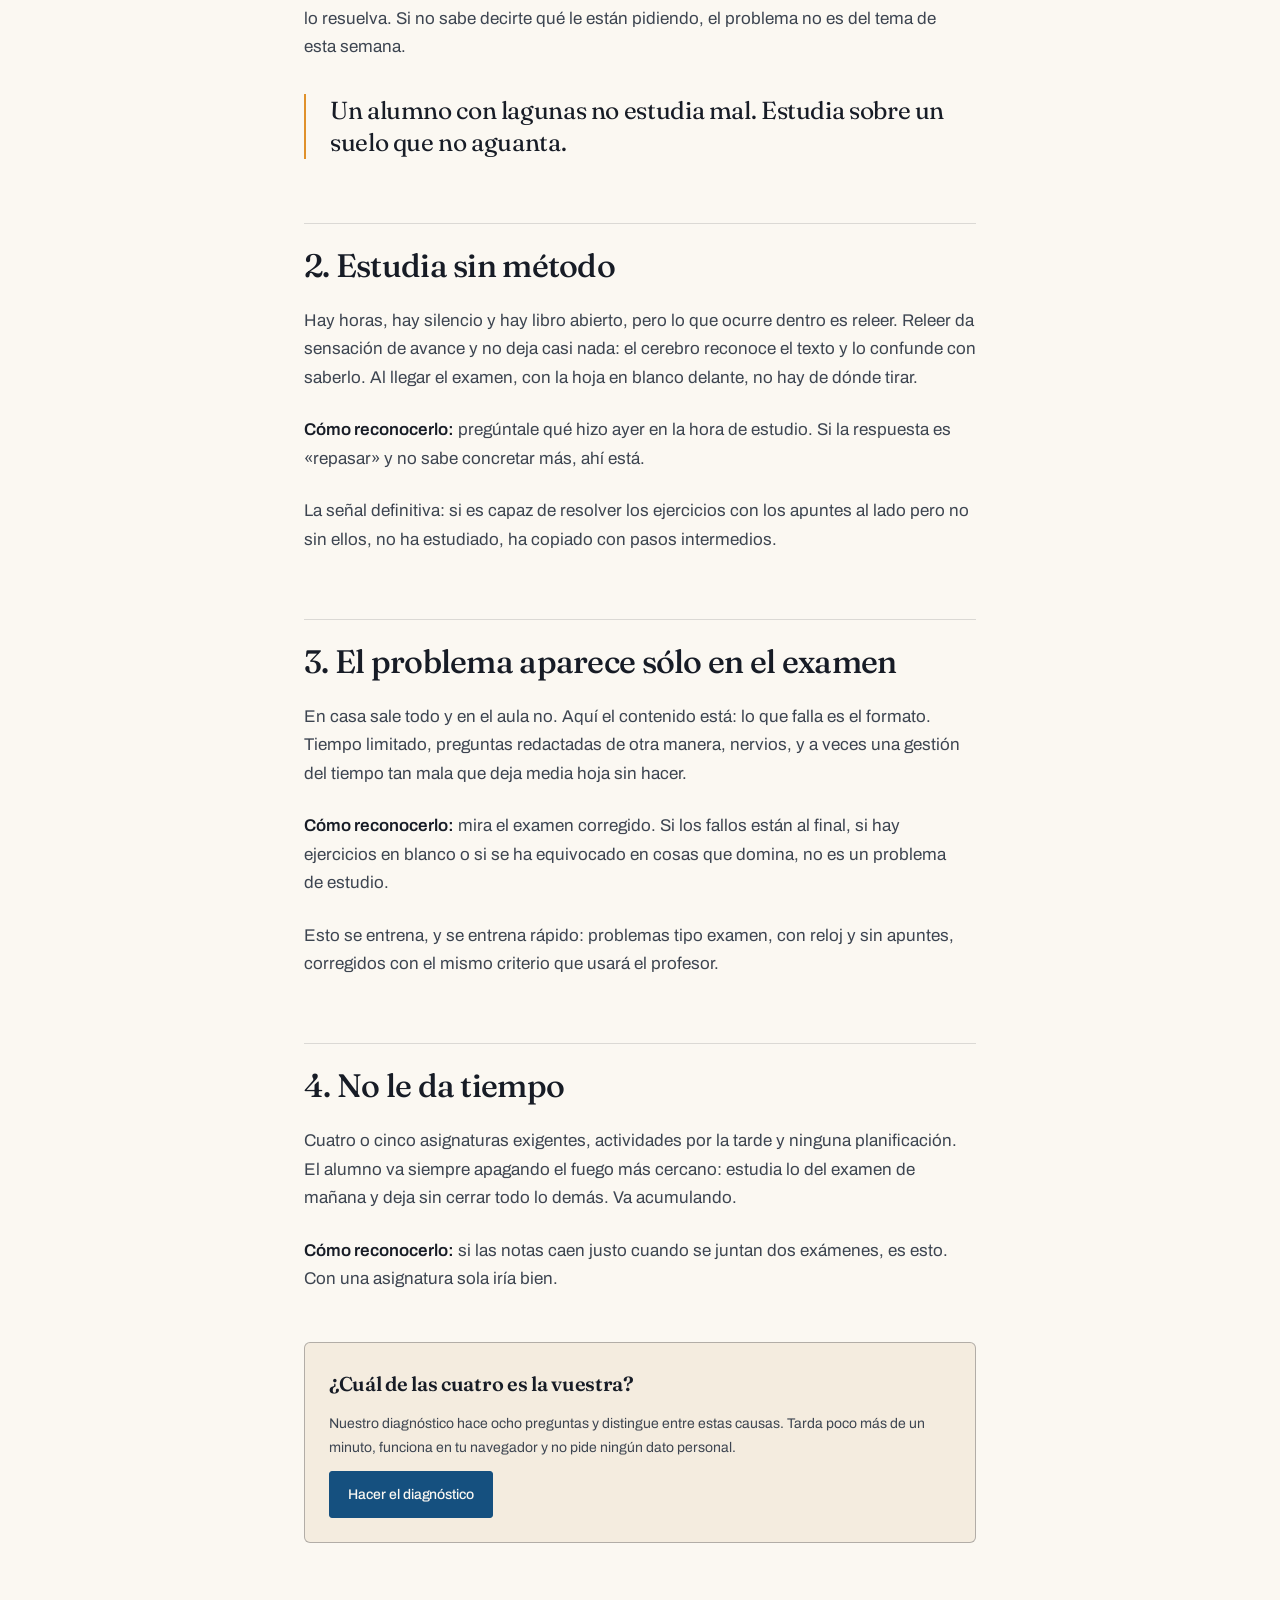
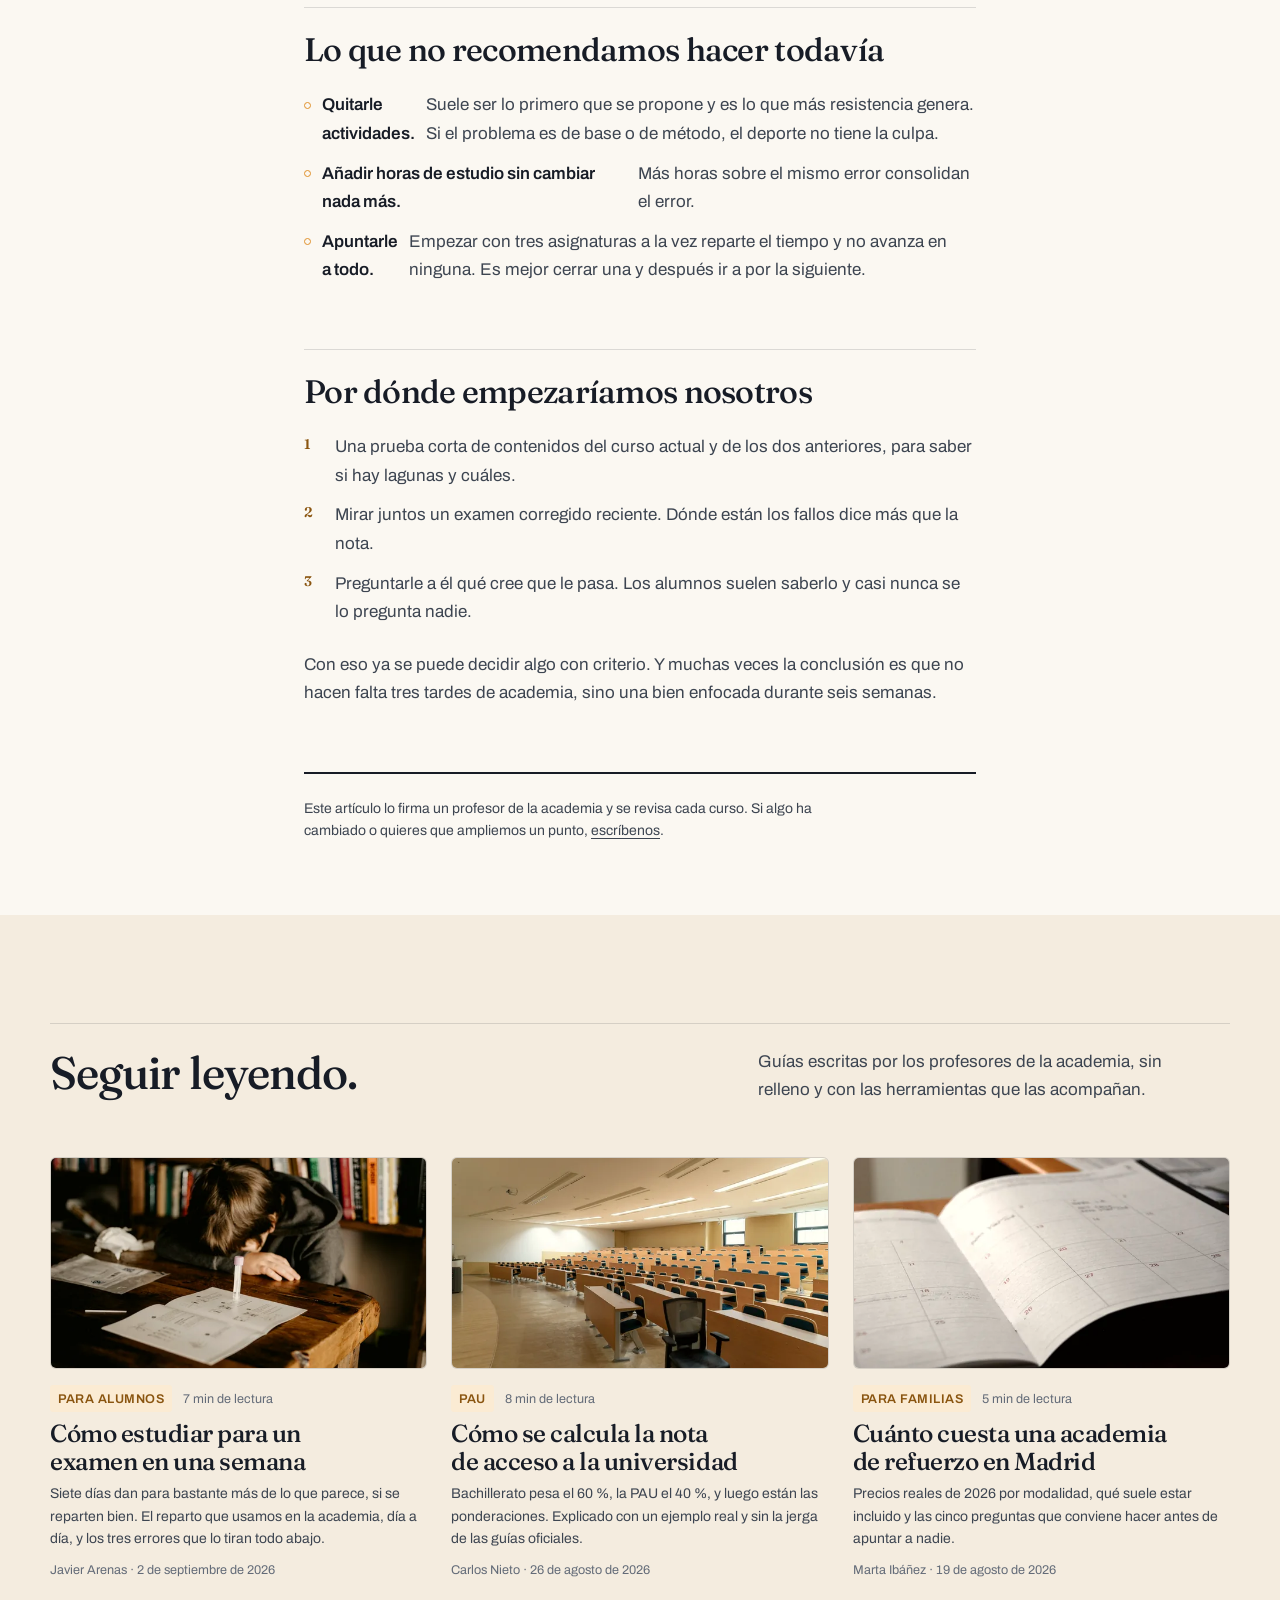
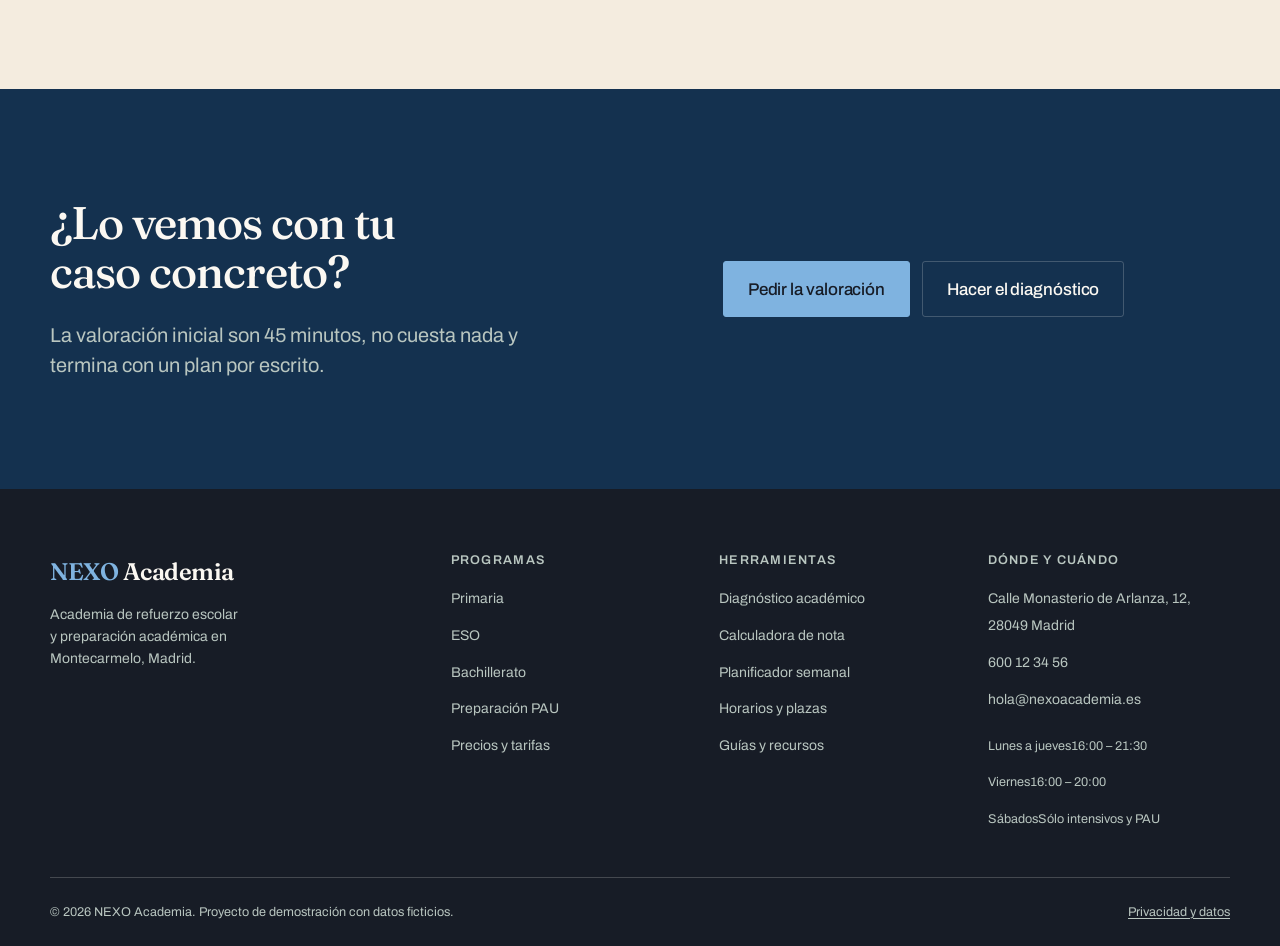
<file: recursos/mi-hijo-estudia-pero-suspende.html>
<!doctype html>
<html lang="es">
<head>
<meta charset="utf-8">
<meta name="viewport" content="width=device-width, initial-scale=1">
<title>Mi hijo estudia pero suspende: por dónde empezar | NEXO Academia</title>
<meta name="description" content="Cuando el esfuerzo no aparece en la nota, el problema casi nunca son las horas. Las cuatro causas que más vemos en la academia y cómo distinguirlas en casa.">
<link rel="canonical" href="https://nexoacademia.es/recursos/mi-hijo-estudia-pero-suspende.html">
<meta name="theme-color" content="#fbf8f2">

<meta property="og:type" content="article">
<meta property="og:site_name" content="NEXO Academia">
<meta property="og:locale" content="es_ES">
<meta property="og:title" content="Mi hijo estudia pero suspende: por dónde empezar | NEXO Academia">
<meta property="og:description" content="Cuando el esfuerzo no aparece en la nota, el problema casi nunca son las horas. Las cuatro causas que más vemos en la academia y cómo distinguirlas en casa.">
<meta property="og:url" content="https://nexoacademia.es/recursos/mi-hijo-estudia-pero-suspende.html">
<meta property="og:image" content="https://nexoacademia.es/assets/images/art-suspende.webp">
<meta name="twitter:card" content="summary_large_image">

<link rel="icon" href="../assets/icons/favicon.svg" type="image/svg+xml">
<link rel="preconnect" href="https://fonts.googleapis.com">
<link rel="preconnect" href="https://fonts.gstatic.com" crossorigin>
<link rel="stylesheet" href="https://fonts.googleapis.com/css2?family=Archivo:wght@400..600&family=Fraunces:ital,opsz,wght@0,9..144,400..700;1,9..144,400..600&display=swap">
<link rel="stylesheet" href="../css/main.css">
<link rel="stylesheet" href="../css/components.css">
<link rel="stylesheet" href="../css/responsive.css">

<script src="../js/content.js" defer></script>
<script src="../js/utils.js" defer></script>
<script src="../js/render.js" defer></script>
<script src="../js/main.js" defer></script>

<script type="application/ld+json">
{
  "@context": "https://schema.org",
  "@type": "Article",
  "headline": "Mi hijo estudia pero suspende: por dónde empezar",
  "description": "Cuando el esfuerzo no aparece en la nota, el problema casi nunca son las horas. Las cuatro causas que más vemos en la academia y cómo distinguirlas en casa.",
  "image": "https://nexoacademia.es/assets/images/art-suspende.webp",
  "datePublished": "2026-09-08",
  "dateModified": "2026-09-08",
  "inLanguage": "es-ES",
  "author": {
    "@type": "Person",
    "name": "Marta Ibáñez",
    "worksFor": {
      "@type": "EducationalOrganization",
      "name": "NEXO Academia"
    }
  },
  "publisher": {
    "@type": "EducationalOrganization",
    "name": "NEXO Academia",
    "url": "https://nexoacademia.es/"
  },
  "mainEntityOfPage": {
    "@type": "WebPage",
    "@id": "https://nexoacademia.es/recursos/mi-hijo-estudia-pero-suspende.html"
  }
}
</script>
<script type="application/ld+json">
{
  "@context": "https://schema.org",
  "@type": "BreadcrumbList",
  "itemListElement": [
    {
      "@type": "ListItem",
      "position": 1,
      "name": "Inicio",
      "item": "https://nexoacademia.es/"
    },
    {
      "@type": "ListItem",
      "position": 2,
      "name": "Recursos",
      "item": "https://nexoacademia.es/recursos/index.html"
    },
    {
      "@type": "ListItem",
      "position": 3,
      "name": "Mi hijo estudia pero suspende: por dónde empezar",
      "item": "https://nexoacademia.es/recursos/mi-hijo-estudia-pero-suspende.html"
    }
  ]
}
</script>
</head>

<body>
<a class="skip-link" href="#contenido">Saltar al contenido</a>

<header class="site-header">
  <div class="wrap site-header__inner">
    <a class="brand" href="../index.html">
      <span><span class="brand__mark">NEXO</span> Academia</span>
      <span class="brand__sub">Montecarmelo</span>
    </a>
    <nav class="nav" aria-label="Principal">
      <a class="nav__link" href="../cursos.html">Cursos</a>
      <a class="nav__link" href="../precios.html">Precios</a>
      <a class="nav__link" href="../metodologia.html">Metodología</a>
      <a class="nav__link" href="../profesores.html">Profesores</a>
      <a class="nav__link" href="../herramientas.html">Herramientas</a>
      <a class="nav__link" href="index.html">Recursos</a>
      <a class="nav__link" href="../contacto.html">Contacto</a>
    </nav>
    <div class="header-actions">
      <a class="btn btn--sm" href="../contacto.html">Pedir valoración</a>
      <button class="nav-toggle" type="button" aria-expanded="false" aria-controls="menu-movil" aria-label="Abrir menú">
        <span class="nav-toggle__bars" aria-hidden="true"></span>
      </button>
    </div>
  </div>
</header>

<div class="mobile-nav" id="menu-movil" data-open="false">
  <div class="wrap">
    <nav aria-label="Menú móvil">
      <a class="mobile-nav__link" href="../cursos.html">Cursos <span>Primaria a PAU</span></a>
      <a class="mobile-nav__link" href="../precios.html">Precios <span>Tarifas públicas</span></a>
      <a class="mobile-nav__link" href="../metodologia.html">Metodología <span>Cómo trabajamos</span></a>
      <a class="mobile-nav__link" href="../profesores.html">Profesores <span>6 personas</span></a>
      <a class="mobile-nav__link" href="../herramientas.html">Herramientas <span>Gratuitas</span></a>
      <a class="mobile-nav__link" href="index.html">Recursos <span>Guías y consejos</span></a>
      <a class="mobile-nav__link" href="../diagnostico.html">Diagnóstico <span>1–2 min</span></a>
      <a class="mobile-nav__link" href="../contacto.html">Contacto <span>Montecarmelo</span></a>
    </nav>
    <div class="mobile-nav__actions">
      <a class="btn btn--lg" href="../contacto.html">Pedir valoración gratuita</a>
      <a class="btn btn--ghost btn--lg" data-link="wa" data-wa-intro="Me gustaría información sobre las clases de refuerzo." href="#">Escribir por WhatsApp</a>
    </div>
  </div>
</div>

<main id="contenido">
  <article>
    <div class="page-head">
      <div class="wrap article">
        <nav aria-label="Migas de pan">
          <ol class="crumbs">
            <li><a href="../index.html">Inicio</a></li>
            <li><a href="index.html">Recursos</a></li>
            <li><span aria-current="page">Mi hijo estudia pero suspende: por dónde empezar</span></li>
          </ol>
        </nav>

        <p class="article__meta">
          <span class="tag">Para familias</span>
          <span>8 de septiembre de 2026</span>
          <span>6 min de lectura</span>
        </p>

        <h1>Mi hijo estudia pero suspende: por dónde empezar</h1>
        <p class="article__lead">Es la frase que más escuchamos en la primera reunión: «se pasa la tarde estudiando y luego trae un cuatro». Y casi nunca significa lo que parece.</p>

        <div class="article__author">
          <img src="../assets/images/profe-marta-420.webp" width="420" height="525" alt="" loading="lazy" decoding="async">
          <p><b>Marta Ibáñez</b>Dirección académica · Matemáticas</p>
        </div>
      </div>
    </div>

    <div class="section-tight">
      <div class="wrap article">
        <div class="shot" style="aspect-ratio:16/9;margin-bottom:clamp(2rem,1rem+3vw,3rem)">
          <img src="../assets/images/art-suspende.webp"
               srcset="/assets/images/art-suspende-640.webp 640w, /assets/images/art-suspende.webp 1200w"
               sizes="(min-width: 46rem) 42rem, 92vw"
               width="1200" height="675" fetchpriority="high" decoding="async"
               alt="Estudiante con la cabeza apoyada en la mano frente a sus apuntes">
        </div>

        <div class="prose">
<p>Cuando el esfuerzo no se traduce en nota, lo intuitivo es pensar en cantidad: más horas, más ejercicios, más academia. En nuestra experiencia eso funciona muy pocas veces, porque el problema rara vez es cuánto se estudia. Es <strong>qué se hace durante esas horas</strong>.</p>

<p>Estas son las cuatro causas que vemos una y otra vez. Conviene identificar cuál es antes de decidir nada, porque cada una se arregla de una forma distinta y con la equivocada se pierde un trimestre.</p>

<h2>1. Falta base de cursos anteriores</h2>

<p>Es la más frecuente y la más invisible. El alumno no entiende el tema nuevo porque le falta algo de hace uno o dos años: fracciones, ecuaciones de primer grado, la regla de tres. Como eso ya «se dio», nadie vuelve a ello, y cada tema nuevo cuesta el doble.</p>

<p><strong>Cómo reconocerlo en casa:</strong> pídele que te explique el enunciado de un ejercicio, no que lo resuelva. Si no sabe decirte qué le están pidiendo, el problema no es del tema de esta semana.</p>

<blockquote><p>Un alumno con lagunas no estudia mal. Estudia sobre un suelo que no aguanta.</p></blockquote>

<h2>2. Estudia sin método</h2>

<p>Hay horas, hay silencio y hay libro abierto, pero lo que ocurre dentro es releer. Releer da sensación de avance y no deja casi nada: el cerebro reconoce el texto y lo confunde con saberlo. Al llegar el examen, con la hoja en blanco delante, no hay de dónde tirar.</p>

<p><strong>Cómo reconocerlo:</strong> pregúntale qué hizo ayer en la hora de estudio. Si la respuesta es «repasar» y no sabe concretar más, ahí está.</p>

<p>La señal definitiva: si es capaz de resolver los ejercicios con los apuntes al lado pero no sin ellos, no ha estudiado, ha copiado con pasos intermedios.</p>

<h2>3. El problema aparece sólo en el examen</h2>

<p>En casa sale todo y en el aula no. Aquí el contenido está: lo que falla es el formato. Tiempo limitado, preguntas redactadas de otra manera, nervios, y a veces una gestión del tiempo tan mala que deja media hoja sin hacer.</p>

<p><strong>Cómo reconocerlo:</strong> mira el examen corregido. Si los fallos están al final, si hay ejercicios en blanco o si se ha equivocado en cosas que domina, no es un problema de estudio.</p>

<p>Esto se entrena, y se entrena rápido: problemas tipo examen, con reloj y sin apuntes, corregidos con el mismo criterio que usará el profesor.</p>

<h2>4. No le da tiempo</h2>

<p>Cuatro o cinco asignaturas exigentes, actividades por la tarde y ninguna planificación. El alumno va siempre apagando el fuego más cercano: estudia lo del examen de mañana y deja sin cerrar todo lo demás. Va acumulando.</p>

<p><strong>Cómo reconocerlo:</strong> si las notas caen justo cuando se juntan dos exámenes, es esto. Con una asignatura sola iría bien.</p>

<div class="toolbox">
  <p><b>¿Cuál de las cuatro es la vuestra?</b></p>
  <p>Nuestro diagnóstico hace ocho preguntas y distingue entre estas causas. Tarda poco más de un minuto, funciona en tu navegador y no pide ningún dato personal.</p>
  <a class="btn" href="../diagnostico.html">Hacer el diagnóstico</a>
</div>

<h2>Lo que no recomendamos hacer todavía</h2>

<ul>
  <li><strong>Quitarle actividades.</strong> Suele ser lo primero que se propone y es lo que más resistencia genera. Si el problema es de base o de método, el deporte no tiene la culpa.</li>
  <li><strong>Añadir horas de estudio sin cambiar nada más.</strong> Más horas sobre el mismo error consolidan el error.</li>
  <li><strong>Apuntarle a todo.</strong> Empezar con tres asignaturas a la vez reparte el tiempo y no avanza en ninguna. Es mejor cerrar una y después ir a por la siguiente.</li>
</ul>

<h2>Por dónde empezaríamos nosotros</h2>

<ol>
  <li>Una prueba corta de contenidos del curso actual y de los dos anteriores, para saber si hay lagunas y cuáles.</li>
  <li>Mirar juntos un examen corregido reciente. Dónde están los fallos dice más que la nota.</li>
  <li>Preguntarle a él qué cree que le pasa. Los alumnos suelen saberlo y casi nunca se lo pregunta nadie.</li>
</ol>

<p>Con eso ya se puede decidir algo con criterio. Y muchas veces la conclusión es que no hacen falta tres tardes de academia, sino una bien enfocada durante seis semanas.</p>
</div>

        <div class="article__foot">
          <p class="small">Este artículo lo firma un profesor de la academia y se revisa cada curso. Si algo ha cambiado o quieres que ampliemos un punto, <a data-link="wa" data-wa-intro="He leído vuestro artículo «Mi hijo estudia pero suspende: por dónde empezar» y quería comentaros algo." href="#">escríbenos</a>.</p>
        </div>
      </div>
    </div>
  </article>

  <section class="section section--paper2">
    <div class="wrap">
      <div class="s-head">
        <h2 class="s-head__title">Seguir leyendo.</h2>
        <div class="s-head__aside">
          <p>Guías escritas por los profesores de la academia, sin relleno y con las herramientas que las acompañan.</p>
        </div>
      </div>
      <div class="acards" data-render="article-list" data-base="../" data-exclude="mi-hijo-estudia-pero-suspende" data-limit="3"></div>
    </div>
  </section>

  <section class="section section--ink on-ink">
    <div class="wrap closer">
      <div>
        <h2 class="closer__title">¿Lo vemos con tu caso concreto?</h2>
        <p class="lead mt-5">La valoración inicial son 45 minutos, no cuesta nada y termina con un plan por escrito.</p>
      </div>
      <div class="closer__actions">
        <a class="btn btn--lg" href="../contacto.html">Pedir la valoración</a>
        <a class="btn btn--ghost btn--lg" href="../diagnostico.html">Hacer el diagnóstico</a>
      </div>
    </div>
  </section>
</main>

<footer class="site-footer">
  <div class="wrap">
    <div class="footer-grid">
      <div class="footer-col footer-brand">
        <a class="brand" href="../index.html"><span><span class="brand__mark">NEXO</span> Academia</span></a>
        <p data-academy="brand.descriptor"></p>
      </div>
      <div class="footer-col">
        <h3>Programas</h3>
        <ul>
          <li><a href="../cursos.html#programa-primaria">Primaria</a></li>
          <li><a href="../cursos.html#programa-eso">ESO</a></li>
          <li><a href="../cursos.html#programa-bachillerato">Bachillerato</a></li>
          <li><a href="../cursos.html#programa-pau">Preparación PAU</a></li>
          <li><a href="../precios.html">Precios y tarifas</a></li>
        </ul>
      </div>
      <div class="footer-col">
        <h3>Herramientas</h3>
        <ul>
          <li><a href="../diagnostico.html">Diagnóstico académico</a></li>
          <li><a href="../herramientas.html#nota">Calculadora de nota</a></li>
          <li><a href="../herramientas.html#planner">Planificador semanal</a></li>
          <li><a href="../herramientas.html#plazas">Horarios y plazas</a></li>
          <li><a href="index.html">Guías y recursos</a></li>
        </ul>
      </div>
      <div class="footer-col">
        <h3>Dónde y cuándo</h3>
        <ul>
          <li><a data-link="maps" href="#" rel="noopener"><span data-academy="contact.street"></span>, <span data-academy="contact.city"></span></a></li>
          <li><a data-link="tel" href="#"><span data-academy="contact.phone"></span></a></li>
          <li><a data-link="mail" href="#"><span data-academy="contact.email"></span></a></li>
        </ul>
        <ul class="mt-5" data-render="hours" style="font-size:var(--step--2);color:var(--tx-2-on-ink);display:grid;gap:.4rem"></ul>
      </div>
    </div>
    <div class="footer-bottom">
      <p>© <span data-academy="year"></span> NEXO Academia. Proyecto de demostración con datos ficticios.</p>
      <p><a href="../privacidad.html">Privacidad y datos</a></p>
    </div>
  </div>
</footer>

<a class="wa-float" data-wa-context="Escribo desde vuestra web." href="#" aria-label="Escribir por WhatsApp">
  <svg viewBox="0 0 24 24" fill="none" stroke="currentColor" stroke-width="1.7" stroke-linecap="round" stroke-linejoin="round" aria-hidden="true">
    <path d="M3.5 20.5 5 16a8.5 8.5 0 1 1 3.2 3.1l-4.7 1.4Z"/>
    <path d="M9 9.5c0 3 2.5 5.5 5.5 5.5.6 0 1-.4 1-.9l-.2-1-1.6-.5-.8.9a5.7 5.7 0 0 1-2.4-2.4l.9-.8-.5-1.6-1-.2c-.5 0-.9.4-.9 1Z"/>
  </svg>
  <span>WhatsApp</span>
</a>

</body>
</html>
</file>
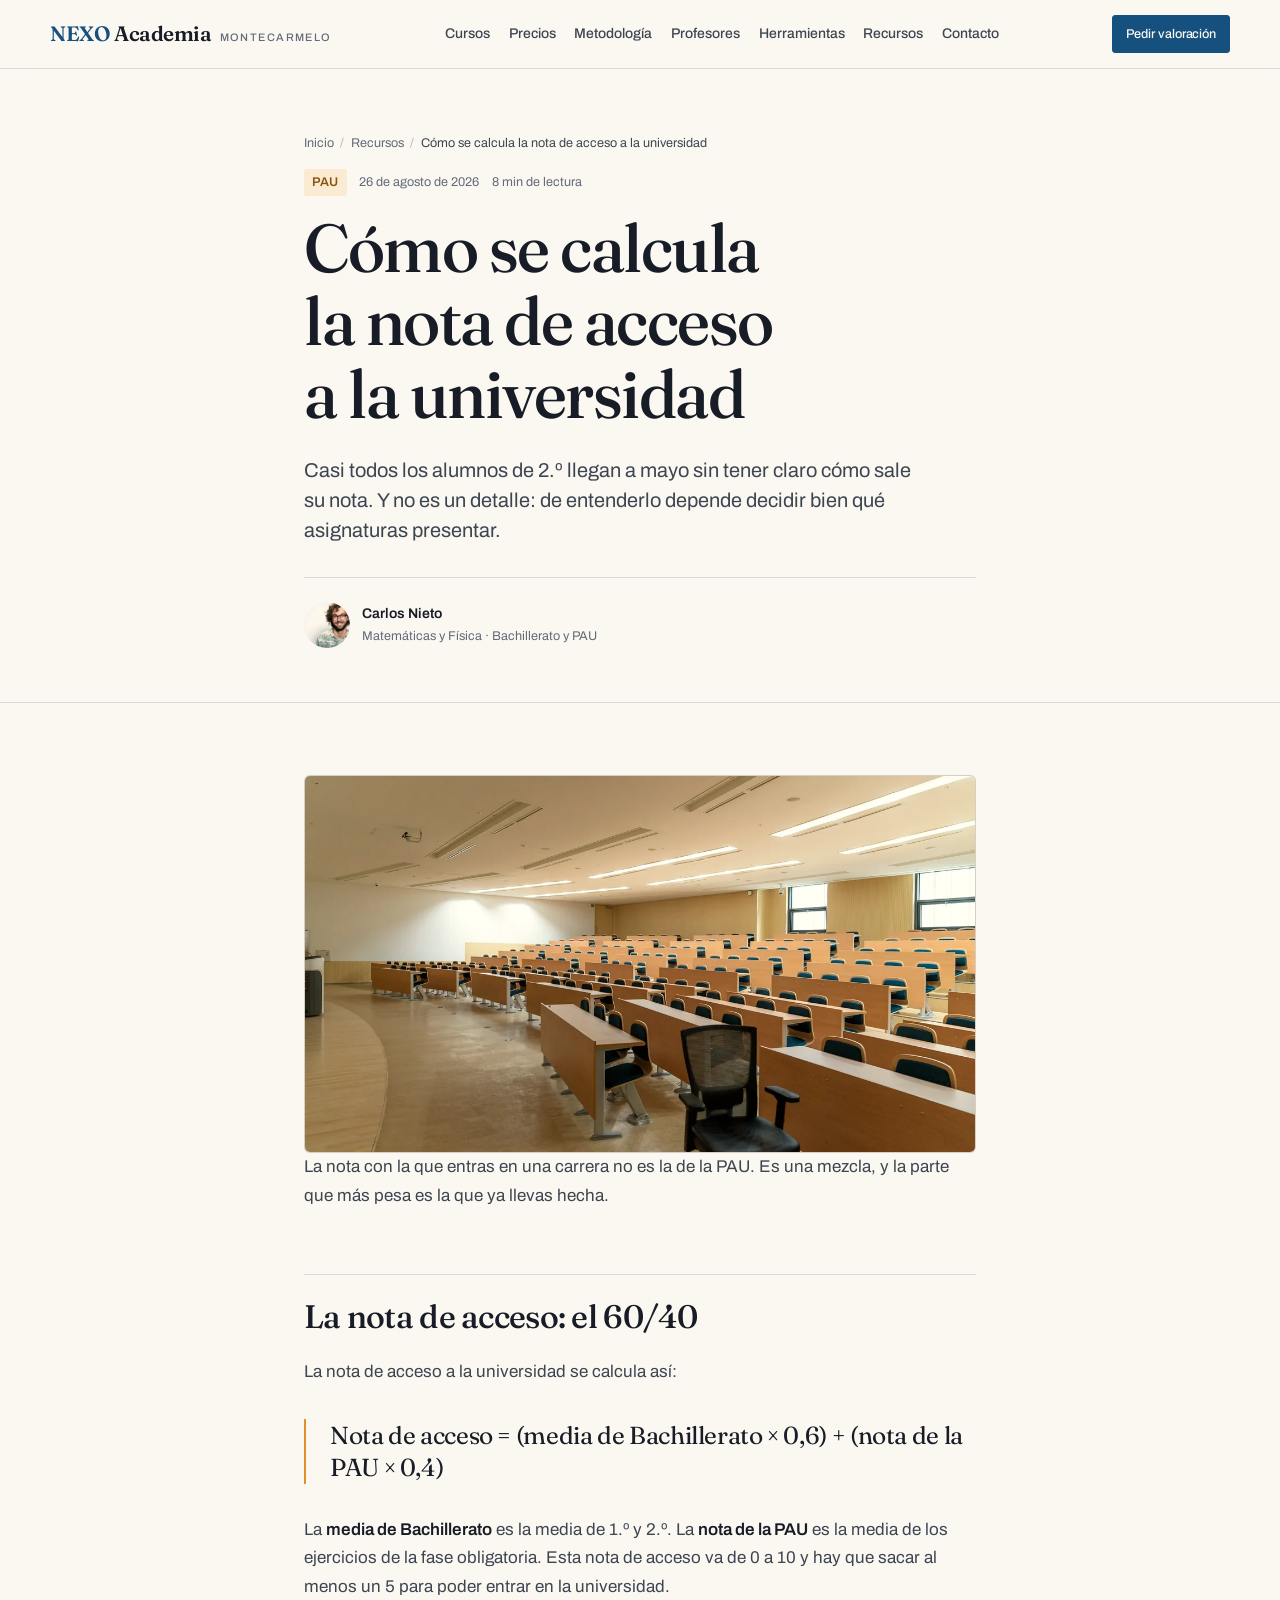
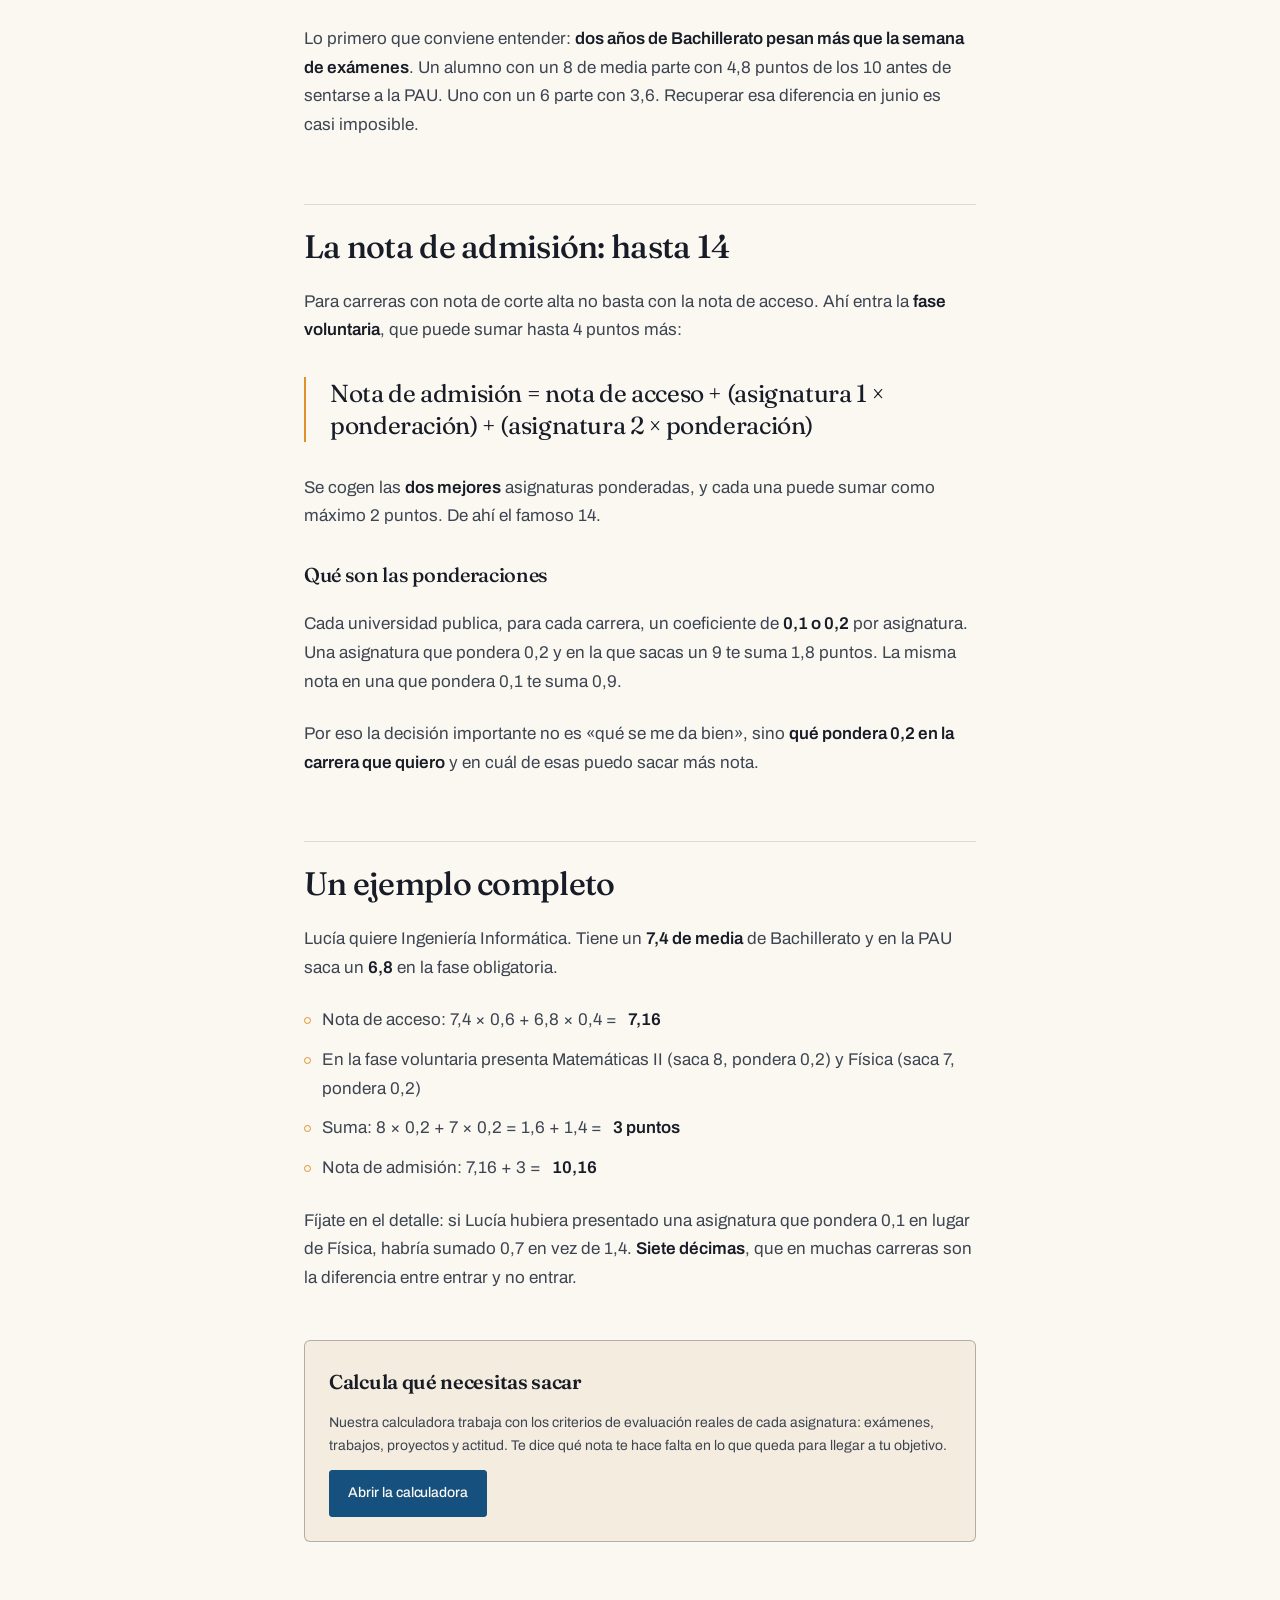
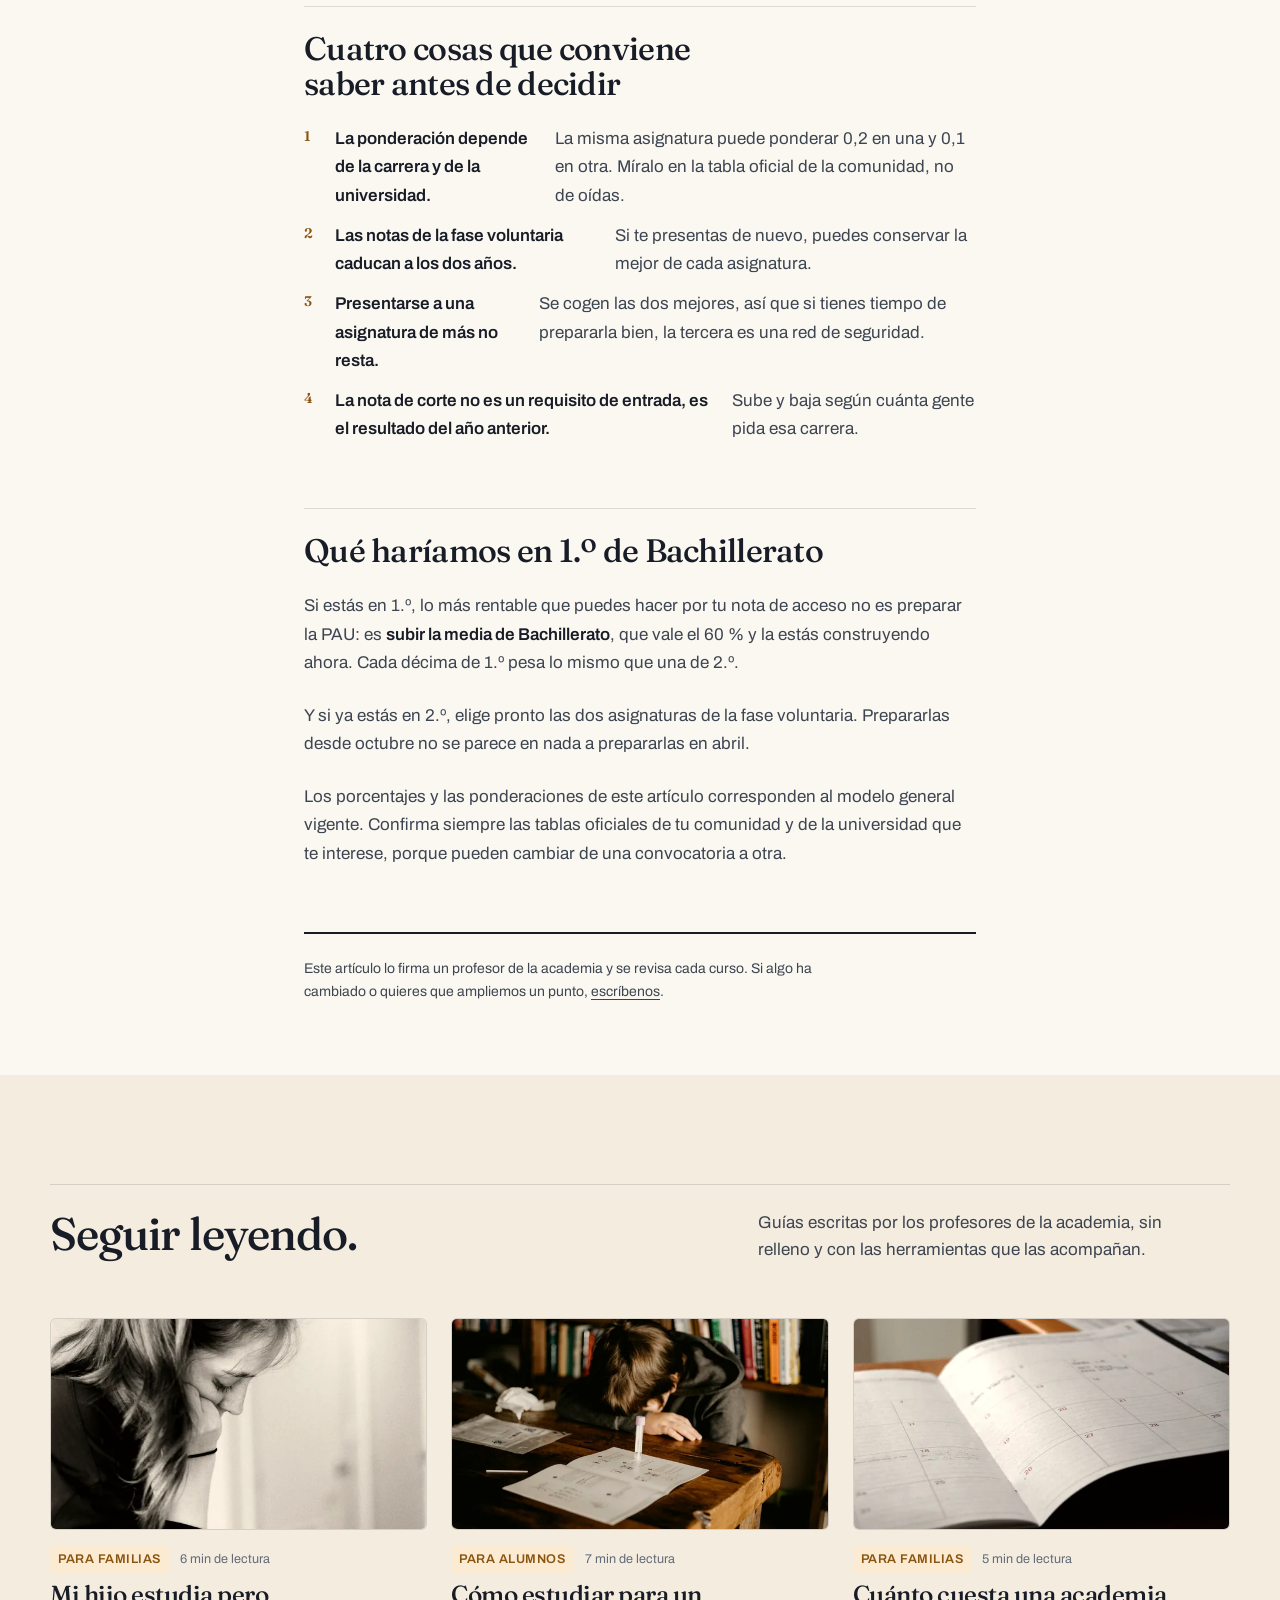
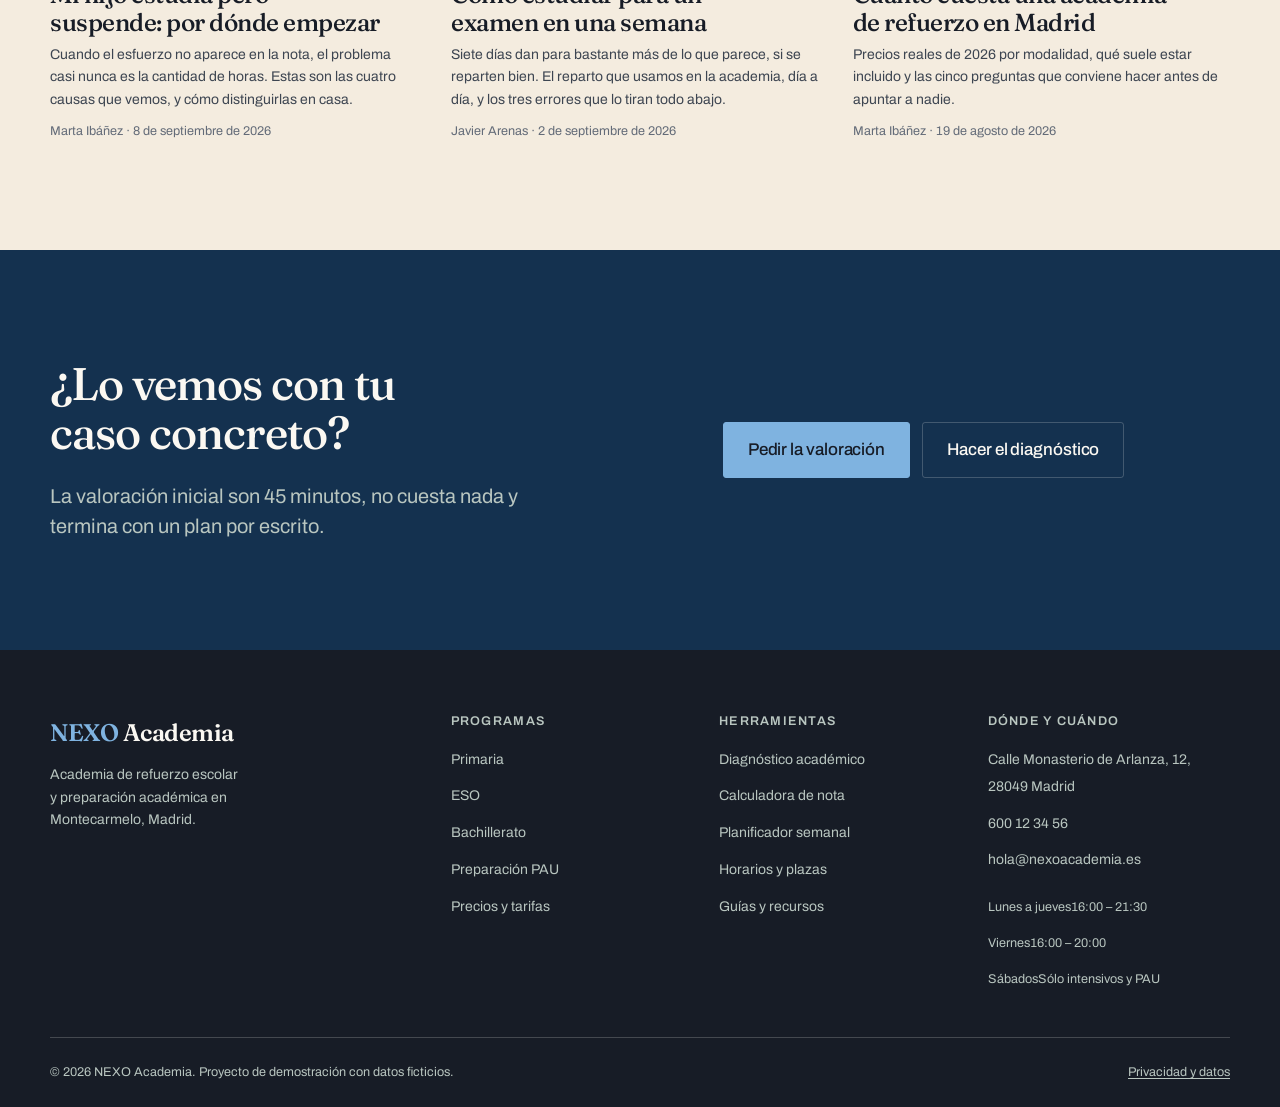
<file: recursos/nota-de-acceso-pau-madrid.html>
<!doctype html>
<html lang="es">
<head>
<meta charset="utf-8">
<meta name="viewport" content="width=device-width, initial-scale=1">
<title>Cómo se calcula la nota de acceso a la universidad (PAU) | NEXO Academia</title>
<meta name="description" content="Bachillerato pesa el 60 %, la PAU el 40 % y luego están las ponderaciones. Explicado con un ejemplo completo y sin la jerga de las guías oficiales.">
<link rel="canonical" href="https://nexoacademia.es/recursos/nota-de-acceso-pau-madrid.html">
<meta name="theme-color" content="#fbf8f2">

<meta property="og:type" content="article">
<meta property="og:site_name" content="NEXO Academia">
<meta property="og:locale" content="es_ES">
<meta property="og:title" content="Cómo se calcula la nota de acceso a la universidad (PAU) | NEXO Academia">
<meta property="og:description" content="Bachillerato pesa el 60 %, la PAU el 40 % y luego están las ponderaciones. Explicado con un ejemplo completo y sin la jerga de las guías oficiales.">
<meta property="og:url" content="https://nexoacademia.es/recursos/nota-de-acceso-pau-madrid.html">
<meta property="og:image" content="https://nexoacademia.es/assets/images/art-pau.webp">
<meta name="twitter:card" content="summary_large_image">

<link rel="icon" href="../assets/icons/favicon.svg" type="image/svg+xml">
<link rel="preconnect" href="https://fonts.googleapis.com">
<link rel="preconnect" href="https://fonts.gstatic.com" crossorigin>
<link rel="stylesheet" href="https://fonts.googleapis.com/css2?family=Archivo:wght@400..600&family=Fraunces:ital,opsz,wght@0,9..144,400..700;1,9..144,400..600&display=swap">
<link rel="stylesheet" href="../css/main.css">
<link rel="stylesheet" href="../css/components.css">
<link rel="stylesheet" href="../css/responsive.css">

<script src="../js/content.js" defer></script>
<script src="../js/utils.js" defer></script>
<script src="../js/render.js" defer></script>
<script src="../js/main.js" defer></script>

<script type="application/ld+json">
{
  "@context": "https://schema.org",
  "@type": "Article",
  "headline": "Cómo se calcula la nota de acceso a la universidad",
  "description": "Bachillerato pesa el 60 %, la PAU el 40 % y luego están las ponderaciones. Explicado con un ejemplo completo y sin la jerga de las guías oficiales.",
  "image": "https://nexoacademia.es/assets/images/art-pau.webp",
  "datePublished": "2026-08-26",
  "dateModified": "2026-08-26",
  "inLanguage": "es-ES",
  "author": {
    "@type": "Person",
    "name": "Carlos Nieto",
    "worksFor": {
      "@type": "EducationalOrganization",
      "name": "NEXO Academia"
    }
  },
  "publisher": {
    "@type": "EducationalOrganization",
    "name": "NEXO Academia",
    "url": "https://nexoacademia.es/"
  },
  "mainEntityOfPage": {
    "@type": "WebPage",
    "@id": "https://nexoacademia.es/recursos/nota-de-acceso-pau-madrid.html"
  }
}
</script>
<script type="application/ld+json">
{
  "@context": "https://schema.org",
  "@type": "BreadcrumbList",
  "itemListElement": [
    {
      "@type": "ListItem",
      "position": 1,
      "name": "Inicio",
      "item": "https://nexoacademia.es/"
    },
    {
      "@type": "ListItem",
      "position": 2,
      "name": "Recursos",
      "item": "https://nexoacademia.es/recursos/index.html"
    },
    {
      "@type": "ListItem",
      "position": 3,
      "name": "Cómo se calcula la nota de acceso a la universidad",
      "item": "https://nexoacademia.es/recursos/nota-de-acceso-pau-madrid.html"
    }
  ]
}
</script>
</head>

<body>
<a class="skip-link" href="#contenido">Saltar al contenido</a>

<header class="site-header">
  <div class="wrap site-header__inner">
    <a class="brand" href="../index.html">
      <span><span class="brand__mark">NEXO</span> Academia</span>
      <span class="brand__sub">Montecarmelo</span>
    </a>
    <nav class="nav" aria-label="Principal">
      <a class="nav__link" href="../cursos.html">Cursos</a>
      <a class="nav__link" href="../precios.html">Precios</a>
      <a class="nav__link" href="../metodologia.html">Metodología</a>
      <a class="nav__link" href="../profesores.html">Profesores</a>
      <a class="nav__link" href="../herramientas.html">Herramientas</a>
      <a class="nav__link" href="index.html">Recursos</a>
      <a class="nav__link" href="../contacto.html">Contacto</a>
    </nav>
    <div class="header-actions">
      <a class="btn btn--sm" href="../contacto.html">Pedir valoración</a>
      <button class="nav-toggle" type="button" aria-expanded="false" aria-controls="menu-movil" aria-label="Abrir menú">
        <span class="nav-toggle__bars" aria-hidden="true"></span>
      </button>
    </div>
  </div>
</header>

<div class="mobile-nav" id="menu-movil" data-open="false">
  <div class="wrap">
    <nav aria-label="Menú móvil">
      <a class="mobile-nav__link" href="../cursos.html">Cursos <span>Primaria a PAU</span></a>
      <a class="mobile-nav__link" href="../precios.html">Precios <span>Tarifas públicas</span></a>
      <a class="mobile-nav__link" href="../metodologia.html">Metodología <span>Cómo trabajamos</span></a>
      <a class="mobile-nav__link" href="../profesores.html">Profesores <span>6 personas</span></a>
      <a class="mobile-nav__link" href="../herramientas.html">Herramientas <span>Gratuitas</span></a>
      <a class="mobile-nav__link" href="index.html">Recursos <span>Guías y consejos</span></a>
      <a class="mobile-nav__link" href="../diagnostico.html">Diagnóstico <span>1–2 min</span></a>
      <a class="mobile-nav__link" href="../contacto.html">Contacto <span>Montecarmelo</span></a>
    </nav>
    <div class="mobile-nav__actions">
      <a class="btn btn--lg" href="../contacto.html">Pedir valoración gratuita</a>
      <a class="btn btn--ghost btn--lg" data-link="wa" data-wa-intro="Me gustaría información sobre las clases de refuerzo." href="#">Escribir por WhatsApp</a>
    </div>
  </div>
</div>

<main id="contenido">
  <article>
    <div class="page-head">
      <div class="wrap article">
        <nav aria-label="Migas de pan">
          <ol class="crumbs">
            <li><a href="../index.html">Inicio</a></li>
            <li><a href="index.html">Recursos</a></li>
            <li><span aria-current="page">Cómo se calcula la nota de acceso a la universidad</span></li>
          </ol>
        </nav>

        <p class="article__meta">
          <span class="tag">PAU</span>
          <span>26 de agosto de 2026</span>
          <span>8 min de lectura</span>
        </p>

        <h1>Cómo se calcula la nota de acceso a la universidad</h1>
        <p class="article__lead">Casi todos los alumnos de 2.º llegan a mayo sin tener claro cómo sale su nota. Y no es un detalle: de entenderlo depende decidir bien qué asignaturas presentar.</p>

        <div class="article__author">
          <img src="../assets/images/profe-carlos-420.webp" width="420" height="525" alt="" loading="lazy" decoding="async">
          <p><b>Carlos Nieto</b>Matemáticas y Física · Bachillerato y PAU</p>
        </div>
      </div>
    </div>

    <div class="section-tight">
      <div class="wrap article">
        <div class="shot" style="aspect-ratio:16/9;margin-bottom:clamp(2rem,1rem+3vw,3rem)">
          <img src="../assets/images/art-pau.webp"
               srcset="/assets/images/art-pau-640.webp 640w, /assets/images/art-pau.webp 1200w"
               sizes="(min-width: 46rem) 42rem, 92vw"
               width="1200" height="675" fetchpriority="high" decoding="async"
               alt="Aula universitaria con pupitres preparados para un examen">
        </div>

        <div class="prose">
<p>La nota con la que entras en una carrera no es la de la PAU. Es una mezcla, y la parte que más pesa es la que ya llevas hecha.</p>

<h2>La nota de acceso: el 60/40</h2>

<p>La nota de acceso a la universidad se calcula así:</p>

<blockquote><p>Nota de acceso = (media de Bachillerato × 0,6) + (nota de la PAU × 0,4)</p></blockquote>

<p>La <strong>media de Bachillerato</strong> es la media de 1.º y 2.º. La <strong>nota de la PAU</strong> es la media de los ejercicios de la fase obligatoria. Esta nota de acceso va de 0 a 10 y hay que sacar al menos un 5 para poder entrar en la universidad.</p>

<p>Lo primero que conviene entender: <strong>dos años de Bachillerato pesan más que la semana de exámenes</strong>. Un alumno con un 8 de media parte con 4,8 puntos de los 10 antes de sentarse a la PAU. Uno con un 6 parte con 3,6. Recuperar esa diferencia en junio es casi imposible.</p>

<h2>La nota de admisión: hasta 14</h2>

<p>Para carreras con nota de corte alta no basta con la nota de acceso. Ahí entra la <strong>fase voluntaria</strong>, que puede sumar hasta 4 puntos más:</p>

<blockquote><p>Nota de admisión = nota de acceso + (asignatura 1 × ponderación) + (asignatura 2 × ponderación)</p></blockquote>

<p>Se cogen las <strong>dos mejores</strong> asignaturas ponderadas, y cada una puede sumar como máximo 2 puntos. De ahí el famoso 14.</p>

<h3>Qué son las ponderaciones</h3>

<p>Cada universidad publica, para cada carrera, un coeficiente de <strong>0,1 o 0,2</strong> por asignatura. Una asignatura que pondera 0,2 y en la que sacas un 9 te suma 1,8 puntos. La misma nota en una que pondera 0,1 te suma 0,9.</p>

<p>Por eso la decisión importante no es «qué se me da bien», sino <strong>qué pondera 0,2 en la carrera que quiero</strong> y en cuál de esas puedo sacar más nota.</p>

<h2>Un ejemplo completo</h2>

<p>Lucía quiere Ingeniería Informática. Tiene un <strong>7,4 de media</strong> de Bachillerato y en la PAU saca un <strong>6,8</strong> en la fase obligatoria.</p>

<ul>
  <li>Nota de acceso: 7,4 × 0,6 + 6,8 × 0,4 = <strong>7,16</strong></li>
  <li>En la fase voluntaria presenta Matemáticas II (saca 8, pondera 0,2) y Física (saca 7, pondera 0,2)</li>
  <li>Suma: 8 × 0,2 + 7 × 0,2 = 1,6 + 1,4 = <strong>3 puntos</strong></li>
  <li>Nota de admisión: 7,16 + 3 = <strong>10,16</strong></li>
</ul>

<p>Fíjate en el detalle: si Lucía hubiera presentado una asignatura que pondera 0,1 en lugar de Física, habría sumado 0,7 en vez de 1,4. <strong>Siete décimas</strong>, que en muchas carreras son la diferencia entre entrar y no entrar.</p>

<div class="toolbox">
  <p><b>Calcula qué necesitas sacar</b></p>
  <p>Nuestra calculadora trabaja con los criterios de evaluación reales de cada asignatura: exámenes, trabajos, proyectos y actitud. Te dice qué nota te hace falta en lo que queda para llegar a tu objetivo.</p>
  <a class="btn" href="../herramientas.html#nota">Abrir la calculadora</a>
</div>

<h2>Cuatro cosas que conviene saber antes de decidir</h2>

<ol>
  <li><strong>La ponderación depende de la carrera y de la universidad.</strong> La misma asignatura puede ponderar 0,2 en una y 0,1 en otra. Míralo en la tabla oficial de la comunidad, no de oídas.</li>
  <li><strong>Las notas de la fase voluntaria caducan a los dos años.</strong> Si te presentas de nuevo, puedes conservar la mejor de cada asignatura.</li>
  <li><strong>Presentarse a una asignatura de más no resta.</strong> Se cogen las dos mejores, así que si tienes tiempo de prepararla bien, la tercera es una red de seguridad.</li>
  <li><strong>La nota de corte no es un requisito de entrada, es el resultado del año anterior.</strong> Sube y baja según cuánta gente pida esa carrera.</li>
</ol>

<h2>Qué haríamos en 1.º de Bachillerato</h2>

<p>Si estás en 1.º, lo más rentable que puedes hacer por tu nota de acceso no es preparar la PAU: es <strong>subir la media de Bachillerato</strong>, que vale el 60 % y la estás construyendo ahora. Cada décima de 1.º pesa lo mismo que una de 2.º.</p>

<p>Y si ya estás en 2.º, elige pronto las dos asignaturas de la fase voluntaria. Prepararlas desde octubre no se parece en nada a prepararlas en abril.</p>

<p class="small">Los porcentajes y las ponderaciones de este artículo corresponden al modelo general vigente. Confirma siempre las tablas oficiales de tu comunidad y de la universidad que te interese, porque pueden cambiar de una convocatoria a otra.</p>
</div>

        <div class="article__foot">
          <p class="small">Este artículo lo firma un profesor de la academia y se revisa cada curso. Si algo ha cambiado o quieres que ampliemos un punto, <a data-link="wa" data-wa-intro="He leído vuestro artículo «Cómo se calcula la nota de acceso a la universidad» y quería comentaros algo." href="#">escríbenos</a>.</p>
        </div>
      </div>
    </div>
  </article>

  <section class="section section--paper2">
    <div class="wrap">
      <div class="s-head">
        <h2 class="s-head__title">Seguir leyendo.</h2>
        <div class="s-head__aside">
          <p>Guías escritas por los profesores de la academia, sin relleno y con las herramientas que las acompañan.</p>
        </div>
      </div>
      <div class="acards" data-render="article-list" data-base="../" data-exclude="nota-de-acceso-pau-madrid" data-limit="3"></div>
    </div>
  </section>

  <section class="section section--ink on-ink">
    <div class="wrap closer">
      <div>
        <h2 class="closer__title">¿Lo vemos con tu caso concreto?</h2>
        <p class="lead mt-5">La valoración inicial son 45 minutos, no cuesta nada y termina con un plan por escrito.</p>
      </div>
      <div class="closer__actions">
        <a class="btn btn--lg" href="../contacto.html">Pedir la valoración</a>
        <a class="btn btn--ghost btn--lg" href="../diagnostico.html">Hacer el diagnóstico</a>
      </div>
    </div>
  </section>
</main>

<footer class="site-footer">
  <div class="wrap">
    <div class="footer-grid">
      <div class="footer-col footer-brand">
        <a class="brand" href="../index.html"><span><span class="brand__mark">NEXO</span> Academia</span></a>
        <p data-academy="brand.descriptor"></p>
      </div>
      <div class="footer-col">
        <h3>Programas</h3>
        <ul>
          <li><a href="../cursos.html#programa-primaria">Primaria</a></li>
          <li><a href="../cursos.html#programa-eso">ESO</a></li>
          <li><a href="../cursos.html#programa-bachillerato">Bachillerato</a></li>
          <li><a href="../cursos.html#programa-pau">Preparación PAU</a></li>
          <li><a href="../precios.html">Precios y tarifas</a></li>
        </ul>
      </div>
      <div class="footer-col">
        <h3>Herramientas</h3>
        <ul>
          <li><a href="../diagnostico.html">Diagnóstico académico</a></li>
          <li><a href="../herramientas.html#nota">Calculadora de nota</a></li>
          <li><a href="../herramientas.html#planner">Planificador semanal</a></li>
          <li><a href="../herramientas.html#plazas">Horarios y plazas</a></li>
          <li><a href="index.html">Guías y recursos</a></li>
        </ul>
      </div>
      <div class="footer-col">
        <h3>Dónde y cuándo</h3>
        <ul>
          <li><a data-link="maps" href="#" rel="noopener"><span data-academy="contact.street"></span>, <span data-academy="contact.city"></span></a></li>
          <li><a data-link="tel" href="#"><span data-academy="contact.phone"></span></a></li>
          <li><a data-link="mail" href="#"><span data-academy="contact.email"></span></a></li>
        </ul>
        <ul class="mt-5" data-render="hours" style="font-size:var(--step--2);color:var(--tx-2-on-ink);display:grid;gap:.4rem"></ul>
      </div>
    </div>
    <div class="footer-bottom">
      <p>© <span data-academy="year"></span> NEXO Academia. Proyecto de demostración con datos ficticios.</p>
      <p><a href="../privacidad.html">Privacidad y datos</a></p>
    </div>
  </div>
</footer>

<a class="wa-float" data-wa-context="Escribo desde vuestra web." href="#" aria-label="Escribir por WhatsApp">
  <svg viewBox="0 0 24 24" fill="none" stroke="currentColor" stroke-width="1.7" stroke-linecap="round" stroke-linejoin="round" aria-hidden="true">
    <path d="M3.5 20.5 5 16a8.5 8.5 0 1 1 3.2 3.1l-4.7 1.4Z"/>
    <path d="M9 9.5c0 3 2.5 5.5 5.5 5.5.6 0 1-.4 1-.9l-.2-1-1.6-.5-.8.9a5.7 5.7 0 0 1-2.4-2.4l.9-.8-.5-1.6-1-.2c-.5 0-.9.4-.9 1Z"/>
  </svg>
  <span>WhatsApp</span>
</a>

</body>
</html>
</file>
<file: css/main.css>
/* ═══════════════════════════════════════════════════════════════════════
   NEXO Academia — main.css
   Dirección visual: «Papel y Regla». Papel cálido, tinta, verde pizarra y
   un rojo de corrección que sólo aparece cuando hay algo que señalar.
   Orden: tokens · reset · tipografía · layout · secciones · utilidades.
   ═══════════════════════════════════════════════════════════════════════ */

/* ───────────────────────────────  TOKENS  ─────────────────────────── */
:root {
  /* Superficies */
  --paper:        #fbf8f2;
  --paper-2:      #f4ecdf;   /* arena */
  --paper-3:      #eadfc9;
  --ink:          #171c26;   /* casi negro, con un punto de azul */
  --navy:         #14314f;   /* superficie oscura de marca */
  --navy-2:       #0e2439;

  /* Texto */
  --tx:           #171c26;
  --tx-2:         #3d4551;
  --tx-3:         #636b78;
  --tx-on-ink:    #fbf8f2;
  --tx-2-on-ink:  #b9c6c0;

  /* Acentos */
  --blue:         #15507f;
  --blue-deep:    #0f3c61;
  --blue-soft:    #e3ecf5;
  --blue-lift:    #7fb3e0;   /* sobre azul oscuro */

  --amber:        #e0912b;   /* el color que se ve: rellenos y marcas */
  --amber-ink:    #8a5510;   /* la versión legible como texto */
  --amber-soft:   #fbebd3;
  --amber-lift:   #f0b25a;   /* sobre verde oscuro */

  --red:          #ce4b21;   /* marca de corrección */
  --red-deep:     #a13715;
  --red-soft:     #fbe8e0;
  --red-lift:     #f79468;

  /* Filetes */
  --rule:         rgba(23, 28, 38, .14);
  --rule-strong:  rgba(23, 28, 38, .3);
  --rule-on-ink:  rgba(251, 248, 242, .2);

  /* Tipografía */
  --font-display: 'Fraunces', 'Iowan Old Style', 'Palatino Linotype', Georgia, serif;
  --font-text:    'Archivo', system-ui, -apple-system, 'Segoe UI', Roboto, sans-serif;

  --step--2: clamp(.75rem, .735rem + .07vw, .8125rem);
  --step--1: clamp(.8125rem, .79rem + .11vw, .875rem);
  --step-0:  clamp(1rem, .972rem + .14vw, 1.0625rem);
  --step-1:  clamp(1.125rem, 1.08rem + .22vw, 1.25rem);
  --step-2:  clamp(1.3rem, 1.22rem + .4vw, 1.55rem);
  --step-3:  clamp(1.55rem, 1.39rem + .8vw, 2.1rem);
  --step-4:  clamp(1.95rem, 1.65rem + 1.5vw, 2.95rem);
  --step-5:  clamp(2.5rem, 1.9rem + 2.9vw, 4.35rem);
  --step-6:  clamp(2.9rem, 1.95rem + 4.4vw, 5.6rem);

  /* Ritmo */
  --s-1: .25rem;  --s-2: .5rem;   --s-3: .75rem;  --s-4: 1rem;
  --s-5: 1.5rem;  --s-6: 2rem;    --s-7: 3rem;    --s-8: 4rem;
  --s-9: 6rem;    --s-10: 8rem;

  --wrap:      min(100% - 2.5rem, 1180px);
  --wrap-wide: min(100% - 2.5rem, 1400px);
  --wrap-text: min(100% - 2.5rem, 46rem);
  --measure:   68ch;

  /* Forma */
  --r-1: 3px;
  --r-2: 6px;
  --r-pill: 999px;

  /* Movimiento */
  --ease-out:    cubic-bezier(.23, 1, .32, 1);
  --ease-in-out: cubic-bezier(.77, 0, .175, 1);
  --t-fast: 140ms;
  --t-mid:  220ms;
  --t-slow: 340ms;

  --shadow-lift: 0 1px 2px rgba(23, 28, 38, .05), 0 10px 30px -14px rgba(23, 28, 38, .28);
  --shadow-pop:  0 2px 4px rgba(23, 28, 38, .06), 0 22px 48px -20px rgba(23, 28, 38, .34);

  --header-h: 60px;
  color-scheme: light;
}

/* ────────────────────────────────  RESET  ─────────────────────────── */
*, *::before, *::after { box-sizing: border-box; }

* { margin: 0; }

html {
  -webkit-text-size-adjust: 100%;
  scroll-behavior: smooth;
  scroll-padding-top: calc(var(--header-h) + 1.5rem);
}

body {
  background: var(--paper);
  color: var(--tx);
  font-family: var(--font-text);
  font-size: var(--step-0);
  line-height: 1.6;
  font-synthesis-weight: none;
  text-rendering: optimizeLegibility;
  -webkit-font-smoothing: antialiased;
  overflow-x: hidden;
}

img, svg, video { display: block; max-width: 100%; height: auto; }
/* El reset anterior pisa el display:none que el navegador da a [hidden]. */
[hidden] { display: none !important; }
input, button, textarea, select { font: inherit; color: inherit; }
button { background: none; border: 0; }
ul, ol { padding: 0; list-style: none; }

/* Superficies del navegador: también forman parte del diseño */
::selection { background: var(--blue); color: var(--paper); }
body { caret-color: var(--blue); }
:focus-visible {
  outline: 2px solid var(--blue);
  outline-offset: 3px;
  border-radius: var(--r-1);
}
.on-ink :focus-visible { outline-color: var(--blue-lift); }

@supports (scrollbar-color: red blue) {
  html { scrollbar-color: var(--rule-strong) transparent; scrollbar-width: thin; }
}
::-webkit-scrollbar { width: 11px; height: 11px; }
::-webkit-scrollbar-track { background: var(--paper-2); }
::-webkit-scrollbar-thumb {
  background: rgba(23, 28, 38, .24);
  border: 3px solid var(--paper-2);
  border-radius: var(--r-pill);
}
::-webkit-scrollbar-thumb:hover { background: rgba(23, 28, 38, .42); }

/* ─────────────────────────────  TIPOGRAFÍA  ───────────────────────── */
h1, h2, h3, h4 {
  font-family: var(--font-display);
  font-weight: 500;
  line-height: 1.08;
  letter-spacing: -.022em;
  text-wrap: balance;
  font-variation-settings: 'SOFT' 0, 'WONK' 0;
}

h1 { font-size: var(--step-5); }
h2 { font-size: var(--step-4); }
h3 { font-size: var(--step-2); line-height: 1.18; letter-spacing: -.016em; }
h4 { font-size: var(--step-1); line-height: 1.25; letter-spacing: -.012em; }

p { text-wrap: pretty; }
p, li { max-width: var(--measure); }

a { color: inherit; text-underline-offset: .18em; text-decoration-thickness: from-font; }

strong, b { font-weight: 600; }

.display {
  font-family: var(--font-display);
  font-weight: 500;
  letter-spacing: -.03em;
  line-height: 1;
  font-variation-settings: 'SOFT' 0, 'WONK' 0;
}

.lead {
  font-size: var(--step-1);
  line-height: 1.5;
  color: var(--tx-2);
  max-width: 44ch;
}

.num {
  font-family: var(--font-display);
  font-variant-numeric: tabular-nums lining-nums;
  letter-spacing: -.03em;
}

.tnum { font-variant-numeric: tabular-nums lining-nums; }

.micro {
  font-size: var(--step--2);
  letter-spacing: .1em;
  text-transform: uppercase;
  font-weight: 600;
  color: var(--tx-3);
}

.small { font-size: var(--step--1); color: var(--tx-2); }

/* Anotación al margen: la firma visual del proyecto */
.marginalia {
  font-family: var(--font-display);
  font-style: italic;
  font-size: var(--step--1);
  line-height: 1.45;
  color: var(--red-deep);   /* el rojo de relleno no llega a AA como texto */
  max-width: 26ch;
  padding-left: var(--s-4);
  border-left: 1px solid currentColor;
}

.on-ink .marginalia { color: var(--red-lift); }

/* ───────────────────────────────  LAYOUT  ─────────────────────────── */
.wrap      { width: var(--wrap); margin-inline: auto; }
.wrap-wide { width: var(--wrap-wide); margin-inline: auto; }
.wrap-text { width: var(--wrap-text); margin-inline: auto; }

.section { padding-block: clamp(3.5rem, 2rem + 6vw, 7rem); }
.section-tight { padding-block: clamp(2.5rem, 1.5rem + 4vw, 4.5rem); }

.section--paper2 { background: var(--paper-2); }

/* Sobre tinta se redefinen los tokens, no cada selector: así ningún texto
   secundario se queda con un gris pensado para fondo claro. */
/* .result es una superficie oscura suelta dentro de una página clara:
   necesita los mismos tokens o su texto y sus botones se vuelven invisibles. */
.section--ink, .on-ink, .site-footer, .result {
  --tx:          #fbf8f2;
  --tx-2:        #b9c6c0;
  --tx-3:        #b9c6c0;
  --blue:       var(--blue-lift);
  --amber:       var(--amber-lift);
  --amber-ink:   var(--amber-lift);
  --red:         var(--red-lift);
  --rule:        rgba(251, 248, 242, .2);
  --rule-strong: rgba(251, 248, 242, .36);
  --paper-2:     rgba(251, 248, 242, .07);
  --paper-3:     rgba(251, 248, 242, .12);
  color: var(--tx-on-ink);
}

.section--ink { background: var(--navy); }

/* La franja que sigue al hero recoge su azul sin corte visible. */
.hero-cine + .section--ink { padding-top: clamp(2.5rem, 1.5rem + 3vw, 4rem); }
.site-footer  { background: var(--navy-2); }

.rule { border: 0; border-top: 1px solid var(--rule); margin: 0; }
.rule--strong { border-top-color: var(--rule-strong); }
.on-ink .rule, .section--ink .rule { border-top-color: var(--rule-on-ink); }

/* Encabezado de sección: título a la izquierda, entradilla a la derecha.
   Sin etiquetas sobre el título: el titular se sostiene solo. */
.s-head {
  display: grid;
  gap: var(--s-4) var(--s-7);
  padding-top: var(--s-5);
  border-top: 1px solid var(--rule);
  margin-bottom: clamp(2rem, 1rem + 3vw, 3.5rem);
}

.s-head__title { max-width: 18ch; }
.s-head__aside { align-self: end; }
.s-head__aside p { color: var(--tx-2); max-width: 42ch; }

@media (min-width: 62rem) {
  .s-head { grid-template-columns: minmax(0, 7fr) minmax(0, 5fr); align-items: start; }
}

.grid { display: grid; gap: var(--s-5); }

.skip-link {
  position: absolute;
  left: var(--s-4);
  top: var(--s-4);
  z-index: 200;
  transform: translateY(-160%);
  background: var(--ink);
  color: var(--paper);
  padding: .65rem 1rem;
  border-radius: var(--r-1);
  font-size: var(--step--1);
  font-weight: 500;
  transition: transform var(--t-mid) var(--ease-out);
}
.skip-link:focus-visible { transform: translateY(0); }

/* ──────────────────────────────  CABECERA  ────────────────────────── */
.site-header {
  position: sticky;
  top: 0;
  z-index: 100;
  background: color-mix(in srgb, var(--paper) 86%, transparent);
  backdrop-filter: saturate(140%) blur(12px);
  -webkit-backdrop-filter: saturate(140%) blur(12px);
  border-bottom: 1px solid var(--rule);
}

.site-header__inner {
  height: var(--header-h);
  display: flex;
  align-items: center;
  justify-content: space-between;
  gap: var(--s-5);
}

.brand {
  display: inline-flex;
  align-items: baseline;
  gap: .5rem;
  text-decoration: none;
  font-family: var(--font-display);
  font-size: 1.3rem;
  font-weight: 600;
  letter-spacing: -.02em;
  font-variation-settings: 'SOFT' 0, 'WONK' 0;
  white-space: nowrap;
}
.brand__mark { color: var(--blue); }
.brand__sub {
  font-family: var(--font-text);
  font-size: .68rem;
  font-weight: 500;
  letter-spacing: .13em;
  text-transform: uppercase;
  color: var(--tx-3);
}

.nav { display: none; }

@media (min-width: 64rem) {
  .nav {
    display: flex;
    align-items: center;
    gap: clamp(.9rem, .2rem + 1.2vw, 1.7rem);
  }
  .nav__link {
    position: relative;
    text-decoration: none;
    font-size: var(--step--1);
    font-weight: 500;
    color: var(--tx-2);
    padding-block: .4rem;
    transition: color var(--t-fast) ease;
  }
  .nav__link::after {
    content: '';
    position: absolute;
    left: 0;
    right: 0;
    bottom: 0;
    height: 1.5px;
    background: var(--blue);
    transform: scaleX(0);
    transform-origin: left;
    transition: transform var(--t-mid) var(--ease-out);
  }
  .nav__link:hover { color: var(--tx); }
  .nav__link:hover::after,
  .nav__link[aria-current='page']::after { transform: scaleX(1); }
  .nav__link[aria-current='page'] { color: var(--tx); }
}

.header-actions { display: flex; align-items: center; gap: var(--s-3); }
.header-actions .btn { white-space: nowrap; }

/* Menú móvil */
.nav-toggle {
  display: inline-flex;
  align-items: center;
  justify-content: center;
  width: 44px;
  height: 44px;
  margin-right: -6px;
  border-radius: var(--r-1);
  cursor: pointer;
  color: var(--tx);
}
@media (min-width: 64rem) { .nav-toggle { display: none; } }

.nav-toggle__bars { display: block; width: 20px; height: 12px; position: relative; }
.nav-toggle__bars::before,
.nav-toggle__bars::after {
  content: '';
  position: absolute;
  left: 0;
  width: 100%;
  height: 1.5px;
  background: currentColor;
  transition: transform var(--t-mid) var(--ease-out), top var(--t-fast) var(--ease-out);
}
.nav-toggle__bars::before { top: 0; }
.nav-toggle__bars::after  { top: 10px; }
.nav-toggle[aria-expanded='true'] .nav-toggle__bars::before { top: 5px; transform: rotate(45deg); }
.nav-toggle[aria-expanded='true'] .nav-toggle__bars::after  { top: 5px; transform: rotate(-45deg); }

.mobile-nav {
  position: fixed;
  inset: var(--header-h) 0 0;
  z-index: 99;
  background: var(--paper);
  padding: var(--s-6) 0 var(--s-8);
  overflow-y: auto;
  opacity: 0;
  visibility: hidden;
  transform: translateY(-8px);
  /* La visibilidad cambia de golpe: al abrir, de inmediato; al cerrar, al final. */
  transition: opacity var(--t-mid) var(--ease-out),
              transform var(--t-mid) var(--ease-out),
              visibility 0s linear var(--t-mid);
}
.mobile-nav[data-open='true'] {
  opacity: 1;
  visibility: visible;
  transform: translateY(0);
  transition: opacity var(--t-mid) var(--ease-out),
              transform var(--t-mid) var(--ease-out),
              visibility 0s;
}
@media (min-width: 64rem) { .mobile-nav { display: none; } }

.mobile-nav__link {
  display: flex;
  align-items: baseline;
  justify-content: space-between;
  gap: var(--s-4);
  padding: var(--s-4) 0;
  border-bottom: 1px solid var(--rule);
  text-decoration: none;
  font-family: var(--font-display);
  font-size: var(--step-2);
  letter-spacing: -.02em;
  font-variation-settings: 'SOFT' 0, 'WONK' 0;
}
.mobile-nav__link span { font-family: var(--font-text); font-size: var(--step--1); color: var(--tx-3); }
.mobile-nav__link[aria-current='page'] { color: var(--blue); }
.mobile-nav__actions { display: grid; gap: var(--s-3); margin-top: var(--s-6); }

/* ──────────────────────────────  PIE  ─────────────────────────────── */
.site-footer {
  background: var(--ink);
  color: var(--tx-on-ink);
  padding-block: var(--s-8) var(--s-5);
}
.site-footer a { color: var(--tx-on-ink); }

.footer-grid {
  display: grid;
  gap: var(--s-7) var(--s-6);
  padding-bottom: var(--s-7);
}
@media (min-width: 46rem) { .footer-grid { grid-template-columns: repeat(2, minmax(0, 1fr)); } }
@media (min-width: 70rem) { .footer-grid { grid-template-columns: 1.6fr 1fr 1fr 1.1fr; } }

.footer-col h3 {
  font-family: var(--font-text);
  font-size: var(--step--2);
  font-weight: 600;
  letter-spacing: .1em;
  text-transform: uppercase;
  color: var(--tx-2-on-ink);
  margin-bottom: var(--s-4);
}
.footer-col li + li { margin-top: .6rem; }
.footer-col a {
  font-size: var(--step--1);
  text-decoration: none;
  color: var(--tx-2-on-ink);
  transition: color var(--t-fast) ease;
}
.footer-col a:hover { color: var(--tx-on-ink); text-decoration: underline; }

.footer-brand .brand { color: var(--tx-on-ink); font-size: 1.5rem; }
.footer-brand .brand__mark { color: var(--blue-lift); }
.footer-brand p { color: var(--tx-2-on-ink); font-size: var(--step--1); margin-top: var(--s-3); max-width: 34ch; }

.footer-bottom {
  border-top: 1px solid var(--rule-on-ink);
  padding-top: var(--s-5);
  display: flex;
  flex-wrap: wrap;
  gap: var(--s-3) var(--s-5);
  justify-content: space-between;
  font-size: var(--step--2);
  color: var(--tx-2-on-ink);
}
.footer-bottom a { color: var(--tx-2-on-ink); }

/* ─────────────  REJILLA HEREDADA DEL HERO (metodología)  ────────────── */
.hero__grid { display: grid; gap: clamp(2rem, 1rem + 4vw, 3.5rem); }

@media (min-width: 64rem) {
  .hero__grid {
    grid-template-columns: minmax(0, 1.08fr) minmax(0, .92fr);
    align-items: center;
    gap: clamp(2.5rem, 1rem + 4vw, 5rem);
  }
}

.stars { display: inline-flex; gap: 2px; color: var(--amber); vertical-align: middle; }
.stars svg { width: 16px; height: 16px; }

/* Ficha de seguimiento: sigue viva en la página de metodología. */
.hero__card {
  background: var(--paper);
  border: 1px solid var(--rule-strong);
  border-radius: var(--r-2);
  box-shadow: var(--shadow-lift);
  overflow: hidden;
}

.hero__card-head {
  display: flex;
  align-items: center;
  justify-content: space-between;
  gap: var(--s-4);
  padding: var(--s-4) var(--s-5);
  border-bottom: 1px solid var(--rule);
  background: var(--paper-2);
}
.hero__card-body { padding: var(--s-5); display: grid; gap: var(--s-4); }

.trend {
  display: grid;
  grid-template-columns: repeat(5, 1fr);
  gap: var(--s-3);
  align-items: end;
  height: 148px;
  padding-top: var(--s-2);
}
.trend__col {
  display: flex;
  flex-direction: column;
  align-items: center;
  justify-content: flex-end;
  gap: .3rem;
  height: 100%;
  min-height: 0;
}

/* La barra vive dentro de su propia pista: así el valor de arriba y la
   etiqueta de abajo nunca se comen el espacio del gráfico. */
.trend__track {
  flex: 1 1 auto;
  min-height: 0;
  width: 100%;
  display: flex;
  align-items: flex-end;
  justify-content: center;
}
.trend__bar {
  width: 100%;
  max-width: 34px;
  flex: 0 0 auto;
  background: var(--blue-soft);
  border: 1px solid var(--blue);
  border-bottom: 0;
  border-radius: var(--r-1) var(--r-1) 0 0;
  transform-origin: bottom;
  height: calc(var(--h) * 1%);
  min-height: 3px;
  /* El único gesto de entrada de la portada. Sin JS: no parpadea. */
  animation: bar-grow 720ms var(--ease-out) both;
  animation-delay: var(--d, 0ms);
}
@keyframes bar-grow {
  from { transform: scaleY(.04); opacity: .4; }
  to   { transform: scaleY(1); opacity: 1; }
}
.trend__col:last-child .trend__bar { background: var(--blue); }
.trend__label { font-size: var(--step--2); color: var(--tx-3); font-variant-numeric: tabular-nums; }
.trend__value {
  font-family: var(--font-display);
  font-size: var(--step--1);
  font-weight: 600;
  font-variant-numeric: tabular-nums;
}

/* ──────────────────────────  SÍNTOMAS / PROBLEMA  ─────────────────── */
.symptoms { display: grid; }

.symptom {
  display: grid;
  gap: var(--s-2) var(--s-6);
  padding-block: clamp(1.4rem, 1rem + 1.4vw, 2.2rem);
  border-top: 1px solid var(--rule);
}
.symptom:first-child { border-top: 0; }

.symptom__quote {
  font-family: var(--font-display);
  font-size: var(--step-3);
  line-height: 1.16;
  letter-spacing: -.022em;
  font-variation-settings: 'SOFT' 0, 'WONK' 0;
  max-width: 20ch;
}
.symptom__note { color: var(--tx-2); font-size: var(--step--1); max-width: 42ch; align-self: center; }

@media (min-width: 58rem) {
  .symptom { grid-template-columns: minmax(0, 1fr) minmax(0, 1fr); align-items: baseline; }
}

/* ─────────────────────────────  MÉTODO  ───────────────────────────── */
/* Los números 01–04 sí informan: el orden de las fases es el método. */
.method { display: grid; counter-reset: step; }

.method__item {
  display: grid;
  gap: var(--s-2) var(--s-6);
  padding-block: clamp(1.6rem, 1rem + 1.8vw, 2.6rem);
  border-top: 1px solid var(--rule);
  position: relative;
}

.method__step {
  font-family: var(--font-display);
  font-size: var(--step-3);
  font-weight: 600;
  font-variant-numeric: tabular-nums;
  color: var(--blue);
  line-height: 1;
}
.method__time { font-size: var(--step--1); color: var(--tx-3); margin-top: .35rem; }
.method__title { margin-bottom: .5rem; }
.method__text { color: var(--tx-2); max-width: 52ch; }

@media (min-width: 58rem) {
  .method__item { grid-template-columns: 7rem minmax(0, 1fr) minmax(0, 1.15fr); align-items: start; }
  .method__body { grid-column: 2; }
  .method__text { grid-column: 3; }
  .method__title { margin-bottom: 0; }
}

/* ────────────────────────────  PROGRAMAS  ─────────────────────────── */
.programs { display: grid; gap: 0; }

.program {
  display: grid;
  gap: var(--s-4) var(--s-6);
  padding-block: clamp(1.8rem, 1.2rem + 2vw, 2.8rem);
  border-top: 1px solid var(--rule);
  transition: background-color var(--t-mid) ease;
}
.program:last-child { border-bottom: 1px solid var(--rule); }

.program__name {
  font-family: var(--font-display);
  font-size: var(--step-3);
  letter-spacing: -.025em;
  line-height: 1.05;
  font-variation-settings: 'SOFT' 0, 'WONK' 0;
}
.program__ages { font-size: var(--step--1); color: var(--tx-3); margin-top: .35rem; }
.program__lead { font-size: var(--step-1); line-height: 1.4; max-width: 34ch; }
.program__body { color: var(--tx-2); font-size: var(--step--1); margin-top: var(--s-3); max-width: 52ch; }

.program__meta {
  display: grid;
  gap: var(--s-3);
  align-content: start;
}
.meta-row {
  display: flex;
  justify-content: space-between;
  gap: var(--s-4);
  font-size: var(--step--1);
  padding-bottom: .5rem;
  border-bottom: 1px dotted var(--rule-strong);
}
.meta-row dt { color: var(--tx-3); }
.meta-row dd { margin: 0; font-weight: 500; text-align: right; }

@media (min-width: 60rem) {
  .program { grid-template-columns: minmax(0, 3fr) minmax(0, 5fr) minmax(0, 3.6fr); align-items: start; }
  .program:hover { background: color-mix(in srgb, var(--paper-2) 60%, transparent); }
}

.chips { display: flex; flex-wrap: wrap; gap: .4rem; margin-top: var(--s-4); }
.chip {
  font-size: var(--step--2);
  padding: .28rem .6rem;
  border: 1px solid var(--rule-strong);
  border-radius: var(--r-pill);
  color: var(--tx-2);
  background: var(--paper);
}
.section--paper2 .chip { background: var(--paper); }

/* ───────────────────────────  PROFESORADO  ────────────────────────── */
.teachers { display: grid; gap: var(--s-6) var(--s-6); }
@media (min-width: 48rem) { .teachers { grid-template-columns: repeat(2, minmax(0, 1fr)); } }
@media (min-width: 76rem) { .teachers { grid-template-columns: repeat(3, minmax(0, 1fr)); } }

.teacher { display: grid; gap: var(--s-4); align-content: start; }

.teacher__portrait {
  aspect-ratio: 4 / 5;
  border: 1px solid var(--rule-strong);
  border-radius: var(--r-2);
  overflow: hidden;
  background: var(--paper-2);
}
.teacher__portrait svg { width: 100%; height: 100%; }

.teacher__name { font-size: var(--step-2); }
.teacher__role { font-size: var(--step--1); color: var(--blue); font-weight: 500; margin-top: .2rem; }
.teacher__years {
  font-size: var(--step--2);
  color: var(--tx-3);
  margin-top: .4rem;
  font-variant-numeric: tabular-nums;
}
.teacher__bio { font-size: var(--step--1); color: var(--tx-2); margin-top: var(--s-3); }

/* ─────────────────────────────  OPINIONES  ────────────────────────── */
.quotes { display: grid; gap: var(--s-6); }
@media (min-width: 52rem) { .quotes { grid-template-columns: repeat(2, minmax(0, 1fr)); gap: var(--s-6) var(--s-7); } }

.quote {
  display: grid;
  gap: var(--s-4);
  align-content: start;
  padding-top: var(--s-5);
  border-top: 2px solid var(--ink);
}
.quote blockquote {
  font-family: var(--font-display);
  font-size: var(--step-2);
  line-height: 1.32;
  letter-spacing: -.018em;
  font-variation-settings: 'SOFT' 0, 'WONK' 0;
  margin: 0;
}
.quote figcaption { display: flex; align-items: center; gap: var(--s-3); }

.avatar {
  width: 38px;
  height: 38px;
  flex: none;
  display: grid;
  place-items: center;
  border-radius: var(--r-pill);
  background: var(--blue-soft);
  border: 1px solid var(--blue);
  color: var(--blue-deep);
  font-size: var(--step--2);
  font-weight: 600;
  letter-spacing: .04em;
}
.quote__who { font-size: var(--step--1); font-weight: 500; }
.quote__rel { font-size: var(--step--2); color: var(--tx-3); }

/* ──────────────────────────  CIERRE / CTA  ────────────────────────── */
.closer { display: grid; gap: var(--s-6); align-items: center; }
@media (min-width: 60rem) { .closer { grid-template-columns: minmax(0, 1.2fr) minmax(0, 1fr); gap: var(--s-8); } }

.closer__title { font-size: var(--step-4); max-width: 16ch; }
.closer__actions { display: grid; gap: var(--s-3); }
@media (min-width: 30rem) { .closer__actions { grid-auto-flow: column; justify-content: start; } }

/* ─────────────────────────  CABECERA DE PÁGINA  ───────────────────── */
.page-head {
  padding-block: clamp(2rem, 1rem + 4vw, 4rem) clamp(2rem, 1rem + 3vw, 3.5rem);
  border-bottom: 1px solid var(--rule);
}
.page-head__grid { display: grid; gap: var(--s-5) var(--s-7); }
@media (min-width: 62rem) {
  .page-head__grid { grid-template-columns: minmax(0, 1.25fr) minmax(0, 1fr); align-items: end; }
}
.page-head h1 { font-size: var(--step-5); max-width: 15ch; }
.page-head .lead { max-width: 42ch; }

.crumbs {
  display: flex;
  flex-wrap: wrap;
  align-items: center;
  gap: .4rem;
  font-size: var(--step--2);
  color: var(--tx-3);
  margin-bottom: var(--s-4);
}
.crumbs a { color: var(--tx-3); text-decoration: none; }
.crumbs a:hover { color: var(--tx); text-decoration: underline; }
.crumbs li { display: flex; align-items: center; gap: .4rem; max-width: none; }
.crumbs li + li::before { content: '/'; color: var(--rule-strong); }
.crumbs [aria-current] { color: var(--tx-2); }

/* ─────────────────────────────  REVELADO  ─────────────────────────── */
/* Un único gesto de entrada, corto y sólo donde aporta. */
[data-reveal] {
  opacity: 0;
  transform: translateY(14px);
}
[data-reveal].is-in {
  opacity: 1;
  transform: none;
  transition: opacity 520ms var(--ease-out), transform 520ms var(--ease-out);
  transition-delay: var(--reveal-delay, 0ms);
}
.no-js [data-reveal], html:not(.js) [data-reveal] { opacity: 1; transform: none; }

/* ──────────────────────────  MOVIMIENTO REDUCIDO  ─────────────────── */
@media (prefers-reduced-motion: reduce) {
  html { scroll-behavior: auto; }
  *, *::before, *::after {
    animation-duration: .01ms !important;
    animation-iteration-count: 1 !important;
    transition-duration: .01ms !important;
    scroll-behavior: auto !important;
  }
  [data-reveal] { opacity: 1; transform: none; }
  .trend__bar { transform: none; }
}

/* ────────────────────────────  UTILIDADES  ────────────────────────── */
.visually-hidden {
  position: absolute !important;
  width: 1px; height: 1px;
  padding: 0; margin: -1px;
  overflow: hidden;
  clip: rect(0 0 0 0);
  clip-path: inset(50%);
  white-space: nowrap;
  border: 0;
}
.stack > * + * { margin-top: var(--s-4); }
.stack-lg > * + * { margin-top: var(--s-6); }
.text-red { color: var(--red); }
.text-green { color: var(--blue); }
.mt-5 { margin-top: var(--s-5); }
.mt-6 { margin-top: var(--s-6); }
.mt-7 { margin-top: var(--s-7); }
.no-measure { max-width: none; }

/* ═══════════════════════════════════════════════════════════════════════
   PORTADA CINEMATOGRÁFICA
   Vídeo de un aula real a pantalla completa. El degradado no es adorno:
   garantiza el contraste del texto y funde el vídeo con el papel de la
   sección siguiente.
   ═══════════════════════════════════════════════════════════════════════ */
.hero-cine {
  position: relative;
  isolation: isolate;
  display: grid;
  align-content: center;
  min-height: 92svh;
  /* Se mete bajo la cabecera para que el vídeo llegue al borde superior. */
  margin-top: calc(var(--header-h) * -1);
  padding-top: calc(var(--header-h) + clamp(3rem, 2rem + 5vw, 6rem));
  padding-bottom: clamp(4rem, 3rem + 6vw, 8rem);
  background: var(--navy-2) center / cover no-repeat;
  overflow: hidden;
}

@supports not (min-height: 92svh) {
  .hero-cine { min-height: 92vh; }
}

.hero-cine__media,
.hero-cine__video {
  position: absolute;
  inset: 0;
  width: 100%;
  height: 100%;
  z-index: -2;
}
.hero-cine__media {
  background: var(--navy-2) center / cover no-repeat;
  background-image: image-set(url('../assets/images/hero-poster.webp') 1x);
}
.hero-cine__video { object-fit: cover; opacity: 0; transition: opacity 900ms var(--ease-out); }
.hero-cine__video[data-playing='true'] { opacity: 1; }

.hero-cine__scrim {
  position: absolute;
  inset: 0;
  z-index: -1;
  pointer-events: none;
  background:
    linear-gradient(to bottom,
      rgba(20, 49, 79, .86) 0%,
      rgba(20, 49, 79, .58) 24%,
      rgba(20, 49, 79, .58) 66%,
      rgba(20, 49, 79, .88) 86%,
      var(--navy) 100%);
}

.hero-cine__inner {
  display: grid;
  text-align: center;
  gap: var(--s-5);
}
/* Cada bloque ocupa el ancho disponible y su max-width sólo lo limita:
   con justify-items:center el ancho era el max-width y se salía en móvil. */
.hero-cine__inner > * { margin-inline: auto; }

.hero-cine__title {
  font-size: clamp(2.6rem, 1.4rem + 5.4vw, 5.6rem);
  line-height: .98;
  letter-spacing: -.035em;
  color: var(--paper);
  max-width: 17ch;
  margin: 0;
}
.hero-cine__title em {
  font-style: italic;
  color: var(--amber-lift);
}

.hero-cine__lead {
  font-size: var(--step-1);
  line-height: 1.5;
  color: rgba(251, 248, 242, .82);
  max-width: 48ch;
}

.hero-cine__actions {
  display: flex;
  flex-wrap: wrap;
  justify-content: center;
  gap: var(--s-3);
  margin-top: var(--s-2);
}

.hero-cine__proof {
  display: flex;
  flex-wrap: wrap;
  align-items: center;
  justify-content: center;
  gap: .3rem .6rem;
  font-size: var(--step--1);
  color: rgba(251, 248, 242, .78);
  margin-top: var(--s-4);
}
.hero-cine__proof b { color: var(--paper); font-weight: 600; font-variant-numeric: tabular-nums; }
.hero-cine__proof .stars { color: var(--amber-lift); }

/* Control de pausa: un vídeo que se mueve solo necesita poder pararse. */
.hero-cine .hero-cine__toggle {
  position: absolute;
  right: clamp(1rem, 4vw, 2.5rem);
  bottom: clamp(1rem, 4vw, 2.5rem);
  z-index: 2;
  width: 44px;
  height: 44px;
  display: grid;
  place-items: center;
  border-radius: var(--r-pill);
  color: var(--paper);
  cursor: pointer;
}
.hero-cine__toggle svg { width: 16px; height: 16px; }
.hero-cine__toggle[hidden] { display: none; }

/* ─────────────────────  ENTRADA ESCALONADA  ─────────────────────────── */
@keyframes fade-rise {
  from { opacity: 0; transform: translateY(24px); }
  to   { opacity: 1; transform: none; }
}

.hero-cine__inner > * { animation: fade-rise 800ms var(--ease-out) both; }
.hero-cine__inner > :nth-child(2) { animation-delay: 120ms; }
.hero-cine__inner > :nth-child(3) { animation-delay: 240ms; }
.hero-cine__inner > :nth-child(4) { animation-delay: 360ms; }

/* ────────────────  CABECERA SOBRE EL VÍDEO  ─────────────────────────── */
.site-header[data-over='true'] {
  background: transparent;
  backdrop-filter: none;
  -webkit-backdrop-filter: none;
  border-bottom-color: transparent;
  --tx:   #fbf8f2;
  --tx-2: rgba(251, 248, 242, .78);
  --tx-3: rgba(251, 248, 242, .62);
  color: var(--paper);
}
.site-header[data-over='true'] .brand__mark { color: var(--amber-lift); }
.site-header[data-over='true'] .nav__link::after { background: var(--amber-lift); }
.site-header[data-over='true'] .btn--sm {
  --btn-bg: rgba(251, 248, 242, .1);
  --btn-fg: #fbf8f2;
  --btn-bd: rgba(251, 248, 242, .34);
  backdrop-filter: blur(8px);
  -webkit-backdrop-filter: blur(8px);
  border-radius: var(--r-pill);
}
@media (hover: hover) and (pointer: fine) {
  .site-header[data-over='true'] .btn--sm:hover {
    --btn-bg: var(--amber); --btn-fg: #241505; --btn-bd: var(--amber);
  }
}
.site-header[data-over='true'] :focus-visible { outline-color: var(--paper); }

@media (prefers-reduced-motion: reduce) {
  .hero-cine__inner > * { animation: none; }
  .hero-cine__video { transition: none; }
}
</file>
<file: css/components.css>
/* ═══════════════════════════════════════════════════════════════════════
   NEXO Academia — components.css
   Botones, campos, herramientas, resultados, acordeón, tablas y estados.
   ═══════════════════════════════════════════════════════════════════════ */

/* ──────────────────────────────  BOTONES  ─────────────────────────── */
.btn {
  --btn-bg: var(--blue);
  --btn-fg: var(--paper);
  --btn-bd: var(--blue);
  display: inline-flex;
  align-items: center;
  justify-content: center;
  gap: .5rem;
  min-height: 46px;
  padding: .7rem 1.15rem;
  background: var(--btn-bg);
  color: var(--btn-fg);
  border: 1px solid var(--btn-bd);
  border-radius: var(--r-1);
  font-size: var(--step--1);
  font-weight: 500;
  letter-spacing: -.005em;
  text-decoration: none;
  cursor: pointer;
  text-align: center;
  transition: background-color var(--t-fast) ease,
              border-color var(--t-fast) ease,
              color var(--t-fast) ease,
              transform var(--t-fast) var(--ease-out);
}
.btn:active { transform: scale(.975); }
.btn svg { flex: none; width: 16px; height: 16px; }

@media (hover: hover) and (pointer: fine) {
  .btn:hover { --btn-bg: var(--blue-deep); --btn-bd: var(--blue-deep); }
}

.btn--ghost { --btn-bg: transparent; --btn-fg: var(--tx); --btn-bd: var(--rule-strong); }
@media (hover: hover) and (pointer: fine) {
  .btn--ghost:hover { --btn-bg: transparent; --btn-fg: var(--blue); --btn-bd: var(--blue); }
}

.btn--ink { --btn-bg: var(--ink); --btn-fg: var(--paper); --btn-bd: var(--ink); }
@media (hover: hover) and (pointer: fine) {
  .btn--ink:hover { --btn-bg: var(--blue); --btn-bd: var(--blue); }
}

.btn--wa { --btn-bg: transparent; --btn-fg: var(--tx); --btn-bd: var(--rule-strong); }
@media (hover: hover) and (pointer: fine) {
  .btn--wa:hover { --btn-bg: var(--ink); --btn-fg: var(--paper); --btn-bd: var(--ink); }
}

.btn--sm { min-height: 38px; padding: .45rem .8rem; font-size: var(--step--2); }
.btn--lg { min-height: 52px; padding: .85rem 1.5rem; font-size: var(--step-0); }
.btn--block { width: 100%; }

.on-ink .btn--ghost, .section--ink .btn--ghost, .site-footer .btn--ghost, .result .btn--ghost {
  --btn-fg: var(--paper);
  --btn-bd: var(--rule-on-ink);
}
@media (hover: hover) and (pointer: fine) {
  .on-ink .btn--ghost:hover, .section--ink .btn--ghost:hover, .site-footer .btn--ghost:hover, .result .btn--ghost:hover {
    --btn-bg: var(--paper); --btn-fg: var(--ink); --btn-bd: var(--paper);
  }
}
.section--ink .btn:not(.btn--ghost), .site-footer .btn:not(.btn--ghost), .result .btn:not(.btn--ghost) {
  --btn-bg: var(--blue-lift); --btn-fg: var(--ink); --btn-bd: var(--blue-lift);
}
@media (hover: hover) and (pointer: fine) {
  .section--ink .btn:not(.btn--ghost):hover, .site-footer .btn:not(.btn--ghost):hover {
    --btn-bg: var(--paper); --btn-bd: var(--paper);
  }
}

.btn[disabled], .btn[aria-disabled='true'] {
  opacity: .45;
  cursor: not-allowed;
  transform: none;
  pointer-events: none;
}

.btn[data-loading='true'] { pointer-events: none; }
.btn[data-loading='true'] .btn__label { opacity: .45; filter: blur(2px); transition: opacity var(--t-mid) ease, filter var(--t-mid) ease; }

/* Enlace con flecha: el gesto de avance del sitio */
.link-arrow {
  display: inline-flex;
  align-items: center;
  gap: .4rem;
  font-size: var(--step--1);
  font-weight: 500;
  color: var(--blue);
  text-decoration: none;
  padding-block: .35rem;
}
.link-arrow::after {
  content: '';
  width: 1.15em;
  height: 1px;
  background: currentColor;
  transform-origin: left center;
  transition: transform var(--t-mid) var(--ease-out);
}
.link-arrow:hover { text-decoration: underline; }
.link-arrow:hover::after { transform: scaleX(1.65); }
.on-ink .link-arrow, .section--ink .link-arrow { color: var(--blue-lift); }

/* ──────────────────────────────  CAMPOS  ──────────────────────────── */
.field { display: grid; grid-template-columns: minmax(0, 1fr); gap: .45rem; min-width: 0; }
.field > label, .field-legend {
  font-size: var(--step--1);
  font-weight: 500;
  color: var(--tx);
}
.field__help { font-size: var(--step--2); color: var(--tx-3); }

.input, .select, .textarea {
  width: 100%;
  min-height: 46px;
  padding: .6rem .75rem;
  background: var(--paper);
  border: 1px solid var(--rule-strong);
  border-radius: var(--r-1);
  font-size: var(--step-0);
  transition: border-color var(--t-fast) ease, box-shadow var(--t-fast) ease;
}
.input::placeholder, .textarea::placeholder { color: var(--tx-3); }
.input:hover, .select:hover, .textarea:hover { border-color: rgba(23, 28, 38, .45); }
.input:focus, .select:focus, .textarea:focus {
  outline: none;
  border-color: var(--blue);
  box-shadow: 0 0 0 3px color-mix(in srgb, var(--blue) 16%, transparent);
}
.textarea { min-height: 110px; resize: vertical; line-height: 1.5; }

.select {
  appearance: none;
  min-width: 0;
  text-overflow: ellipsis;
  padding-right: 2.4rem;
  background-image: url("data:image/svg+xml,%3Csvg xmlns='http://www.w3.org/2000/svg' width='14' height='14' viewBox='0 0 24 24' fill='none' stroke='%233d4551' stroke-width='2' stroke-linecap='round' stroke-linejoin='round'%3E%3Cpath d='m6 9 6 6 6-6'/%3E%3C/svg%3E");
  background-repeat: no-repeat;
  background-position: right .85rem center;
}

.input[aria-invalid='true'], .select[aria-invalid='true'], .textarea[aria-invalid='true'] {
  border-color: var(--red);
  box-shadow: 0 0 0 3px color-mix(in srgb, var(--red) 14%, transparent);
}

.field__error {
  display: flex;
  align-items: flex-start;
  gap: .4rem;
  font-size: var(--step--2);
  color: var(--red-deep);
  font-weight: 500;
}
.field__error svg { width: 14px; height: 14px; flex: none; margin-top: .15em; }
.field__error[hidden] { display: none; }

fieldset { border: 0; padding: 0; margin: 0; min-width: 0; }
legend { padding: 0; }

/* Opciones seleccionables (radio / checkbox visualmente reconstruidos) */
.options { display: grid; grid-template-columns: minmax(0, 1fr); gap: .6rem; }
.options--2 { grid-template-columns: repeat(2, minmax(0, 1fr)); }
@media (min-width: 40rem) {
  .options--grid { grid-template-columns: repeat(2, minmax(0, 1fr)); }
  .options--grid-3 { grid-template-columns: repeat(3, minmax(0, 1fr)); }
}

.option {
  position: relative;
  display: flex;
  align-items: flex-start;
  gap: .7rem;
  padding: .85rem 1rem;
  background: var(--paper);
  border: 1px solid var(--rule-strong);
  border-radius: var(--r-2);
  cursor: pointer;
  min-height: 52px;
  transition: border-color var(--t-fast) ease, background-color var(--t-fast) ease, transform var(--t-fast) var(--ease-out);
}
.option:active { transform: scale(.99); }
@media (hover: hover) and (pointer: fine) {
  .option:hover { border-color: rgba(23, 28, 38, .5); }
}
.option input { position: absolute; opacity: 0; width: 1px; height: 1px; }

.option__box {
  flex: none;
  width: 19px;
  height: 19px;
  margin-top: .12em;
  border: 1px solid var(--rule-strong);
  border-radius: var(--r-pill);
  display: grid;
  place-items: center;
  transition: border-color var(--t-fast) ease, background-color var(--t-fast) ease;
}
.option--check .option__box { border-radius: var(--r-1); }
.option__box::after {
  content: '';
  width: 9px;
  height: 9px;
  border-radius: inherit;
  background: var(--paper);
  transform: scale(0);
  transition: transform 180ms var(--ease-out);
}
.option--check .option__box::after {
  width: 11px; height: 11px;
  background: none;
  border-radius: 0;
  -webkit-mask: url("data:image/svg+xml,%3Csvg xmlns='http://www.w3.org/2000/svg' viewBox='0 0 24 24' fill='none' stroke='%23000' stroke-width='3.2' stroke-linecap='round' stroke-linejoin='round'%3E%3Cpath d='M20 6 9 17l-5-5'/%3E%3C/svg%3E") center/contain no-repeat;
  mask: url("data:image/svg+xml,%3Csvg xmlns='http://www.w3.org/2000/svg' viewBox='0 0 24 24' fill='none' stroke='%23000' stroke-width='3.2' stroke-linecap='round' stroke-linejoin='round'%3E%3Cpath d='M20 6 9 17l-5-5'/%3E%3C/svg%3E") center/contain no-repeat;
  background-color: var(--paper);
}

.option__text { display: grid; gap: .15rem; }
.option__label { font-size: var(--step--1); font-weight: 500; line-height: 1.35; }
.option__hint { font-size: var(--step--2); color: var(--tx-3); line-height: 1.4; }

.option:has(input:checked) {
  border-color: var(--blue);
  background: var(--blue-soft);
}
.option:has(input:checked) .option__box { background: var(--blue); border-color: var(--blue); }
.option:has(input:checked) .option__box::after { transform: scale(1); }
.option:has(input:focus-visible) { outline: 2px solid var(--blue); outline-offset: 3px; }
.option:has(input:disabled) { opacity: .45; cursor: not-allowed; }

/* Botonera segmentada */
.segmented {
  display: inline-flex;
  padding: 3px;
  background: var(--paper-2);
  border: 1px solid var(--rule);
  border-radius: var(--r-2);
  gap: 2px;
  flex-wrap: wrap;
}
.segmented label { position: relative; }
.segmented input { position: absolute; opacity: 0; width: 1px; height: 1px; }
.segmented span {
  display: block;
  padding: .45rem .85rem;
  border-radius: var(--r-1);
  font-size: var(--step--2);
  font-weight: 500;
  color: var(--tx-2);
  cursor: pointer;
  white-space: nowrap;
  transition: background-color var(--t-fast) ease, color var(--t-fast) ease;
}
.segmented input:checked + span { background: var(--ink); color: var(--paper); }
.segmented input:focus-visible + span { outline: 2px solid var(--blue); outline-offset: 2px; }

/* Deslizadores */
.slider-row { display: grid; gap: .5rem; }
.slider-row__top { display: flex; align-items: baseline; justify-content: space-between; gap: var(--s-4); }
.slider-row__value {
  font-family: var(--font-display);
  font-size: var(--step-2);
  font-weight: 600;
  font-variant-numeric: tabular-nums;
  letter-spacing: -.02em;
}
.slider-row__value[data-tone='red'] { color: var(--red); }
.slider-row__value[data-tone='green'] { color: var(--blue); }

input[type='range'] {
  -webkit-appearance: none;
  appearance: none;
  width: 100%;
  height: 28px;
  background: none;
  cursor: pointer;
}
input[type='range']::-webkit-slider-runnable-track {
  height: 3px;
  background: var(--rule-strong);
  border-radius: var(--r-pill);
}
input[type='range']::-moz-range-track {
  height: 3px;
  background: var(--rule-strong);
  border-radius: var(--r-pill);
}
input[type='range']::-webkit-slider-thumb {
  -webkit-appearance: none;
  width: 22px; height: 22px;
  margin-top: -9.5px;
  border-radius: var(--r-pill);
  background: var(--paper);
  border: 1.5px solid var(--blue);
  box-shadow: 0 1px 2px rgba(20, 22, 26, .18);
  transition: transform var(--t-fast) var(--ease-out), box-shadow var(--t-fast) ease;
}
input[type='range']::-moz-range-thumb {
  width: 20px; height: 20px;
  border-radius: var(--r-pill);
  background: var(--paper);
  border: 1.5px solid var(--blue);
  box-shadow: 0 1px 2px rgba(20, 22, 26, .18);
}
input[type='range']:active::-webkit-slider-thumb { transform: scale(1.12); }
input[type='range']:focus-visible::-webkit-slider-thumb { box-shadow: 0 0 0 4px color-mix(in srgb, var(--blue) 22%, transparent); }
input[type='range']:focus-visible { outline: none; }

/* ─────────────────────────  MÓDULO HERRAMIENTA  ───────────────────── */
.tool {
  background: var(--paper);
  border: 1px solid var(--rule-strong);
  border-radius: var(--r-2);
  overflow: hidden;
  scroll-margin-top: calc(var(--header-h) + 1.5rem);
}

.tool__head {
  display: flex;
  flex-wrap: wrap;
  align-items: baseline;
  justify-content: space-between;
  gap: var(--s-2) var(--s-4);
  padding: var(--s-4) var(--s-5);
  background: var(--paper-2);
  border-bottom: 1px solid var(--rule);
}
.tool__title { font-size: var(--step-2); }
.tool__meta { font-size: var(--step--2); color: var(--tx-3); font-variant-numeric: tabular-nums; }
.tool__intro { padding: var(--s-5) var(--s-5) 0; color: var(--tx-2); font-size: var(--step--1); }
/* minmax(0,1fr) evita que un <select> con opciones largas estire la columna
   y desborde el módulo en móvil. */
.tool__body {
  padding: var(--s-5);
  display: grid;
  grid-template-columns: minmax(0, 1fr);
  gap: var(--s-5);
}
.tool__body > * { min-width: 0; }
.tool__foot {
  padding: var(--s-4) var(--s-5);
  border-top: 1px solid var(--rule);
  background: var(--paper-2);
  display: flex;
  flex-wrap: wrap;
  align-items: center;
  justify-content: space-between;
  gap: var(--s-3) var(--s-4);
}
.tool__foot p { font-size: var(--step--1); color: var(--tx-2); max-width: 46ch; }

@media (min-width: 58rem) {
  .tool__body--split { grid-template-columns: minmax(0, 1fr) minmax(0, 1fr); gap: var(--s-6); align-items: start; }
}

.tool-grid { display: grid; gap: var(--s-5); }

/* ─────────────────────  ASISTENTE POR PASOS (stepper)  ────────────── */
.stepper__bar {
  position: relative;
  height: 2px;
  background: var(--rule);
  border-radius: var(--r-pill);
  overflow: hidden;
}
.stepper__fill {
  position: absolute;
  inset: 0;
  transform-origin: left;
  transform: scaleX(var(--p, 0));
  background: var(--blue);
  transition: transform 420ms var(--ease-out);
}
.stepper__meta {
  display: flex;
  align-items: baseline;
  justify-content: space-between;
  gap: var(--s-4);
  margin-top: .6rem;
  font-size: var(--step--2);
  color: var(--tx-3);
  font-variant-numeric: tabular-nums;
}

.step-panel { display: grid; grid-template-columns: minmax(0, 1fr); gap: var(--s-4); }
.step-panel[hidden] { display: none; }

.step-panel__title { font-size: var(--step-3); max-width: 22ch; }
.step-panel__help { font-size: var(--step--1); color: var(--tx-3); }

.step-enter {
  animation: step-in 320ms var(--ease-out) both;
}
@keyframes step-in {
  from { opacity: 0; transform: translateY(10px); }
  to   { opacity: 1; transform: none; }
}
@media (prefers-reduced-motion: reduce) {
  .step-enter { animation: none; }
}

.step-nav {
  display: flex;
  align-items: center;
  justify-content: space-between;
  gap: var(--s-3);
  padding-top: var(--s-4);
  border-top: 1px solid var(--rule);
}

/* ────────────────────────  PANEL DE RESULTADO  ────────────────────── */
.result {
  background: var(--navy);
  color: var(--tx-on-ink);
  border-radius: var(--r-2);
  overflow: hidden;
}
.result[hidden] { display: none; }

.result__head {
  padding: var(--s-5);
  border-bottom: 1px solid var(--rule-on-ink);
  display: grid;
  gap: var(--s-2);
}
.result__profile {
  font-family: var(--font-display);
  font-size: var(--step-4);
  line-height: 1.04;
  letter-spacing: -.028em;
  color: var(--blue-lift);
  font-variation-settings: 'SOFT' 0, 'WONK' 0;
}
.result__headline { font-size: var(--step-1); line-height: 1.35; max-width: 34ch; }
.result__body { padding: var(--s-5); display: grid; gap: var(--s-5); }
.result__explain { color: var(--tx-2-on-ink); font-size: var(--step--1); max-width: 58ch; }

.result__specs {
  display: grid;
  gap: 0;
  border-top: 1px solid var(--rule-on-ink);
}
.spec {
  display: flex;
  align-items: baseline;
  justify-content: space-between;
  gap: var(--s-4);
  padding: .8rem 0;
  border-bottom: 1px solid var(--rule-on-ink);
}
.spec__k { font-size: var(--step--2); color: var(--tx-2-on-ink); letter-spacing: .04em; text-transform: uppercase; }
.spec__v { font-size: var(--step--1); font-weight: 500; text-align: right; }
.spec__v .num { font-size: var(--step-1); }

.result__list { display: grid; gap: .7rem; }
.result__list li {
  display: flex;
  gap: .65rem;
  font-size: var(--step--1);
  color: var(--tx-2-on-ink);
  max-width: 58ch;
}
.result__list li::before {
  content: '';
  flex: none;
  width: 7px; height: 7px;
  margin-top: .55em;
  border: 1px solid var(--blue-lift);
  border-radius: var(--r-pill);
}
.result__actions {
  display: grid;
  gap: var(--s-3);
  padding-top: var(--s-4);
  border-top: 1px solid var(--rule-on-ink);
}
@media (min-width: 34rem) { .result__actions { grid-auto-flow: column; justify-content: start; } }

.result-reveal { animation: result-in 460ms var(--ease-out) both; }
@keyframes result-in {
  from { opacity: 0; transform: translateY(16px) scale(.985); }
  to   { opacity: 1; transform: none; }
}
@media (prefers-reduced-motion: reduce) { .result-reveal { animation: none; } }

/* ───────────────────────────  CIFRA GRANDE  ───────────────────────── */
.figure-out {
  display: grid;
  gap: .3rem;
  padding: var(--s-5);
  background: var(--paper-2);
  border: 1px solid var(--rule);
  border-radius: var(--r-2);
}
.figure-out__value {
  font-family: var(--font-display);
  font-size: var(--step-6);
  font-weight: 600;
  line-height: .9;
  letter-spacing: -.045em;
  font-variant-numeric: tabular-nums;
  font-variation-settings: 'SOFT' 0, 'WONK' 0;
}
.figure-out__unit { font-size: .4em; font-weight: 500; letter-spacing: -.01em; color: var(--tx-3); }
.figure-out__label { font-size: var(--step--1); color: var(--tx-2); max-width: 34ch; }
.figure-out[data-state='alert'] { background: var(--red-soft); border-color: color-mix(in srgb, var(--red) 40%, transparent); }
.figure-out[data-state='alert'] .figure-out__value { color: var(--red-deep); }
.figure-out[data-state='ok'] { background: var(--blue-soft); border-color: color-mix(in srgb, var(--blue) 35%, transparent); }
.figure-out[data-state='ok'] .figure-out__value { color: var(--blue-deep); }

/* Leyenda compartida por las barras de las calculadoras */
.gradebar__legend { display: flex; flex-wrap: wrap; gap: var(--s-2) var(--s-4); font-size: var(--step--2); color: var(--tx-2); }
.gradebar__legend span { display: inline-flex; align-items: center; gap: .4rem; }
.gradebar__legend i { width: 10px; height: 10px; border-radius: 2px; display: block; }

/* ────────────────────────────  PLAN SEMANAL  ──────────────────────── */
.week { display: grid; gap: var(--s-4); }
@media (min-width: 40rem) { .week { grid-template-columns: repeat(2, minmax(0, 1fr)); } }
@media (min-width: 64rem) { .week { grid-template-columns: repeat(3, minmax(0, 1fr)); } }

.day {
  border: 1px solid var(--rule);
  border-radius: var(--r-2);
  background: var(--paper);
  overflow: hidden;
}
.day__head {
  display: flex;
  align-items: baseline;
  justify-content: space-between;
  gap: var(--s-3);
  padding: .65rem .85rem;
  background: var(--paper-2);
  border-bottom: 1px solid var(--rule);
}
.day__name { font-size: var(--step--1); font-weight: 600; }
.day__total { font-size: var(--step--2); color: var(--tx-3); font-variant-numeric: tabular-nums; }
.day__list { padding: .5rem; display: grid; gap: .35rem; }

.block {
  display: grid;
  grid-template-columns: auto minmax(0, 1fr);
  gap: .2rem .7rem;
  padding: .55rem .6rem;
  border-radius: var(--r-1);
  background: var(--paper-2);
}
/* La dificultad se marca como en un cuaderno corregido: subrayando. */
.block[data-tone='alta']  { --mark: var(--red); }
.block[data-tone='media'] { --mark: var(--blue); }
.block[data-tone='baja']  { --mark: transparent; }
.block__time { font-size: var(--step--2); color: var(--tx-3); font-variant-numeric: tabular-nums; grid-row: span 2; align-self: center; }
.block__subject {
  font-size: var(--step--1);
  font-weight: 500;
  line-height: 1.3;
  text-decoration: underline;
  text-decoration-color: var(--mark, transparent);
  text-decoration-thickness: 2px;
  text-underline-offset: 3px;
}
.block__task { font-size: var(--step--2); color: var(--tx-3); line-height: 1.3; }

.day--rest .day__list { padding: .85rem; }
.day--rest p { font-size: var(--step--2); color: var(--tx-3); }

/* ──────────────────────────  PLAN DE EXAMEN  ──────────────────────── */
.phases { display: grid; gap: 0; }
.phase {
  display: grid;
  grid-template-columns: auto minmax(0, 1fr);
  gap: .25rem var(--s-4);
  padding-block: var(--s-4);
  border-top: 1px solid var(--rule);
}
.phase:last-child { border-bottom: 1px solid var(--rule); }
.phase__days {
  font-family: var(--font-display);
  font-size: var(--step--1);
  font-weight: 600;
  font-variant-numeric: tabular-nums;
  color: var(--blue);
  white-space: nowrap;
  grid-row: span 2;
  min-width: 6.5rem;
}
.phase__name { font-size: var(--step--1); font-weight: 600; }
.phase__detail { font-size: var(--step--2); color: var(--tx-2); max-width: 56ch; }

/* ────────────────────  HORARIOS Y PLAZAS (extra)  ─────────────────── */
.slots { display: grid; gap: var(--s-3); }

.slot {
  display: grid;
  grid-template-columns: minmax(0, 1fr) auto;
  gap: .4rem var(--s-4);
  align-items: center;
  padding: var(--s-4);
  border: 1px solid var(--rule-strong);
  border-radius: var(--r-2);
  background: var(--paper);
  text-align: left;
  width: 100%;
  cursor: pointer;
  transition: border-color var(--t-fast) ease, background-color var(--t-fast) ease, transform var(--t-fast) var(--ease-out);
}
.slot:active { transform: scale(.995); }
@media (hover: hover) and (pointer: fine) {
  .slot:hover:not([data-full='true']) { border-color: var(--blue); background: var(--blue-soft); }
}
.slot[data-full='true'] { cursor: default; opacity: .72; background: var(--paper-2); }

.slot__main { display: grid; gap: .2rem; }
.slot__course { font-size: var(--step--1); font-weight: 600; }
.slot__when { font-size: var(--step--2); color: var(--tx-2); font-variant-numeric: tabular-nums; }
.slot__seats { display: grid; gap: .3rem; justify-items: end; }

.seats-dots { display: flex; gap: 3px; }
.seats-dots i {
  width: 9px; height: 9px;
  border-radius: var(--r-pill);
  border: 1px solid var(--blue);
  display: block;
}
.seats-dots i[data-taken='true'] { background: var(--blue); }
.slot[data-full='true'] .seats-dots i { border-color: var(--tx-3); background: var(--tx-3); }

.seats-label { font-size: var(--step--2); font-weight: 600; color: var(--blue-deep); white-space: nowrap; }
.slot[data-full='true'] .seats-label { color: var(--tx-3); }
.seats-label[data-low='true'] { color: var(--red-deep); }

/* ────────────────────────────  ACORDEÓN  ──────────────────────────── */
.accordion { display: grid; }
.acc-item { border-top: 1px solid var(--rule); }
.acc-item:last-child { border-bottom: 1px solid var(--rule); }

.acc-btn {
  width: 100%;
  display: flex;
  align-items: flex-start;
  justify-content: space-between;
  gap: var(--s-4);
  padding: var(--s-4) 0;
  text-align: left;
  cursor: pointer;
  font-family: var(--font-display);
  font-size: var(--step-1);
  font-weight: 500;
  letter-spacing: -.015em;
  line-height: 1.3;
  font-variation-settings: 'SOFT' 0, 'WONK' 0;
  transition: color var(--t-fast) ease;
}
.acc-btn:hover { color: var(--blue); }

.acc-btn__icon {
  flex: none;
  position: relative;
  width: 17px; height: 17px;
  margin-top: .3em;
}
.acc-btn__icon::before, .acc-btn__icon::after {
  content: '';
  position: absolute;
  background: currentColor;
  transition: transform var(--t-mid) var(--ease-out), opacity var(--t-fast) ease;
}
.acc-btn__icon::before { top: 8px; left: 0; width: 17px; height: 1.5px; }
.acc-btn__icon::after  { left: 8px; top: 0; width: 1.5px; height: 17px; }
.acc-btn[aria-expanded='true'] .acc-btn__icon::after { transform: rotate(90deg); opacity: 0; }

.acc-panel {
  display: grid;
  grid-template-rows: 0fr;
  transition: grid-template-rows var(--t-slow) var(--ease-out);
}
.acc-item[data-open='true'] .acc-panel { grid-template-rows: 1fr; }
.acc-panel > div { overflow: hidden; }
.acc-panel p {
  font-size: var(--step--1);
  color: var(--tx-2);
  padding-bottom: var(--s-5);
  max-width: 62ch;
}

/* ────────────────────────────  TABLA  ─────────────────────────────── */
.table-wrap { overflow-x: auto; -webkit-overflow-scrolling: touch; }
.table {
  width: 100%;
  border-collapse: collapse;
  font-size: var(--step--1);
  font-variant-numeric: tabular-nums;
}

/* Sólo las tablas realmente anchas fuerzan scroll horizontal. */
.table--wide { min-width: 34rem; }
.table th, .table td { padding: .8rem .75rem; text-align: left; border-bottom: 1px solid var(--rule); }
.table th {
  font-size: var(--step--2);
  font-weight: 600;
  letter-spacing: .06em;
  text-transform: uppercase;
  color: var(--tx-3);
  border-bottom-color: var(--rule-strong);
}
.table td:not(:first-child), .table th:not(:first-child) { text-align: right; }
.table tbody tr:last-child td { border-bottom: 0; }
.table tbody tr:hover { background: color-mix(in srgb, var(--paper-2) 70%, transparent); }
.table .is-strong { font-weight: 600; }

/* ─────────────────────────  FICHA DEL ALUMNO  ─────────────────────── */
.snapshot {
  border: 1px solid var(--rule-strong);
  border-radius: var(--r-2);
  background: var(--paper);
  overflow: hidden;
}

/* Sólo acompaña al scroll cuando hay una columna de verdad a su lado. */
@media (min-width: 64rem) {
  .snapshot {
    position: sticky;
    top: calc(var(--header-h) + 1.25rem);
  }
}
.snapshot__head {
  padding: var(--s-4) var(--s-5);
  background: var(--ink);
  color: var(--tx-on-ink);
  display: grid;
  gap: .25rem;
}
.snapshot__head h2, .snapshot__head h3 { font-size: var(--step-1); color: var(--tx-on-ink); }
.snapshot__head p { font-size: var(--step--2); color: var(--tx-2-on-ink); }
.snapshot__body { padding: var(--s-4) var(--s-5) var(--s-5); display: grid; gap: var(--s-4); }
.snapshot__empty { font-size: var(--step--1); color: var(--tx-3); }

.snapshot__rows { display: grid; }
.snapshot__row {
  display: flex;
  align-items: baseline;
  justify-content: space-between;
  gap: var(--s-4);
  padding: .6rem 0;
  border-bottom: 1px dotted var(--rule-strong);
  font-size: var(--step--1);
}
.snapshot__row:last-child { border-bottom: 0; }
.snapshot__row dt { color: var(--tx-3); font-size: var(--step--2); }
.snapshot__row dd { margin: 0; font-weight: 500; text-align: right; font-variant-numeric: tabular-nums; }

.snapshot__meter { display: grid; gap: .4rem; }
.snapshot__meter-track { height: 3px; background: var(--rule); border-radius: var(--r-pill); overflow: hidden; }
.snapshot__meter-fill {
  height: 100%;
  background: var(--blue);
  transform-origin: left;
  transform: scaleX(var(--p, 0));
  transition: transform 460ms var(--ease-out);
}
.snapshot__meter-label { font-size: var(--step--2); color: var(--tx-3); font-variant-numeric: tabular-nums; }

/* ──────────────────────────  AVISOS / NOTAS  ──────────────────────── */
.note {
  display: flex;
  gap: .65rem;
  padding: var(--s-4);
  border-radius: var(--r-2);
  background: var(--paper-2);
  border: 1px solid var(--rule);
  font-size: var(--step--2);
  color: var(--tx-2);
}
.note svg { flex: none; width: 16px; height: 16px; margin-top: .15em; color: var(--tx-3); }
.note p { max-width: 60ch; }
.note--alert { background: var(--red-soft); border-color: color-mix(in srgb, var(--red) 35%, transparent); color: var(--red-deep); }
.note--alert svg { color: var(--red); }

/* Mensaje de WhatsApp en vista previa */
.wa-preview {
  display: grid;
  gap: var(--s-3);
}
.wa-preview__box {
  font-family: var(--font-text);
  font-size: var(--step--2);
  line-height: 1.55;
  white-space: pre-wrap;
  padding: var(--s-4);
  background: var(--paper-2);
  border: 1px solid var(--rule);
  border-radius: var(--r-2);
  color: var(--tx-2);
  max-height: 14rem;
  overflow-y: auto;
}
.section--ink .wa-preview__box, .on-ink .wa-preview__box, .result .wa-preview__box {
  background: rgba(251, 248, 242, .06);
  border-color: var(--rule-on-ink);
  color: var(--tx-2-on-ink);
}

/* ────────────────────────────  AVISO FLOTANTE  ────────────────────── */
.toast {
  position: fixed;
  left: 50%;
  bottom: calc(var(--s-5) + env(safe-area-inset-bottom, 0px));
  z-index: 300;
  display: flex;
  align-items: center;
  gap: .6rem;
  padding: .7rem 1rem;
  background: var(--ink);
  color: var(--paper);
  border-radius: var(--r-2);
  font-size: var(--step--2);
  box-shadow: var(--shadow-pop);
  transform: translate(-50%, 140%);
  opacity: 0;
  transition: transform 380ms var(--ease-out), opacity 200ms ease;
  max-width: calc(100% - 2rem);
}
.toast[data-show='true'] { transform: translate(-50%, 0); opacity: 1; }
.toast svg { width: 15px; height: 15px; color: var(--blue-lift); flex: none; }

/* ────────────────────────  BARRA MÓVIL FIJA  ──────────────────────── */
.sticky-cta {
  position: fixed;
  left: 0; right: 0;
  bottom: 0;
  z-index: 90;
  display: grid;
  grid-template-columns: 1fr 1fr;
  gap: .5rem;
  padding: .55rem .75rem calc(.55rem + env(safe-area-inset-bottom, 0px));
  background: color-mix(in srgb, var(--paper) 92%, transparent);
  backdrop-filter: blur(12px);
  -webkit-backdrop-filter: blur(12px);
  border-top: 1px solid var(--rule);
  transform: translateY(102%);
  transition: transform 300ms var(--ease-out);
}
.sticky-cta[data-show='true'] { transform: none; }
@media (min-width: 64rem) { .sticky-cta { display: none; } }

body:has(.sticky-cta) .site-footer { padding-bottom: calc(var(--s-8) + env(safe-area-inset-bottom, 0px)); }

/* ────────────────────  TARJETAS DE HERRAMIENTA (hub)  ─────────────── */
.tool-index { display: grid; }

.tool-link {
  display: grid;
  gap: .4rem var(--s-6);
  padding-block: clamp(1.4rem, 1rem + 1.4vw, 2.1rem);
  border-top: 1px solid var(--rule);
  text-decoration: none;
  position: relative;
  transition: background-color var(--t-fast) ease;
}
.tool-index .tool-link:last-child { border-bottom: 1px solid var(--rule); }
.tool-link__name {
  font-family: var(--font-display);
  font-size: var(--step-2);
  letter-spacing: -.02em;
  line-height: 1.15;
  font-variation-settings: 'SOFT' 0, 'WONK' 0;
}
.tool-link__claim { font-size: var(--step--1); color: var(--tx-2); max-width: 46ch; }
.tool-link__detail { font-size: var(--step--2); color: var(--tx-3); max-width: 52ch; margin-top: .3rem; }
.tool-link__go {
  display: inline-flex;
  align-items: center;
  gap: .4rem;
  font-size: var(--step--2);
  font-weight: 600;
  color: var(--blue);
  white-space: nowrap;
}
.tool-link__go svg { width: 14px; height: 14px; transition: transform var(--t-mid) var(--ease-out); }
@media (hover: hover) and (pointer: fine) {
  .tool-link:hover { background: color-mix(in srgb, var(--paper-2) 65%, transparent); }
  .tool-link:hover .tool-link__name { color: var(--blue); }
  .tool-link:hover .tool-link__go svg { transform: translateX(4px); }
}
@media (min-width: 56rem) {
  .tool-link { grid-template-columns: minmax(0, 4fr) minmax(0, 6fr) auto; align-items: center; }
}

/* ────────────────────────────  DIAGRAMAS  ─────────────────────────── */
.diagram {
  border: 1px solid var(--rule);
  border-radius: var(--r-2);
  background: var(--paper);
  padding: var(--s-5);
}
.section--ink .diagram { background: rgba(251, 248, 242, .05); border-color: var(--rule-on-ink); }
.diagram figcaption { font-size: var(--step--2); color: var(--tx-3); margin-top: var(--s-3); }

/* ───────────────────────────  IMPRESIÓN  ──────────────────────────── */
@media print {
  .site-header, .site-footer, .sticky-cta, .toast, .skip-link,
  .tool__foot, .btn, .no-print { display: none !important; }
  body { background: #fff; font-size: 11pt; }
  .tool, .day, .result { border-color: #999; break-inside: avoid; }
  .result { background: #fff; color: #000; }
  .result__profile { color: #000; }
  .result__explain, .result__list li { color: #333; }
  .week { grid-template-columns: repeat(3, 1fr); }
  a[href]::after { content: ''; }
  .section { padding-block: 1rem; }
}

/* ═══════════════════════════════════════════════════════════════════════
   FOTOGRAFÍA Y PIEZAS DE COLOR
   ═══════════════════════════════════════════════════════════════════════ */

/* Marco de foto: filete fino, esquina suave y ninguna sombra blanda. */
.shot {
  position: relative;
  overflow: hidden;
  border-radius: var(--r-2);
  background: var(--paper-2);
  border: 1px solid var(--rule);
}
.shot img {
  width: 100%;
  height: 100%;
  object-fit: cover;
  display: block;
}
.shot--wide  { aspect-ratio: 16 / 10; }
.shot--photo { aspect-ratio: 4 / 3; }
.shot--tall  { aspect-ratio: 4 / 5; }

/* Trazo de rotulador ámbar bajo una palabra del titular. */
.mark {
  background-image: linear-gradient(
    color-mix(in srgb, var(--amber) 62%, transparent),
    color-mix(in srgb, var(--amber) 62%, transparent)
  );
  background-repeat: no-repeat;
  background-size: 100% .2em;
  background-position: 0 84%;
  padding-inline: .05em;
  box-decoration-break: clone;
  -webkit-box-decoration-break: clone;
}

/* Banda de cifras: el dato grande en ámbar legible, sin tarjetas. */
.stats {
  display: grid;
  gap: var(--s-5) var(--s-6);
  grid-template-columns: repeat(2, minmax(0, 1fr));
}
@media (min-width: 52rem) { .stats { grid-template-columns: repeat(4, minmax(0, 1fr)); } }

.stat { display: grid; gap: .2rem; align-content: start; }
.stat__n {
  font-family: var(--font-display);
  font-size: clamp(2.4rem, 1.6rem + 3vw, 3.6rem);
  font-weight: 600;
  line-height: .95;
  letter-spacing: -.035em;
  font-variant-numeric: tabular-nums;
  color: var(--amber-ink);
}
.section--ink .stat__n, .on-ink .stat__n { color: var(--amber-lift); }
.stat__k { font-size: var(--step--1); color: var(--tx-2); max-width: 22ch; }

/* Bloque de foto + texto, alternando el lado. */
.media {
  display: grid;
  gap: clamp(1.5rem, 1rem + 3vw, 3.5rem);
  align-items: center;
}
@media (min-width: 58rem) {
  .media { grid-template-columns: minmax(0, 1fr) minmax(0, 1fr); }
  .media--flip .media__text { order: 2; }
}
.media__text { display: grid; gap: var(--s-4); align-content: center; }

/* ────────────────────  PLANIFICADOR A TODO EL ANCHO  ─────────────────── */
/* Los controles caben en una banda; la semana necesita la página entera. */
.tool__body--planner { display: block; }

.planner-controls {
  display: grid;
  gap: var(--s-4) var(--s-5);
  padding-bottom: var(--s-5);
  border-bottom: 1px solid var(--rule);
}
@media (min-width: 48rem) {
  .planner-controls { grid-template-columns: repeat(2, minmax(0, 1fr)); }
}
@media (min-width: 72rem) {
  .planner-controls { grid-template-columns: repeat(4, minmax(0, 1fr)); align-items: start; }
  .planner-controls__subjects { grid-column: span 2; }
}

.planner-output { padding-top: var(--s-5); display: grid; gap: var(--s-4); }
.planner-output__head {
  display: flex;
  flex-wrap: wrap;
  align-items: baseline;
  justify-content: space-between;
  gap: var(--s-3) var(--s-4);
}

.week { grid-template-columns: repeat(auto-fit, minmax(10rem, 1fr)); }


/* ────────────────────  CALCULADORA POR CRITERIOS  ────────────────────── */
.criteria { display: grid; gap: .5rem; }

.criterion {
  display: grid;
  grid-template-columns: minmax(0, 1fr) 4.5rem 5rem auto;
  gap: .5rem;
  align-items: center;
  padding: .5rem;
  background: var(--paper-2);
  border-radius: var(--r-2);
}
.criterion input.input { min-height: 40px; padding: .35rem .5rem; font-size: var(--step--1); background: var(--paper); }
.criterion__name { font-weight: 500; }
.criterion__pending { font-size: var(--step--2); color: var(--tx-3); text-align: center; }

.criterion__drop {
  width: 34px;
  height: 34px;
  display: grid;
  place-items: center;
  border-radius: var(--r-1);
  color: var(--tx-3);
  cursor: pointer;
  transition: color var(--t-fast) ease, background-color var(--t-fast) ease;
}
.criterion__drop:hover { color: var(--red-deep); background: var(--red-soft); }
.criterion__drop svg { width: 15px; height: 15px; }

.criteria-head {
  display: grid;
  grid-template-columns: minmax(0, 1fr) 4.5rem 5rem 34px;
  gap: .5rem;
  padding: 0 .5rem;
  font-size: var(--step--2);
  color: var(--tx-3);
  letter-spacing: .04em;
  text-transform: uppercase;
}
.criteria-head span:not(:first-child) { text-align: center; }

@media (max-width: 34rem) {
  .criteria-head { display: none; }
  .criterion {
    grid-template-columns: minmax(0, 1fr) 34px;
    grid-template-areas: 'nombre borrar' 'peso peso' 'nota nota';
    gap: .4rem;
  }
  .criterion > :nth-child(1) { grid-area: nombre; }
  .criterion > :nth-child(2) { grid-area: peso; }
  .criterion > :nth-child(3) { grid-area: nota; }
  .criterion > :nth-child(4) { grid-area: borrar; }
}

/* Barra de composición de la nota por criterios */
.weights { display: grid; gap: .5rem; }
.weights__track {
  display: flex;
  height: 40px;
  border-radius: var(--r-1);
  overflow: hidden;
  border: 1px solid var(--rule);
  background: var(--paper-3);
}
.weights__seg {
  display: grid;
  place-items: center;
  font-size: var(--step--2);
  font-weight: 600;
  font-variant-numeric: tabular-nums;
  white-space: nowrap;
  overflow: hidden;
  width: calc(var(--w) * 1%);
  transition: width 380ms var(--ease-out);
}
.weights__seg[data-state='hecho']    { background: var(--blue); color: var(--paper); }
.weights__seg[data-state='pendiente'] { background: var(--amber); color: var(--ink); }
.weights__seg[data-state='resto']     { background: transparent; color: var(--tx-2); }

/* ───────────────  ÍNDICE DE PROGRAMAS CON FOTO (portada)  ────────────── */
/* Uno grande y tres compactos: un índice visual, no cuatro tarjetas iguales. */
.pcards { display: grid; gap: var(--s-4); }
@media (min-width: 44rem) { .pcards { grid-template-columns: repeat(3, minmax(0, 1fr)); } }

.pcard {
  display: grid;
  gap: var(--s-3);
  text-decoration: none;
  align-content: start;
}
.pcard .shot { aspect-ratio: 4 / 3; }
.pcard .shot img { transition: transform 520ms var(--ease-out); }

@media (hover: hover) and (pointer: fine) {
  .pcard:hover .shot img { transform: scale(1.035); }
  .pcard:hover .pcard__name { color: var(--blue); }
}

.pcard__name {
  font-family: var(--font-display);
  font-size: var(--step-2);
  letter-spacing: -.02em;
  line-height: 1.12;
  transition: color var(--t-fast) ease;
}
.pcard__ages { font-size: var(--step--2); color: var(--tx-3); margin-top: .2rem; }
.pcard__lead { font-size: var(--step-0); color: var(--tx-2); margin-top: .5rem; max-width: 40ch; }

@media (min-width: 44rem) {
  .pcard--lead { grid-column: 1 / -1; grid-template-columns: minmax(0, 1.25fr) minmax(0, 1fr); gap: var(--s-6); align-items: center; }
  .pcard--lead .shot { aspect-ratio: 16 / 9; }
  .pcard--lead .pcard__name { font-size: var(--step-3); }
}

/* ═══════════════════════════════════════════════════════════════════════
   CRISTAL LÍQUIDO
   Superficie translúcida con un borde de luz que se desvanece por el
   centro. Sólo se usa sobre el vídeo de portada, donde hay algo detrás
   que difuminar: sobre papel liso sería decoración vacía.
   ═══════════════════════════════════════════════════════════════════════ */
.glass {
  position: relative;
  overflow: hidden;
  background: rgba(251, 248, 242, .07);
  backdrop-filter: blur(10px) saturate(140%);
  -webkit-backdrop-filter: blur(10px) saturate(140%);
  border: none;
  box-shadow: inset 0 1px 1px rgba(251, 248, 242, .16);
}

.glass::before {
  content: '';
  position: absolute;
  inset: 0;
  border-radius: inherit;
  padding: 1.4px;
  background: linear-gradient(180deg,
    rgba(251, 248, 242, .5) 0%,
    rgba(251, 248, 242, .16) 22%,
    rgba(251, 248, 242, 0) 42%,
    rgba(251, 248, 242, 0) 58%,
    rgba(251, 248, 242, .16) 78%,
    rgba(251, 248, 242, .5) 100%);
  -webkit-mask: linear-gradient(#fff 0 0) content-box, linear-gradient(#fff 0 0);
          mask: linear-gradient(#fff 0 0) content-box, linear-gradient(#fff 0 0);
  -webkit-mask-composite: xor;
          mask-composite: exclude;
  pointer-events: none;
}

/* Botón sobre el vídeo: el principal va en ámbar sólido, porque una
   llamada a la acción translúcida sobre imagen en movimiento se pierde. */
.btn-cine {
  display: inline-flex;
  align-items: center;
  justify-content: center;
  gap: .5rem;
  min-height: 54px;
  padding: .9rem 2rem;
  border-radius: var(--r-pill);
  font-size: var(--step-0);
  font-weight: 500;
  text-decoration: none;
  cursor: pointer;
  color: var(--paper);
  transition: transform var(--t-mid) var(--ease-out),
              background-color var(--t-fast) ease,
              box-shadow var(--t-fast) ease;
}
.btn-cine:active { transform: scale(.975); }

.btn-cine--solid {
  background: var(--amber);
  color: #241505;
  font-weight: 600;
  box-shadow: 0 10px 30px -12px rgba(224, 145, 43, .7);
}

@media (hover: hover) and (pointer: fine) {
  .btn-cine:hover { transform: translateY(-2px); }
  .btn-cine--solid:hover { background: #edaa55; }
  .btn-cine--glass:hover { background: rgba(251, 248, 242, .14); }
}

.btn-cine:focus-visible { outline: 2px solid var(--paper); outline-offset: 3px; }

/* ═══════════════════════════════════════════════════════════════════════
   TARJETAS DE HERRAMIENTA
   Cada una enseña en miniatura lo que devuelve. No son cuatro tarjetas
   iguales: lo que cambia es justamente la muestra.
   ═══════════════════════════════════════════════════════════════════════ */
.tcards { display: grid; gap: var(--s-4); }
@media (min-width: 44rem) { .tcards { grid-template-columns: repeat(2, minmax(0, 1fr)); gap: var(--s-5); } }

.tcard {
  display: grid;
  grid-template-rows: auto 1fr auto;
  gap: var(--s-4);
  padding: var(--s-5);
  background: var(--paper-2);
  border: 1px solid var(--rule);
  border-radius: var(--r-2);
  text-decoration: none;
  transition: border-color var(--t-mid) ease,
              transform var(--t-mid) var(--ease-out),
              box-shadow var(--t-mid) ease;
}
.tcard:active { transform: scale(.995); }

@media (hover: hover) and (pointer: fine) {
  .tcard:hover {
    border-color: var(--amber);
    transform: translateY(-3px);
    box-shadow: var(--shadow-lift);
  }
  .tcard:hover .tcard__go svg { transform: translateX(4px); }
  .tcard:hover .tcard__name { color: var(--blue); }
}
.tcard:focus-visible { outline: 2px solid var(--blue); outline-offset: 3px; }

.tcard__name {
  font-family: var(--font-display);
  font-size: var(--step-2);
  letter-spacing: -.02em;
  line-height: 1.12;
  transition: color var(--t-fast) ease;
}
.tcard__claim { font-size: var(--step--1); color: var(--tx-2); margin-top: .35rem; max-width: 34ch; }

.tcard__foot {
  display: flex;
  align-items: center;
  justify-content: space-between;
  gap: var(--s-4);
  padding-top: var(--s-3);
  border-top: 1px solid var(--rule);
}
.tcard__time {
  font-size: var(--step--2);
  color: var(--tx-3);
  font-variant-numeric: tabular-nums;
}
.tcard__go {
  display: inline-flex;
  align-items: center;
  gap: .4rem;
  font-size: var(--step--2);
  font-weight: 600;
  color: var(--blue);
}
.tcard__go svg { width: 14px; height: 14px; transition: transform var(--t-mid) var(--ease-out); }

/* ─────────────────────────  LA MUESTRA  ──────────────────────────────── */
.tprev {
  display: grid;
  align-content: center;
  gap: .6rem;
  min-height: 9.5rem;
  padding: var(--s-4);
  background: var(--paper);
  border: 1px solid var(--rule);
  border-radius: var(--r-1);
}

.tprev__foot { font-size: var(--step--2); color: var(--tx-3); line-height: 1.35; }

.tprev__num {
  font-family: var(--font-display);
  font-size: clamp(2.2rem, 1.6rem + 2.4vw, 3rem);
  font-weight: 600;
  line-height: .9;
  letter-spacing: -.04em;
  font-variant-numeric: tabular-nums;
  color: var(--amber-ink);
}
.tprev__num small { font-size: .34em; font-weight: 500; color: var(--tx-3); letter-spacing: -.01em; }

/* Diagnóstico */
.tprev__bar { height: 3px; background: var(--rule); border-radius: var(--r-pill); overflow: hidden; }
.tprev__bar span {
  display: block;
  height: 100%;
  background: var(--blue);
  transform-origin: left;
  transform: scaleX(var(--p, .5));
}
.tprev__q { font-size: var(--step--2); font-weight: 600; }

.tprev__chips { display: grid; gap: .3rem; }
.tprev__chips span {
  font-size: var(--step--2);
  padding: .3rem .55rem;
  border: 1px solid var(--rule-strong);
  border-radius: var(--r-1);
  color: var(--tx-3);
  line-height: 1.25;
}
.tprev__chips span[data-on] {
  border-color: var(--blue);
  background: var(--blue-soft);
  color: var(--blue-deep);
  font-weight: 500;
}
.tprev__chips--big { grid-auto-flow: column; gap: .4rem; }
.tprev__chips--big span { text-align: center; border-radius: var(--r-pill); }

/* Calculadora de nota */
.tprev__weights { display: flex; height: 26px; border-radius: var(--r-1); overflow: hidden; border: 1px solid var(--rule); }
.tprev__weights i {
  display: grid;
  place-items: center;
  width: calc(var(--w) * 1%);
  font-size: .62rem;
  font-style: normal;
  font-weight: 600;
  font-variant-numeric: tabular-nums;
}
.tprev__weights i[data-s='ok'] { background: var(--blue); color: var(--paper); }
.tprev__weights i[data-s='pend'] { background: var(--amber); color: #241505; }

/* Planificador */
.tprev__week { display: grid; grid-template-columns: repeat(4, 1fr); gap: .35rem; align-items: end; height: 5.5rem; }
.tprev__day { display: flex; flex-direction: column; justify-content: flex-end; gap: .2rem; height: 100%; }
.tprev__day b { font-size: .6rem; color: var(--tx-3); font-weight: 600; text-align: center; order: 2; }
.tprev__day i { display: block; height: calc(var(--h) * 1%); border-radius: 2px; background: var(--blue-soft); border: 1px solid var(--blue); }
.tprev__day i[data-alt] { background: var(--amber-soft); border-color: var(--amber); }

/* Plan de examen */
.tprev__phases { display: grid; gap: .3rem; }
.tprev__phases div {
  display: flex;
  align-items: baseline;
  gap: .5rem;
  font-size: var(--step--2);
  padding: .25rem .45rem;
  border-radius: var(--r-1);
  border: 1px solid transparent;
}
.tprev__phases span { color: var(--tx-3); font-variant-numeric: tabular-nums; white-space: nowrap; }
.tprev__phases b { font-weight: 500; }
.tprev__phases div[data-on] { border-color: var(--amber); background: var(--amber-soft); }

/* Horarios y plazas */
.tprev__slots { display: grid; gap: .5rem; }
.tprev__slots div { display: grid; gap: .25rem; }
.tprev__slots b { font-size: var(--step--2); font-weight: 600; }
.tprev__dots { display: flex; gap: 3px; }
.tprev__dots i { width: 8px; height: 8px; border-radius: var(--r-pill); border: 1px solid var(--blue); display: block; }
.tprev__dots i[data-t] { background: var(--blue); }

/* ═══════════════════  WHATSAPP FLOTANTE (ESCRITORIO)  ══════════════════ */
/* En móvil ya está la barra fija; esto es para pantallas grandes, donde
   si no, el único acceso rápido queda arriba del todo. */
.wa-float {
  position: fixed;
  right: var(--s-5);
  bottom: var(--s-5);
  z-index: 95;
  display: none;
  align-items: center;
  gap: .5rem;
  padding: .7rem 1.1rem;
  border-radius: var(--r-pill);
  background: var(--blue);
  color: var(--paper);
  font-size: var(--step--1);
  font-weight: 500;
  text-decoration: none;
  box-shadow: var(--shadow-pop);
  opacity: 0;
  transform: translateY(12px);
  transition: opacity var(--t-mid) ease,
              transform var(--t-mid) var(--ease-out),
              background-color var(--t-fast) ease;
}
.wa-float svg { width: 18px; height: 18px; flex: none; }

@media (min-width: 64rem) {
  .wa-float { display: inline-flex; }
  .wa-float[data-show='true'] { opacity: 1; transform: none; }
}
@media (hover: hover) and (pointer: fine) {
  .wa-float:hover { background: var(--blue-deep); }
}

/* ══════════════════════════  MAPA BAJO PETICIÓN  ══════════════════════ */
/* Nada de terceros hasta que el visitante lo pide: es coherente con lo
   que promete la página de privacidad. */
.map {
  position: relative;
  aspect-ratio: 16 / 9;
  border: 1px solid var(--rule-strong);
  border-radius: var(--r-2);
  overflow: hidden;
  background:
    repeating-linear-gradient(45deg, var(--paper-2) 0 12px, var(--paper-3) 12px 24px);
}
@media (max-width: 40rem) { .map { aspect-ratio: 4 / 3; } }

.map__ask {
  position: absolute;
  inset: 0;
  display: grid;
  place-content: center;
  justify-items: center;
  gap: .7rem;
  padding: var(--s-5);
  text-align: center;
  background: color-mix(in srgb, var(--paper) 88%, transparent);
  backdrop-filter: blur(3px);
  -webkit-backdrop-filter: blur(3px);
}
.map__addr { font-size: var(--step--1); font-weight: 500; line-height: 1.5; }
.map__note { font-size: var(--step--2); color: var(--tx-3); max-width: 34ch; }

.map iframe { width: 100%; height: 100%; border: 0; display: block; }

/* ═══════════════════════════════════════════════════════════════════════
   RECURSOS: ÍNDICE Y ARTÍCULO
   ═══════════════════════════════════════════════════════════════════════ */
.acards { display: grid; gap: var(--s-6) var(--s-5); }
@media (min-width: 44rem) { .acards { grid-template-columns: repeat(2, minmax(0, 1fr)); } }
@media (min-width: 72rem) { .acards { grid-template-columns: repeat(3, minmax(0, 1fr)); } }

.acard { display: grid; gap: var(--s-4); align-content: start; text-decoration: none; }
.acard .shot { aspect-ratio: 16 / 9; }
.acard .shot img { transition: transform 560ms var(--ease-out); }

@media (hover: hover) and (pointer: fine) {
  .acard:hover .shot img { transform: scale(1.04); }
  .acard:hover .acard__title { color: var(--blue); }
}
.acard:focus-visible { outline: 2px solid var(--blue); outline-offset: 4px; border-radius: var(--r-2); }

.acard__meta {
  display: flex;
  flex-wrap: wrap;
  align-items: center;
  gap: .5rem .7rem;
  font-size: var(--step--2);
  color: var(--tx-3);
}
.tag {
  font-size: var(--step--2);
  font-weight: 600;
  letter-spacing: .04em;
  text-transform: uppercase;
  color: var(--amber-ink);
  padding: .2rem .5rem;
  border-radius: var(--r-1);
  background: var(--amber-soft);
}
.section--ink .tag, .on-ink .tag { color: var(--ink); background: var(--amber-lift); }

.acard__title {
  font-family: var(--font-display);
  font-size: var(--step-2);
  letter-spacing: -.02em;
  line-height: 1.14;
  margin-top: .45rem;
  transition: color var(--t-fast) ease;
}
.acard__excerpt { font-size: var(--step--1); color: var(--tx-2); margin-top: .5rem; max-width: 46ch; }
.acard__author { font-size: var(--step--2); color: var(--tx-3); margin-top: .6rem; }

@media (min-width: 44rem) {
  .acard--lead { grid-column: 1 / -1; grid-template-columns: minmax(0, 1.2fr) minmax(0, 1fr); gap: var(--s-6); align-items: center; }
  .acard--lead .acard__title { font-size: var(--step-3); }
  .acard--lead .acard__excerpt { font-size: var(--step-0); }
}

/* ────────────────────────────  EL ARTÍCULO  ──────────────────────────── */
.article { width: min(100% - 2.5rem, 42rem); margin-inline: auto; }

.article__meta {
  display: flex;
  flex-wrap: wrap;
  align-items: center;
  gap: .5rem .8rem;
  font-size: var(--step--2);
  color: var(--tx-3);
  margin-bottom: var(--s-4);
}

.article__lead { font-size: var(--step-1); line-height: 1.5; color: var(--tx-2); margin-top: var(--s-5); max-width: none; }

.article__author {
  display: flex;
  align-items: center;
  gap: var(--s-3);
  margin-top: var(--s-6);
  padding-top: var(--s-5);
  border-top: 1px solid var(--rule);
}
.article__author img { width: 46px; height: 46px; border-radius: var(--r-pill); object-fit: cover; flex: none; }
.article__author p { font-size: var(--step--2); color: var(--tx-3); }
.article__author b { display: block; font-size: var(--step--1); color: var(--tx); font-weight: 600; }

.prose > * + * { margin-top: var(--s-5); }
.prose h2 {
  font-size: var(--step-3);
  margin-top: var(--s-8);
  padding-top: var(--s-5);
  border-top: 1px solid var(--rule);
}
.prose h3 { font-size: var(--step-1); margin-top: var(--s-6); }
.prose p, .prose li { font-size: var(--step-0); line-height: 1.68; color: var(--tx-2); max-width: none; }
.prose strong { color: var(--tx); font-weight: 600; }
/* Los botones de la caja de herramienta no son enlaces de texto: si heredan
   este color, quedan azul sobre azul y desaparecen. */
.prose a:not(.btn) { color: var(--blue); text-decoration: underline; text-underline-offset: .2em; }
.prose a:not(.btn):hover { color: var(--blue-deep); }

.prose ul, .prose ol { display: grid; gap: .7rem; padding-left: 0; }
.prose li { display: flex; gap: .7rem; }
.prose ul li::before {
  content: '';
  flex: none;
  width: 7px; height: 7px;
  margin-top: .62em;
  border: 1.5px solid var(--amber);
  border-radius: var(--r-pill);
}
.prose ol { counter-reset: paso; }
.prose ol li { counter-increment: paso; }
.prose ol li::before {
  content: counter(paso);
  flex: none;
  font-family: var(--font-display);
  font-weight: 600;
  font-size: var(--step--1);
  color: var(--amber-ink);
  min-width: 1.4em;
  font-variant-numeric: tabular-nums;
}

.prose blockquote {
  margin: var(--s-6) 0;
  padding-left: var(--s-5);
  border-left: 2px solid var(--amber);
  font-family: var(--font-display);
  font-size: var(--step-2);
  line-height: 1.32;
  letter-spacing: -.015em;
  color: var(--tx);
}
.prose blockquote p { font-size: inherit; line-height: inherit; color: inherit; }

/* Caja que lleva del artículo a la herramienta que lo resuelve */
.prose .toolbox {
  display: grid;
  gap: var(--s-3);
  margin: var(--s-7) 0;
  padding: var(--s-5);
  background: var(--paper-2);
  border: 1px solid var(--rule-strong);
  border-radius: var(--r-2);
}
.prose .toolbox p { margin: 0; font-size: var(--step--1); }
.prose .toolbox b { font-family: var(--font-display); font-size: var(--step-1); font-weight: 600; letter-spacing: -.015em; color: var(--tx); }
.prose .toolbox .btn { justify-self: start; }

.article__foot {
  margin-top: var(--s-8);
  padding-top: var(--s-5);
  border-top: 2px solid var(--ink);
}

/* ═══════════════════════════════════════════════════════════════════════
   TABLAS QUE SE APILAN EN MÓVIL
   Una rejilla de cinco columnas no cabe en 320 px, y obligar a desplazar
   en horizontal justo en la página de precios es perder al visitante.
   Cada fila pasa a ser una ficha con su curso como título.
   ═══════════════════════════════════════════════════════════════════════ */
@media (max-width: 44rem) {
  .table-wrap:has(.table--stack) { overflow: visible; }

  .table--stack,
  .table--stack tbody,
  .table--stack tr,
  .table--stack td { display: block; width: 100%; min-width: 0; }

  /* La cabecera desaparece a la vista pero sigue ahí para el lector de pantalla */
  .table--stack thead {
    position: absolute;
    width: 1px; height: 1px;
    overflow: hidden;
    clip-path: inset(50%);
    white-space: nowrap;
  }

  .table--stack tr {
    border: 1px solid var(--rule-strong);
    border-radius: var(--r-2);
    background: var(--paper);
    padding: .2rem .9rem .6rem;
    margin-bottom: .7rem;
  }
  .table--stack tbody tr:hover { background: var(--paper); }

  .table--stack th[scope='row'] {
    display: block;
    width: 100%;
    font-family: var(--font-display);
    font-size: var(--step-1) !important;
    font-weight: 600 !important;
    letter-spacing: -.015em;
    color: var(--tx) !important;
    text-transform: none !important;
    padding: .7rem 0 .55rem;
    border-bottom: 1px solid var(--rule);
  }

  .table--stack td {
    display: flex;
    align-items: baseline;
    justify-content: space-between;
    gap: var(--s-4);
    text-align: right;
    padding: .55rem 0;
    border-bottom: 1px dotted var(--rule-strong);
  }
  .table--stack td:last-child { border-bottom: 0; }

  .table--stack td::before {
    content: attr(data-label);
    flex: 1 1 auto;
    text-align: left;
    font-size: var(--step--2);
    color: var(--tx-3);
    line-height: 1.35;
  }
  .table--stack td[data-label='']::before,
  .table--stack td:not([data-label])::before { content: none; }
  .table--stack td[data-label=''] { text-align: left; }
}
</file>
<file: css/responsive.css>
/* ═══════════════════════════════════════════════════════════════════════
   NEXO Academia — responsive.css
   Ajustes por formato. El diseño base es móvil; aquí se corrige lo que
   cada ancho concreto necesita, no sólo «que quepa».
   ═══════════════════════════════════════════════════════════════════════ */

/* ────────  Hasta 360 px · la cabecera cede el botón a la barra fija  ──── */
@media (max-width: 22.5rem) {
  .header-actions .btn { display: none; }
  .nav-toggle { margin-right: 0; }
}

/* ──────  Hasta 544 px · la marca prescinde de su subtítulo  ────────── */
/* Con «MONTECARMELO» la marca mide 278 px; sumando el botón y el icono de
   menú la cabecera necesita unos 460, que no hay por debajo de este ancho. */
@media (max-width: 34rem) {
  .brand__sub { display: none; }
}

/* ───────────────  320 – 374 px · móviles pequeños  ───────────────── */
@media (max-width: 23.4375rem) {
  :root {
    --wrap:      min(100% - 1.75rem, 1180px);
    --wrap-wide: min(100% - 1.75rem, 1400px);
    --wrap-text: min(100% - 1.75rem, 46rem);
    --s-9: 4.5rem;
    --s-10: 5.5rem;
  }

  .brand { font-size: 1.15rem; }

  .tool__head, .tool__body, .tool__foot, .tool__intro { padding-inline: var(--s-4); }
  .result__head, .result__body { padding: var(--s-4); }

  .options--2 { grid-template-columns: 1fr; }
  .segmented { width: 100%; }
  .segmented label { flex: 1 1 auto; }
  .segmented span { text-align: center; }

  .closer__actions .btn, .result__actions .btn { width: 100%; }
  .figure-out__value { font-size: clamp(2.6rem, 2rem + 8vw, 3.4rem); }

  .slot { grid-template-columns: 1fr; }
  .slot__seats { justify-items: start; }
}

/* ─────────  Hasta 480 px · las llamadas a la acción, a ancho completo  ───── */
@media (max-width: 30rem) {
  .closer__actions,
  .result__actions { display: grid; grid-template-columns: 1fr; }
  .closer__actions .btn,
  .result__actions .btn { width: 100%; }
  .hero-cine__actions { display: grid; grid-template-columns: 1fr; width: 100%; }
  .hero-cine__actions .btn-cine { width: 100%; }
}

/* ──────────────  375 – 429 px · móvil estándar  ──────────────────── */
@media (min-width: 23.4375rem) and (max-width: 26.8125rem) {
  .options--2 { grid-template-columns: 1fr; }
}

/* ──────────  430 – 639 px · móviles grandes en horizontal  ───────── */
@media (min-width: 26.875rem) {
  .options--2 { grid-template-columns: repeat(2, minmax(0, 1fr)); }
  .quote blockquote { font-size: var(--step-2); }
}

/* ─────────────────  640 px · dos columnas ligeras  ───────────────── */
@media (min-width: 40rem) {
  .step-panel__title { font-size: var(--step-3); }
  .tool__body { padding: var(--s-6); }
  .tool__head, .tool__foot { padding-inline: var(--s-6); }
  .tool__intro { padding-inline: var(--s-6); }
  .result__head, .result__body { padding: var(--s-6); }
}

/* ────────────────────  768 px · tablet vertical  ─────────────────── */
@media (min-width: 48rem) {
  :root {
    --wrap:      min(100% - 3.5rem, 1180px);
    --wrap-wide: min(100% - 3.5rem, 1400px);
    --wrap-text: min(100% - 3.5rem, 46rem);
  }

  .page-head { padding-block: clamp(2.5rem, 1rem + 4vw, 4rem) clamp(2.5rem, 1rem + 3vw, 3.5rem); }
  .footer-grid { gap: var(--s-7) var(--s-7); }
  .symptom__quote { font-size: var(--step-3); }
}

/* ───────────────  1024 px · tablet apaisada y portátil  ──────────── */
@media (min-width: 64rem) {
  :root { --header-h: 68px; }

  /* La ficha del alumno acompaña al scroll sólo cuando hay sitio real */
  .tools-layout {
    display: grid;
    grid-template-columns: minmax(0, 1fr) 20rem;
    gap: var(--s-7);
    align-items: start;
  }

  .mobile-nav { display: none !important; }
  .sticky-cta { display: none !important; }
}

/* ──────────────────  1280 px · escritorio cómodo  ────────────────── */
@media (min-width: 80rem) {
  .tools-layout { grid-template-columns: minmax(0, 1fr) 22rem; gap: var(--s-8); }
  .program { column-gap: var(--s-7); }
  .method__item { column-gap: var(--s-7); }
}

/* ────────────────────  1440 px · escritorio grande  ──────────────── */
@media (min-width: 90rem) {
  :root {
    --wrap:      min(100% - 5rem, 1240px);
    --wrap-wide: min(100% - 5rem, 1480px);
  }
  .s-head { padding-top: var(--s-6); }
}

/* ────────────  1920 px · monitores amplios: no estirar  ──────────── */
@media (min-width: 120rem) {
  :root {
    --wrap:      min(100% - 8rem, 1320px);
    --wrap-wide: min(100% - 8rem, 1560px);
    --step-0:    1.09375rem;
    --step--1:   .9375rem;
  }
  body { line-height: 1.62; }
}

/* ─────────────  2560 px · el contenido manda, no el ancho  ───────── */
@media (min-width: 160rem) {
  :root {
    --wrap:      min(100% - 10rem, 1400px);
    --wrap-wide: min(100% - 10rem, 1680px);
    --step-0:    1.125rem;
  }
  .hero-cine__title { font-size: 6rem; }
}

/* ───────────────  Pantallas bajas: menos aire vertical  ─────────── */
@media (max-height: 34rem) and (orientation: landscape) {
  .hero-cine { min-height: 34rem; padding-block: calc(var(--header-h) + var(--s-6)) var(--s-7); }
  .mobile-nav { padding-block: var(--s-4); }
  .mobile-nav__link { padding: .7rem 0; font-size: var(--step-1); }
}

/* ────────────────  Puntero grueso: áreas táctiles amplias  ───────── */
@media (pointer: coarse) {
  .nav__link, .footer-col a, .crumbs a { padding-block: .5rem; }
  .acc-btn { padding-block: var(--s-5); }
  .option { min-height: 56px; }
}

/* ────────────────────  Contraste alto del sistema  ───────────────── */
@media (prefers-contrast: more) {
  :root {
    --tx-2: #232833;
    --tx-3: #444b57;
    --rule: rgba(23, 28, 38, .3);
    --rule-strong: rgba(23, 28, 38, .55);
    --tx-2-on-ink: #d3d7dd;
    --rule-on-ink: rgba(250, 247, 242, .4);
  }
  .btn { border-width: 1.5px; }
  .option { border-width: 1.5px; }
}
</file>
